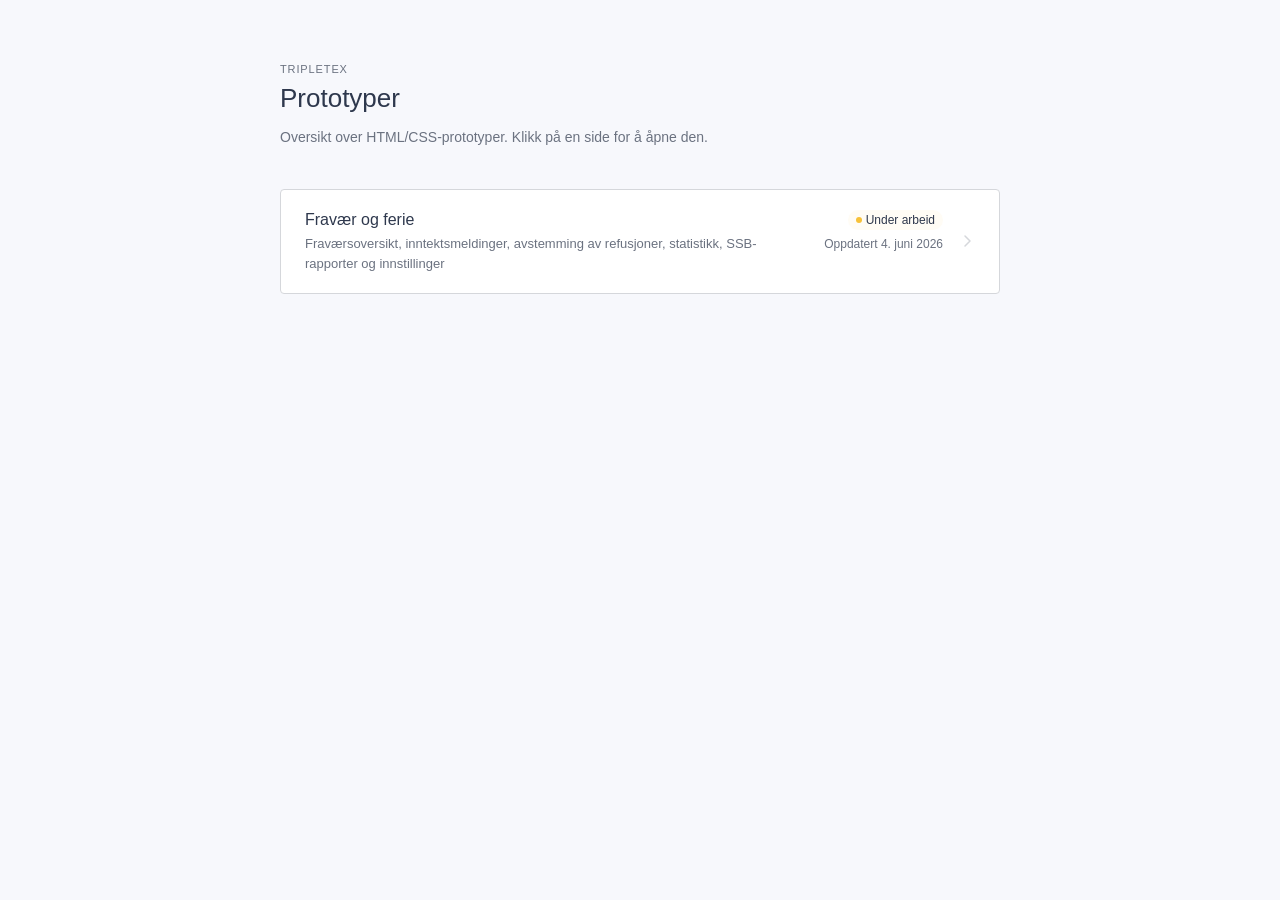
<file: index.html>
<!DOCTYPE html>
<html lang="no">
<head>
  <meta charset="UTF-8">
  <meta name="viewport" content="width=device-width, initial-scale=1.0">
  <title>Prototyper – Tripletex</title>
  <link rel="stylesheet" href="https://cdn.tripletex.no/google-fonts/rubik-400-500-800.css">
  <link rel="stylesheet" href="_system/tokens.css">
  <style>
    *, *::before, *::after { box-sizing: border-box; margin: 0; padding: 0; }

    body {
      font: 14px/1.5 "Rubik", sans-serif;
      color: var(--text-primary);
      background: var(--surface-background);
      min-height: 100vh;
      padding: var(--space-64) var(--space-32);
    }

    .page { width: 100%; max-width: 720px; margin: 0 auto; }

    .header { margin-bottom: var(--space-40); }

    .header-eyebrow {
      font: 500 11px/1 "Rubik", sans-serif;
      letter-spacing: 0.08em;
      text-transform: uppercase;
      color: var(--text-muted);
      margin-bottom: var(--space-8);
    }

    .header-title {
      font: 500 26px/1.2 "Rubik", sans-serif;
      color: var(--text-primary);
      margin-bottom: var(--space-12);
    }

    .header-desc {
      font: 14px/1.6 "Rubik", sans-serif;
      color: var(--text-muted);
    }

    /* Prototype-kort */
    .proto-card {
      display: flex;
      align-items: center;
      gap: var(--space-16);
      background: var(--surface-default);
      border: 1px solid var(--border-muted);
      border-radius: var(--radius-default);
      margin-bottom: var(--space-16);
      padding: var(--space-20) var(--space-24);
      text-decoration: none;
      color: inherit;
      transition: border-color 0.15s, box-shadow 0.15s;
    }

    .proto-card:hover {
      border-color: var(--border-hover);
      box-shadow: 0 2px 10px rgba(10, 65, 250, 0.07);
    }

    .proto-card-header {
      display: flex;
      align-items: flex-start;
      justify-content: space-between;
      gap: var(--space-16);
      flex: 1;
      min-width: 0;
    }

    .proto-card-title {
      font: 500 16px/1.3 "Rubik", sans-serif;
      color: var(--text-primary);
      margin-bottom: var(--space-4);
    }

    .proto-card-desc {
      font: 13px/1.5 "Rubik", sans-serif;
      color: var(--text-muted);
    }

    .proto-card-meta {
      display: flex;
      flex-direction: column;
      align-items: flex-end;
      gap: var(--space-8);
      flex-shrink: 0;
    }

    .status-badge {
      display: inline-flex;
      align-items: center;
      gap: var(--space-4);
      font: 12px/1 "Rubik", sans-serif;
      padding: var(--space-4) var(--space-8);
      border-radius: var(--radius-full);
    }

    .status-badge::before {
      content: "";
      width: 6px;
      height: 6px;
      border-radius: 50%;
      flex-shrink: 0;
    }

    .status-badge--active {
      background: var(--surface-success-rest);
      color: var(--text-primary);
    }
    .status-badge--active::before { background: var(--surface-success-active); }

    .status-badge--wip {
      background: var(--surface-warning-rest);
      color: var(--text-primary);
    }
    .status-badge--wip::before { background: var(--surface-warning-active); }

    .status-badge--planned {
      background: var(--surface-background);
      border: 1px solid var(--border-muted);
      color: var(--text-muted);
    }
    .status-badge--planned::before { background: var(--border-muted); }

    .proto-date {
      font: 12px/1 "Rubik", sans-serif;
      color: var(--text-muted);
    }

    .proto-card-arrow {
      color: var(--border-muted);
      flex-shrink: 0;
      transition: color 0.15s;
    }

    .proto-card:hover .proto-card-arrow {
      color: var(--text-action);
    }
  </style>
</head>
<body>

<div class="page">

  <div class="header">
    <div class="header-eyebrow">Tripletex</div>
    <h1 class="header-title">Prototyper</h1>
    <p class="header-desc">Oversikt over HTML/CSS-prototyper. Klikk på en side for å åpne den.</p>
  </div>

  <!-- Absence v1 -->
  <a class="proto-card" href="prototyper/absence-v1/fravaersoversikt.html" target="_blank">
    <div class="proto-card-header">
      <div>
        <div class="proto-card-title">Fravær og ferie</div>
        <div class="proto-card-desc">Fraværsoversikt, inntektsmeldinger, avstemming av refusjoner, statistikk, SSB-rapporter og innstillinger</div>
      </div>
      <div class="proto-card-meta">
        <span class="status-badge status-badge--wip">Under arbeid</span>
        <span class="proto-date">Oppdatert 4. juni 2026</span>
      </div>
    </div>
    <svg class="proto-card-arrow" width="16" height="16" viewBox="0 0 16 16" fill="none">
      <path d="M6 3l5 5-5 5" stroke="currentColor" stroke-width="1.5" stroke-linecap="round" stroke-linejoin="round"/>
    </svg>
  </a>

</div>

</body>
</html>
</file>
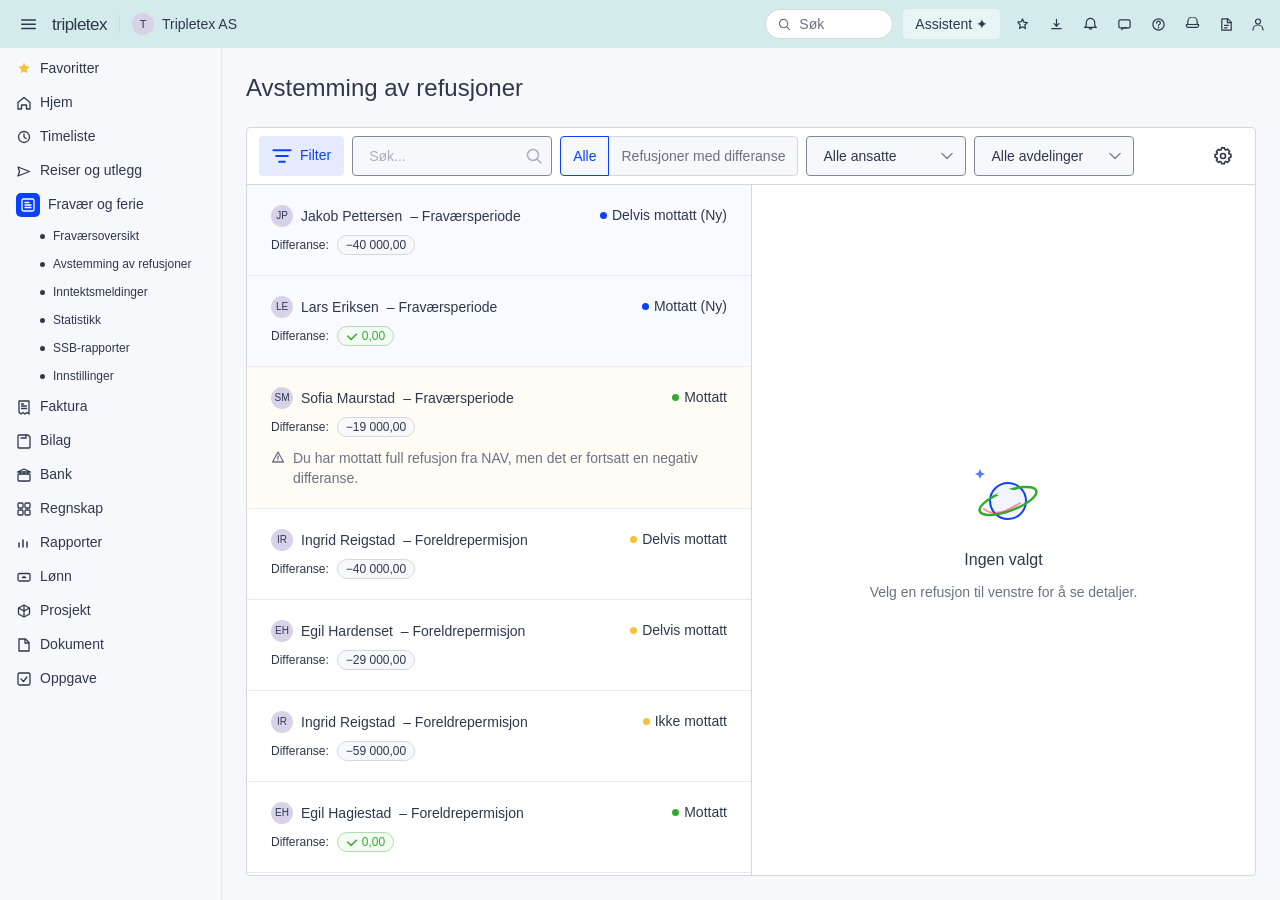
<file: prototyper/avstemming-refusjoner-v1/index.html>
<!DOCTYPE html>
<html lang="no">
<head>
  <meta charset="UTF-8">
  <meta name="viewport" content="width=device-width, initial-scale=1.0">
  <title>Avstemming av refusjoner – Tripletex</title>
  <link rel="stylesheet" href="https://cdn.tripletex.no/google-fonts/rubik-400-500-800.css">
  <link rel="stylesheet" href="../../_system/tokens.css">
  <link rel="stylesheet" href="../../_system/components.css">
  <link rel="stylesheet" href="../../_system/layout.css">
  <style>

    .main-content { overflow: hidden; }
    .page { flex: 1; overflow: hidden; }

    .content-card {
      flex: 1;
      min-height: 0;
      border: 1px solid var(--border-muted);
      border-radius: var(--radius-default);
      overflow: hidden;
      background: var(--surface-default);
      display: flex;
      flex-direction: column;
    }

    /* Split view */
    .split-body {
      display: flex;
      flex: 1;
      min-height: 0;
    }
    .split-left {
      width: 50%;
      flex-shrink: 0;
      overflow-y: auto;
      min-width: 220px;
    }
    .split-divider {
      width: 1px;
      flex-shrink: 0;
      cursor: col-resize;
      background: var(--border-muted);
      position: relative;
      transition: background 0.15s;
    }
    .split-divider::before {
      content: '';
      position: absolute;
      top: 0; bottom: 0;
      left: -5px; right: -5px;
    }
    .split-divider:hover,
    .split-divider--dragging { background: var(--action-primary-rest); }
    .split-right {
      flex: 1;
      overflow-y: auto;
      background: var(--surface-default);
      min-width: 300px;
    }

    /* Filter bar */
    .filter-bar {
      display: flex;
      align-items: center;
      gap: var(--space-8);
      padding: var(--space-8) var(--space-12);
      border-bottom: 1px solid var(--border-muted);
      flex-shrink: 0;
      flex-wrap: wrap;
    }
    .filter-bar-left {
      display: flex;
      align-items: center;
      gap: var(--space-8);
      flex: 1;
      flex-wrap: wrap;
    }
    .filter-bar-right {
      display: flex;
      align-items: center;
      gap: var(--space-8);
      flex-shrink: 0;
    }

    .cs-group { display: flex; }
    .cs-btn {
      height: var(--size-large);
      padding: 0 var(--space-12);
      background: var(--surface-background);
      border: 1px solid var(--border-muted);
      font: 14px/1 "Rubik", sans-serif;
      color: var(--text-muted);
      cursor: pointer;
      white-space: nowrap;
      position: relative;
    }
    .cs-btn:first-child { border-radius: var(--radius-default) 0 0 var(--radius-default); }
    .cs-btn:last-child { border-radius: 0 var(--radius-default) var(--radius-default) 0; margin-left: -1px; }
    .cs-btn--active {
      border-color: var(--action-primary-rest);
      color: var(--action-primary-rest);
      font-weight: 500;
      z-index: 1;
    }

    .toggle-wrap {
      display: flex;
      align-items: center;
      gap: var(--space-8);
      font: 14px/1.4 "Rubik", sans-serif;
      color: var(--text-primary);
      white-space: nowrap;
    }
    .toggle {
      width: 36px;
      height: 20px;
      background: var(--border-muted);
      border-radius: var(--radius-full);
      position: relative;
      cursor: pointer;
      flex-shrink: 0;
      border: none;
    }
    .toggle::after {
      content: '';
      position: absolute;
      top: 2px; left: 2px;
      width: 16px; height: 16px;
      background: var(--surface-default);
      border-radius: var(--radius-full);
    }

    /* List rows */
    .list-row {
      padding: var(--space-20) var(--space-24);
      border-bottom: 1px solid var(--border-faint);
      cursor: pointer;
      background: var(--surface-default);
      transition: background 0.1s;
      position: relative;
    }
    .list-row:hover { background: var(--surface-info-rest); }
    .list-row--new { background: color-mix(in srgb, var(--surface-info-rest) 50%, transparent); }
    .list-row--new:hover { background: var(--surface-info-rest); }
    .list-row--caution { background: var(--surface-warning-rest); }
    .list-row--caution:hover { background: var(--surface-info-rest); }
    .list-row--selected {
      background: var(--surface-info-rest) !important;
      box-shadow: inset 3px 0 0 var(--action-primary-rest);
    }
    .list-row--selected .row-name,
    .list-row--selected .row-type { font-weight: 500; }

    .row-top {
      display: flex;
      align-items: flex-start;
      justify-content: space-between;
      gap: var(--space-8);
      margin-bottom: var(--space-8);
    }
    .row-info { flex: 1; min-width: 0; }
    .row-name-line {
      display: flex;
      align-items: center;
      gap: var(--space-8);
      flex-wrap: wrap;
    }
    .row-initials {
      width: 22px; height: 22px;
      border-radius: var(--radius-full);
      background: var(--surface-avatar);
      display: inline-flex;
      align-items: center;
      justify-content: center;
      font: 500 10px/1 "Rubik", sans-serif;
      color: var(--text-primary);
      flex-shrink: 0;
    }
    .row-name { font: 14px/1.3 "Rubik", sans-serif; color: var(--text-primary); }
    .row-type { font: 14px/1.3 "Rubik", sans-serif; color: var(--text-primary); }
    .row-right {
      display: flex;
      align-items: center;
      gap: var(--space-4);
      flex-shrink: 0;
    }

    .row-differanse {
      display: flex;
      align-items: center;
      gap: var(--space-8);
      margin-top: var(--space-4);
    }
    .row-differanse-label {
      font: 500 12px/1 "Rubik", sans-serif;
      color: var(--text-primary);
    }
    .diff-pill {
      display: inline-flex;
      align-items: center;
      gap: var(--space-4);
      height: 20px;
      padding: 0 var(--space-8);
      border-radius: var(--radius-full);
      font: 12px/1 "Rubik", sans-serif;
      color: var(--text-primary);
      border: 1px solid transparent;
    }
    .diff-pill--negative {
      background: var(--surface-background);
      border-color: var(--border-muted);
    }
    .diff-pill--zero {
      background: var(--surface-success-rest);
      border-color: var(--border-success-hover);
      color: var(--surface-success-active);
    }
    .diff-pill--zero svg { color: var(--surface-success-active); }

    .row-warning {
      display: flex;
      align-items: flex-start;
      gap: var(--space-8);
      margin-top: var(--space-12);
      font: 14px/1.4 "Rubik", sans-serif;
      color: var(--text-muted);
    }
    .row-warning-icon { flex-shrink: 0; margin-top: 1px; color: var(--text-muted); }

    /* Detail panel layout */
    .dp-body {
      padding: var(--space-24) var(--space-24) var(--space-24);
    }
    .dp-employee {
      display: flex;
      align-items: center;
      gap: var(--space-12);
      margin-bottom: var(--space-24);
    }
    .dp-avatar {
      width: 34px; height: 34px;
      border-radius: var(--radius-full);
      background: var(--surface-info-hover);
      display: flex;
      align-items: center;
      justify-content: center;
      font: 500 12px/1 "Rubik", sans-serif;
      color: var(--text-action);
      flex-shrink: 0;
    }
    .dp-name {
      font: 500 20px/1.3 "Rubik", sans-serif;
      color: var(--text-primary);
    }
    .dp-type {
      font: 500 20px/1.3 "Rubik", sans-serif;
      color: var(--text-action);
    }

    .section-title {
      font: 500 16px/1.3 "Rubik", sans-serif;
      color: var(--text-primary);
      margin-bottom: var(--space-8);
    }

    /* Refusjon table — følger tx-table regler fra components.css */
    .table-wrap {
      border: 1px solid var(--border-muted);
      border-radius: var(--radius-default);
      overflow: hidden;
      margin-bottom: var(--space-16);
    }
    .ref-table {
      width: 100%;
      border-collapse: collapse;
      font: 14px/1.5 "Rubik", sans-serif;
    }
    .ref-table thead th {
      text-align: left;
      padding: var(--space-8) var(--space-12);
      font-weight: 500;
      color: var(--text-primary);
      border-bottom: 1px solid var(--border-muted);
      white-space: nowrap;
      background: var(--surface-info-rest);
    }
    .ref-table thead th:not(:first-child) {
      text-align: right;
      font-feature-settings: 'lnum' 1, 'tnum' 1;
    }
    .ref-table thead th:last-child { text-align: center; width: 40px; }
    .ref-table tbody td {
      padding: var(--space-8) var(--space-12);
      vertical-align: middle;
      border-bottom: 1px solid var(--border-muted);
      color: var(--text-primary);
    }
    .ref-table tbody td:not(:first-child) {
      text-align: right;
      font-feature-settings: 'lnum' 1, 'tnum' 1;
    }
    .ref-table tbody td:last-child { text-align: center; font-feature-settings: normal; }
    .ref-table tbody tr:last-child td { border-bottom: none; }
    .ref-table tbody tr:hover td { background: var(--action-neutral-hover); }
    .ref-table .sum-row td {
      font-weight: 500;
      border-top: 1px solid var(--border-muted);
      border-bottom: none;
    }
    .se-utregning {
      font: 14px/1.3 "Rubik", sans-serif;
      color: var(--text-action);
      cursor: pointer;
    }
    .se-utregning:hover { text-decoration: underline; }
    .nav-received {
      font: 14px/1.3 "Rubik", sans-serif;
      color: var(--text-muted);
      margin-top: 2px;
    }
    .eye-btn {
      background: none;
      border: none;
      cursor: pointer;
      color: var(--text-primary);
      display: flex;
      align-items: center;
      justify-content: center;
      border-radius: var(--radius-default);
      width: 28px; height: 28px;
      margin: 0 auto;
    }
    .eye-btn:hover { background: var(--surface-info-highlight); }

    /* Status box */
    .status-box {
      border: 1px solid var(--border-muted);
      border-radius: var(--radius-default);
      overflow: hidden;
    }
    .status-box-header {
      padding: var(--space-16) var(--space-20) var(--space-4);
      font: 500 16px/1.3 "Rubik", sans-serif;
      color: var(--text-primary);
      display: flex;
      align-items: center;
      justify-content: space-between;
    }
    .status-box-body {
      padding: var(--space-8) var(--space-20) var(--space-16);
      display: flex;
      flex-direction: column;
      gap: var(--space-12);
    }
    .status-row {
      display: flex;
      align-items: center;
      gap: var(--space-8);
    }
    .status-indicator {
      width: 10px; height: 10px;
      border-radius: var(--radius-full);
      flex-shrink: 0;
    }
    .status-indicator--error { background: var(--surface-error-active); }
    .status-indicator--warning { background: var(--surface-warning-active); }
    .status-indicator--success { background: var(--surface-success-active); }
    .status-text {
      font: 14px/1.4 "Rubik", sans-serif;
      color: var(--text-primary);
    }

    /* Alert */
    .alert {
      display: flex;
      align-items: flex-start;
      gap: var(--space-12);
      padding: var(--space-12) var(--space-16);
      border-radius: var(--radius-default);
      border: 1px solid;
      margin-bottom: var(--space-24);
      font: 14px/1.5 "Rubik", sans-serif;
    }
    .alert--warning {
      background: var(--surface-warning-rest);
      border-color: var(--border-warning);
      color: var(--text-primary);
    }
    .alert-icon { flex-shrink: 0; color: var(--text-muted); margin-top: 1px; }
    .alert-body { flex: 1; }
    .alert-link { color: var(--text-link); text-decoration: none; }
    .alert-link:hover { text-decoration: underline; }
    .alert-sparkle { color: var(--text-action); margin-left: 3px; font-size: 13px; }
    .alert-close {
      flex-shrink: 0;
      background: none;
      border: none;
      cursor: pointer;
      color: var(--text-muted);
      display: flex;
      align-items: center;
      justify-content: center;
      width: 20px; height: 20px;
      border-radius: 3px;
      font-size: 16px;
      line-height: 1;
      padding: 0;
    }
    .alert-close:hover { background: var(--border-warning-hover); color: var(--text-primary); }

    /* Popover */
    .popover-wrap { position: relative; display: inline; }
    .popover {
      position: fixed;
      width: 268px;
      background: var(--surface-default);
      border: 1px solid var(--border-muted);
      border-radius: 8px;
      box-shadow: 0 4px 20px rgba(0,0,0,0.10);
      padding: var(--space-16);
      z-index: 1000;
      display: none;
    }
    .popover.popover--open { display: block; }
    .popover::after {
      content: '';
      position: absolute;
      bottom: -7px; left: 50%; transform: translateX(-50%) rotate(45deg);
      width: 12px; height: 12px;
      background: var(--surface-default);
      border-right: 1px solid var(--border-muted);
      border-bottom: 1px solid var(--border-muted);
    }
    .popover-title {
      font: 500 14px/1.4 "Rubik", sans-serif;
      color: var(--text-primary);
      margin-bottom: var(--space-8);
    }
    .popover-body {
      font: 14px/1.5 "Rubik", sans-serif;
      color: var(--text-primary);
      margin-bottom: var(--space-12);
    }
    .popover-action {
      font: 14px/1 "Rubik", sans-serif;
      color: var(--text-link);
      text-decoration: none;
      cursor: pointer;
      background: none;
      border: none;
      padding: 0;
    }
    .popover-action:hover { text-decoration: underline; }

    /* Empty state */
    .empty-state {
      display: flex;
      flex-direction: column;
      align-items: center;
      justify-content: center;
      gap: var(--space-12);
      padding: var(--space-48);
      height: 100%;
      text-align: center;
    }
    .empty-state-title {
      font: 500 16px/1.4 "Rubik", sans-serif;
      color: var(--text-primary);
    }
    .empty-state-text {
      font: 14px/1.4 "Rubik", sans-serif;
      color: var(--text-muted);
      max-width: 280px;
    }

    /* Close button row in detail panel */
    .dp-close-row {
      display: flex;
      justify-content: flex-end;
      padding: var(--space-8) var(--space-8) 0;
    }
    .detail-close {
      width: var(--size-large);
      height: var(--size-large);
      display: inline-flex;
      align-items: center;
      justify-content: center;
      border-radius: var(--radius-default);
      border: none;
      background: transparent;
      color: var(--text-primary);
      cursor: pointer;
    }
    .detail-close:hover { background: var(--action-neutral-hover); }
    .detail-close svg { width: 16px; height: 16px; }

    /* Icon button in filter bar */
    .icon-btn {
      width: var(--size-large);
      height: var(--size-large);
      background: none;
      border: none;
      border-radius: var(--radius-default);
      display: flex;
      align-items: center;
      justify-content: center;
      cursor: pointer;
      color: var(--text-primary);
    }
    .icon-btn:hover { background: var(--surface-background); }

  </style>
</head>
<body>

<div class="app-shell">

  <!-- TOPBAR -->
  <header class="app-topbar">
    <div class="topbar-left">
      <button class="topbar-icon-btn" title="Meny">
        <svg viewBox="0 0 16 16" fill="none"><rect y="2.5" width="16" height="1.5" rx="0.75" fill="currentColor"/><rect y="7" width="16" height="1.5" rx="0.75" fill="currentColor"/><rect y="11.5" width="16" height="1.5" rx="0.75" fill="currentColor"/></svg>
      </button>
      <span class="topbar-logo">tripletex</span>
      <span class="topbar-sep"></span>
      <div class="topbar-company">
        <span class="topbar-company-badge">T</span>
        <span class="topbar-company-name">Tripletex AS</span>
      </div>
    </div>
    <div class="topbar-right">
      <div class="topbar-search">
        <svg viewBox="0 0 14 14" fill="none"><circle cx="6" cy="6" r="4.5" stroke="currentColor" stroke-width="1.3"/><path d="M9.5 9.5L12.5 12.5" stroke="currentColor" stroke-width="1.3" stroke-linecap="round"/></svg>
        Søk
      </div>
      <button class="topbar-assistant">Assistent ✦</button>
      <button class="topbar-icon-btn" title="Favoritter"><svg viewBox="0 0 16 16" fill="none"><path d="M8 2l1.5 3.5 3.7.5-2.7 2.6.6 3.7L8 10.5l-3.1 1.8.6-3.7L3 5.5l3.7-.5L8 2z" stroke="currentColor" stroke-width="1.3" stroke-linejoin="round"/></svg></button>
      <button class="topbar-icon-btn" title="Last ned"><svg viewBox="0 0 16 16" fill="none"><path d="M8 2.5v7M5.5 7l2.5 3 2.5-3" stroke="currentColor" stroke-width="1.3" stroke-linecap="round" stroke-linejoin="round"/><path d="M3 12.5h10" stroke="currentColor" stroke-width="1.3" stroke-linecap="round"/></svg></button>
      <button class="topbar-icon-btn" title="Varsler"><svg viewBox="0 0 16 16" fill="none"><path d="M8 1.5A4.5 4.5 0 003.5 6v3L2 11h12l-1.5-2V6A4.5 4.5 0 008 1.5z" stroke="currentColor" stroke-width="1.3"/><path d="M6.5 11.5a1.5 1.5 0 003 0" stroke="currentColor" stroke-width="1.3"/></svg></button>
      <button class="topbar-icon-btn" title="Meldinger"><svg viewBox="0 0 16 16" fill="none"><rect x="2" y="3" width="12" height="8.5" rx="1.5" stroke="currentColor" stroke-width="1.3"/><path d="M5 13.5l1.5-2h4" stroke="currentColor" stroke-width="1.3" stroke-linecap="round" stroke-linejoin="round"/></svg></button>
      <button class="topbar-icon-btn" title="Hjelp"><svg viewBox="0 0 16 16" fill="none"><circle cx="8" cy="8" r="6" stroke="currentColor" stroke-width="1.3"/><path d="M8 11v.5" stroke="currentColor" stroke-width="1.5" stroke-linecap="round"/><path d="M6 6.5a2 2 0 114 0c0 1.5-2 1.5-2 2.5" stroke="currentColor" stroke-width="1.3" stroke-linecap="round"/></svg></button>
      <button class="topbar-icon-btn" title="Kunngjøringer"><svg viewBox="0 0 16 16" fill="none"><path d="M3 8V5a5 5 0 0110 0v3" stroke="currentColor" stroke-width="1.3"/><path d="M1.5 8h13v1a2 2 0 01-2 2h-9a2 2 0 01-2-2V8z" stroke="currentColor" stroke-width="1.3" stroke-linejoin="round"/></svg></button>
      <button class="topbar-icon-btn" title="Rapporter"><svg viewBox="0 0 16 16" fill="none"><path d="M4 2h5.5L13 5.5V14H3V2z" stroke="currentColor" stroke-width="1.3" stroke-linejoin="round"/><path d="M9 2v4h4M6 9h4M6 11.5h2.5" stroke="currentColor" stroke-width="1.3" stroke-linecap="round"/></svg></button>
      <button class="topbar-user-btn" title="Bruker"><svg viewBox="0 0 14 14" fill="none"><circle cx="7" cy="4.5" r="2.5" stroke="currentColor" stroke-width="1.2"/><path d="M2 13c0-2.8 2.2-5 5-5s5 2.2 5 5" stroke="currentColor" stroke-width="1.2" stroke-linecap="round"/></svg></button>
    </div>
  </header>

  <div class="app-body">

    <!-- SIDEBAR -->
    <nav class="sidebar">
      <a class="nav-item" href="#"><span class="nav-icon" style="color:var(--surface-warning-active);"><svg viewBox="0 0 16 16" fill="currentColor"><path d="M8 1.5l1.6 3.6 3.9.6-2.8 2.7.7 3.9L8 10.5l-3.4 1.8.7-3.9L2.5 5.7l3.9-.6L8 1.5z"/></svg></span>Favoritter</a>
      <a class="nav-item" href="#"><span class="nav-icon"><svg viewBox="0 0 16 16" fill="none"><path d="M2 7.5l6-5 6 5V14H10.5v-4h-5v4H2V7.5z" stroke="currentColor" stroke-width="1.3" stroke-linejoin="round"/></svg></span>Hjem</a>
      <a class="nav-item" href="#"><span class="nav-icon"><svg viewBox="0 0 16 16" fill="none"><circle cx="8" cy="8" r="5.5" stroke="currentColor" stroke-width="1.3"/><path d="M8 5v3l2 1.5" stroke="currentColor" stroke-width="1.3" stroke-linecap="round" stroke-linejoin="round"/></svg></span>Timeliste</a>
      <a class="nav-item" href="#"><span class="nav-icon"><svg viewBox="0 0 16 16" fill="none"><path d="M13.5 8.5L2 13l1.5-4.5L2 4l11.5 4.5z" stroke="currentColor" stroke-width="1.3" stroke-linejoin="round"/></svg></span>Reiser og utlegg</a>
      <div class="nav-item nav-item--active"><span class="nav-icon"><svg viewBox="0 0 16 16" fill="none"><rect x="2" y="2" width="12" height="12" rx="1.5" stroke="currentColor" stroke-width="1.3"/><path d="M5 8h6M5 5.5h4M5 10.5h6" stroke="currentColor" stroke-width="1.3" stroke-linecap="round"/></svg></span>Fravær og ferie</div>
      <a class="nav-sub" href="../fravaersoversikt-v1/index.html"><span class="nav-bullet"></span>Fraværsoversikt</a>
      <a class="nav-sub nav-sub--active" href="index.html"><span class="nav-bullet"></span>Avstemming av refusjoner</a>
      <a class="nav-sub" href="../inntektsmeldinger-v1/index.html"><span class="nav-bullet"></span>Inntektsmeldinger</a>
      <a class="nav-sub" href="../statistikk-v1/index.html"><span class="nav-bullet"></span>Statistikk</a>
      <a class="nav-sub" href="../ssb-rapporter-v1/index.html"><span class="nav-bullet"></span>SSB-rapporter</a>
      <a class="nav-sub" href="../innstillinger-v1/index.html"><span class="nav-bullet"></span>Innstillinger</a>
      <a class="nav-item" href="#"><span class="nav-icon"><svg viewBox="0 0 16 16" fill="none"><path d="M3 2h10v13l-2-1.5-2 1.5-2-1.5-2 1.5-2-1.5V2z" stroke="currentColor" stroke-width="1.3" stroke-linejoin="round"/><path d="M5.5 7h5M5.5 9.5h5M5.5 5h2" stroke="currentColor" stroke-width="1.3" stroke-linecap="round"/></svg></span>Faktura</a>
      <a class="nav-item" href="#"><span class="nav-icon"><svg viewBox="0 0 16 16" fill="none"><path d="M4 2h8l2 2v10a1 1 0 01-1 1H3a1 1 0 01-1-1V3a1 1 0 011-1z" stroke="currentColor" stroke-width="1.3" stroke-linejoin="round"/><path d="M10 2v3H5" stroke="currentColor" stroke-width="1.3" stroke-linecap="round"/></svg></span>Bilag</a>
      <a class="nav-item" href="#"><span class="nav-icon"><svg viewBox="0 0 16 16" fill="none"><rect x="2" y="7" width="12" height="7" rx="1" stroke="currentColor" stroke-width="1.3"/><path d="M4 7V5M8 7V5M12 7V5" stroke="currentColor" stroke-width="1.3" stroke-linecap="round"/><path d="M1.5 5h13l-6.5-3L1.5 5z" stroke="currentColor" stroke-width="1.3" stroke-linejoin="round"/></svg></span>Bank</a>
      <a class="nav-item" href="#"><span class="nav-icon"><svg viewBox="0 0 16 16" fill="none"><rect x="2" y="2" width="5" height="5" rx="1" stroke="currentColor" stroke-width="1.3"/><rect x="9" y="2" width="5" height="5" rx="1" stroke="currentColor" stroke-width="1.3"/><rect x="2" y="9" width="5" height="5" rx="1" stroke="currentColor" stroke-width="1.3"/><rect x="9" y="9" width="5" height="5" rx="1" stroke="currentColor" stroke-width="1.3"/></svg></span>Regnskap</a>
      <a class="nav-item" href="#"><span class="nav-icon"><svg viewBox="0 0 16 16" fill="none"><path d="M3 12V8M7 12V5M11 12V7" stroke="currentColor" stroke-width="1.5" stroke-linecap="round"/></svg></span>Rapporter</a>
      <a class="nav-item" href="#"><span class="nav-icon"><svg viewBox="0 0 16 16" fill="none"><rect x="2" y="4.5" width="12" height="7.5" rx="1.5" stroke="currentColor" stroke-width="1.3"/><path d="M8 7.5v1M6.5 8.5h3" stroke="currentColor" stroke-width="1.5" stroke-linecap="round"/></svg></span>Lønn</a>
      <a class="nav-item" href="#"><span class="nav-icon"><svg viewBox="0 0 16 16" fill="none"><path d="M8 2L2.5 5v6L8 14l5.5-3V5L8 2z" stroke="currentColor" stroke-width="1.3" stroke-linejoin="round"/><path d="M8 2v12M2.5 5L8 8l5.5-3" stroke="currentColor" stroke-width="1.3"/></svg></span>Prosjekt</a>
      <a class="nav-item" href="#"><span class="nav-icon"><svg viewBox="0 0 16 16" fill="none"><path d="M4 2h5.5L13 5.5V14H3V2z" stroke="currentColor" stroke-width="1.3" stroke-linejoin="round"/><path d="M9 2v4h4" stroke="currentColor" stroke-width="1.3"/></svg></span>Dokument</a>
      <a class="nav-item" href="#"><span class="nav-icon"><svg viewBox="0 0 16 16" fill="none"><rect x="2" y="2" width="12" height="12" rx="1.5" stroke="currentColor" stroke-width="1.3"/><path d="M5 8l2.5 2.5L11 6" stroke="currentColor" stroke-width="1.3" stroke-linecap="round" stroke-linejoin="round"/></svg></span>Oppgave</a>
    </nav>

    <!-- MAIN CONTENT -->
    <main class="main-content">
      <div class="page">

        <!-- PAGE HEADER -->
        <div class="page-header">
          <h1 class="page-title" style="font-weight:400;">Avstemming av refusjoner</h1>
        </div>

        <!-- CONTENT CARD -->
        <div class="content-card">

          <!-- FILTER BAR -->
          <div class="filter-bar">
            <div class="filter-bar-left">
              <button class="btn btn-secondary">
                <svg width="16" height="16" viewBox="0 0 14 14" fill="none"><path d="M1 3h12M3 7h8M5 11h4" stroke="currentColor" stroke-width="1.5" stroke-linecap="round"/></svg>
                Filter
              </button>
              <div class="input-search-wrap">
                <input class="input" type="search" placeholder="Søk...">
                <svg class="input-search-icon" viewBox="0 0 20 20" fill="none"><circle cx="9" cy="9" r="5.5" stroke="currentColor" stroke-width="1.5"/><path d="M13.5 13.5L17 17" stroke="currentColor" stroke-width="1.5" stroke-linecap="round"/></svg>
              </div>
              <div class="cs-group">
                <button class="cs-btn cs-btn--active">Alle</button>
                <button class="cs-btn">Refusjoner med differanse</button>
              </div>
              <select class="input toolbar-select"><option>Alle ansatte</option></select>
              <select class="input toolbar-select"><option>Alle avdelinger</option></select>

            </div>
            <div class="filter-bar-right">
              <button class="icon-btn" title="Innstillinger">
                <svg width="18" height="18" viewBox="0 0 16 16" fill="none"><path d="M6.8 1.5h2.4l.3 1.4.9.4 1.2-.8 1.7 1.7-.8 1.2.4.9 1.4.3v2.4l-1.4.3-.4.9.8 1.2-1.7 1.7-1.2-.8-.9.4-.3 1.4H6.8l-.3-1.4-.9-.4-1.2.8-1.7-1.7.8-1.2-.4-.9-1.4-.3V6.8l1.4-.3.4-.9-.8-1.2 1.7-1.7 1.2.8.9-.4.3-1.4z" stroke="currentColor" stroke-width="1.3" stroke-linejoin="round"/><circle cx="8" cy="8" r="2" stroke="currentColor" stroke-width="1.3"/></svg>
              </button>
            </div>
          </div>

          <!-- SPLIT VIEW -->
          <div class="split-body">

            <!-- LEFT: liste -->
            <div class="split-left">

              <!-- Jakob Pettersen – Delvis mottatt (Ny) -->
              <div id="row-jakob-ny" class="list-row list-row--new" onclick="selectRow(this,'dp-jakob-ny')">
                <div class="row-top">
                  <div class="row-name-line row-info">
                    <span class="row-initials">JP</span>
                    <span class="row-name">Jakob Pettersen</span>
                    <span class="row-type">– Fraværsperiode</span>
                  </div>
                  <div class="row-right">
                    <span class="status-dot status-dot--info">Delvis mottatt (Ny)</span>
                  </div>
                </div>
                <div class="row-differanse">
                  <span class="row-differanse-label">Differanse:</span>
                  <span class="diff-pill diff-pill--negative">−40 000,00</span>
                </div>
              </div>

              <!-- Lars Eriksen – Mottatt (Ny), 0 differanse -->
              <div id="row-lars" class="list-row list-row--new" onclick="selectRow(this,'dp-lars')">
                <div class="row-top">
                  <div class="row-name-line row-info">
                    <span class="row-initials">LE</span>
                    <span class="row-name">Lars Eriksen</span>
                    <span class="row-type">– Fraværsperiode</span>
                  </div>
                  <div class="row-right">
                    <span class="status-dot status-dot--info">Mottatt (Ny)</span>
                  </div>
                </div>
                <div class="row-differanse">
                  <span class="row-differanse-label">Differanse:</span>
                  <span class="diff-pill diff-pill--zero">
                    <svg width="12" height="12" viewBox="0 0 14 14" fill="none"><path d="M2 7l4 4 6-6" stroke="currentColor" stroke-width="1.8" stroke-linecap="round" stroke-linejoin="round"/></svg>
                    0,00
                  </span>
                </div>
              </div>

              <!-- Sofia Maurstad – Mottatt, negativ differanse (advarsel) -->
              <div id="row-sofia" class="list-row list-row--caution" onclick="selectRow(this,'dp-sofia')">
                <div class="row-top">
                  <div class="row-name-line row-info">
                    <span class="row-initials">SM</span>
                    <span class="row-name">Sofia Maurstad</span>
                    <span class="row-type">– Fraværsperiode</span>
                  </div>
                  <div class="row-right">
                    <span class="status-dot status-dot--success">Mottatt</span>
                  </div>
                </div>
                <div class="row-differanse">
                  <span class="row-differanse-label">Differanse:</span>
                  <span class="diff-pill diff-pill--negative">−19 000,00</span>
                </div>
                <div class="row-warning">
                  <span class="row-warning-icon">
                    <svg width="14" height="14" viewBox="0 0 14 14" fill="none"><path d="M7 2L1.5 12h11L7 2z" stroke="currentColor" stroke-width="1.3" stroke-linejoin="round"/><path d="M7 6v3" stroke="currentColor" stroke-width="1.3" stroke-linecap="round"/><circle cx="7" cy="10.5" r="0.5" fill="currentColor"/></svg>
                  </span>
                  Du har mottatt full refusjon fra NAV, men det er fortsatt en negativ differanse.
                </div>
              </div>

              <!-- Ingrid Reigstad – Delvis mottatt -->
              <div id="row-ingrid-1" class="list-row" onclick="selectRow(this,'dp-ingrid-1')">
                <div class="row-top">
                  <div class="row-name-line row-info">
                    <span class="row-initials">IR</span>
                    <span class="row-name">Ingrid Reigstad</span>
                    <span class="row-type">– Foreldrepermisjon</span>
                  </div>
                  <div class="row-right">
                    <span class="status-dot status-dot--warning">Delvis mottatt</span>
                  </div>
                </div>
                <div class="row-differanse">
                  <span class="row-differanse-label">Differanse:</span>
                  <span class="diff-pill diff-pill--negative">−40 000,00</span>
                </div>
              </div>

              <!-- Egil Hardenset – Delvis mottatt -->
              <div id="row-egil-h" class="list-row" onclick="selectRow(this,'dp-egil-h')">
                <div class="row-top">
                  <div class="row-name-line row-info">
                    <span class="row-initials">EH</span>
                    <span class="row-name">Egil Hardenset</span>
                    <span class="row-type">– Foreldrepermisjon</span>
                  </div>
                  <div class="row-right">
                    <span class="status-dot status-dot--warning">Delvis mottatt</span>
                  </div>
                </div>
                <div class="row-differanse">
                  <span class="row-differanse-label">Differanse:</span>
                  <span class="diff-pill diff-pill--negative">−29 000,00</span>
                </div>
              </div>

              <!-- Ingrid Reigstad – Ikke mottatt -->
              <div id="row-ingrid-2" class="list-row" onclick="selectRow(this,'dp-ingrid-2')">
                <div class="row-top">
                  <div class="row-name-line row-info">
                    <span class="row-initials">IR</span>
                    <span class="row-name">Ingrid Reigstad</span>
                    <span class="row-type">– Foreldrepermisjon</span>
                  </div>
                  <div class="row-right">
                    <span class="status-dot status-dot--warning">Ikke mottatt</span>
                  </div>
                </div>
                <div class="row-differanse">
                  <span class="row-differanse-label">Differanse:</span>
                  <span class="diff-pill diff-pill--negative">−59 000,00</span>
                </div>
              </div>

              <!-- Egil Hagiestad – Mottatt, 0 differanse -->
              <div id="row-egil-hag-1" class="list-row" onclick="selectRow(this,'dp-egil-hag-1')">
                <div class="row-top">
                  <div class="row-name-line row-info">
                    <span class="row-initials">EH</span>
                    <span class="row-name">Egil Hagiestad</span>
                    <span class="row-type">– Foreldrepermisjon</span>
                  </div>
                  <div class="row-right">
                    <span class="status-dot status-dot--success">Mottatt</span>
                  </div>
                </div>
                <div class="row-differanse">
                  <span class="row-differanse-label">Differanse:</span>
                  <span class="diff-pill diff-pill--zero">
                    <svg width="12" height="12" viewBox="0 0 14 14" fill="none"><path d="M2 7l4 4 6-6" stroke="currentColor" stroke-width="1.8" stroke-linecap="round" stroke-linejoin="round"/></svg>
                    0,00
                  </span>
                </div>
              </div>

              <!-- Egil Hagiestad – Mottatt, 0 differanse #2 -->
              <div id="row-egil-hag-2" class="list-row" onclick="selectRow(this,'dp-egil-hag-2')">
                <div class="row-top">
                  <div class="row-name-line row-info">
                    <span class="row-initials">EH</span>
                    <span class="row-name">Egil Hagiestad</span>
                    <span class="row-type">– Foreldrepermisjon</span>
                  </div>
                  <div class="row-right">
                    <span class="status-dot status-dot--success">Mottatt</span>
                  </div>
                </div>
                <div class="row-differanse">
                  <span class="row-differanse-label">Differanse:</span>
                  <span class="diff-pill diff-pill--zero">
                    <svg width="12" height="12" viewBox="0 0 14 14" fill="none"><path d="M2 7l4 4 6-6" stroke="currentColor" stroke-width="1.8" stroke-linecap="round" stroke-linejoin="round"/></svg>
                    0,00
                  </span>
                </div>
              </div>

              <!-- Jakob Pettersen – Mottatt, 0 differanse -->
              <div id="row-jakob-ok" class="list-row" onclick="selectRow(this,'dp-jakob-ok')">
                <div class="row-top">
                  <div class="row-name-line row-info">
                    <span class="row-initials">JP</span>
                    <span class="row-name">Jakob Pettersen</span>
                    <span class="row-type">– Fraværsperiode</span>
                  </div>
                  <div class="row-right">
                    <span class="status-dot status-dot--success">Mottatt</span>
                  </div>
                </div>
                <div class="row-differanse">
                  <span class="row-differanse-label">Differanse:</span>
                  <span class="diff-pill diff-pill--zero">
                    <svg width="12" height="12" viewBox="0 0 14 14" fill="none"><path d="M2 7l4 4 6-6" stroke="currentColor" stroke-width="1.8" stroke-linecap="round" stroke-linejoin="round"/></svg>
                    0,00
                  </span>
                </div>
              </div>

            </div><!-- /split-left -->

            <div id="split-divider" class="split-divider"></div>

            <!-- RIGHT: detaljpanel -->
            <div class="split-right">

              <!-- Tomt (default) -->
              <div id="dp-empty" class="empty-state">
                <svg width="80" height="80" viewBox="0 0 80 80" fill="none">
                  <path d="M16 12l1.5 3.5L21 17l-3.5 1.5L16 22l-1.5-3.5L11 17l3.5-1.5L16 12z" fill="var(--action-primary-rest)" opacity="0.7"/>
                  <circle cx="44" cy="44" r="18" fill="var(--surface-info-rest)" stroke="var(--action-primary-rest)" stroke-width="2"/>
                  <ellipse cx="44" cy="44" rx="30" ry="10" fill="none" stroke="var(--surface-success-active)" stroke-width="2.5" transform="rotate(-20 44 44)"/>
                  <path d="M32 38 Q44 26 56 38" fill="var(--surface-info-rest)" stroke="none"/>
                  <path d="M20 52 Q32 62 56 46" fill="none" stroke="var(--surface-error-active)" stroke-width="2" opacity="0.5" stroke-linecap="round"/>
                </svg>
                <p class="empty-state-title">Ingen valgt</p>
                <p class="empty-state-text">Velg en refusjon til venstre for å se detaljer.</p>
              </div>

              <!-- DP: Sofia Maurstad – Mottatt med differanse -->
              <div id="dp-sofia" style="display:none;" class="dp-body">
                <div class="dp-employee">
                  <button class="detail-close" onclick="closeDetail()" title="Lukk" style="margin-left:auto;order:99;">
                    <svg viewBox="0 0 16 16" fill="none"><path d="M3 3l10 10M13 3L3 13" stroke="currentColor" stroke-width="1.4" stroke-linecap="round"/></svg>
                  </button>
                  <div class="dp-avatar">SM</div>
                  <div><span class="dp-name">Sofia Maurstad</span><span class="dp-type"> – Fraværsperiode</span></div>
                </div>

                <div class="alert alert--warning" id="alert-sofia">
                  <div class="alert-icon">
                    <svg width="16" height="16" viewBox="0 0 16 16" fill="none"><circle cx="8" cy="8" r="6.5" stroke="currentColor" stroke-width="1.3"/><path d="M8 7v4" stroke="currentColor" stroke-width="1.4" stroke-linecap="round"/><circle cx="8" cy="5" r="0.75" fill="currentColor"/></svg>
                  </div>
                  <div class="alert-body">
                    Du har mottatt full refusjon fra NAV, men det er fortsatt en differanse.
                    <span class="popover-wrap">
                      <a href="#" class="alert-link" onclick="visPopover(event,'popover-sofia')">Se forslag til årsak</a><span class="alert-sparkle">✦</span>
                      <div class="popover" id="popover-sofia">
                        <div class="popover-title">Differansen kan skyldes lønn over 6G</div>
                        <div class="popover-body">NAV dekker kun opp til 6G og Sofia Maurstad har høyere lønn enn dette.</div>
                        <button class="popover-action" onclick="ignorer('sb-sofia'); closePopover('popover-sofia')">Ignorer differanse</button>
                      </div>
                    </span>
                  </div>
                  <button class="alert-close" onclick="document.getElementById('alert-sofia').style.display='none'" title="Lukk">×</button>
                </div>

                <div class="section-title">Refusjoner</div>
                <div class="table-wrap">
                  <table class="ref-table">
                    <thead><tr><th>Lønnsperiode</th><th>Forventet refusjon</th><th>Mottatt fra NAV</th><th>Status på refusjon</th><th>Differanse</th><th></th></tr></thead>
                    <tbody>
                      <tr>
                        <td>01.08.26–31.08.26</td>
                        <td><div>38 000,00</div><div class="se-utregning">Se utregning</div></td>
                        <td><div>19 000,00</div><div class="nav-received">Mottatt 10.09.26</div></td>
                        <td><span class="status-dot status-dot--success">Mottatt</span></td>
                        <td>−19 000,00</td>
                        <td><button class="eye-btn"><svg width="14" height="14" viewBox="0 0 14 14" fill="none"><path d="M1 7s2.5-4 6-4 6 4 6 4-2.5 4-6 4-6-4-6-4z" stroke="currentColor" stroke-width="1.3" stroke-linejoin="round"/><circle cx="7" cy="7" r="1.5" stroke="currentColor" stroke-width="1.3"/></svg></button></td>
                      </tr>
                      <tr class="sum-row">
                        <td>Sum</td><td>38 000,00</td><td>19 000,00</td><td></td><td>−19 000,00</td><td></td>
                      </tr>
                    </tbody>
                  </table>
                </div>
                <div class="status-box">
                  <div class="status-box-header">
                    Status
                    <button id="btn-ignorer-sofia" class="btn btn-primary" style="height:var(--size-medium);font-size:13px;" onclick="ignorer('sb-sofia')">Ignorer differansen</button>
                  </div>
                  <div class="status-box-body" id="sb-sofia">
                    <div class="status-row"><div class="status-indicator status-indicator--warning"></div><span class="status-text">Alle refusjoner er mottatt, men det er en differanse</span></div>
                  </div>
                </div>
              </div>

              <!-- DP: Jakob Pettersen – Delvis mottatt (Ny) -->
              <div id="dp-jakob-ny" style="display:none;" class="dp-body">
                <div class="dp-employee">
                  <button class="detail-close" onclick="closeDetail()" title="Lukk" style="margin-left:auto;order:99;">
                    <svg viewBox="0 0 16 16" fill="none"><path d="M3 3l10 10M13 3L3 13" stroke="currentColor" stroke-width="1.4" stroke-linecap="round"/></svg>
                  </button>
                  <div class="dp-avatar">JP</div>
                  <div><span class="dp-name">Jakob Pettersen</span><span class="dp-type"> – Fraværsperiode</span></div>
                </div>
                <div class="section-title">Refusjoner</div>
                <div class="table-wrap">
                  <table class="ref-table">
                    <thead><tr><th>Lønnsperiode</th><th>Forventet refusjon</th><th>Mottatt fra NAV</th><th>Status på refusjon</th><th>Differanse</th><th></th></tr></thead>
                    <tbody>
                      <tr>
                        <td>20.09.26–19.10.26</td>
                        <td><div>40 000,00</div><div class="se-utregning">Se utregning</div></td>
                        <td><div>40 000,00</div><div class="nav-received">Mottatt 31.10.26</div></td>
                        <td><span class="status-dot status-dot--success">Mottatt</span></td>
                        <td>0,00</td>
                        <td><button class="eye-btn"><svg width="14" height="14" viewBox="0 0 14 14" fill="none"><path d="M1 7s2.5-4 6-4 6 4 6 4-2.5 4-6 4-6-4-6-4z" stroke="currentColor" stroke-width="1.3" stroke-linejoin="round"/><circle cx="7" cy="7" r="1.5" stroke="currentColor" stroke-width="1.3"/></svg></button></td>
                      </tr>
                      <tr>
                        <td>20.10.26–19.11.26</td>
                        <td><div>40 000,00</div><div class="se-utregning">Se utregning</div></td>
                        <td><div>40 000,00</div><div class="nav-received">Mottatt 30.11.26</div></td>
                        <td><span class="status-dot status-dot--success">Mottatt (Ny)</span></td>
                        <td>0,00</td>
                        <td><button class="eye-btn"><svg width="14" height="14" viewBox="0 0 14 14" fill="none"><path d="M1 7s2.5-4 6-4 6 4 6 4-2.5 4-6 4-6-4-6-4z" stroke="currentColor" stroke-width="1.3" stroke-linejoin="round"/><circle cx="7" cy="7" r="1.5" stroke="currentColor" stroke-width="1.3"/></svg></button></td>
                      </tr>
                      <tr>
                        <td>20.11.26–19.12.26</td>
                        <td><div>40 000,00</div><div class="se-utregning">Se utregning</div></td>
                        <td>0,00</td>
                        <td><span class="status-dot status-dot--warning">Ikke mottatt</span></td>
                        <td>−40 000,00</td>
                        <td><button class="eye-btn"><svg width="14" height="14" viewBox="0 0 14 14" fill="none"><path d="M1 7s2.5-4 6-4 6 4 6 4-2.5 4-6 4-6-4-6-4z" stroke="currentColor" stroke-width="1.3" stroke-linejoin="round"/><circle cx="7" cy="7" r="1.5" stroke="currentColor" stroke-width="1.3"/></svg></button></td>
                      </tr>
                      <tr class="sum-row">
                        <td>Sum</td><td>120 000,00</td><td>80 000,00</td><td></td><td>−40 000,00</td><td></td>
                      </tr>
                    </tbody>
                  </table>
                </div>
                <div class="status-box">
                  <div class="status-box-header">Status</div>
                  <div class="status-box-body">
                    <div class="status-row"><div class="status-indicator status-indicator--warning"></div><span class="status-text">Mangler 1 refusjon</span></div>
                  </div>
                </div>
              </div>

              <!-- DP: Ingrid Reigstad – Delvis mottatt -->
              <div id="dp-ingrid-1" style="display:none;" class="dp-body">
                <div class="dp-employee">
                  <button class="detail-close" onclick="closeDetail()" title="Lukk" style="margin-left:auto;order:99;">
                    <svg viewBox="0 0 16 16" fill="none"><path d="M3 3l10 10M13 3L3 13" stroke="currentColor" stroke-width="1.4" stroke-linecap="round"/></svg>
                  </button>
                  <div class="dp-avatar">IR</div>
                  <div><span class="dp-name">Ingrid Reigstad</span><span class="dp-type"> – Foreldrepermisjon</span></div>
                </div>
                <div class="section-title">Refusjoner</div>
                <div class="table-wrap">
                  <table class="ref-table">
                    <thead><tr><th>Lønnsperiode</th><th>Forventet refusjon</th><th>Mottatt fra NAV</th><th>Status på refusjon</th><th>Differanse</th><th></th></tr></thead>
                    <tbody>
                      <tr>
                        <td>01.09.26–30.09.26</td>
                        <td><div>40 000,00</div><div class="se-utregning">Se utregning</div></td>
                        <td><div>20 000,00</div><div class="nav-received">Mottatt 15.10.26</div></td>
                        <td><span class="status-dot status-dot--success">Mottatt</span></td>
                        <td>−20 000,00</td>
                        <td><button class="eye-btn"><svg width="14" height="14" viewBox="0 0 14 14" fill="none"><path d="M1 7s2.5-4 6-4 6 4 6 4-2.5 4-6 4-6-4-6-4z" stroke="currentColor" stroke-width="1.3" stroke-linejoin="round"/><circle cx="7" cy="7" r="1.5" stroke="currentColor" stroke-width="1.3"/></svg></button></td>
                      </tr>
                      <tr>
                        <td>01.10.26–31.10.26</td>
                        <td><div>40 000,00</div><div class="se-utregning">Se utregning</div></td>
                        <td>0,00</td>
                        <td><span class="status-dot status-dot--warning">Ikke mottatt</span></td>
                        <td>−40 000,00</td>
                        <td><button class="eye-btn"><svg width="14" height="14" viewBox="0 0 14 14" fill="none"><path d="M1 7s2.5-4 6-4 6 4 6 4-2.5 4-6 4-6-4-6-4z" stroke="currentColor" stroke-width="1.3" stroke-linejoin="round"/><circle cx="7" cy="7" r="1.5" stroke="currentColor" stroke-width="1.3"/></svg></button></td>
                      </tr>
                      <tr class="sum-row">
                        <td>Sum</td><td>80 000,00</td><td>20 000,00</td><td></td><td>−60 000,00</td><td></td>
                      </tr>
                    </tbody>
                  </table>
                </div>
                <div class="status-box">
                  <div class="status-box-header">Status</div>
                  <div class="status-box-body">
                    <div class="status-row"><div class="status-indicator status-indicator--warning"></div><span class="status-text">Mangler 1 refusjon</span></div>
                  </div>
                </div>
              </div>

              <!-- DP: Egil Hardenset – Delvis mottatt -->
              <div id="dp-egil-h" style="display:none;" class="dp-body">
                <div class="dp-employee">
                  <button class="detail-close" onclick="closeDetail()" title="Lukk" style="margin-left:auto;order:99;">
                    <svg viewBox="0 0 16 16" fill="none"><path d="M3 3l10 10M13 3L3 13" stroke="currentColor" stroke-width="1.4" stroke-linecap="round"/></svg>
                  </button>
                  <div class="dp-avatar">EH</div>
                  <div><span class="dp-name">Egil Hardenset</span><span class="dp-type"> – Foreldrepermisjon</span></div>
                </div>
                <div class="section-title">Refusjoner</div>
                <div class="table-wrap">
                  <table class="ref-table">
                    <thead><tr><th>Lønnsperiode</th><th>Forventet refusjon</th><th>Mottatt fra NAV</th><th>Status på refusjon</th><th>Differanse</th><th></th></tr></thead>
                    <tbody>
                      <tr>
                        <td>01.09.26–30.09.26</td>
                        <td><div>40 000,00</div><div class="se-utregning">Se utregning</div></td>
                        <td><div>40 000,00</div><div class="nav-received">Mottatt 12.10.26</div></td>
                        <td><span class="status-dot status-dot--success">Mottatt</span></td>
                        <td>0,00</td>
                        <td><button class="eye-btn"><svg width="14" height="14" viewBox="0 0 14 14" fill="none"><path d="M1 7s2.5-4 6-4 6 4 6 4-2.5 4-6 4-6-4-6-4z" stroke="currentColor" stroke-width="1.3" stroke-linejoin="round"/><circle cx="7" cy="7" r="1.5" stroke="currentColor" stroke-width="1.3"/></svg></button></td>
                      </tr>
                      <tr>
                        <td>01.10.26–31.10.26</td>
                        <td><div>29 000,00</div><div class="se-utregning">Se utregning</div></td>
                        <td>0,00</td>
                        <td><span class="status-dot status-dot--warning">Ikke mottatt</span></td>
                        <td>−29 000,00</td>
                        <td><button class="eye-btn"><svg width="14" height="14" viewBox="0 0 14 14" fill="none"><path d="M1 7s2.5-4 6-4 6 4 6 4-2.5 4-6 4-6-4-6-4z" stroke="currentColor" stroke-width="1.3" stroke-linejoin="round"/><circle cx="7" cy="7" r="1.5" stroke="currentColor" stroke-width="1.3"/></svg></button></td>
                      </tr>
                      <tr class="sum-row">
                        <td>Sum</td><td>69 000,00</td><td>40 000,00</td><td></td><td>−29 000,00</td><td></td>
                      </tr>
                    </tbody>
                  </table>
                </div>
                <div class="status-box">
                  <div class="status-box-header">Status</div>
                  <div class="status-box-body">
                    <div class="status-row"><div class="status-indicator status-indicator--warning"></div><span class="status-text">Mangler 1 refusjon</span></div>
                  </div>
                </div>
              </div>

              <!-- DP: Ingrid Reigstad – Ikke mottatt -->
              <div id="dp-ingrid-2" style="display:none;" class="dp-body">
                <div class="dp-employee">
                  <button class="detail-close" onclick="closeDetail()" title="Lukk" style="margin-left:auto;order:99;">
                    <svg viewBox="0 0 16 16" fill="none"><path d="M3 3l10 10M13 3L3 13" stroke="currentColor" stroke-width="1.4" stroke-linecap="round"/></svg>
                  </button>
                  <div class="dp-avatar">IR</div>
                  <div><span class="dp-name">Ingrid Reigstad</span><span class="dp-type"> – Foreldrepermisjon</span></div>
                </div>
                <div class="section-title">Refusjoner</div>
                <div class="table-wrap">
                  <table class="ref-table">
                    <thead><tr><th>Lønnsperiode</th><th>Forventet refusjon</th><th>Mottatt fra NAV</th><th>Status på refusjon</th><th>Differanse</th><th></th></tr></thead>
                    <tbody>
                      <tr>
                        <td>01.08.26–31.08.26</td>
                        <td><div>59 000,00</div><div class="se-utregning">Se utregning</div></td>
                        <td>0,00</td>
                        <td><span class="status-dot status-dot--warning">Ikke mottatt</span></td>
                        <td>−59 000,00</td>
                        <td><button class="eye-btn"><svg width="14" height="14" viewBox="0 0 14 14" fill="none"><path d="M1 7s2.5-4 6-4 6 4 6 4-2.5 4-6 4-6-4-6-4z" stroke="currentColor" stroke-width="1.3" stroke-linejoin="round"/><circle cx="7" cy="7" r="1.5" stroke="currentColor" stroke-width="1.3"/></svg></button></td>
                      </tr>
                      <tr class="sum-row">
                        <td>Sum</td><td>59 000,00</td><td>0,00</td><td></td><td>−59 000,00</td><td></td>
                      </tr>
                    </tbody>
                  </table>
                </div>
                <div class="status-box">
                  <div class="status-box-header">Status</div>
                  <div class="status-box-body">
                    <div class="status-row"><div class="status-indicator status-indicator--warning"></div><span class="status-text">Mangler 1 refusjon</span></div>
                  </div>
                </div>
              </div>

              <!-- DP: Lars Eriksen – Mottatt (Ny), 0 differanse -->
              <div id="dp-lars" style="display:none;" class="dp-body">
                <div class="dp-employee">
                  <button class="detail-close" onclick="closeDetail()" title="Lukk" style="margin-left:auto;order:99;">
                    <svg viewBox="0 0 16 16" fill="none"><path d="M3 3l10 10M13 3L3 13" stroke="currentColor" stroke-width="1.4" stroke-linecap="round"/></svg>
                  </button>
                  <div class="dp-avatar">LE</div>
                  <div><span class="dp-name">Lars Eriksen</span><span class="dp-type"> – Fraværsperiode</span></div>
                </div>
                <div class="section-title">Refusjoner</div>
                <div class="table-wrap">
                  <table class="ref-table">
                    <thead><tr><th>Lønnsperiode</th><th>Forventet refusjon</th><th>Mottatt fra NAV</th><th>Status på refusjon</th><th>Differanse</th><th></th></tr></thead>
                    <tbody>
                      <tr>
                        <td>17.07.26–31.07.26</td>
                        <td><div>21 774,00</div><div class="se-utregning">Se utregning</div></td>
                        <td><div>21 774,00</div><div class="nav-received">Mottatt 10.08.26</div></td>
                        <td><span class="status-dot status-dot--success">Mottatt</span></td>
                        <td>0,00</td>
                        <td><button class="eye-btn"><svg width="14" height="14" viewBox="0 0 14 14" fill="none"><path d="M1 7s2.5-4 6-4 6 4 6 4-2.5 4-6 4-6-4-6-4z" stroke="currentColor" stroke-width="1.3" stroke-linejoin="round"/><circle cx="7" cy="7" r="1.5" stroke="currentColor" stroke-width="1.3"/></svg></button></td>
                      </tr>
                      <tr>
                        <td>01.08.26–31.08.26</td>
                        <td><div>45 000,00</div><div class="se-utregning">Se utregning</div></td>
                        <td><div>45 000,00</div><div class="nav-received">Mottatt 08.09.26</div></td>
                        <td><span class="status-dot status-dot--success">Mottatt</span></td>
                        <td>0,00</td>
                        <td><button class="eye-btn"><svg width="14" height="14" viewBox="0 0 14 14" fill="none"><path d="M1 7s2.5-4 6-4 6 4 6 4-2.5 4-6 4-6-4-6-4z" stroke="currentColor" stroke-width="1.3" stroke-linejoin="round"/><circle cx="7" cy="7" r="1.5" stroke="currentColor" stroke-width="1.3"/></svg></button></td>
                      </tr>
                      <tr>
                        <td>01.09.26–30.09.26</td>
                        <td><div>45 000,00</div><div class="se-utregning">Se utregning</div></td>
                        <td><div>45 000,00</div><div class="nav-received">Mottatt 08.10.26</div></td>
                        <td><span class="status-dot status-dot--success">Mottatt (Ny)</span></td>
                        <td>0,00</td>
                        <td><button class="eye-btn"><svg width="14" height="14" viewBox="0 0 14 14" fill="none"><path d="M1 7s2.5-4 6-4 6 4 6 4-2.5 4-6 4-6-4-6-4z" stroke="currentColor" stroke-width="1.3" stroke-linejoin="round"/><circle cx="7" cy="7" r="1.5" stroke="currentColor" stroke-width="1.3"/></svg></button></td>
                      </tr>
                      <tr class="sum-row">
                        <td>Sum</td><td>111 774,00</td><td>111 774,00</td><td></td><td>0,00</td><td></td>
                      </tr>
                    </tbody>
                  </table>
                </div>
                <div class="status-box">
                  <div class="status-box-header">Status</div>
                  <div class="status-box-body">
                    <div class="status-row"><div class="status-indicator status-indicator--success"></div><span class="status-text">Alle refusjoner er mottatt, ingen differanse</span></div>
                  </div>
                </div>
              </div>

              <!-- DP: Egil Hagiestad #1 – Mottatt, 0 -->
              <div id="dp-egil-hag-1" style="display:none;" class="dp-body">
                <div class="dp-employee">
                  <button class="detail-close" onclick="closeDetail()" title="Lukk" style="margin-left:auto;order:99;">
                    <svg viewBox="0 0 16 16" fill="none"><path d="M3 3l10 10M13 3L3 13" stroke="currentColor" stroke-width="1.4" stroke-linecap="round"/></svg>
                  </button>
                  <div class="dp-avatar">EH</div>
                  <div><span class="dp-name">Egil Hagiestad</span><span class="dp-type"> – Foreldrepermisjon</span></div>
                </div>
                <div class="section-title">Refusjoner</div>
                <div class="table-wrap">
                  <table class="ref-table">
                    <thead><tr><th>Lønnsperiode</th><th>Forventet refusjon</th><th>Mottatt fra NAV</th><th>Status på refusjon</th><th>Differanse</th><th></th></tr></thead>
                    <tbody>
                      <tr>
                        <td>01.11.26–30.11.26</td>
                        <td><div>40 000,00</div><div class="se-utregning">Se utregning</div></td>
                        <td><div>40 000,00</div><div class="nav-received">Mottatt 05.12.26</div></td>
                        <td><span class="status-dot status-dot--success">Mottatt</span></td>
                        <td>0,00</td>
                        <td><button class="eye-btn"><svg width="14" height="14" viewBox="0 0 14 14" fill="none"><path d="M1 7s2.5-4 6-4 6 4 6 4-2.5 4-6 4-6-4-6-4z" stroke="currentColor" stroke-width="1.3" stroke-linejoin="round"/><circle cx="7" cy="7" r="1.5" stroke="currentColor" stroke-width="1.3"/></svg></button></td>
                      </tr>
                      <tr class="sum-row"><td>Sum</td><td>40 000,00</td><td>40 000,00</td><td></td><td>0,00</td><td></td></tr>
                    </tbody>
                  </table>
                </div>
                <div class="status-box">
                  <div class="status-box-header">Status</div>
                  <div class="status-box-body">
                    <div class="status-row"><div class="status-indicator status-indicator--success"></div><span class="status-text">Alle refusjoner er mottatt, ingen differanse</span></div>
                  </div>
                </div>
              </div>

              <!-- DP: Egil Hagiestad #2 – Mottatt, 0 -->
              <div id="dp-egil-hag-2" style="display:none;" class="dp-body">
                <div class="dp-employee">
                  <button class="detail-close" onclick="closeDetail()" title="Lukk" style="margin-left:auto;order:99;">
                    <svg viewBox="0 0 16 16" fill="none"><path d="M3 3l10 10M13 3L3 13" stroke="currentColor" stroke-width="1.4" stroke-linecap="round"/></svg>
                  </button>
                  <div class="dp-avatar">EH</div>
                  <div><span class="dp-name">Egil Hagiestad</span><span class="dp-type"> – Foreldrepermisjon</span></div>
                </div>
                <div class="section-title">Refusjoner</div>
                <div class="table-wrap">
                  <table class="ref-table">
                    <thead><tr><th>Lønnsperiode</th><th>Forventet refusjon</th><th>Mottatt fra NAV</th><th>Status på refusjon</th><th>Differanse</th><th></th></tr></thead>
                    <tbody>
                      <tr>
                        <td>01.10.26–31.10.26</td>
                        <td><div>42 000,00</div><div class="se-utregning">Se utregning</div></td>
                        <td><div>42 000,00</div><div class="nav-received">Mottatt 08.11.26</div></td>
                        <td><span class="status-dot status-dot--success">Mottatt</span></td>
                        <td>0,00</td>
                        <td><button class="eye-btn"><svg width="14" height="14" viewBox="0 0 14 14" fill="none"><path d="M1 7s2.5-4 6-4 6 4 6 4-2.5 4-6 4-6-4-6-4z" stroke="currentColor" stroke-width="1.3" stroke-linejoin="round"/><circle cx="7" cy="7" r="1.5" stroke="currentColor" stroke-width="1.3"/></svg></button></td>
                      </tr>
                      <tr class="sum-row"><td>Sum</td><td>42 000,00</td><td>42 000,00</td><td></td><td>0,00</td><td></td></tr>
                    </tbody>
                  </table>
                </div>
                <div class="status-box">
                  <div class="status-box-header">Status</div>
                  <div class="status-box-body">
                    <div class="status-row"><div class="status-indicator status-indicator--success"></div><span class="status-text">Alle refusjoner er mottatt, ingen differanse</span></div>
                  </div>
                </div>
              </div>

              <!-- DP: Jakob Pettersen – Mottatt, 0 -->
              <div id="dp-jakob-ok" style="display:none;" class="dp-body">
                <div class="dp-employee">
                  <button class="detail-close" onclick="closeDetail()" title="Lukk" style="margin-left:auto;order:99;">
                    <svg viewBox="0 0 16 16" fill="none"><path d="M3 3l10 10M13 3L3 13" stroke="currentColor" stroke-width="1.4" stroke-linecap="round"/></svg>
                  </button>
                  <div class="dp-avatar">JP</div>
                  <div><span class="dp-name">Jakob Pettersen</span><span class="dp-type"> – Fraværsperiode</span></div>
                </div>
                <div class="section-title">Refusjoner</div>
                <div class="table-wrap">
                  <table class="ref-table">
                    <thead><tr><th>Lønnsperiode</th><th>Forventet refusjon</th><th>Mottatt fra NAV</th><th>Status på refusjon</th><th>Differanse</th><th></th></tr></thead>
                    <tbody>
                      <tr>
                        <td>01.09.26–30.09.26</td>
                        <td><div>40 000,00</div><div class="se-utregning">Se utregning</div></td>
                        <td><div>40 000,00</div><div class="nav-received">Mottatt 14.10.26</div></td>
                        <td><span class="status-dot status-dot--success">Mottatt</span></td>
                        <td>0,00</td>
                        <td><button class="eye-btn"><svg width="14" height="14" viewBox="0 0 14 14" fill="none"><path d="M1 7s2.5-4 6-4 6 4 6 4-2.5 4-6 4-6-4-6-4z" stroke="currentColor" stroke-width="1.3" stroke-linejoin="round"/><circle cx="7" cy="7" r="1.5" stroke="currentColor" stroke-width="1.3"/></svg></button></td>
                      </tr>
                      <tr class="sum-row"><td>Sum</td><td>40 000,00</td><td>40 000,00</td><td></td><td>0,00</td><td></td></tr>
                    </tbody>
                  </table>
                </div>
                <div class="status-box">
                  <div class="status-box-header">Status</div>
                  <div class="status-box-body">
                    <div class="status-row"><div class="status-indicator status-indicator--success"></div><span class="status-text">Alle refusjoner er mottatt, ingen differanse</span></div>
                  </div>
                </div>
              </div>

            </div><!-- /split-right -->
          </div><!-- /split-body -->
        </div><!-- /content-card -->
      </div><!-- /page -->
    </main>
  </div><!-- /app-body -->
</div><!-- /app-shell -->

<script>
  const allDPs = ['dp-empty','dp-sofia','dp-jakob-ny','dp-ingrid-1','dp-egil-h','dp-ingrid-2','dp-lars','dp-egil-hag-1','dp-egil-hag-2','dp-jakob-ok'];

  function markRowSeen(rowEl) {
    var dot = rowEl.querySelector('.status-dot--info');
    if (!dot) return;
    rowEl.classList.remove('list-row--new');
    var isDelvis = dot.textContent.includes('Delvis');
    var list = document.querySelector('.split-left');
    if (isDelvis) {
      dot.classList.replace('status-dot--info', 'status-dot--warning');
      dot.textContent = dot.textContent.replace(' (Ny)', '');
      var firstWarning = [...list.querySelectorAll('.list-row')].find(r => r !== rowEl && r.querySelector('.status-dot--warning'));
      firstWarning ? list.insertBefore(rowEl, firstWarning) : list.appendChild(rowEl);
    } else {
      dot.classList.replace('status-dot--info', 'status-dot--success');
      dot.textContent = dot.textContent.replace(' (Ny)', '');
      var firstGreen = [...list.querySelectorAll('.list-row')].find(r => r !== rowEl && !r.classList.contains('list-row--caution') && r.querySelector('.status-dot--success'));
      firstGreen ? list.insertBefore(rowEl, firstGreen) : list.appendChild(rowEl);
    }
  }

  function selectRow(rowEl, dpId) {
    var prev = document.querySelector('.list-row--selected');
    if (prev && prev !== rowEl) {
      markRowSeen(prev);
    }
    document.querySelectorAll('.list-row').forEach(r => r.classList.remove('list-row--selected'));
    rowEl.classList.add('list-row--selected');
    allDPs.forEach(id => {
      var el = document.getElementById(id);
      if (el) el.style.display = (id === dpId) ? '' : 'none';
    });
  }

  function closeDetail() {
    var prev = document.querySelector('.list-row--selected');
    if (prev) {
      markRowSeen(prev);
      prev.classList.remove('list-row--selected');
    }
    allDPs.forEach(id => {
      var el = document.getElementById(id);
      if (el) el.style.display = 'none';
    });
    document.getElementById('dp-empty').style.display = '';
  }

  function ignorer(bodyId) {
    var body = document.getElementById(bodyId);
    if (!body) return;
    var btn = document.getElementById('btn-ignorer-sofia');
    if (btn) btn.style.display = 'none';
    body.innerHTML = '<div class="status-row"><div class="status-indicator status-indicator--success"></div><span class="status-text">Differansen er ignorert</span></div><div style="margin-top:var(--space-4)"><button class="btn btn-tertiary" style="height:var(--size-medium);font-size:13px;" onclick="angre(\'' + bodyId + '\')">Angre</button></div>';
    var alert = document.getElementById('alert-sofia');
    if (alert) alert.style.display = 'none';
    closePopover('popover-sofia');
    var rowSofia = document.getElementById('row-sofia');
    if (rowSofia) {
      rowSofia.classList.remove('list-row--caution');
      var warning = rowSofia.querySelector('.row-warning');
      if (warning) warning.remove();
      var pill = rowSofia.querySelector('.diff-pill');
      if (pill) {
        pill.className = 'diff-pill diff-pill--zero';
        pill.innerHTML = '<svg width="12" height="12" viewBox="0 0 14 14" fill="none"><path d="M2 7l4 4 6-6" stroke="currentColor" stroke-width="1.8" stroke-linecap="round" stroke-linejoin="round"/></svg>−19 000,00';
      }
      var dot = rowSofia.querySelector('.status-dot');
      if (dot) dot.className = 'status-dot status-dot--success';
      var list = document.querySelector('.split-left');
      var firstGreen = [...list.querySelectorAll('.list-row')].find(r => r !== rowSofia && r.querySelector('.status-dot--success'));
      firstGreen ? list.insertBefore(rowSofia, firstGreen) : list.appendChild(rowSofia);
    }
  }

  function angre(bodyId) {
    var body = document.getElementById(bodyId);
    if (!body) return;
    var btn = document.getElementById('btn-ignorer-sofia');
    if (btn) btn.style.display = '';
    body.innerHTML = '<div class="status-row"><div class="status-indicator status-indicator--warning"></div><span class="status-text">Alle refusjoner er mottatt, men det er en differanse</span></div>';
    var rowSofia = document.getElementById('row-sofia');
    if (rowSofia) {
      rowSofia.classList.add('list-row--caution');
      var pill = rowSofia.querySelector('.diff-pill');
      if (pill) {
        pill.className = 'diff-pill diff-pill--negative';
        pill.textContent = '−19 000,00';
      }
      if (!rowSofia.querySelector('.row-warning')) {
        var warn = document.createElement('div');
        warn.className = 'row-warning';
        warn.innerHTML = '<span class="row-warning-icon"><svg width="14" height="14" viewBox="0 0 14 14" fill="none"><path d="M7 2L1.5 12h11L7 2z" stroke="currentColor" stroke-width="1.3" stroke-linejoin="round"/><path d="M7 6v3" stroke="currentColor" stroke-width="1.3" stroke-linecap="round"/><circle cx="7" cy="10.5" r="0.5" fill="currentColor"/></svg></span>Du har mottatt full refusjon fra NAV, men det er fortsatt en negativ differanse.';
        rowSofia.appendChild(warn);
      }
      var dot = rowSofia.querySelector('.status-dot');
      if (dot) dot.className = 'status-dot status-dot--success';
      var alert = document.getElementById('alert-sofia');
      if (alert) alert.style.display = '';
      var list = document.querySelector('.split-left');
      var firstNonNy = list.querySelector('.list-row:not(#row-sofia)');
      list.insertBefore(rowSofia, firstNonNy);
    }
  }

  function visPopover(e, id) {
    e.preventDefault();
    e.stopPropagation();
    var pop = document.getElementById(id);
    if (!pop) return;
    var isOpen = pop.classList.contains('popover--open');
    document.querySelectorAll('.popover--open').forEach(function(p) { p.classList.remove('popover--open'); });
    if (!isOpen) {
      var rect = e.currentTarget.getBoundingClientRect();
      var popW = 268;
      var left = rect.left + rect.width / 2 - popW / 2;
      left = Math.max(8, Math.min(left, window.innerWidth - popW - 8));
      pop.style.left = left + 'px';
      pop.style.top = (rect.top - 12) + 'px';
      pop.style.transform = 'translateY(-100%)';
      pop.classList.add('popover--open');
    }
  }

  function closePopover(id) {
    var pop = document.getElementById(id);
    if (pop) pop.classList.remove('popover--open');
  }

  document.addEventListener('click', function(e) {
    if (!e.target.closest('.popover-wrap') && !e.target.closest('.popover')) {
      document.querySelectorAll('.popover--open').forEach(function(p) { p.classList.remove('popover--open'); });
    }
  });

  /* Draggable divider */
  var divider = document.getElementById('split-divider');
  var splitEl = divider.parentElement;
  var listPanel = splitEl.querySelector('.split-left');
  var dragging = false, startX = 0, startW = 0;
  divider.addEventListener('mousedown', function(e) {
    dragging = true; startX = e.clientX; startW = listPanel.offsetWidth;
    divider.classList.add('split-divider--dragging');
    document.body.style.userSelect = 'none';
    document.body.style.cursor = 'col-resize';
  });
  document.addEventListener('mousemove', function(e) {
    if (!dragging) return;
    var newW = Math.max(220, Math.min(splitEl.offsetWidth - 300, startW + e.clientX - startX));
    listPanel.style.width = newW + 'px';
    listPanel.style.flexShrink = '0';
  });
  document.addEventListener('mouseup', function() {
    if (!dragging) return;
    dragging = false;
    divider.classList.remove('split-divider--dragging');
    document.body.style.userSelect = '';
    document.body.style.cursor = '';
  });

  /* Deep link: ?employee=lars åpner Lars sin rad automatisk */
  document.addEventListener('DOMContentLoaded', function() {
    var params = new URLSearchParams(window.location.search);
    var emp = params.get('employee');
    if (emp) {
      var rowEl = document.getElementById('row-' + emp);
      if (rowEl) {
        rowEl.scrollIntoView({ block: 'nearest' });
        rowEl.click();
      }
    }
  });
</script>

</body>
</html>
</file>
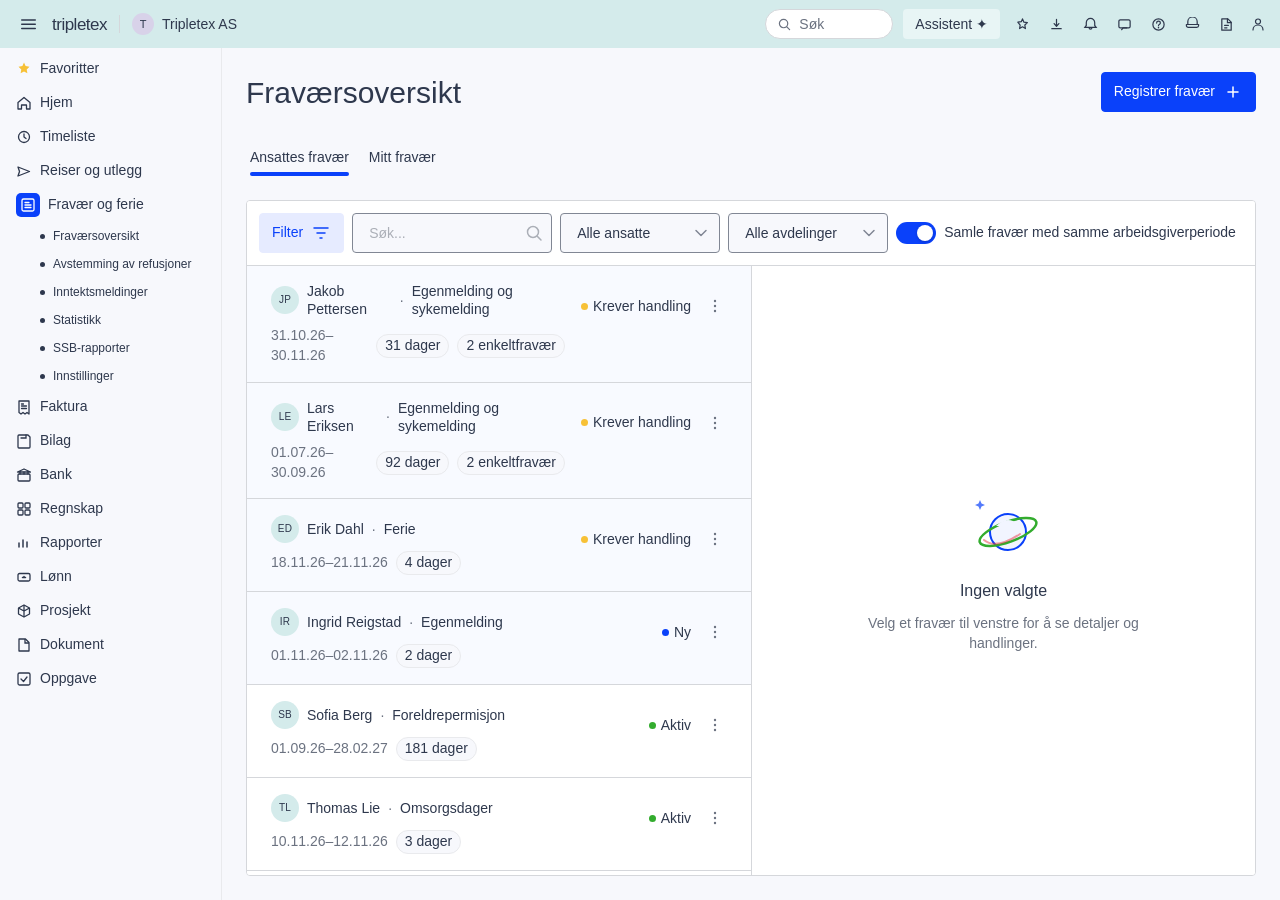
<file: prototyper/fravaersoversikt-v1/index.html>
<!DOCTYPE html>
<html lang="no">
<head>
  <meta charset="UTF-8">
  <meta name="viewport" content="width=device-width, initial-scale=1.0">
  <title>Fraværsoversikt – Tripletex</title>
  <link rel="stylesheet" href="https://cdn.tripletex.no/google-fonts/rubik-400-500-800.css">
  <link rel="stylesheet" href="../../_system/tokens.css">
  <link rel="stylesheet" href="../../_system/components.css">
  <link rel="stylesheet" href="../../_system/layout.css">
  <style>

    /* Tabs */
    .tx-tabs {
      display: flex;
      gap: var(--space-12);
      align-items: flex-end;
    }
    .tx-tab {
      padding: var(--space-4) var(--space-4) 0;
      font: 14px/1.4 "Rubik", sans-serif;
      color: var(--text-primary);
      cursor: pointer;
      border: none;
      background: none;
      display: flex;
      flex-direction: column;
      gap: var(--space-4);
      align-items: center;
      height: 40px;
      justify-content: flex-end;
    }
    .tx-tab--active { font-weight: 500; }
    .tx-tab-underline {
      height: 4px;
      width: 100%;
      border-radius: 2px;
      background: transparent;
    }
    .tx-tab--active .tx-tab-underline {
      background: var(--action-primary-rest);
    }

    /* Make page fill viewport height with scrollable split columns */
    .main-content { overflow: hidden; }
    .page { flex: 1; overflow: hidden; }

    /* Content card wrapper */
    .content-card {
      flex: 1;
      min-height: 0;
      border: 1px solid var(--border-muted);
      border-radius: var(--radius-default);
      overflow: hidden;
      background: var(--surface-default);
      display: flex;
      flex-direction: column;
    }

    /* Split view */
    .split-body {
      display: flex;
      flex: 1;
      min-height: 0;
    }
    .split-left {
      width: 50%;
      flex-shrink: 0;
      overflow-y: auto;
      min-width: 220px;
    }
    .split-divider {
      width: 1px;
      flex-shrink: 0;
      cursor: col-resize;
      background: var(--border-muted);
      position: relative;
      transition: background 0.15s;
    }
    .split-divider::before {
      content: '';
      position: absolute;
      top: 0;
      bottom: 0;
      left: -5px;
      right: -5px;
    }
    .split-divider:hover,
    .split-divider--dragging {
      background: var(--action-primary-rest);
    }
    .split-right {
      flex: 1;
      overflow-y: auto;
      background: var(--surface-default);
      min-width: 300px;
    }

    /* Absence list items */
    .absence-item {
      display: flex;
      align-items: flex-start;
      justify-content: space-between;
      padding: var(--space-16) var(--space-16) var(--space-16) var(--space-24);
      border-bottom: 1px solid var(--border-muted);
      cursor: pointer;
      position: relative;
      background: var(--surface-default);
      transition: background 0.1s;
    }
    .absence-item:hover { background: var(--action-neutral-hover); }
    /* Kort som krever oppmerksomhet (Krever handling / Ny) */
    .absence-item--priority { background: color-mix(in srgb, var(--surface-info-rest) 50%, transparent); }
    .absence-item--priority:hover { background: var(--action-neutral-hover); }
    .absence-item--selected { background: var(--surface-info-rest); }

    /* Ny-kort: hvit bakgrunn + Aktiv-status ETTER det er åpnet og lukket */
    .absence-item--new:not(.absence-item--seen) .absence-status-active { display: none; }
    .absence-item--new.absence-item--seen:not(.absence-item--selected) { background: var(--surface-default); }
    .absence-item--new.absence-item--seen .absence-status-default { display: none; }
    .absence-item--new.absence-item--seen .absence-status-active { display: inline-flex; }
    .absence-item--selected::before {
      content: '';
      position: absolute;
      left: 0; top: 0; bottom: 0;
      width: 3px;
      background: var(--action-primary-rest);
    }
    .absence-item-content {
      display: flex;
      flex-direction: column;
      gap: var(--space-8);
      flex: 1;
      min-width: 0;
    }
    .absence-meta {
      display: flex;
      align-items: center;
      gap: var(--space-8);
    }
    .absence-avatar {
      width: 28px;
      height: 28px;
      border-radius: var(--radius-full);
      background: var(--surface-nav); /* #d4ebeb – turquoise-20 */
      flex-shrink: 0;
      display: flex;
      align-items: center;
      justify-content: center;
      font: 500 10px/1 "Rubik", sans-serif;
      color: var(--text-primary);
      letter-spacing: 0.02em;
      user-select: none;
    }
    .absence-name {
      font: 500 14px/1.3 "Rubik", sans-serif;
      color: var(--text-primary);
    }
    .absence-name--light { font-weight: 400; }
    .absence-sep { color: var(--text-muted); font-size: 14px; }
    .absence-type {
      font: 500 14px/1.3 "Rubik", sans-serif;
      color: var(--text-primary);
    }
    .absence-type--light { font-weight: 400; }
    .absence-dates-row {
      display: flex;
      align-items: center;
      gap: var(--space-8);
    }
    .absence-dates {
      font: 14px/1.4 "Rubik", sans-serif;
      color: var(--text-muted);
      font-feature-settings: 'lnum' 1, 'tnum' 1;
    }
    .absence-item-right {
      display: flex;
      align-items: center;
      gap: var(--space-4);
      flex-shrink: 0;
      margin-left: var(--space-16);
      padding-top: var(--space-4);
    }
    .absence-kebab {
      width: var(--size-large);
      height: var(--size-large);
      display: inline-flex;
      align-items: center;
      justify-content: center;
      border-radius: var(--radius-default);
      border: none;
      background: transparent;
      color: var(--text-muted);
      cursor: pointer;
      flex-shrink: 0;
    }
    .absence-kebab:hover { background: var(--action-neutral-hover); }
    .absence-kebab svg { width: 20px; height: 20px; }

    /* Strikethrough row */
    .absence-item--strikethrough .absence-name,
    .absence-item--strikethrough .absence-sep,
    .absence-item--strikethrough .absence-type {
      text-decoration: line-through;
      color: var(--text-muted);
      font-weight: 400;
    }
    .absence-item--strikethrough .absence-dates { color: var(--text-muted); }
    .absence-item--strikethrough .chip { color: var(--text-muted); }

    /* Empty state */
    .empty-state {
      display: flex;
      flex-direction: column;
      align-items: center;
      justify-content: center;
      gap: var(--space-12);
      padding: var(--space-48);
      min-height: 400px;
      height: 100%;
      text-align: center;
    }
    .empty-state-title {
      font: 500 16px/1.4 "Rubik", sans-serif;
      color: var(--text-primary);
    }
    .empty-state-text {
      font: 14px/1.4 "Rubik", sans-serif;
      color: var(--text-muted);
      max-width: 280px;
    }

    /* Detail panel */
    .detail-header {
      display: flex;
      align-items: center;
      gap: var(--space-8);
      padding: var(--space-16) var(--space-24) var(--space-4);
    }
    .detail-header-meta {
      display: flex;
      align-items: center;
      gap: var(--space-8);
      flex: 1;
      font: 14px/1.4 "Rubik", sans-serif;
      color: var(--text-muted);
      flex-wrap: wrap;
      font-feature-settings: 'lnum' 1, 'tnum' 1;
    }
    .detail-header-sep { color: var(--border-muted); }
    .detail-sync {
      display: flex;
      align-items: center;
      gap: var(--space-4);
    }
    .detail-sync svg { width: 14px; height: 14px; }
    .detail-close {
      width: var(--size-large);
      height: var(--size-large);
      display: inline-flex;
      align-items: center;
      justify-content: center;
      border-radius: var(--radius-default);
      border: none;
      background: transparent;
      color: var(--text-primary);
      cursor: pointer;
      flex-shrink: 0;
    }
    .detail-close:hover { background: var(--action-neutral-hover); }
    .detail-close svg { width: 16px; height: 16px; }

    .detail-title-row {
      display: flex;
      align-items: center;
      gap: var(--space-12);
      padding: var(--space-4) var(--space-24) var(--space-12);
    }
    .detail-avatar {
      width: 32px;
      height: 32px;
      border-radius: var(--radius-full);
      background: var(--surface-nav); /* #d4ebeb */
      display: flex;
      align-items: center;
      justify-content: center;
      flex-shrink: 0;
      font: 500 11px/1 "Rubik", sans-serif;
      color: var(--text-primary);
      user-select: none;
    }
    .detail-title-text {
      font: 500 20px/1.3 "Rubik", sans-serif;
      color: var(--text-primary);
    }
    .detail-title-name-group {
      display: flex;
      align-items: center;
      gap: var(--space-12);
      flex: 1;
    }
    .detail-alert {
      border: 1px solid var(--border-warning);
      border-radius: var(--radius-default);
      padding: var(--space-12) var(--space-16);
      display: flex;
      gap: var(--space-12);
      align-items: flex-start;
      font: 14px/1.4 "Rubik", sans-serif;
      background: var(--surface-warning-rest);
    }
    .detail-alert svg { flex-shrink: 0; margin-top: 2px; }
    .detail-alert-close {
      margin-left: auto;
      flex-shrink: 0;
      align-self: flex-start;
      width: var(--size-medium);
      height: var(--size-medium);
      display: inline-flex;
      align-items: center;
      justify-content: center;
      border-radius: var(--radius-default);
      border: none;
      background: transparent;
      color: var(--text-primary);
      cursor: pointer;
    }
    .detail-alert-close:hover { background: rgba(0,0,0,0.06); }
    .detail-alert-close svg { margin-top: 0; }
    .detail-kebab {
      width: var(--size-large);
      height: var(--size-large);
      display: inline-flex;
      align-items: center;
      justify-content: center;
      border-radius: var(--radius-default);
      border: none;
      background: transparent;
      color: var(--text-muted);
      cursor: pointer;
      flex-shrink: 0;
    }
    .detail-kebab:hover { background: var(--action-neutral-hover); }
    .detail-kebab svg { width: 20px; height: 20px; }

    .detail-content {
      padding: var(--space-20) var(--space-24);
      display: flex;
      flex-direction: column;
      gap: var(--space-16);
    }

    /* Detail section card */
    .detail-section {
      border: 1px solid var(--border-muted);
      border-radius: var(--radius-default);
      overflow: hidden;
    }
    .detail-section-header {
      display: flex;
      align-items: flex-start;
      justify-content: space-between;
      padding: var(--space-20) var(--space-20) var(--space-8);
    }
    .detail-section-title {
      font: 500 16px/1.3 "Rubik", sans-serif;
      color: var(--text-primary);
      display: flex;
      align-items: center;
      gap: var(--space-8);
    }
    .detail-section-icon {
      width: 28px;
      height: auto;
      padding: 0 var(--space-4);
      display: inline-flex;
      align-items: center;
      justify-content: center;
      border-radius: var(--radius-default);
      border: none;
      background: transparent;
      color: var(--text-muted);
      cursor: pointer;
      flex-shrink: 0;
    }
    .detail-section-icon:hover { background: var(--action-neutral-hover); }
    .detail-section-icon svg { width: 16px; height: 16px; }
    .detail-section-body { padding: var(--space-8) var(--space-20) var(--space-24); }

    /* Detaljer grid */
    .detail-grid {
      display: grid;
      grid-template-columns: repeat(3, 1fr);
      gap: var(--space-16);
    }
    .detail-grid-item {
      display: flex;
      flex-direction: column;
      gap: var(--space-4);
    }
    .detail-grid-label {
      font: 500 13px/1.4 "Rubik", sans-serif;
      color: var(--text-primary);
    }
    .detail-grid-value {
      font: 14px/1.4 "Rubik", sans-serif;
      color: var(--text-primary);
    }

    /* Handling box */
    .handling-box {
      border: 1px solid var(--border-info);
      border-radius: var(--radius-default);
      background: var(--surface-info-rest);
      padding: var(--space-12);
      display: flex;
      flex-direction: column;
      gap: var(--space-2);
    }
    .handling-box--warning {
      border-color: var(--border-warning);
      background: var(--surface-warning-rest);
      flex-direction: row;
      align-items: flex-start;
      gap: var(--space-8);
    }
    .handling-box--warning svg { flex-shrink: 0; margin-top: 2px; }
    .detail-grid-item--wide { grid-column: span 2; }
    .detail-grid-label--with-icon { display: flex; align-items: center; gap: var(--space-4); }
    .detail-grid-label--with-icon svg { color: var(--text-muted); flex-shrink: 0; }

    .tooltip-wrap {
      position: relative;
      display: inline-flex;
      align-items: center;
    }
    .tooltip-wrap .tooltip {
      position: absolute;
      bottom: calc(100% + 8px);
      left: 50%;
      transform: translateX(-50%);
      background: var(--surface-tooltip, #2e384d);
      color: #fff;
      font: 14px/1.4 "Rubik", sans-serif;
      padding: var(--space-8);
      border-radius: var(--radius-default);
      white-space: nowrap;
      pointer-events: none;
      opacity: 0;
      transition: opacity 0.15s;
      z-index: 20;
    }
    .tooltip-wrap .tooltip::after {
      content: '';
      position: absolute;
      top: 100%;
      left: 50%;
      transform: translateX(-50%);
      border: 6px solid transparent;
      border-top-color: var(--surface-tooltip, #2e384d);
    }
    .tooltip-wrap:hover .tooltip { opacity: 1; }
    .handling-box-title {
      font: 500 14px/1.4 "Rubik", sans-serif;
      color: var(--text-primary);
    }
    .handling-box-text {
      font: 14px/1.4 "Rubik", sans-serif;
      color: var(--text-primary);
    }

    /* Forløp timeline */
    .forloep-list { display: flex; flex-direction: column; }
    .forloep-item { display: flex; gap: var(--space-12); }
    .forloep-icon-col {
      display: flex;
      flex-direction: column;
      align-items: center;
      flex-shrink: 0;
    }
    .forloep-icon {
      width: 28px;
      height: 28px;
      border-radius: var(--radius-full);
      display: flex;
      align-items: center;
      justify-content: center;
      font: 500 12px/1 "Rubik", sans-serif;
      flex-shrink: 0;
    }
    .forloep-icon--filled {
      background: var(--action-primary-rest);
      color: var(--text-on-action);
    }
    .forloep-icon--outline {
      background: transparent;
      border: 1.5px solid var(--border-muted);
      color: var(--text-muted);
    }
    .forloep-icon--blue-outline {
      background: transparent;
      border: 1.5px solid var(--action-primary-rest);
      color: var(--action-primary-rest);
    }
    .forloep-line {
      width: 2px;
      flex: 1;
      min-height: 12px;
      background: var(--border-muted);
      margin: 0;
    }
    .forloep-item-body {
      padding-bottom: var(--space-16);
      padding-top: var(--space-2);
      flex: 1;
    }
    .forloep-item:last-child .forloep-item-body { padding-bottom: 0; }
    .forloep-step-name {
      font: 500 14px/1.4 "Rubik", sans-serif;
      color: var(--text-primary);
    }
    .forloep-step-name--blue { color: var(--text-action); cursor: pointer; }
    .forloep-step-name--regular { font-weight: 400; }
    .forloep-step-info {
      font: 14px/1.4 "Rubik", sans-serif;
      color: var(--text-muted);
    }

    /* Fravær i denne perioden */
    .detail-section-header-group {
      display: flex;
      flex-direction: column;
      gap: var(--space-4);
    }
    .periode-subtitle {
      font: 14px/1.5 "Rubik", sans-serif;
      color: var(--text-muted);
    }
    .periode-table {
      border-radius: var(--radius-default);
      background: var(--surface-background);
      overflow: hidden;
      margin-bottom: var(--space-12);
      padding: var(--space-8) 0;
    }
    .periode-row {
      display: flex;
      align-items: center;
      gap: var(--space-8);
      padding: var(--space-8) var(--space-12);
    }
    .periode-table > .periode-row:nth-last-child(2) {
      padding-bottom: var(--space-12);
      position: relative;
    }
    .periode-table > .periode-row:nth-last-child(2)::after {
      content: '';
      position: absolute;
      bottom: 0;
      left: var(--space-12);
      right: var(--space-12);
      height: 1px;
      background: var(--border-faint);
    }
    .periode-name {
      font: 500 14px/1.4 "Rubik", sans-serif;
      color: var(--text-action);
    }
    .periode-date {
      font: 14px/1.4 "Rubik", sans-serif;
      color: var(--text-muted);
      font-feature-settings: 'lnum' 1, 'tnum' 1;
    }
    .periode-row .chip,
    .periode-sum .chip {
      margin-left: auto;
    }
    .periode-sum {
      display: flex;
      align-items: center;
      gap: var(--space-16);
      padding: var(--space-12) var(--space-12) var(--space-8);
      font: 14px/1.4 "Rubik", sans-serif;
      font-feature-settings: 'lnum' 1, 'tnum' 1;
    }
    .periode-sum-label { font-weight: 500; color: var(--text-primary); }
    .periode-sum-dates { color: var(--text-muted); }

    /* Toggle switch */
    .toggle-wrap {
      display: flex;
      align-items: center;
      gap: var(--space-8);
      flex-shrink: 0;
    }
    .toggle {
      position: relative;
      display: inline-block;
      width: 40px;
      height: 22px;
      flex-shrink: 0;
    }
    .toggle input { opacity: 0; width: 0; height: 0; position: absolute; }
    .toggle-slider {
      position: absolute;
      inset: 0;
      background: var(--border-muted);
      border-radius: 11px;
      cursor: pointer;
      transition: background 0.2s;
    }
    .toggle-slider::after {
      content: '';
      position: absolute;
      left: 3px; top: 3px;
      width: 16px; height: 16px;
      border-radius: 50%;
      background: white;
      box-shadow: 0 1px 3px rgba(0,0,0,0.2);
      transition: transform 0.2s;
    }
    .toggle input:checked + .toggle-slider { background: var(--action-primary-rest); }
    .toggle input:checked + .toggle-slider::after { transform: translateX(18px); }
    .toggle-label {
      font: 14px/1.4 "Rubik", sans-serif;
      color: var(--text-primary);
      white-space: nowrap;
    }

    /* Page title (30px per Figma) */
    .page-title { font: 400 30px/1.3 "Rubik", sans-serif; }

    /* Filter dropdown */
    .filter-btn-wrap {
      position: relative;
      flex-shrink: 0;
    }

    .filter-dropdown {
      position: absolute;
      top: calc(100% + var(--space-4));
      left: 0;
      width: 375px;
      background: var(--surface-default);
      border: 1px solid var(--border-muted);
      border-radius: var(--radius-default);
      box-shadow: 0 4px 16px rgba(0,0,0,0.10);
      z-index: 100;
      overflow: hidden;
    }

    .filter-section {
      display: flex;
      flex-direction: column;
      gap: var(--space-8);
      padding: var(--space-12);
    }

    .filter-section + .filter-section {
      border-top: 1px solid var(--border-muted);
    }

    .filter-section-header {
      display: flex;
      align-items: center;
      min-height: 32px;
    }

    .filter-section-title {
      flex: 1;
      font: 500 14px/1.4 "Rubik", sans-serif;
      color: var(--text-primary);
    }

    .filter-section-toggle-btn {
      width: 32px;
      height: 32px;
      display: flex;
      align-items: center;
      justify-content: center;
      background: none;
      border: none;
      border-radius: var(--radius-default);
      cursor: pointer;
      color: var(--text-muted);
      flex-shrink: 0;
    }

    .filter-section-toggle-btn:hover {
      background: var(--action-tertiary-hover);
    }

    .filter-saved-list {
      display: flex;
      flex-wrap: wrap;
      gap: var(--space-8);
    }

    .filter-preset-btn {
      display: flex;
      align-items: center;
      gap: var(--space-8);
      min-width: 150px;
      padding: var(--space-12) var(--space-32) var(--space-12) var(--space-8);
      background: var(--surface-background);
      border: 1px solid var(--border-muted);
      border-radius: var(--radius-default);
      font: 14px/1.4 "Rubik", sans-serif;
      color: var(--text-primary);
      cursor: pointer;
      position: relative;
      text-align: left;
    }

    .filter-preset-btn:hover {
      border-color: var(--border-primary);
    }

    .filter-preset-delete {
      position: absolute;
      right: 4px;
      top: 50%;
      transform: translateY(-50%);
      width: 32px;
      height: 32px;
      display: flex;
      align-items: center;
      justify-content: center;
      background: none;
      border: none;
      border-radius: var(--radius-default);
      cursor: pointer;
      color: var(--text-muted);
    }

    .filter-preset-delete:hover {
      background: var(--action-tertiary-hover);
      color: var(--text-primary);
    }

    .filter-actions-row {
      display: flex;
      justify-content: space-between;
      font: 14px/1.4 "Rubik", sans-serif;
    }

    .filter-actions-row a {
      color: var(--text-action);
      text-decoration: none;
    }

    .filter-actions-row a:hover {
      text-decoration: underline;
    }

    .filter-period-input {
      display: flex;
      align-items: center;
      height: var(--size-large);
      border: 1px solid var(--border-primary);
      border-radius: var(--radius-default);
      background: var(--surface-background);
      padding-left: var(--space-16);
      padding-right: var(--space-4);
      gap: var(--space-4);
      width: 100%;
    }

    .filter-period-input span {
      flex: 1;
      font: 14px/1.4 "Rubik", sans-serif;
      color: var(--text-placeholder);
    }

    .filter-period-btn {
      width: 32px;
      height: 32px;
      display: flex;
      align-items: center;
      justify-content: center;
      background: none;
      border: none;
      border-radius: var(--radius-default);
      cursor: pointer;
      color: var(--text-muted);
    }

    .filter-period-btn:hover {
      background: var(--action-tertiary-hover);
      color: var(--text-primary);
    }

  </style>
</head>
<body>

<div class="app-shell">

  <!-- TOPBAR -->
  <header class="app-topbar">
    <div class="topbar-left">
      <button class="topbar-icon-btn" title="Meny">
        <svg viewBox="0 0 16 16" fill="none"><rect y="2.5" width="16" height="1.5" rx="0.75" fill="currentColor"/><rect y="7" width="16" height="1.5" rx="0.75" fill="currentColor"/><rect y="11.5" width="16" height="1.5" rx="0.75" fill="currentColor"/></svg>
      </button>
      <span class="topbar-logo">tripletex</span>
      <span class="topbar-sep"></span>
      <div class="topbar-company">
        <span class="topbar-company-badge">T</span>
        <span class="topbar-company-name">Tripletex AS</span>
      </div>
    </div>
    <div class="topbar-right">
      <div class="topbar-search">
        <svg viewBox="0 0 14 14" fill="none"><circle cx="6" cy="6" r="4.5" stroke="currentColor" stroke-width="1.3"/><path d="M9.5 9.5L12.5 12.5" stroke="currentColor" stroke-width="1.3" stroke-linecap="round"/></svg>
        Søk
      </div>
      <button class="topbar-assistant">Assistent ✦</button>
      <button class="topbar-icon-btn" title="Favoritter"><svg viewBox="0 0 16 16" fill="none"><path d="M8 2l1.5 3.5 3.7.5-2.7 2.6.6 3.7L8 10.5l-3.1 1.8.6-3.7L3 5.5l3.7-.5L8 2z" stroke="currentColor" stroke-width="1.3" stroke-linejoin="round"/></svg></button>
      <button class="topbar-icon-btn" title="Last ned"><svg viewBox="0 0 16 16" fill="none"><path d="M8 2.5v7M5.5 7l2.5 3 2.5-3" stroke="currentColor" stroke-width="1.3" stroke-linecap="round" stroke-linejoin="round"/><path d="M3 12.5h10" stroke="currentColor" stroke-width="1.3" stroke-linecap="round"/></svg></button>
      <button class="topbar-icon-btn" title="Varsler"><svg viewBox="0 0 16 16" fill="none"><path d="M8 1.5A4.5 4.5 0 003.5 6v3L2 11h12l-1.5-2V6A4.5 4.5 0 008 1.5z" stroke="currentColor" stroke-width="1.3"/><path d="M6.5 11.5a1.5 1.5 0 003 0" stroke="currentColor" stroke-width="1.3"/></svg></button>
      <button class="topbar-icon-btn" title="Meldinger"><svg viewBox="0 0 16 16" fill="none"><rect x="2" y="3" width="12" height="8.5" rx="1.5" stroke="currentColor" stroke-width="1.3"/><path d="M5 13.5l1.5-2h4" stroke="currentColor" stroke-width="1.3" stroke-linecap="round" stroke-linejoin="round"/></svg></button>
      <button class="topbar-icon-btn" title="Hjelp"><svg viewBox="0 0 16 16" fill="none"><circle cx="8" cy="8" r="6" stroke="currentColor" stroke-width="1.3"/><path d="M8 11v.5" stroke="currentColor" stroke-width="1.5" stroke-linecap="round"/><path d="M6 6.5a2 2 0 114 0c0 1.5-2 1.5-2 2.5" stroke="currentColor" stroke-width="1.3" stroke-linecap="round"/></svg></button>
      <button class="topbar-icon-btn" title="Kunngjøringer"><svg viewBox="0 0 16 16" fill="none"><path d="M3 8V5a5 5 0 0110 0v3" stroke="currentColor" stroke-width="1.3"/><path d="M1.5 8h13v1a2 2 0 01-2 2h-9a2 2 0 01-2-2V8z" stroke="currentColor" stroke-width="1.3" stroke-linejoin="round"/></svg></button>
      <button class="topbar-icon-btn" title="Rapporter"><svg viewBox="0 0 16 16" fill="none"><path d="M4 2h5.5L13 5.5V14H3V2z" stroke="currentColor" stroke-width="1.3" stroke-linejoin="round"/><path d="M9 2v4h4M6 9h4M6 11.5h2.5" stroke="currentColor" stroke-width="1.3" stroke-linecap="round"/></svg></button>
      <button class="topbar-user-btn" title="Bruker"><svg viewBox="0 0 14 14" fill="none"><circle cx="7" cy="4.5" r="2.5" stroke="currentColor" stroke-width="1.2"/><path d="M2 13c0-2.8 2.2-5 5-5s5 2.2 5 5" stroke="currentColor" stroke-width="1.2" stroke-linecap="round"/></svg></button>
    </div>
  </header>

  <div class="app-body">

    <!-- SIDEBAR -->
    <nav class="sidebar">
      <a class="nav-item" href="#"><span class="nav-icon" style="color:var(--surface-warning-active);"><svg viewBox="0 0 16 16" fill="currentColor"><path d="M8 1.5l1.6 3.6 3.9.6-2.8 2.7.7 3.9L8 10.5l-3.4 1.8.7-3.9L2.5 5.7l3.9-.6L8 1.5z"/></svg></span>Favoritter</a>
      <a class="nav-item" href="#"><span class="nav-icon"><svg viewBox="0 0 16 16" fill="none"><path d="M2 7.5l6-5 6 5V14H10.5v-4h-5v4H2V7.5z" stroke="currentColor" stroke-width="1.3" stroke-linejoin="round"/></svg></span>Hjem</a>
      <a class="nav-item" href="#"><span class="nav-icon"><svg viewBox="0 0 16 16" fill="none"><circle cx="8" cy="8" r="5.5" stroke="currentColor" stroke-width="1.3"/><path d="M8 5v3l2 1.5" stroke="currentColor" stroke-width="1.3" stroke-linecap="round" stroke-linejoin="round"/></svg></span>Timeliste</a>
      <a class="nav-item" href="#"><span class="nav-icon"><svg viewBox="0 0 16 16" fill="none"><path d="M13.5 8.5L2 13l1.5-4.5L2 4l11.5 4.5z" stroke="currentColor" stroke-width="1.3" stroke-linejoin="round"/></svg></span>Reiser og utlegg</a>
      <div class="nav-item nav-item--active"><span class="nav-icon"><svg viewBox="0 0 16 16" fill="none"><rect x="2" y="2" width="12" height="12" rx="1.5" stroke="currentColor" stroke-width="1.3"/><path d="M5 8h6M5 5.5h4M5 10.5h6" stroke="currentColor" stroke-width="1.3" stroke-linecap="round"/></svg></span>Fravær og ferie</div>
      <a class="nav-sub nav-sub--active" href="index.html"><span class="nav-bullet"></span>Fraværsoversikt</a>
      <a class="nav-sub" href="../avstemming-refusjoner-v1/index.html"><span class="nav-bullet"></span>Avstemming av refusjoner</a>
      <a class="nav-sub" href="../inntektsmeldinger-v1/index.html"><span class="nav-bullet"></span>Inntektsmeldinger</a>
      <a class="nav-sub" href="../statistikk-v1/index.html"><span class="nav-bullet"></span>Statistikk</a>
      <a class="nav-sub" href="../ssb-rapporter-v1/index.html"><span class="nav-bullet"></span>SSB-rapporter</a>
      <a class="nav-sub" href="../innstillinger-v1/index.html"><span class="nav-bullet"></span>Innstillinger</a>
      <a class="nav-item" href="#"><span class="nav-icon"><svg viewBox="0 0 16 16" fill="none"><path d="M3 2h10v13l-2-1.5-2 1.5-2-1.5-2 1.5-2-1.5V2z" stroke="currentColor" stroke-width="1.3" stroke-linejoin="round"/><path d="M5.5 7h5M5.5 9.5h5M5.5 5h2" stroke="currentColor" stroke-width="1.3" stroke-linecap="round"/></svg></span>Faktura</a>
      <a class="nav-item" href="#"><span class="nav-icon"><svg viewBox="0 0 16 16" fill="none"><path d="M4 2h8l2 2v10a1 1 0 01-1 1H3a1 1 0 01-1-1V3a1 1 0 011-1z" stroke="currentColor" stroke-width="1.3" stroke-linejoin="round"/><path d="M10 2v3H5" stroke="currentColor" stroke-width="1.3" stroke-linecap="round"/></svg></span>Bilag</a>
      <a class="nav-item" href="#"><span class="nav-icon"><svg viewBox="0 0 16 16" fill="none"><rect x="2" y="7" width="12" height="7" rx="1" stroke="currentColor" stroke-width="1.3"/><path d="M4 7V5M8 7V5M12 7V5" stroke="currentColor" stroke-width="1.3" stroke-linecap="round"/><path d="M1.5 5h13l-6.5-3L1.5 5z" stroke="currentColor" stroke-width="1.3" stroke-linejoin="round"/></svg></span>Bank</a>
      <a class="nav-item" href="#"><span class="nav-icon"><svg viewBox="0 0 16 16" fill="none"><rect x="2" y="2" width="5" height="5" rx="1" stroke="currentColor" stroke-width="1.3"/><rect x="9" y="2" width="5" height="5" rx="1" stroke="currentColor" stroke-width="1.3"/><rect x="2" y="9" width="5" height="5" rx="1" stroke="currentColor" stroke-width="1.3"/><rect x="9" y="9" width="5" height="5" rx="1" stroke="currentColor" stroke-width="1.3"/></svg></span>Regnskap</a>
      <a class="nav-item" href="#"><span class="nav-icon"><svg viewBox="0 0 16 16" fill="none"><path d="M3 12V8M7 12V5M11 12V7" stroke="currentColor" stroke-width="1.5" stroke-linecap="round"/></svg></span>Rapporter</a>
      <a class="nav-item" href="#"><span class="nav-icon"><svg viewBox="0 0 16 16" fill="none"><rect x="2" y="4.5" width="12" height="7.5" rx="1.5" stroke="currentColor" stroke-width="1.3"/><path d="M8 7.5v1M6.5 8.5h3" stroke="currentColor" stroke-width="1.5" stroke-linecap="round"/></svg></span>Lønn</a>
      <a class="nav-item" href="#"><span class="nav-icon"><svg viewBox="0 0 16 16" fill="none"><path d="M8 2L2.5 5v6L8 14l5.5-3V5L8 2z" stroke="currentColor" stroke-width="1.3" stroke-linejoin="round"/><path d="M8 2v12M2.5 5L8 8l5.5-3" stroke="currentColor" stroke-width="1.3"/></svg></span>Prosjekt</a>
      <a class="nav-item" href="#"><span class="nav-icon"><svg viewBox="0 0 16 16" fill="none"><path d="M4 2h5.5L13 5.5V14H3V2z" stroke="currentColor" stroke-width="1.3" stroke-linejoin="round"/><path d="M9 2v4h4" stroke="currentColor" stroke-width="1.3"/></svg></span>Dokument</a>
      <a class="nav-item" href="#"><span class="nav-icon"><svg viewBox="0 0 16 16" fill="none"><rect x="2" y="2" width="12" height="12" rx="1.5" stroke="currentColor" stroke-width="1.3"/><path d="M5 8l2.5 2.5L11 6" stroke="currentColor" stroke-width="1.3" stroke-linecap="round" stroke-linejoin="round"/></svg></span>Oppgave</a>
    </nav>

    <!-- MAIN CONTENT -->
    <main class="main-content">
      <div class="page">

        <!-- SIDEHODE -->
        <div class="page-header">
          <h1 class="page-title">Fraværsoversikt</h1>
          <div class="page-actions">
            <button class="btn btn-primary">
              Registrer fravær
              <svg width="16" height="16" viewBox="0 0 20 20" fill="none"><path d="M5 10h10M10 5v10" stroke="currentColor" stroke-width="1.5" stroke-linecap="round"/></svg>
            </button>
          </div>
        </div>

        <!-- TABS -->
        <div class="tx-tabs">
          <button class="tx-tab tx-tab--active">
            Ansattes fravær
            <span class="tx-tab-underline"></span>
          </button>
          <button class="tx-tab">
            Mitt fravær
            <span class="tx-tab-underline"></span>
          </button>
        </div>

        <!-- INNHOLDSKORT med split view -->
        <div class="content-card">

          <!-- FILTERLINJE -->
          <div class="table-toolbar">
            <div class="table-toolbar-filters">

              <div class="filter-btn-wrap">
                <button class="btn btn-secondary" id="filter-toggle-btn" onclick="toggleFilterDropdown()">
                  Filter
                  <svg width="16" height="16" viewBox="0 0 20 20" fill="none"><path d="M3 5h14M6 10h8M9 15h2" stroke="currentColor" stroke-width="1.5" stroke-linecap="round"/></svg>
                </button>

                <div class="filter-dropdown" id="filter-dropdown" style="display:none;">

                  <!-- Lagrede filtre -->
                  <div class="filter-section">
                    <div class="filter-section-header">
                      <span class="filter-section-title">Lagrede filtre</span>
                      <button class="filter-section-toggle-btn" title="Skjul">
                        <svg width="16" height="16" viewBox="0 0 20 20" fill="none"><path d="M5 13l5-5 5 5" stroke="currentColor" stroke-width="1.5" stroke-linecap="round" stroke-linejoin="round"/></svg>
                      </button>
                    </div>
                    <div class="filter-saved-list">
                      <div class="filter-preset-btn">
                        <svg width="16" height="16" viewBox="0 0 20 20" fill="none"><path d="M3 5h14M6 10h8M9 15h2" stroke="currentColor" stroke-width="1.5" stroke-linecap="round"/></svg>
                        Årsrapport
                        <span class="filter-preset-delete" onclick="event.stopPropagation()" title="Slett" role="button" tabindex="0">
                          <svg width="14" height="14" viewBox="0 0 16 16" fill="none"><path d="M3 3l10 10M13 3L3 13" stroke="currentColor" stroke-width="1.4" stroke-linecap="round"/></svg>
                        </span>
                      </div>
                      <div class="filter-preset-btn">
                        <svg width="16" height="16" viewBox="0 0 20 20" fill="none"><path d="M3 5h14M6 10h8M9 15h2" stroke="currentColor" stroke-width="1.5" stroke-linecap="round"/></svg>
                        SSB-rapport
                        <span class="filter-preset-delete" onclick="event.stopPropagation()" title="Slett" role="button" tabindex="0">
                          <svg width="14" height="14" viewBox="0 0 16 16" fill="none"><path d="M3 3l10 10M13 3L3 13" stroke="currentColor" stroke-width="1.4" stroke-linecap="round"/></svg>
                        </span>
                      </div>
                    </div>
                  </div>

                  <!-- Filtervalg -->
                  <div class="filter-section">
                    <div class="filter-section-header">
                      <span class="filter-section-title">Filtervalg</span>
                    </div>
                    <div class="filter-actions-row">
                      <a href="#">Lagre filter</a>
                      <a href="#">Tilbakestill</a>
                    </div>
                    <div class="toggle-wrap" style="margin-top: var(--space-4);">
                      <label class="toggle">
                        <input type="checkbox">
                        <span class="toggle-slider"></span>
                      </label>
                      <span class="toggle-label">Skjul avsluttede fravær</span>
                    </div>
                    <div class="form-group" style="margin-top: var(--space-8);">
                      <label class="input-label">Fraværstyper <span class="required">*</span></label>
                      <select class="input">
                        <option>(Alle fraværstyper)</option>
                        <option>Egenmelding</option>
                        <option>Sykemelding</option>
                        <option>Foreldrepermisjon</option>
                        <option>Ferie</option>
                        <option>Omsorgsdager</option>
                      </select>
                    </div>
                    <div class="form-group" style="margin-top: var(--space-8);">
                      <label class="input-label">Periode <span class="required">*</span></label>
                      <div class="filter-period-input">
                        <span>Velg periode</span>
                        <button class="filter-period-btn" title="Forrige">
                          <svg width="16" height="16" viewBox="0 0 16 16" fill="none"><path d="M10 12L6 8l4-4" stroke="currentColor" stroke-width="1.4" stroke-linecap="round" stroke-linejoin="round"/></svg>
                        </button>
                        <button class="filter-period-btn" title="Neste">
                          <svg width="16" height="16" viewBox="0 0 16 16" fill="none"><path d="M6 4l4 4-4 4" stroke="currentColor" stroke-width="1.4" stroke-linecap="round" stroke-linejoin="round"/></svg>
                        </button>
                      </div>
                    </div>
                  </div>

                </div>
              </div>

              <div class="input-search-wrap">
                <input class="input" type="search" placeholder="Søk...">
                <svg class="input-search-icon" viewBox="0 0 20 20" fill="none"><circle cx="9" cy="9" r="5.5" stroke="currentColor" stroke-width="1.5"/><path d="M13.5 13.5L17 17" stroke="currentColor" stroke-width="1.5" stroke-linecap="round"/></svg>
              </div>

              <select class="input toolbar-select">
                <option>Alle ansatte</option>
                <option>Jakob Pettersen</option>
                <option>Ingrid Reigstad</option>
              </select>

              <select class="input toolbar-select">
                <option>Alle avdelinger</option>
                <option>Oslokontoret</option>
                <option>Bergenskontoret</option>
              </select>

              <div class="toggle-wrap">
                <label class="toggle">
                  <input type="checkbox" checked>
                  <span class="toggle-slider"></span>
                </label>
                <span class="toggle-label">Samle fravær med samme arbeidsgiverperiode</span>
              </div>

            </div>
          </div>

          <!-- SPLIT VIEW -->
          <div class="split-body">

            <!-- VENSTRE KOLONNE: liste over fravær -->
            <div class="split-left">

              <!-- 1. Jakob Pettersen – Egenmelding og sykemelding -->
              <div id="card-jakob" class="absence-item absence-item--priority" onclick="selectAbsence('card-jakob', true)">
                <div class="absence-item-content">
                  <div class="absence-meta">
                    <span class="absence-avatar">JP</span>
                    <span class="absence-name">Jakob Pettersen</span>
                    <span class="absence-sep">·</span>
                    <span class="absence-type">Egenmelding og sykemelding</span>
                  </div>
                  <div class="absence-dates-row">
                    <span class="absence-dates">31.10.26–30.11.26</span>
                    <span class="chip">31 dager</span>
                    <span class="chip">2 enkeltfravær</span>
                  </div>
                </div>
                <div class="absence-item-right">
                  <span class="status-dot status-dot--warning">Krever handling</span>
                  <button class="absence-kebab" onclick="event.stopPropagation()">
                    <svg viewBox="0 0 20 20" fill="none"><circle cx="10" cy="5" r="1.2" fill="currentColor"/><circle cx="10" cy="10" r="1.2" fill="currentColor"/><circle cx="10" cy="15" r="1.2" fill="currentColor"/></svg>
                  </button>
                </div>
              </div>

              <!-- 2. Lars Eriksen – Egenmelding og sykemelding (Krever handling, lenger i prosess) -->
              <div id="card-lars" class="absence-item absence-item--priority" onclick="selectAbsence('card-lars', 'lars')">
                <div class="absence-item-content">
                  <div class="absence-meta">
                    <span class="absence-avatar">LE</span>
                    <span class="absence-name">Lars Eriksen</span>
                    <span class="absence-sep">·</span>
                    <span class="absence-type">Egenmelding og sykemelding</span>
                  </div>
                  <div class="absence-dates-row">
                    <span class="absence-dates">01.07.26–30.09.26</span>
                    <span class="chip">92 dager</span>
                    <span class="chip">2 enkeltfravær</span>
                  </div>
                </div>
                <div class="absence-item-right">
                  <span class="status-dot status-dot--warning">Krever handling</span>
                  <button class="absence-kebab" onclick="event.stopPropagation()">
                    <svg viewBox="0 0 20 20" fill="none"><circle cx="10" cy="5" r="1.2" fill="currentColor"/><circle cx="10" cy="10" r="1.2" fill="currentColor"/><circle cx="10" cy="15" r="1.2" fill="currentColor"/></svg>
                  </button>
                </div>
              </div>

              <!-- 3. Erik Dahl – Ferie (Krever handling) -->
              <div id="card-erik" class="absence-item absence-item--priority" onclick="selectAbsence('card-erik', 'ferie')">
                <div class="absence-item-content">
                  <div class="absence-meta">
                    <span class="absence-avatar">ED</span>
                    <span class="absence-name">Erik Dahl</span>
                    <span class="absence-sep">·</span>
                    <span class="absence-type">Ferie</span>
                  </div>
                  <div class="absence-dates-row">
                    <span class="absence-dates">18.11.26–21.11.26</span>
                    <span class="chip">4 dager</span>
                  </div>
                </div>
                <div class="absence-item-right">
                  <span id="card-erik-status" class="status-dot status-dot--warning">Krever handling</span>
                  <button class="absence-kebab" onclick="event.stopPropagation()">
                    <svg viewBox="0 0 20 20" fill="none"><circle cx="10" cy="5" r="1.2" fill="currentColor"/><circle cx="10" cy="10" r="1.2" fill="currentColor"/><circle cx="10" cy="15" r="1.2" fill="currentColor"/></svg>
                  </button>
                </div>
              </div>

              <!-- 3. Ingrid Reigstad – Egenmelding -->
              <div id="card-ingrid" class="absence-item absence-item--priority absence-item--new" onclick="selectAbsence('card-ingrid', 'egenmelding')">
                <div class="absence-item-content">
                  <div class="absence-meta">
                    <span class="absence-avatar">IR</span>
                    <span class="absence-name">Ingrid Reigstad</span>
                    <span class="absence-sep">·</span>
                    <span class="absence-type">Egenmelding</span>
                  </div>
                  <div class="absence-dates-row">
                    <span class="absence-dates">01.11.26–02.11.26</span>
                    <span class="chip">2 dager</span>
                  </div>
                </div>
                <div class="absence-item-right">
                  <span class="status-dot status-dot--info absence-status-default">Ny</span>
                  <span class="status-dot status-dot--success absence-status-active">Aktiv</span>
                  <button class="absence-kebab" onclick="event.stopPropagation()">
                    <svg viewBox="0 0 20 20" fill="none"><circle cx="10" cy="5" r="1.2" fill="currentColor"/><circle cx="10" cy="10" r="1.2" fill="currentColor"/><circle cx="10" cy="15" r="1.2" fill="currentColor"/></svg>
                  </button>
                </div>
              </div>

              <!-- 3. Sofia Berg – Foreldrepermisjon -->
              <div id="card-sofia-fp" class="absence-item" onclick="selectAbsence('card-sofia-fp', 'foreldrepermisjon')">
                <div class="absence-item-content">
                  <div class="absence-meta">
                    <span class="absence-avatar">SB</span>
                    <span class="absence-name absence-name--light">Sofia Berg</span>
                    <span class="absence-sep">·</span>
                    <span class="absence-type absence-type--light">Foreldrepermisjon</span>
                  </div>
                  <div class="absence-dates-row">
                    <span class="absence-dates">01.09.26–28.02.27</span>
                    <span class="chip">181 dager</span>
                  </div>
                </div>
                <div class="absence-item-right">
                  <span class="status-dot status-dot--success">Aktiv</span>
                  <button class="absence-kebab" onclick="event.stopPropagation()">
                    <svg viewBox="0 0 20 20" fill="none"><circle cx="10" cy="5" r="1.2" fill="currentColor"/><circle cx="10" cy="10" r="1.2" fill="currentColor"/><circle cx="10" cy="15" r="1.2" fill="currentColor"/></svg>
                  </button>
                </div>
              </div>

              <!-- 4. Thomas Lie – Omsorgsdager -->
              <div id="card-thomas" class="absence-item" onclick="selectAbsence('card-thomas', 'omsorgsdager')">
                <div class="absence-item-content">
                  <div class="absence-meta">
                    <span class="absence-avatar">TL</span>
                    <span class="absence-name absence-name--light">Thomas Lie</span>
                    <span class="absence-sep">·</span>
                    <span class="absence-type absence-type--light">Omsorgsdager</span>
                  </div>
                  <div class="absence-dates-row">
                    <span class="absence-dates">10.11.26–12.11.26</span>
                    <span class="chip">3 dager</span>
                  </div>
                </div>
                <div class="absence-item-right">
                  <span class="status-dot status-dot--success">Aktiv</span>
                  <button class="absence-kebab" onclick="event.stopPropagation()">
                    <svg viewBox="0 0 20 20" fill="none"><circle cx="10" cy="5" r="1.2" fill="currentColor"/><circle cx="10" cy="10" r="1.2" fill="currentColor"/><circle cx="10" cy="15" r="1.2" fill="currentColor"/></svg>
                  </button>
                </div>
              </div>

              <!-- 6. Martin Johansen – Egenmelding -->
              <div id="card-martin" class="absence-item" onclick="selectAbsence('card-martin', 'egenmelding')">
                <div class="absence-item-content">
                  <div class="absence-meta">
                    <span class="absence-avatar">MJ</span>
                    <span class="absence-name absence-name--light">Martin Johansen</span>
                    <span class="absence-sep">·</span>
                    <span class="absence-type absence-type--light">Egenmelding</span>
                  </div>
                  <div class="absence-dates-row">
                    <span class="absence-dates">05.10.26–07.10.26</span>
                    <span class="chip">3 dager</span>
                  </div>
                </div>
                <div class="absence-item-right">
                  <span class="status-dot status-dot--neutral">Avsluttet</span>
                  <button class="absence-kebab" onclick="event.stopPropagation()">
                    <svg viewBox="0 0 20 20" fill="none"><circle cx="10" cy="5" r="1.2" fill="currentColor"/><circle cx="10" cy="10" r="1.2" fill="currentColor"/><circle cx="10" cy="15" r="1.2" fill="currentColor"/></svg>
                  </button>
                </div>
              </div>

              <!-- 7. Sofia Berg – Egenmelding (avvist, strøket) -->
              <div id="card-sofia-eg" class="absence-item absence-item--strikethrough" onclick="selectAbsence('card-sofia-eg', 'egenmelding')">
                <div class="absence-item-content">
                  <div class="absence-meta">
                    <span class="absence-avatar">SB</span>
                    <span class="absence-name">Sofia Berg</span>
                    <span class="absence-sep">·</span>
                    <span class="absence-type">Egenmelding</span>
                  </div>
                  <div class="absence-dates-row">
                    <span class="absence-dates">01.08.26</span>
                    <span class="chip">1 dag</span>
                  </div>
                </div>
                <div class="absence-item-right">
                  <span class="status-dot status-dot--neutral">Avvist</span>
                  <button class="absence-kebab" onclick="event.stopPropagation()">
                    <svg viewBox="0 0 20 20" fill="none"><circle cx="10" cy="5" r="1.2" fill="currentColor"/><circle cx="10" cy="10" r="1.2" fill="currentColor"/><circle cx="10" cy="15" r="1.2" fill="currentColor"/></svg>
                  </button>
                </div>
              </div>

              <!-- 8. Kari Laurstad – Egenmelding -->
              <div id="card-kari" class="absence-item" onclick="selectAbsence('card-kari', 'egenmelding')">
                <div class="absence-item-content">
                  <div class="absence-meta">
                    <span class="absence-avatar">KL</span>
                    <span class="absence-name absence-name--light">Kari Laurstad</span>
                    <span class="absence-sep">·</span>
                    <span class="absence-type absence-type--light">Egenmelding</span>
                  </div>
                  <div class="absence-dates-row">
                    <span class="absence-dates">15.08.26–17.08.26</span>
                    <span class="chip">3 dager</span>
                  </div>
                </div>
                <div class="absence-item-right">
                  <span class="status-dot status-dot--neutral">Avsluttet</span>
                  <button class="absence-kebab" onclick="event.stopPropagation()">
                    <svg viewBox="0 0 20 20" fill="none"><circle cx="10" cy="5" r="1.2" fill="currentColor"/><circle cx="10" cy="10" r="1.2" fill="currentColor"/><circle cx="10" cy="15" r="1.2" fill="currentColor"/></svg>
                  </button>
                </div>
              </div>

            </div>
            <!-- /split-left -->

            <div class="split-divider" id="split-divider"></div>

            <!-- HØYRE KOLONNE -->
            <div class="split-right">

              <!-- EMPTY STATE -->
              <div id="state-empty" class="empty-state">
                <!-- Planet-illustrasjon -->
                <svg width="80" height="80" viewBox="0 0 80 80" fill="none">
                  <!-- Sparkle star -->
                  <path d="M16 12l1.5 3.5L21 17l-3.5 1.5L16 22l-1.5-3.5L11 17l3.5-1.5L16 12z" fill="var(--action-primary-rest)" opacity="0.7"/>
                  <!-- Planet body -->
                  <circle cx="44" cy="44" r="18" fill="var(--surface-info-rest)" stroke="var(--action-primary-rest)" stroke-width="2"/>
                  <!-- Ring -->
                  <ellipse cx="44" cy="44" rx="30" ry="10" fill="none" stroke="var(--surface-success-active)" stroke-width="2.5" transform="rotate(-20 44 44)"/>
                  <!-- Ring overlap (planet in front of ring) -->
                  <path d="M32 38 Q44 26 56 38" fill="var(--surface-info-rest)" stroke="none"/>
                  <ellipse cx="44" cy="44" rx="18" ry="18" fill="none" stroke="var(--surface-info-active)" stroke-width="0"/>
                  <!-- Pink accent -->
                  <path d="M20 52 Q32 62 56 46" fill="none" stroke="var(--surface-error-active)" stroke-width="2" opacity="0.5" stroke-linecap="round"/>
                </svg>
                <p class="empty-state-title">Ingen valgte</p>
                <p class="empty-state-text">Velg et fravær til venstre for å se detaljer og handlinger.</p>
              </div>

              <!-- DETALJPANEL: Jakob Pettersen – Egenmelding og sykemelding -->
              <div id="state-detail" style="display:none;">

                <!-- Toprad med metadata -->
                <div class="detail-header">
                  <div class="detail-header-meta">
                    <span>31.10.26–30.11.26</span>
                    <span class="chip">31 dager</span>
                    <span class="detail-header-sep">·</span>
                    <span>Oslokontoret</span>
                    <span class="detail-header-sep">·</span>
                    <span class="detail-sync">
                      <svg viewBox="0 0 16 16" fill="none"><path d="M2 7.5A6 6 0 018 1.5a5.9 5.9 0 014.24 1.76L14 5" stroke="currentColor" stroke-width="1.3" stroke-linecap="round" stroke-linejoin="round"/><path d="M14 2v3h-3" stroke="currentColor" stroke-width="1.3" stroke-linecap="round" stroke-linejoin="round"/><path d="M14 8.5A6 6 0 018 14.5a5.9 5.9 0 01-4.24-1.76L2 11" stroke="currentColor" stroke-width="1.3" stroke-linecap="round" stroke-linejoin="round"/><path d="M2 14v-3h3" stroke="currentColor" stroke-width="1.3" stroke-linecap="round" stroke-linejoin="round"/></svg>
                      Synkronisert med Altinn
                    </span>
                  </div>
                  <button class="detail-close" onclick="closeDetail()" title="Lukk">
                    <svg viewBox="0 0 16 16" fill="none"><path d="M3 3l10 10M13 3L3 13" stroke="currentColor" stroke-width="1.4" stroke-linecap="round"/></svg>
                  </button>
                </div>

                <!-- Tittellinje -->
                <div class="detail-title-row">
                  <span class="detail-avatar">JP</span>
                  <span class="detail-title-text">Jakob Pettersen · Sykemelding og egenmelding</span>
                </div>

                <!-- INNHOLD -->
                <div class="detail-content">

                  <!-- Seksjon 1: Detaljer -->
                  <div class="detail-section">
                    <div class="detail-section-header">
                      <span class="detail-section-title">Detaljer</span>
                      <button class="detail-section-icon" title="Kommentar">
                        <svg viewBox="0 0 16 16" fill="none"><path d="M2 2.5h12v8H9.5L7 13V10.5H2V2.5z" stroke="currentColor" stroke-width="1.3" stroke-linejoin="round"/></svg>
                      </button>
                    </div>
                    <div class="detail-section-body">
                      <div class="detail-grid">
                        <div class="detail-grid-item">
                          <span class="detail-grid-label">Fraværstype</span>
                          <span class="detail-grid-value">Egenmelding og sykemelding</span>
                        </div>
                        <div class="detail-grid-item">
                          <span class="detail-grid-label">Lengde</span>
                          <span class="detail-grid-value">31 dager</span>
                        </div>
                        <div class="detail-grid-item">
                          <span class="detail-grid-label">Periode</span>
                          <span class="detail-grid-value">31.10.26–30.11.26</span>
                        </div>
                        <div class="detail-grid-item">
                          <span class="detail-grid-label">Fraværsgrad</span>
                          <span class="detail-grid-value">100%</span>
                        </div>
                        <div class="detail-grid-item">
                          <span class="detail-grid-label">Arbeidsgiverperiode</span>
                          <span class="detail-grid-value">31.10.26–15.11.26</span>
                        </div>
                      </div>
                    </div>
                  </div>

                  <!-- Seksjon 2: Krever handling -->
                  <div class="detail-section">
                    <div class="detail-section-header">
                      <span class="detail-section-title">
                        Krever handling
                        <svg width="16" height="16" viewBox="0 0 16 16" fill="none" style="color:var(--text-muted)"><circle cx="8" cy="8" r="6" stroke="currentColor" stroke-width="1.3"/><path d="M8 7v5" stroke="currentColor" stroke-width="1.3" stroke-linecap="round"/><circle cx="8" cy="5" r="0.7" fill="currentColor"/></svg>
                      </span>
                    </div>
                    <div class="detail-section-body">
                      <div class="handling-box">
                        <p class="handling-box-title">Send inntektsmelding til NAV</p>
                        <p class="handling-box-text">NAV trenger inntektsmelding for å behandle sykepengesøknaden.</p>
                        <div style="margin-top: var(--space-8);">
                          <a href="../inntektsmeldinger-v1/skjema.html" class="btn btn-primary" style="height: var(--size-medium); font-size: 13px;">Send inntektsmelding</a>
                        </div>
                      </div>
                    </div>
                  </div>

                  <!-- Seksjon 3: Forløp -->
                  <div class="detail-section">
                    <div class="detail-section-header">
                      <span class="detail-section-title">
                        Forløp
                        <svg width="16" height="16" viewBox="0 0 16 16" fill="none" style="color:var(--text-muted)"><circle cx="8" cy="8" r="6" stroke="currentColor" stroke-width="1.3"/><path d="M8 7v5" stroke="currentColor" stroke-width="1.3" stroke-linecap="round"/><circle cx="8" cy="5" r="0.7" fill="currentColor"/></svg>
                      </span>
                    </div>
                    <div class="detail-section-body">
                      <div class="forloep-list">

                        <!-- Steg 1: Egenmelding (fullført) -->
                        <div class="forloep-item">
                          <div class="forloep-icon-col">
                            <span class="forloep-icon forloep-icon--blue-outline">
                              <svg width="14" height="14" viewBox="0 0 14 14" fill="none"><path d="M2.5 7l3.5 3.5 5.5-6" stroke="currentColor" stroke-width="1.6" stroke-linecap="round" stroke-linejoin="round"/></svg>
                            </span>
                            <span class="forloep-line"></span>
                          </div>
                          <div class="forloep-item-body">
                            <p class="forloep-step-name forloep-step-name--blue">Egenmelding</p>
                            <p class="forloep-step-info">31.10.26</p>
                          </div>
                        </div>

                        <!-- Steg 2: Sykemelding (aktiv) -->
                        <div class="forloep-item">
                          <div class="forloep-icon-col">
                            <span class="forloep-icon forloep-icon--filled">2</span>
                            <span class="forloep-line"></span>
                          </div>
                          <div class="forloep-item-body">
                            <p class="forloep-step-name">Sykemelding</p>
                            <p class="forloep-step-info">01.11.26–30.11.26 (aktiv)</p>
                          </div>
                        </div>

                        <!-- Steg 3: Inntektsmelding (krever handling) -->
                        <div class="forloep-item">
                          <div class="forloep-icon-col">
                            <span class="forloep-icon forloep-icon--filled">3</span>
                            <span class="forloep-line"></span>
                          </div>
                          <div class="forloep-item-body">
                            <p class="forloep-step-name">Inntektsmelding sendes til NAV</p>
                            <p class="forloep-step-info">NAV trenger inntektsmelding for å behandle sykepengesøknaden.</p>
                          </div>
                        </div>

                        <!-- Steg 4: Overgang til sykepenger -->
                        <div class="forloep-item">
                          <div class="forloep-icon-col">
                            <span class="forloep-icon forloep-icon--outline">4</span>
                            <span class="forloep-line"></span>
                          </div>
                          <div class="forloep-item-body">
                            <p class="forloep-step-name forloep-step-name--regular">Arbeidsgiverperiode slutt</p>
                            <p class="forloep-step-info">F.o.m. 16.11.26 dekkes sykepenger av NAV.</p>
                            <p class="forloep-step-info">Hvis du forskutterer skal dere motta refusjon f.o.m. denne datoen.</p>
                          </div>
                        </div>

                        <!-- Steg 5: Dialogmøte -->
                        <div class="forloep-item">
                          <div class="forloep-icon-col">
                            <span class="forloep-icon forloep-icon--outline">5</span>
                            <span class="forloep-line"></span>
                          </div>
                          <div class="forloep-item-body">
                            <p class="forloep-step-name forloep-step-name--regular">Dialogmøte</p>
                            <p class="forloep-step-info">Gjennomføres mellom 01.11.24–31.12.24.</p>
                          </div>
                        </div>

                        <!-- Steg 6: Siste dag -->
                        <div class="forloep-item">
                          <div class="forloep-icon-col">
                            <span class="forloep-icon forloep-icon--outline">6</span>
                          </div>
                          <div class="forloep-item-body">
                            <p class="forloep-step-name forloep-step-name--regular">Siste dag for sykepenger utbetalt av NAV</p>
                            <p class="forloep-step-info">30.10.27</p>
                          </div>
                        </div>

                      </div>
                    </div>
                  </div>

                  <!-- Seksjon 4: Fravær i denne perioden -->
                  <div class="detail-section">
                    <div class="detail-section-header">
                      <div class="detail-section-header-group">
                        <span class="detail-section-title">Fravær i denne perioden</span>
                        <p class="periode-subtitle">Her ser du alle fravær som inngår i samme sykefraværsperiode. Etter dag 16 av den totale fraværsperioden dekkes lønn av NAV.</p>
                      </div>
                    </div>
                    <div class="detail-section-body">
                      <div class="periode-table">
                        <div class="periode-row">
                          <span class="periode-name">Egenmelding</span>
                          <span class="periode-date">31.10.26</span>
                          <span class="chip">1 dag</span>
                        </div>
                        <div class="periode-row">
                          <span class="periode-name">Sykemelding</span>
                          <span class="periode-date">01.11.26–30.11.26</span>
                          <span class="chip">30 dager</span>
                        </div>
                        <div class="periode-sum">
                          <span class="periode-sum-label">Sum</span>
                          <span class="periode-sum-dates">31.10.26–30.11.26</span>
                          <span class="chip">31 dager</span>
                        </div>
                      </div>

                      <a href="#" class="btn btn-tertiary">
                        Rediger fraværsperiode
                        <svg width="14" height="14" viewBox="0 0 16 16" fill="none"><path d="M10.5 2.5l3 3L5 14H2v-3L10.5 2.5z" stroke="currentColor" stroke-width="1.3" stroke-linejoin="round"/></svg>
                      </a>
                    </div>
                  </div>

                </div>
                <!-- /detail-content -->

              </div>
              <!-- /state-detail -->

              <!-- DETALJPANEL: Lars Eriksen – Egenmelding og sykemelding (lenger i prosess) -->
              <div id="state-detail-lars" style="display:none;">

                <div class="detail-header">
                  <div class="detail-header-meta">
                    <span>01.07.26–30.09.26</span>
                    <span class="chip">92 dager</span>
                    <span class="detail-header-sep">·</span>
                    <span>Oslokontoret</span>
                    <span class="detail-header-sep">·</span>
                    <span class="detail-sync">
                      <svg viewBox="0 0 16 16" fill="none"><path d="M2 7.5A6 6 0 018 1.5a5.9 5.9 0 014.24 1.76L14 5" stroke="currentColor" stroke-width="1.3" stroke-linecap="round" stroke-linejoin="round"/><path d="M14 2v3h-3" stroke="currentColor" stroke-width="1.3" stroke-linecap="round" stroke-linejoin="round"/><path d="M14 8.5A6 6 0 018 14.5a5.9 5.9 0 01-4.24-1.76L2 11" stroke="currentColor" stroke-width="1.3" stroke-linecap="round" stroke-linejoin="round"/><path d="M2 14v-3h3" stroke="currentColor" stroke-width="1.3" stroke-linecap="round" stroke-linejoin="round"/></svg>
                      Synkronisert med Altinn
                    </span>
                  </div>
                  <button class="detail-close" onclick="closeDetail()" title="Lukk">
                    <svg viewBox="0 0 16 16" fill="none"><path d="M3 3l10 10M13 3L3 13" stroke="currentColor" stroke-width="1.4" stroke-linecap="round"/></svg>
                  </button>
                </div>

                <div class="detail-title-row">
                  <span class="detail-avatar">LE</span>
                  <span class="detail-title-text">Lars Eriksen · Egenmelding og sykemelding</span>
                </div>

                <div class="detail-content">

                  <!-- Seksjon 1: Detaljer -->
                  <div class="detail-section">
                    <div class="detail-section-header">
                      <span class="detail-section-title">Detaljer</span>
                      <button class="detail-section-icon" title="Kommentar">
                        <svg viewBox="0 0 16 16" fill="none"><path d="M2 2.5h12v8H9.5L7 13V10.5H2V2.5z" stroke="currentColor" stroke-width="1.3" stroke-linejoin="round"/></svg>
                      </button>
                    </div>
                    <div class="detail-section-body">
                      <div class="detail-grid">
                        <div class="detail-grid-item">
                          <span class="detail-grid-label">Fraværstype</span>
                          <span class="detail-grid-value">Egenmelding og sykemelding</span>
                        </div>
                        <div class="detail-grid-item">
                          <span class="detail-grid-label">Lengde</span>
                          <span class="detail-grid-value">92 dager</span>
                        </div>
                        <div class="detail-grid-item">
                          <span class="detail-grid-label">Periode</span>
                          <span class="detail-grid-value">01.07.26–30.09.26</span>
                        </div>
                        <div class="detail-grid-item">
                          <span class="detail-grid-label">Fraværsgrad</span>
                          <span class="detail-grid-value">100%</span>
                        </div>
                        <div class="detail-grid-item">
                          <span class="detail-grid-label">Arbeidsgiverperiode</span>
                          <span class="detail-grid-value">01.07.26–16.07.26</span>
                        </div>
                      </div>
                    </div>
                  </div>

                  <!-- Seksjon 2: Krever handling -->
                  <div class="detail-section">
                    <div class="detail-section-header">
                      <span class="detail-section-title">
                        Krever handling
                        <svg width="16" height="16" viewBox="0 0 16 16" fill="none" style="color:var(--text-muted)"><circle cx="8" cy="8" r="6" stroke="currentColor" stroke-width="1.3"/><path d="M8 7v5" stroke="currentColor" stroke-width="1.3" stroke-linecap="round"/><circle cx="8" cy="5" r="0.7" fill="currentColor"/></svg>
                      </span>
                    </div>
                    <div class="detail-section-body">
                      <div id="lars-handling-box" class="handling-box" style="position:relative;">
                        <button onclick="document.getElementById('lars-handling-box').style.display='none'" title="Lukk" style="position:absolute;top:var(--space-8);right:var(--space-8);background:none;border:none;cursor:pointer;color:var(--text-muted);display:flex;align-items:center;justify-content:center;padding:2px;">
                          <svg width="14" height="14" viewBox="0 0 16 16" fill="none"><path d="M3 3l10 10M13 3L3 13" stroke="currentColor" stroke-width="1.4" stroke-linecap="round"/></svg>
                        </button>
                        <p class="handling-box-title" style="padding-right:var(--space-20);">Sjekk refusjon fra NAV</p>
                        <p class="handling-box-text">NAV har utbetalt refusjon for perioden 17.07.26–30.09.26. Kontroller at beløpet stemmer med faktisk utbetalt lønn i sykefraværsperioden.</p>
                        <div style="margin-top: var(--space-8);">
                          <button class="btn btn-primary" style="height: var(--size-medium); font-size: 13px;" onclick="window.location.href='../avstemming-refusjoner-v1/index.html?employee=lars'">Åpne refusjonsoversikt</button>
                        </div>
                      </div>
                    </div>
                  </div>

                  <!-- Seksjon 3: Forløp -->
                  <div class="detail-section">
                    <div class="detail-section-header">
                      <span class="detail-section-title">
                        Forløp
                        <svg width="16" height="16" viewBox="0 0 16 16" fill="none" style="color:var(--text-muted)"><circle cx="8" cy="8" r="6" stroke="currentColor" stroke-width="1.3"/><path d="M8 7v5" stroke="currentColor" stroke-width="1.3" stroke-linecap="round"/><circle cx="8" cy="5" r="0.7" fill="currentColor"/></svg>
                      </span>
                    </div>
                    <div class="detail-section-body">
                      <div class="forloep-list">

                        <div class="forloep-item">
                          <div class="forloep-icon-col">
                            <span class="forloep-icon forloep-icon--blue-outline">
                              <svg width="14" height="14" viewBox="0 0 14 14" fill="none"><path d="M2.5 7l3.5 3.5 5.5-6" stroke="currentColor" stroke-width="1.6" stroke-linecap="round" stroke-linejoin="round"/></svg>
                            </span>
                            <span class="forloep-line"></span>
                          </div>
                          <div class="forloep-item-body">
                            <p class="forloep-step-name forloep-step-name--blue">Egenmelding</p>
                            <p class="forloep-step-info">01.07.26</p>
                          </div>
                        </div>

                        <div class="forloep-item">
                          <div class="forloep-icon-col">
                            <span class="forloep-icon forloep-icon--filled">2</span>
                            <span class="forloep-line"></span>
                          </div>
                          <div class="forloep-item-body">
                            <p class="forloep-step-name">Sykemelding</p>
                            <p class="forloep-step-info">02.07.26–30.09.26</p>
                          </div>
                        </div>

                        <div class="forloep-item">
                          <div class="forloep-icon-col">
                            <span class="forloep-icon forloep-icon--blue-outline">
                              <svg width="14" height="14" viewBox="0 0 14 14" fill="none"><path d="M2.5 7l3.5 3.5 5.5-6" stroke="currentColor" stroke-width="1.6" stroke-linecap="round" stroke-linejoin="round"/></svg>
                            </span>
                            <span class="forloep-line"></span>
                          </div>
                          <div class="forloep-item-body">
                            <p class="forloep-step-name forloep-step-name--blue">Inntektsmelding sendes til NAV</p>
                            <p class="forloep-step-info">Inntektsmeldingen er sendt og behandles av NAV.</p>
                          </div>
                        </div>

                        <div class="forloep-item">
                          <div class="forloep-icon-col">
                            <span class="forloep-icon forloep-icon--blue-outline">
                              <svg width="14" height="14" viewBox="0 0 14 14" fill="none"><path d="M2.5 7l3.5 3.5 5.5-6" stroke="currentColor" stroke-width="1.6" stroke-linecap="round" stroke-linejoin="round"/></svg>
                            </span>
                            <span class="forloep-line"></span>
                          </div>
                          <div class="forloep-item-body">
                            <p class="forloep-step-name forloep-step-name--blue">Arbeidsgiverperiode slutt</p>
                            <p class="forloep-step-info">F.o.m. 17.07.26 dekkes sykepenger av NAV.</p>
                          </div>
                        </div>

                        <div class="forloep-item">
                          <div class="forloep-icon-col">
                            <span class="forloep-icon forloep-icon--outline">5</span>
                            <span class="forloep-line"></span>
                          </div>
                          <div class="forloep-item-body">
                            <p class="forloep-step-name forloep-step-name--regular">Dialogmøte</p>
                            <p class="forloep-step-info">Gjennomføres mellom 01.08.26–30.09.26.</p>
                          </div>
                        </div>

                        <div class="forloep-item">
                          <div class="forloep-icon-col">
                            <span class="forloep-icon forloep-icon--outline">6</span>
                          </div>
                          <div class="forloep-item-body">
                            <p class="forloep-step-name forloep-step-name--regular">Siste dag for sykepenger utbetalt av NAV</p>
                            <p class="forloep-step-info">30.06.27</p>
                          </div>
                        </div>

                      </div>
                    </div>
                  </div>

                  <!-- Seksjon 4: Fravær i denne perioden -->
                  <div class="detail-section">
                    <div class="detail-section-header">
                      <div class="detail-section-header-group">
                        <span class="detail-section-title">Fravær i denne perioden</span>
                        <p class="periode-subtitle">Her ser du alle fravær som inngår i samme sykefraværsperiode. Etter dag 16 av den totale fraværsperioden dekkes lønn av NAV.</p>
                      </div>
                    </div>
                    <div class="detail-section-body">
                      <div class="periode-table">
                        <div class="periode-row">
                          <span class="periode-name">Egenmelding</span>
                          <span class="periode-date">01.07.26</span>
                          <span class="chip">1 dag</span>
                        </div>
                        <div class="periode-row">
                          <span class="periode-name">Sykemelding</span>
                          <span class="periode-date">02.07.26–30.09.26</span>
                          <span class="chip">91 dager</span>
                        </div>
                        <div class="periode-sum">
                          <span class="periode-sum-label">Sum</span>
                          <span class="periode-sum-dates">01.07.26–30.09.26</span>
                          <span class="chip">92 dager</span>
                        </div>
                      </div>
                      <a href="#" class="btn btn-tertiary">
                        Rediger fraværsperiode
                        <svg width="14" height="14" viewBox="0 0 16 16" fill="none"><path d="M10.5 2.5l3 3L5 14H2v-3L10.5 2.5z" stroke="currentColor" stroke-width="1.3" stroke-linejoin="round"/></svg>
                      </a>
                    </div>
                  </div>

                </div>

              </div>
              <!-- /state-detail-lars -->

              <!-- DETALJPANEL: Egenmelding (dynamisk) -->
              <div id="state-detail-egenmelding" style="display:none;">

                <!-- Toprad -->
                <div class="detail-header">
                  <div class="detail-header-meta">
                    <span id="eg-dates"></span>
                    <span class="chip" id="eg-days-chip"></span>
                    <span class="detail-header-sep">·</span>
                    <span id="eg-department"></span>
                  </div>
                  <button class="btn btn-tertiary" id="eg-action-btn">Avvis fravær</button>
                  <button class="detail-close" onclick="closeDetail()" title="Lukk">
                    <svg viewBox="0 0 16 16" fill="none"><path d="M3 3l10 10M13 3L3 13" stroke="currentColor" stroke-width="1.4" stroke-linecap="round"/></svg>
                  </button>
                </div>

                <!-- Tittellinje -->
                <div class="detail-title-row">
                  <span class="detail-avatar" id="eg-avatar"></span>
                  <span class="detail-title-text" id="eg-name"></span>
                </div>

                <!-- INNHOLD -->
                <div class="detail-content">

                  <!-- Varsler (vises ved avvist/kvote-problem) -->
                  <div id="eg-warnings" style="display:none; flex-direction:column; gap:var(--space-8);"></div>

                  <!-- Seksjon 1: Detaljer -->
                  <div class="detail-section">
                    <div class="detail-section-header">
                      <span class="detail-section-title">Detaljer</span>
                      <button class="detail-section-icon" title="Kommentar">
                        <svg viewBox="0 0 16 16" fill="none"><path d="M2 2.5h12v8H9.5L7 13V10.5H2V2.5z" stroke="currentColor" stroke-width="1.3" stroke-linejoin="round"/></svg>
                      </button>
                    </div>
                    <div class="detail-section-body">
                      <div class="detail-grid">
                        <div class="detail-grid-item">
                          <span class="detail-grid-label">Fraværstype</span>
                          <span class="detail-grid-value">Egenmelding</span>
                        </div>
                        <div class="detail-grid-item">
                          <span class="detail-grid-label">Lengde</span>
                          <span class="detail-grid-value" id="eg-lengde"></span>
                        </div>
                        <div class="detail-grid-item">
                          <span class="detail-grid-label">Periode</span>
                          <span class="detail-grid-value" id="eg-periode"></span>
                        </div>
                        <div class="detail-grid-item" id="eg-kommentar-row">
                          <span class="detail-grid-label">Kommentar</span>
                          <span class="detail-grid-value" id="eg-kommentar"></span>
                        </div>
                        <div class="detail-grid-item">
                          <span class="detail-grid-label detail-grid-label--with-icon">
                            Egenmeldingskvote
                            <span class="tooltip-wrap">
                              <svg width="16" height="16" viewBox="0 0 16 16" fill="none"><circle cx="8" cy="8" r="6.5" stroke="currentColor" stroke-width="1.3"/><path d="M8 7v4.5" stroke="currentColor" stroke-width="1.3" stroke-linecap="round"/><circle cx="8" cy="5" r="0.75" fill="currentColor"/></svg>
                              <span class="tooltip">Kvoten inkluderer dette fraværet.</span>
                            </span>
                          </span>
                          <span class="detail-grid-value" id="eg-kvote"></span>
                        </div>
                      </div>
                    </div>
                  </div>

                </div>
                <!-- /detail-content -->

              </div>
              <!-- /state-detail-egenmelding -->

              <!-- DETALJPANEL: Omsorgsdager (dynamisk) -->
              <div id="state-detail-omsorgsdager" style="display:none;">

                <div class="detail-header">
                  <div class="detail-header-meta">
                    <span id="om-dates"></span>
                    <span class="chip" id="om-days-chip"></span>
                    <span class="detail-header-sep">·</span>
                    <span id="om-department"></span>
                  </div>
                  <button class="btn btn-tertiary">Avvis fravær</button>
                  <button class="detail-close" onclick="closeDetail()" title="Lukk">
                    <svg viewBox="0 0 16 16" fill="none"><path d="M3 3l10 10M13 3L3 13" stroke="currentColor" stroke-width="1.4" stroke-linecap="round"/></svg>
                  </button>
                </div>

                <div class="detail-title-row">
                  <span class="detail-avatar" id="om-avatar"></span>
                  <span class="detail-title-text" id="om-name"></span>
                </div>

                <div class="detail-content">

                  <div id="om-warning" class="detail-alert" style="display:none;">
                    <svg width="16" height="16" viewBox="0 0 16 16" fill="none"><path d="M8 1.5L14.5 13H1.5L8 1.5z" stroke="currentColor" stroke-width="1.3" stroke-linejoin="round"/><path d="M8 6v3.5" stroke="currentColor" stroke-width="1.3" stroke-linecap="round"/><circle cx="8" cy="11.5" r="0.75" fill="currentColor"/></svg>
                    <span id="om-warning-text"></span>
                  </div>

                  <div class="detail-section">
                    <div class="detail-section-header">
                      <span class="detail-section-title">Detaljer</span>
                      <button class="detail-section-icon" title="Kommentar">
                        <svg viewBox="0 0 16 16" fill="none"><path d="M2 2.5h12v8H9.5L7 13V10.5H2V2.5z" stroke="currentColor" stroke-width="1.3" stroke-linejoin="round"/></svg>
                      </button>
                    </div>
                    <div class="detail-section-body">
                      <div class="detail-grid">
                        <div class="detail-grid-item">
                          <span class="detail-grid-label">Fraværstype</span>
                          <span class="detail-grid-value">Omsorgsdager</span>
                        </div>
                        <div class="detail-grid-item">
                          <span class="detail-grid-label">Lengde</span>
                          <span class="detail-grid-value" id="om-lengde"></span>
                        </div>
                        <div class="detail-grid-item">
                          <span class="detail-grid-label">Periode</span>
                          <span class="detail-grid-value" id="om-periode"></span>
                        </div>
                        <div class="detail-grid-item" id="om-kommentar-row">
                          <span class="detail-grid-label">Kommentar</span>
                          <span class="detail-grid-value" id="om-kommentar"></span>
                        </div>
                        <div class="detail-grid-item">
                          <span class="detail-grid-label detail-grid-label--with-icon">
                            Omsorgsdager kvote
                            <span class="tooltip-wrap">
                              <svg width="16" height="16" viewBox="0 0 16 16" fill="none"><circle cx="8" cy="8" r="6.5" stroke="currentColor" stroke-width="1.3"/><path d="M8 7v4.5" stroke="currentColor" stroke-width="1.3" stroke-linecap="round"/><circle cx="8" cy="5" r="0.75" fill="currentColor"/></svg>
                              <span class="tooltip">Kvoten inkluderer dette fraværet.</span>
                            </span>
                          </span>
                          <span class="detail-grid-value" id="om-kvote"></span>
                        </div>
                      </div>
                    </div>
                  </div>

                </div>

              </div>
              <!-- /state-detail-omsorgsdager -->

              <!-- DETALJPANEL: Foreldrepermisjon (Sofia Berg) -->
              <div id="state-detail-foreldrepermisjon" style="display:none;">

                <div class="detail-header">
                  <div class="detail-header-meta">
                    <span>01.09.26–28.02.27</span>
                    <span class="chip">181 dager</span>
                    <span class="detail-header-sep">·</span>
                    <span>Oslokontoret</span>
                    <span class="detail-header-sep">·</span>
                    <span class="detail-sync">
                      <svg viewBox="0 0 16 16" fill="none"><path d="M2 7.5A6 6 0 018 1.5a5.9 5.9 0 014.24 1.76L14 5" stroke="currentColor" stroke-width="1.3" stroke-linecap="round" stroke-linejoin="round"/><path d="M14 2v3h-3" stroke="currentColor" stroke-width="1.3" stroke-linecap="round" stroke-linejoin="round"/><path d="M14 8.5A6 6 0 018 14.5a5.9 5.9 0 01-4.24-1.76L2 11" stroke="currentColor" stroke-width="1.3" stroke-linecap="round" stroke-linejoin="round"/><path d="M2 14v-3h3" stroke="currentColor" stroke-width="1.3" stroke-linecap="round" stroke-linejoin="round"/></svg>
                      Synkronisert med Altinn
                    </span>
                  </div>
                  <button class="detail-close" onclick="closeDetail()" title="Lukk">
                    <svg viewBox="0 0 16 16" fill="none"><path d="M3 3l10 10M13 3L3 13" stroke="currentColor" stroke-width="1.4" stroke-linecap="round"/></svg>
                  </button>
                </div>

                <div class="detail-title-row">
                  <span class="detail-avatar">SB</span>
                  <span class="detail-title-text">Sofia Berg · Foreldrepermisjon</span>
                </div>

                <div class="detail-content">

                  <!-- Seksjon 1: Detaljer -->
                  <div class="detail-section">
                    <div class="detail-section-header">
                      <span class="detail-section-title">Detaljer</span>
                      <button class="detail-section-icon" title="Kommentar">
                        <svg viewBox="0 0 16 16" fill="none"><path d="M2 2.5h12v8H9.5L7 13V10.5H2V2.5z" stroke="currentColor" stroke-width="1.3" stroke-linejoin="round"/></svg>
                      </button>
                    </div>
                    <div class="detail-section-body">
                      <div class="detail-grid">
                        <div class="detail-grid-item">
                          <span class="detail-grid-label">Fraværstype</span>
                          <span class="detail-grid-value">Foreldrepermisjon</span>
                        </div>
                        <div class="detail-grid-item">
                          <span class="detail-grid-label">Lengde</span>
                          <span class="detail-grid-value">181 dager</span>
                        </div>
                        <div class="detail-grid-item">
                          <span class="detail-grid-label">Periode</span>
                          <span class="detail-grid-value">01.09.26–28.02.27</span>
                        </div>
                        <div class="detail-grid-item">
                          <span class="detail-grid-label">Fraværsgrad</span>
                          <span class="detail-grid-value">100%</span>
                        </div>
                        <div class="detail-grid-item">
                          <span class="detail-grid-label">Dekningsgrad</span>
                          <span class="detail-grid-value">80%</span>
                        </div>
                      </div>
                    </div>
                  </div>

                  <!-- Seksjon 2: Krever handling -->
                  <div class="detail-section">
                    <div class="detail-section-header">
                      <span class="detail-section-title">
                        Krever handling
                        <svg width="16" height="16" viewBox="0 0 16 16" fill="none" style="color:var(--text-muted)"><circle cx="8" cy="8" r="6" stroke="currentColor" stroke-width="1.3"/><path d="M8 7v5" stroke="currentColor" stroke-width="1.3" stroke-linecap="round"/><circle cx="8" cy="5" r="0.7" fill="currentColor"/></svg>
                      </span>
                    </div>
                    <div class="detail-section-body">
                      <div style="display:flex; align-items:center; gap:var(--space-24);">
                        <svg width="80" height="80" viewBox="0 0 80 80" fill="none" style="flex-shrink:0;">
                          <path d="M18 62L36 22l24 24L18 62z" fill="#5B8DEF"/>
                          <path d="M36 22L18 62" stroke="#3A6FD8" stroke-width="1.5"/>
                          <circle cx="58" cy="16" r="4" fill="#F9C74F"/>
                          <rect x="50" y="8" width="6" height="4" rx="1" fill="#F94144" transform="rotate(25 50 8)"/>
                          <rect x="62" y="24" width="5" height="3" rx="1" fill="#90BE6D" transform="rotate(-15 62 24)"/>
                          <circle cx="66" cy="14" r="3" fill="#F3722C"/>
                          <circle cx="46" cy="6" r="2.5" fill="#9B5DE5"/>
                          <path d="M44 20 Q52 12 60 18" stroke="#F9C74F" stroke-width="2" stroke-linecap="round" fill="none"/>
                          <path d="M48 30 Q56 22 62 30" stroke="#9B5DE5" stroke-width="2" stroke-linecap="round" fill="none"/>
                          <rect x="68" y="32" width="4" height="3" rx="1" fill="#F9C74F" transform="rotate(10 68 32)"/>
                        </svg>
                        <div style="display:flex; flex-direction:column; gap:var(--space-8);">
                          <p style="font:500 16px/1.3 'Rubik',sans-serif; color:var(--text-primary);">Ingen handlinger</p>
                          <p style="font:14px/1.4 'Rubik',sans-serif; color:var(--text-primary);">Du har gjort alt du skal for nå.</p>
                        </div>
                      </div>
                    </div>
                  </div>

                  <!-- Seksjon 3: Forløp -->
                  <div class="detail-section">
                    <div class="detail-section-header">
                      <span class="detail-section-title">
                        Forløp
                        <svg width="16" height="16" viewBox="0 0 16 16" fill="none" style="color:var(--text-muted)"><circle cx="8" cy="8" r="6" stroke="currentColor" stroke-width="1.3"/><path d="M8 7v5" stroke="currentColor" stroke-width="1.3" stroke-linecap="round"/><circle cx="8" cy="5" r="0.7" fill="currentColor"/></svg>
                      </span>
                    </div>
                    <div class="detail-section-body">
                      <div class="forloep-list">

                        <!-- Steg 1: Foreldrepermisjon (aktiv) -->
                        <div class="forloep-item">
                          <div class="forloep-icon-col">
                            <span class="forloep-icon forloep-icon--filled">1</span>
                            <span class="forloep-line"></span>
                          </div>
                          <div class="forloep-item-body">
                            <p class="forloep-step-name">Foreldrepermisjon</p>
                            <p class="forloep-step-info">01.09.26–28.02.27</p>
                          </div>
                        </div>

                        <!-- Steg 2: Inntektsmelding (aktiv/pending) -->
                        <div class="forloep-item">
                          <div class="forloep-icon-col">
                            <span class="forloep-icon forloep-icon--filled">2</span>
                            <span class="forloep-line"></span>
                          </div>
                          <div class="forloep-item-body">
                            <p class="forloep-step-name">Inntektsmelding sendes til NAV</p>
                            <p class="forloep-step-info">NAV trenger inntektsmelding for å behandle foreldrepengesøknaden.</p>
                          </div>
                        </div>

                        <!-- Steg 3: Siste dag (fremtidig) -->
                        <div class="forloep-item">
                          <div class="forloep-icon-col">
                            <span class="forloep-icon forloep-icon--outline">3</span>
                          </div>
                          <div class="forloep-item-body">
                            <p class="forloep-step-name forloep-step-name--regular">Siste dag for foreldrepenger utbetalt av NAV</p>
                            <p class="forloep-step-info">28.02.27</p>
                          </div>
                        </div>

                      </div>
                    </div>
                  </div>

                </div>

              </div>
              <!-- /state-detail-foreldrepermisjon -->

              <!-- DETALJPANEL: Ferie (Erik Dahl) -->
              <div id="state-detail-ferie" style="display:none;">

                <div class="detail-header">
                  <div class="detail-header-meta">
                    <span>18.11.26–21.11.26</span>
                    <span class="chip">4 dager</span>
                    <span class="detail-header-sep">·</span>
                    <span>Oslokontoret</span>
                  </div>
                  <button class="detail-close" onclick="closeDetail()" title="Lukk">
                    <svg viewBox="0 0 16 16" fill="none"><path d="M3 3l10 10M13 3L3 13" stroke="currentColor" stroke-width="1.4" stroke-linecap="round"/></svg>
                  </button>
                </div>

                <div class="detail-title-row">
                  <span class="detail-avatar">ED</span>
                  <span class="detail-title-text">Erik Dahl · Ferie</span>
                </div>

                <div class="detail-content">

                  <!-- Seksjon 1: Detaljer -->
                  <div class="detail-section">
                    <div class="detail-section-header">
                      <span class="detail-section-title">Detaljer</span>
                      <button class="detail-section-icon" title="Kommentar">
                        <svg viewBox="0 0 16 16" fill="none"><path d="M2 2.5h12v8H9.5L7 13V10.5H2V2.5z" stroke="currentColor" stroke-width="1.3" stroke-linejoin="round"/></svg>
                      </button>
                    </div>
                    <div class="detail-section-body">
                      <div class="detail-grid">
                        <div class="detail-grid-item">
                          <span class="detail-grid-label">Fraværstype</span>
                          <span class="detail-grid-value">Ferie</span>
                        </div>
                        <div class="detail-grid-item">
                          <span class="detail-grid-label">Lengde</span>
                          <span class="detail-grid-value">4 dager</span>
                        </div>
                        <div class="detail-grid-item">
                          <span class="detail-grid-label">Periode</span>
                          <span class="detail-grid-value">18.11.26–21.11.26</span>
                        </div>
                        <div class="detail-grid-item">
                          <span class="detail-grid-label">Kommentar</span>
                          <span class="detail-grid-value">–</span>
                        </div>
                        <div class="detail-grid-item">
                          <span class="detail-grid-label detail-grid-label--with-icon">
                            Feriekvote
                            <span class="tooltip-wrap">
                              <svg width="16" height="16" viewBox="0 0 16 16" fill="none"><circle cx="8" cy="8" r="6.5" stroke="currentColor" stroke-width="1.3"/><path d="M8 7v4.5" stroke="currentColor" stroke-width="1.3" stroke-linecap="round"/><circle cx="8" cy="5" r="0.75" fill="currentColor"/></svg>
                              <span class="tooltip">Kvoten inkluderer dette fraværet.</span>
                            </span>
                          </span>
                          <span class="detail-grid-value">5/25 dager brukt</span>
                        </div>
                      </div>
                    </div>
                  </div>

                  <!-- Seksjon 2: Krever handling -->
                  <div id="ferie-krever-handling" class="detail-section">
                    <div class="detail-section-header">
                      <span class="detail-section-title">
                        Krever handling
                        <svg width="16" height="16" viewBox="0 0 16 16" fill="none" style="color:var(--text-muted)"><circle cx="8" cy="8" r="6" stroke="currentColor" stroke-width="1.3"/><path d="M8 7v5" stroke="currentColor" stroke-width="1.3" stroke-linecap="round"/><circle cx="8" cy="5" r="0.7" fill="currentColor"/></svg>
                      </span>
                    </div>
                    <div class="detail-section-body">
                      <div class="handling-box">
                        <p class="handling-box-title">Bekreft fravær</p>
                        <p class="handling-box-text">Erik Dahl har søkt om ferie 18.11.26–21.11.26. Godkjenn søknaden, eller avvis med begrunnelse.</p>
                        <div style="display:flex; gap:var(--space-8); margin-top: var(--space-8);">
                          <button class="btn btn-primary" style="height: var(--size-medium); font-size: 13px;" onclick="approveFerie()">Godkjenn fravær</button>
                          <button class="btn btn-tertiary" style="height: var(--size-medium); font-size: 13px;">Avvis</button>
                        </div>
                      </div>
                    </div>
                  </div>

                </div>

              </div>
              <!-- /state-detail-ferie -->

            </div>
            <!-- /split-right -->

          </div>
          <!-- /split-body -->

        </div>
        <!-- /content-card -->

      </div>
    </main>

  </div>
</div>

<script>
  function markSeenAndDeselect() {
    document.querySelectorAll('.absence-item--selected').forEach(function(el) {
      if (el.classList.contains('absence-item--new')) {
        el.classList.add('absence-item--seen');
      }
      el.classList.remove('absence-item--selected');
    });
  }

  var allDetailPanels = ['state-detail', 'state-detail-egenmelding', 'state-detail-omsorgsdager', 'state-detail-foreldrepermisjon', 'state-detail-ferie', 'state-detail-lars'];

  var omsorgsdagData = {
    'card-thomas': {
      name: 'Thomas Lie', initials: 'TL',
      dates: '10.11.26–12.11.26', days: '3 dager', department: 'Oslokontoret',
      kommentar: '«Hjemme med Sofia.»', kvote: '2/10 dager brukt',
      warning: null
    }
  };

  function populateOmsorgsdagDetail(cardId) {
    var d = omsorgsdagData[cardId];
    if (!d) return;
    document.getElementById('om-dates').textContent = d.dates;
    document.getElementById('om-days-chip').textContent = d.days;
    document.getElementById('om-department').textContent = d.department;
    document.getElementById('om-avatar').textContent = d.initials;
    document.getElementById('om-name').textContent = d.name + ' · Omsorgsdager';
    document.getElementById('om-lengde').textContent = d.days;
    document.getElementById('om-periode').textContent = d.dates;
    document.getElementById('om-kommentar').textContent = d.kommentar || '–';
    document.getElementById('om-kvote').textContent = d.kvote || '—';
    var warningEl = document.getElementById('om-warning');
    if (d.warning) {
      document.getElementById('om-warning-text').textContent = d.warning;
      warningEl.style.display = 'flex';
    } else {
      warningEl.style.display = 'none';
    }
  }

  var egenmeldingData = {
    'card-ingrid': {
      name: 'Ingrid Reigstad', initials: 'IR',
      dates: '01.11.26–02.11.26', days: '2 dager', department: 'Oslokontoret',
      kommentar: '«Influensa disse dagene.»', kvote: '9/12 dager, 3/4 perioder',
      warning: null
    },
    'card-martin': {
      name: 'Martin Johansen', initials: 'MJ',
      dates: '05.10.26–07.10.26', days: '3 dager', department: 'Oslokontoret',
      kommentar: null, kvote: '3/12 dager, 1/4 perioder',
      warning: null
    },
    'card-sofia-eg': {
      name: 'Sofia Berg', initials: 'SB',
      dates: '01.08.26', days: '1 dag', department: 'Oslokontoret',
      kommentar: 'Du har ikke flere egenmeldinger og må evnten ta ubetalt fri eller vise sykemelding for denne egenmeldingen',
      kvote: '12/12 dager, 4/4 perioder',
      actionBtn: 'Angre avvisning',
      warnings: [
        'Fraværet er avvist. <a href="#" class="text-link">Angre</a>',
        'Fraværet overskrider egenmeldingskvoten. Du kan kreve sykemelding for dette fraværet.'
      ]
    },
    'card-kari': {
      name: 'Kari Laurstad', initials: 'KL',
      dates: '15.08.26–17.08.26', days: '3 dager', department: 'Oslokontoret',
      kommentar: null, kvote: '6/12 dager, 2/4 perioder',
      warning: null
    }
  };

  function populateEgenmeldingDetail(cardId) {
    var d = egenmeldingData[cardId];
    if (!d) return;
    document.getElementById('eg-dates').textContent = d.dates;
    document.getElementById('eg-days-chip').textContent = d.days;
    document.getElementById('eg-department').textContent = d.department;
    document.getElementById('eg-action-btn').textContent = d.actionBtn || 'Avvis fravær';
    document.getElementById('eg-avatar').textContent = d.initials;
    document.getElementById('eg-name').textContent = d.name + ' · Egenmelding';
    document.getElementById('eg-lengde').textContent = d.days;
    document.getElementById('eg-periode').textContent = d.dates;
    document.getElementById('eg-kommentar').textContent = d.kommentar || '–';
    document.getElementById('eg-kvote').textContent = d.kvote || '—';
    var warningsSvg = '<svg width="16" height="16" viewBox="0 0 16 16" fill="none"><path d="M8 1.5L14.5 13H1.5L8 1.5z" stroke="currentColor" stroke-width="1.3" stroke-linejoin="round"/><path d="M8 6v3.5" stroke="currentColor" stroke-width="1.3" stroke-linecap="round"/><circle cx="8" cy="11.5" r="0.75" fill="currentColor"/></svg>';
    var warningsEl = document.getElementById('eg-warnings');
    var list = d.warnings || (d.warning ? [d.warning] : []);
    if (list.length) {
      var closeBtn = '<button class="detail-alert-close" onclick="this.closest(\'.detail-alert\').remove()">' +
        '<svg width="14" height="14" viewBox="0 0 16 16" fill="none"><path d="M3 3l10 10M13 3L3 13" stroke="currentColor" stroke-width="1.4" stroke-linecap="round"/></svg>' +
        '</button>';
      warningsEl.innerHTML = list.map(function(w) {
        return '<div class="detail-alert">' + warningsSvg + '<span>' + w + '</span>' + closeBtn + '</div>';
      }).join('');
      warningsEl.style.display = 'flex';
    } else {
      warningsEl.innerHTML = '';
      warningsEl.style.display = 'none';
    }
  }

  function selectAbsence(cardId, detailId) {
    markSeenAndDeselect();
    document.getElementById(cardId).classList.add('absence-item--selected');
    document.getElementById('state-empty').style.display = 'none';
    allDetailPanels.forEach(function(id) {
      var el = document.getElementById(id);
      if (el) el.style.display = 'none';
    });
    if (!detailId) {
      document.getElementById('state-empty').style.display = 'flex';
    } else {
      var panelId = (detailId === true) ? 'state-detail' : 'state-detail-' + detailId;
      var el = document.getElementById(panelId);
      if (el) el.style.display = 'block';
      if (detailId === 'egenmelding') populateEgenmeldingDetail(cardId);
      if (detailId === 'omsorgsdager') populateOmsorgsdagDetail(cardId);
    }
  }

  function approveFerie() {
    var card = document.getElementById('card-erik');
    card.classList.remove('absence-item--priority');
    card.querySelector('.absence-name').classList.add('absence-name--light');
    card.querySelector('.absence-type').classList.add('absence-type--light');
    var statusEl = document.getElementById('card-erik-status');
    statusEl.className = 'status-dot status-dot--neutral';
    statusEl.textContent = 'Kommende';
    document.getElementById('ferie-krever-handling').style.display = 'none';
    var anchor = document.getElementById('card-thomas');
    anchor.parentNode.insertBefore(card, anchor.nextSibling);
  }

  function closeDetail() {
    markSeenAndDeselect();
    allDetailPanels.forEach(function(id) {
      var el = document.getElementById(id);
      if (el) el.style.display = 'none';
    });
    document.getElementById('state-empty').style.display = 'flex';
  }

  (function() {
    var divider = document.getElementById('split-divider');
    var splitLeft = document.querySelector('.split-left');
    var dragging = false;

    divider.addEventListener('mousedown', function(e) {
      dragging = true;
      divider.classList.add('split-divider--dragging');
      document.body.style.cursor = 'col-resize';
      document.body.style.userSelect = 'none';
      e.preventDefault();
    });

    document.addEventListener('mousemove', function(e) {
      if (!dragging) return;
      var rect = divider.parentElement.getBoundingClientRect();
      var newWidth = e.clientX - rect.left;
      newWidth = Math.max(220, Math.min(rect.width * 0.75, newWidth));
      splitLeft.style.width = newWidth + 'px';
    });

    document.addEventListener('mouseup', function() {
      if (!dragging) return;
      dragging = false;
      divider.classList.remove('split-divider--dragging');
      document.body.style.cursor = '';
      document.body.style.userSelect = '';
    });
  })();

  function toggleFilterDropdown() {
    var dropdown = document.getElementById('filter-dropdown');
    var isOpen = dropdown.style.display !== 'none';
    dropdown.style.display = isOpen ? 'none' : 'block';
  }

  document.addEventListener('click', function(e) {
    var wrap = document.querySelector('.filter-btn-wrap');
    var dropdown = document.getElementById('filter-dropdown');
    if (dropdown && dropdown.style.display !== 'none' && wrap && !wrap.contains(e.target)) {
      dropdown.style.display = 'none';
    }
  });
</script>

</body>
</html>
</file>
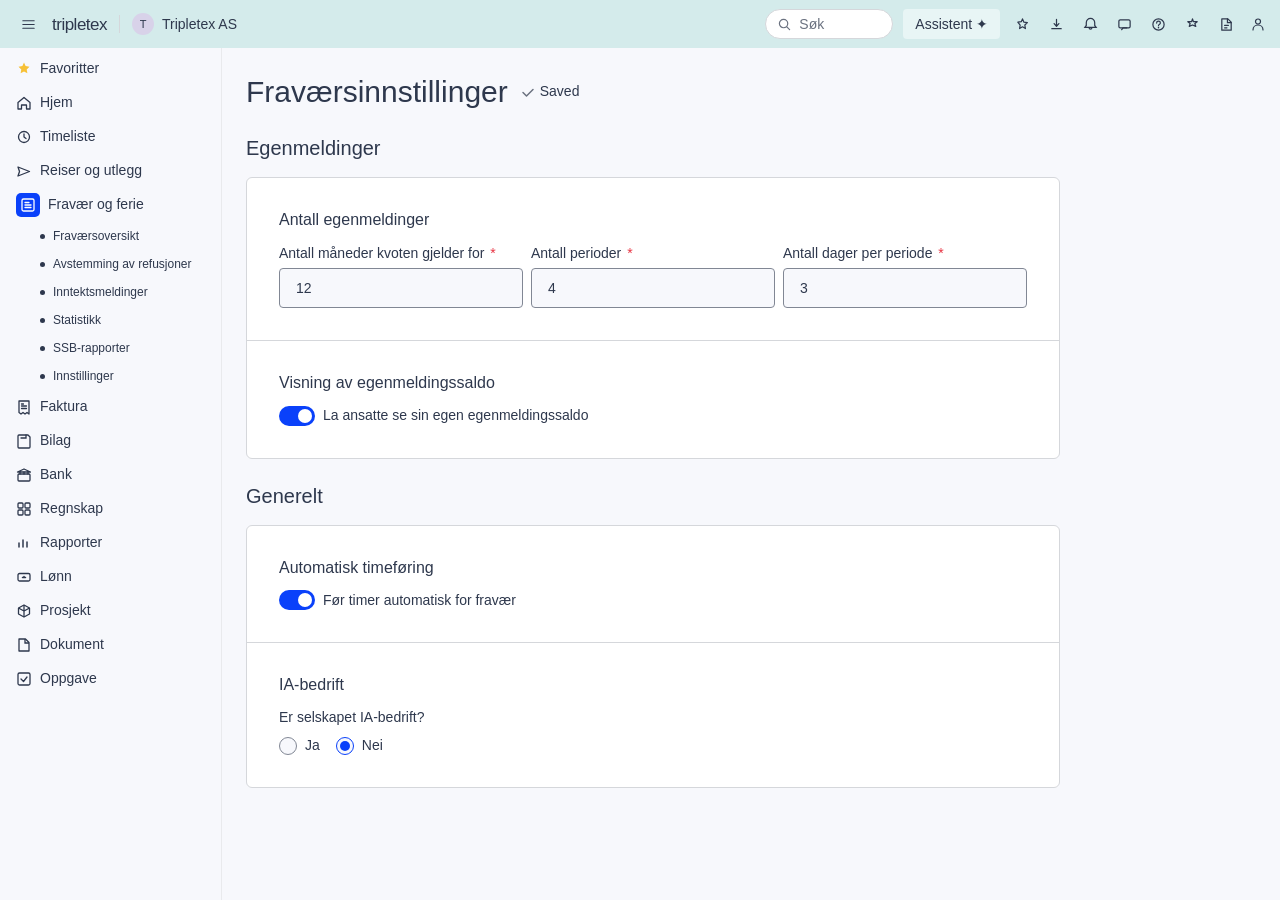
<file: prototyper/innstillinger-v1/index.html>
<!DOCTYPE html>
<html lang="no">
<head>
  <meta charset="UTF-8">
  <meta name="viewport" content="width=device-width, initial-scale=1.0">
  <title>Fraværsinnstillinger – Tripletex</title>
  <link rel="stylesheet" href="https://cdn.tripletex.no/google-fonts/rubik-400-500-800.css">
  <link rel="stylesheet" href="../../_system/tokens.css">
  <link rel="stylesheet" href="../../_system/components.css">
  <link rel="stylesheet" href="../../_system/layout.css">
  <style>
    .page-title { font: 400 30px/1.3 "Rubik", sans-serif; }

    .settings-content {
      max-width: 814px;
      display: flex;
      flex-direction: column;
      gap: var(--space-24);
    }

    .settings-section {
      display: flex;
      flex-direction: column;
      gap: var(--space-16);
    }

    .settings-section-title {
      font: 400 20px/1.3 "Rubik", sans-serif;
      color: var(--text-primary);
    }

    .settings-card {
      background: var(--surface-default);
      border: 1px solid var(--border-muted);
      border-radius: 6px;
      overflow: hidden;
    }

    .settings-card-block {
      padding: var(--space-32);
      display: flex;
      flex-direction: column;
      gap: var(--space-12);
    }

    .settings-card-block + .settings-card-block {
      border-top: 1px solid var(--border-muted);
    }

    .settings-block-title {
      font: 500 16px/1.3 "Rubik", sans-serif;
      color: var(--text-primary);
    }

    .input-row {
      display: flex;
      gap: var(--space-8);
    }

    .input-row .form-group { flex: 1 0 0; min-width: 0; }

    /* Toggle */
    .toggle-wrap {
      display: flex;
      align-items: center;
      gap: var(--space-8);
    }

    .toggle {
      position: relative;
      width: 36px;
      height: 20px;
      flex-shrink: 0;
    }

    .toggle input { opacity: 0; width: 0; height: 0; }

    .toggle-pill {
      position: absolute;
      inset: 0;
      background: var(--border-primary);
      border-radius: var(--radius-full);
      cursor: pointer;
      transition: background 0.15s;
    }

    .toggle-pill::after {
      content: "";
      position: absolute;
      top: 3px;
      left: 3px;
      width: 14px;
      height: 14px;
      background: white;
      border-radius: var(--radius-full);
      transition: transform 0.15s;
    }

    .toggle input:checked + .toggle-pill {
      background: var(--action-primary-rest);
    }

    .toggle input:checked + .toggle-pill::after {
      transform: translateX(16px);
    }

    .toggle-label {
      font: 14px/1.4 "Rubik", sans-serif;
      color: var(--text-primary);
      cursor: pointer;
    }

    /* Radio group */
    .radio-group {
      display: flex;
      flex-direction: column;
      gap: var(--space-8);
    }

    .radio-group-question {
      font: 14px/1.4 "Rubik", sans-serif;
      color: var(--text-primary);
    }

    .radio-options {
      display: flex;
      gap: var(--space-16);
    }

    .radio-option {
      display: flex;
      align-items: center;
      gap: var(--space-8);
      font: 14px/1.4 "Rubik", sans-serif;
      color: var(--text-primary);
      cursor: pointer;
    }

    .radio-option input[type="radio"] {
      appearance: none;
      -webkit-appearance: none;
      width: 18px;
      height: 18px;
      border: 1.5px solid var(--border-primary);
      border-radius: var(--radius-full);
      background: var(--surface-background);
      cursor: pointer;
      flex-shrink: 0;
      position: relative;
      transition: border-color 0.1s;
    }

    .radio-option input[type="radio"]:checked {
      border-color: var(--action-primary-rest);
    }

    .radio-option input[type="radio"]:checked::after {
      content: "";
      position: absolute;
      top: 50%;
      left: 50%;
      transform: translate(-50%, -50%);
      width: 10px;
      height: 10px;
      background: var(--action-primary-rest);
      border-radius: var(--radius-full);
    }

    /* Autosave badge */
    .autosave {
      display: flex;
      align-items: center;
      gap: var(--space-4);
      font: 14px/1.4 "Rubik", sans-serif;
      color: var(--text-primary);
    }

    .autosave svg { color: var(--text-muted); }

    .page-title-row {
      display: flex;
      align-items: center;
      gap: var(--space-12);
    }
  </style>
</head>
<body>

<div class="app-shell">

  <!-- Topbar -->
  <header class="app-topbar">
    <div class="topbar-left">
      <button class="topbar-icon-btn" title="Meny">
        <svg viewBox="0 0 16 16" fill="none"><path d="M2 4h12M2 8h12M2 12h12" stroke="currentColor" stroke-width="1.3" stroke-linecap="round"/></svg>
      </button>
      <span class="topbar-logo">tripletex</span>
      <span class="topbar-sep"></span>
      <div class="topbar-company">
        <span class="topbar-company-badge">T</span>
        <span class="topbar-company-name">Tripletex AS</span>
      </div>
    </div>
    <div class="topbar-right">
      <div class="topbar-search">
        <svg viewBox="0 0 14 14" fill="none"><circle cx="6" cy="6" r="4.5" stroke="currentColor" stroke-width="1.3"/><path d="M9.5 9.5L12.5 12.5" stroke="currentColor" stroke-width="1.3" stroke-linecap="round"/></svg>
        Søk
      </div>
      <button class="topbar-assistant">Assistent ✦</button>
      <button class="topbar-icon-btn" title="Favoritter"><svg viewBox="0 0 16 16" fill="none"><path d="M8 2l1.5 3.5 3.7.5-2.7 2.6.6 3.7L8 10.5l-3.1 1.8.6-3.7L3 5.5l3.7-.5L8 2z" stroke="currentColor" stroke-width="1.3" stroke-linejoin="round"/></svg></button>
      <button class="topbar-icon-btn" title="Last ned"><svg viewBox="0 0 16 16" fill="none"><path d="M8 2.5v7M5.5 7l2.5 3 2.5-3" stroke="currentColor" stroke-width="1.3" stroke-linecap="round" stroke-linejoin="round"/><path d="M3 12.5h10" stroke="currentColor" stroke-width="1.3" stroke-linecap="round"/></svg></button>
      <button class="topbar-icon-btn" title="Varsler"><svg viewBox="0 0 16 16" fill="none"><path d="M8 1.5A4.5 4.5 0 003.5 6v3L2 11h12l-1.5-2V6A4.5 4.5 0 008 1.5z" stroke="currentColor" stroke-width="1.3"/><path d="M6.5 11.5a1.5 1.5 0 003 0" stroke="currentColor" stroke-width="1.3"/></svg></button>
      <button class="topbar-icon-btn" title="Meldinger"><svg viewBox="0 0 16 16" fill="none"><rect x="2" y="3" width="12" height="8.5" rx="1.5" stroke="currentColor" stroke-width="1.3"/><path d="M5 13.5l1.5-2h4" stroke="currentColor" stroke-width="1.3" stroke-linecap="round" stroke-linejoin="round"/></svg></button>
      <button class="topbar-icon-btn" title="Hjelp"><svg viewBox="0 0 16 16" fill="none"><circle cx="8" cy="8" r="6" stroke="currentColor" stroke-width="1.3"/><path d="M8 11v.5" stroke="currentColor" stroke-width="1.5" stroke-linecap="round"/><path d="M6 6.5a2 2 0 114 0c0 1.5-2 1.5-2 2.5" stroke="currentColor" stroke-width="1.3" stroke-linecap="round"/></svg></button>
      <button class="topbar-icon-btn" title="Kunngjøringer"><svg viewBox="0 0 16 16" fill="none"><path d="M8 2l1 3H13l-2.5 2 1 3L8 8.5 4.5 10l1-3L3 5h4L8 2z" stroke="currentColor" stroke-width="1.3" stroke-linejoin="round"/></svg></button>
      <button class="topbar-icon-btn" title="Rapporter"><svg viewBox="0 0 16 16" fill="none"><path d="M4 2h5.5L13 5.5V14H3V2z" stroke="currentColor" stroke-width="1.3" stroke-linejoin="round"/><path d="M9 2v4h4M6 9h4M6 11.5h2.5" stroke="currentColor" stroke-width="1.3" stroke-linecap="round"/></svg></button>
      <button class="topbar-user-btn" title="Bruker"><svg viewBox="0 0 14 14" fill="none"><circle cx="7" cy="4.5" r="2.5" stroke="currentColor" stroke-width="1.2"/><path d="M2 13c0-2.8 2.2-5 5-5s5 2.2 5 5" stroke="currentColor" stroke-width="1.2" stroke-linecap="round"/></svg></button>
    </div>
  </header>

  <div class="app-body">

    <!-- Sidebar -->
    <nav class="sidebar">
      <a class="nav-item" href="#">
        <span class="nav-icon" style="color:var(--surface-warning-active);">
          <svg viewBox="0 0 16 16" fill="currentColor"><path d="M8 1.5l1.6 3.6 3.9.6-2.8 2.7.7 3.9L8 10.5l-3.4 1.8.7-3.9L2.5 5.7l3.9-.6L8 1.5z"/></svg>
        </span>Favoritter
      </a>
      <a class="nav-item" href="#">
        <span class="nav-icon"><svg viewBox="0 0 16 16" fill="none"><path d="M2 7.5l6-5 6 5V14H10.5v-4h-5v4H2V7.5z" stroke="currentColor" stroke-width="1.3" stroke-linejoin="round"/></svg></span>
        Hjem
      </a>
      <a class="nav-item" href="#">
        <span class="nav-icon"><svg viewBox="0 0 16 16" fill="none"><circle cx="8" cy="8" r="5.5" stroke="currentColor" stroke-width="1.3"/><path d="M8 5v3l2 1.5" stroke="currentColor" stroke-width="1.3" stroke-linecap="round" stroke-linejoin="round"/></svg></span>
        Timeliste
      </a>
      <a class="nav-item" href="#">
        <span class="nav-icon"><svg viewBox="0 0 16 16" fill="none"><path d="M13.5 8.5L2 13l1.5-4.5L2 4l11.5 4.5z" stroke="currentColor" stroke-width="1.3" stroke-linejoin="round"/></svg></span>
        Reiser og utlegg
      </a>
      <div class="nav-item nav-item--active">
        <span class="nav-icon"><svg viewBox="0 0 16 16" fill="none"><rect x="2" y="2" width="12" height="12" rx="1.5" stroke="currentColor" stroke-width="1.3"/><path d="M5 8h6M5 5.5h4M5 10.5h6" stroke="currentColor" stroke-width="1.3" stroke-linecap="round"/></svg></span>
        Fravær og ferie
      </div>
      <a class="nav-sub" href="../fravaersoversikt-v1/index.html"><span class="nav-bullet"></span>Fraværsoversikt</a>
      <a class="nav-sub" href="../avstemming-refusjoner-v1/index.html"><span class="nav-bullet"></span>Avstemming av refusjoner</a>
      <a class="nav-sub" href="../inntektsmeldinger-v1/index.html"><span class="nav-bullet"></span>Inntektsmeldinger</a>
      <a class="nav-sub" href="../statistikk-v1/index.html"><span class="nav-bullet"></span>Statistikk</a>
      <a class="nav-sub" href="../ssb-rapporter-v1/index.html"><span class="nav-bullet"></span>SSB-rapporter</a>
      <a class="nav-sub nav-sub--active" href="index.html"><span class="nav-bullet"></span>Innstillinger</a>
      <a class="nav-item" href="#">
        <span class="nav-icon"><svg viewBox="0 0 16 16" fill="none"><path d="M3 2h10v13l-2-1.5-2 1.5-2-1.5-2 1.5-2-1.5V2z" stroke="currentColor" stroke-width="1.3" stroke-linejoin="round"/><path d="M5.5 7h5M5.5 9.5h5M5.5 5h2" stroke="currentColor" stroke-width="1.3" stroke-linecap="round"/></svg></span>
        Faktura
      </a>
      <a class="nav-item" href="#">
        <span class="nav-icon"><svg viewBox="0 0 16 16" fill="none"><path d="M4 2h8l2 2v10a1 1 0 01-1 1H3a1 1 0 01-1-1V3a1 1 0 011-1z" stroke="currentColor" stroke-width="1.3" stroke-linejoin="round"/><path d="M10 2v3H5" stroke="currentColor" stroke-width="1.3" stroke-linecap="round"/></svg></span>
        Bilag
      </a>
      <a class="nav-item" href="#">
        <span class="nav-icon"><svg viewBox="0 0 16 16" fill="none"><rect x="2" y="7" width="12" height="7" rx="1" stroke="currentColor" stroke-width="1.3"/><path d="M4 7V5M8 7V5M12 7V5" stroke="currentColor" stroke-width="1.3" stroke-linecap="round"/><path d="M1.5 5h13l-6.5-3L1.5 5z" stroke="currentColor" stroke-width="1.3" stroke-linejoin="round"/></svg></span>
        Bank
      </a>
      <a class="nav-item" href="#">
        <span class="nav-icon"><svg viewBox="0 0 16 16" fill="none"><rect x="2" y="2" width="5" height="5" rx="1" stroke="currentColor" stroke-width="1.3"/><rect x="9" y="2" width="5" height="5" rx="1" stroke="currentColor" stroke-width="1.3"/><rect x="2" y="9" width="5" height="5" rx="1" stroke="currentColor" stroke-width="1.3"/><rect x="9" y="9" width="5" height="5" rx="1" stroke="currentColor" stroke-width="1.3"/></svg></span>
        Regnskap
      </a>
      <a class="nav-item" href="#">
        <span class="nav-icon"><svg viewBox="0 0 16 16" fill="none"><path d="M3 12V8M7 12V5M11 12V7" stroke="currentColor" stroke-width="1.5" stroke-linecap="round"/></svg></span>
        Rapporter
      </a>
      <a class="nav-item" href="#">
        <span class="nav-icon"><svg viewBox="0 0 16 16" fill="none"><rect x="2" y="4.5" width="12" height="7.5" rx="1.5" stroke="currentColor" stroke-width="1.3"/><path d="M8 7.5v1M6.5 8.5h3" stroke="currentColor" stroke-width="1.5" stroke-linecap="round"/></svg></span>
        Lønn
      </a>
      <a class="nav-item" href="#">
        <span class="nav-icon"><svg viewBox="0 0 16 16" fill="none"><path d="M8 2L2.5 5v6L8 14l5.5-3V5L8 2z" stroke="currentColor" stroke-width="1.3" stroke-linejoin="round"/><path d="M8 2v12M2.5 5L8 8l5.5-3" stroke="currentColor" stroke-width="1.3"/></svg></span>
        Prosjekt
      </a>
      <a class="nav-item" href="#">
        <span class="nav-icon"><svg viewBox="0 0 16 16" fill="none"><path d="M4 2h5.5L13 5.5V14H3V2z" stroke="currentColor" stroke-width="1.3" stroke-linejoin="round"/><path d="M9 2v4h4" stroke="currentColor" stroke-width="1.3"/></svg></span>
        Dokument
      </a>
      <a class="nav-item" href="#">
        <span class="nav-icon"><svg viewBox="0 0 16 16" fill="none"><rect x="2" y="2" width="12" height="12" rx="1.5" stroke="currentColor" stroke-width="1.3"/><path d="M5 8l2.5 2.5L11 6" stroke="currentColor" stroke-width="1.3" stroke-linecap="round" stroke-linejoin="round"/></svg></span>
        Oppgave
      </a>
    </nav>

    <!-- Main content -->
    <main class="main-content">
      <div style="padding: var(--container-padding-default);">

        <!-- Page header -->
        <div style="margin-bottom: var(--space-24);">
          <div class="page-title-row">
            <h1 class="page-title">Fraværsinnstillinger</h1>
            <span class="autosave">
              <svg width="16" height="16" viewBox="0 0 16 16" fill="none"><path d="M13 5.5L6.5 12 3 8.5" stroke="currentColor" stroke-width="1.5" stroke-linecap="round" stroke-linejoin="round"/></svg>
              Saved
            </span>
          </div>
        </div>

        <div class="settings-content">

          <!-- Egenmeldinger -->
          <section class="settings-section">
            <h2 class="settings-section-title">Egenmeldinger</h2>
            <div class="settings-card">

              <!-- Antall egenmeldinger -->
              <div class="settings-card-block">
                <h3 class="settings-block-title">Antall egenmeldinger</h3>
                <div class="input-row">
                  <div class="form-group">
                    <label class="input-label">Antall måneder kvoten gjelder for <span class="required">*</span></label>
                    <input class="input" type="number" value="12">
                  </div>
                  <div class="form-group">
                    <label class="input-label">Antall perioder <span class="required">*</span></label>
                    <input class="input" type="number" value="4">
                  </div>
                  <div class="form-group">
                    <label class="input-label">Antall dager per periode <span class="required">*</span></label>
                    <input class="input" type="number" value="3">
                  </div>
                </div>
              </div>

              <!-- Visning av egenmeldingssaldo -->
              <div class="settings-card-block">
                <h3 class="settings-block-title">Visning av egenmeldingssaldo</h3>
                <label class="toggle-wrap">
                  <span class="toggle">
                    <input type="checkbox" checked>
                    <span class="toggle-pill"></span>
                  </span>
                  <span class="toggle-label">La ansatte se sin egen egenmeldingssaldo</span>
                </label>
              </div>

            </div>
          </section>

          <!-- Generelt -->
          <section class="settings-section">
            <h2 class="settings-section-title">Generelt</h2>
            <div class="settings-card">

              <!-- Automatisk timeføring -->
              <div class="settings-card-block">
                <h3 class="settings-block-title">Automatisk timeføring</h3>
                <label class="toggle-wrap">
                  <span class="toggle">
                    <input type="checkbox" checked>
                    <span class="toggle-pill"></span>
                  </span>
                  <span class="toggle-label">Før timer automatisk for fravær</span>
                </label>
              </div>

              <!-- IA-bedrift -->
              <div class="settings-card-block">
                <h3 class="settings-block-title">IA-bedrift</h3>
                <div class="radio-group">
                  <span class="radio-group-question">Er selskapet IA-bedrift?</span>
                  <div class="radio-options">
                    <label class="radio-option">
                      <input type="radio" name="ia-bedrift" value="ja">
                      Ja
                    </label>
                    <label class="radio-option">
                      <input type="radio" name="ia-bedrift" value="nei" checked>
                      Nei
                    </label>
                  </div>
                </div>
              </div>

            </div>
          </section>

        </div><!-- /settings-content -->
      </div>
    </main>

  </div><!-- /app-body -->
</div><!-- /app-shell -->

</body>
</html>
</file>
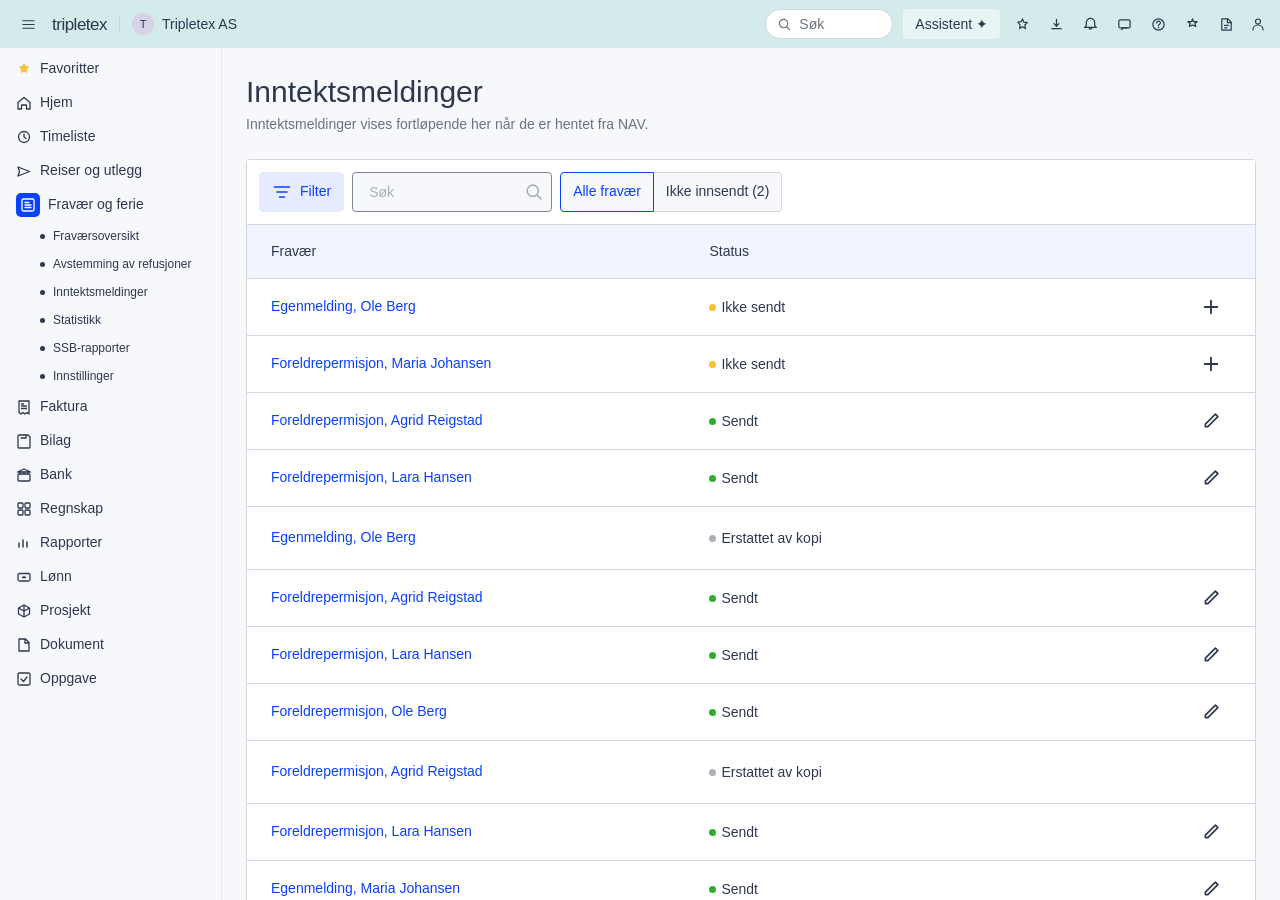
<file: prototyper/inntektsmeldinger-v1/index.html>
<!DOCTYPE html>
<html lang="no">
<head>
  <meta charset="UTF-8">
  <meta name="viewport" content="width=device-width, initial-scale=1.0">
  <title>Inntektsmeldinger – Tripletex</title>
  <link rel="stylesheet" href="https://cdn.tripletex.no/google-fonts/rubik-400-500-800.css">
  <link rel="stylesheet" href="../../_system/tokens.css">
  <link rel="stylesheet" href="../../_system/components.css">
  <link rel="stylesheet" href="../../_system/layout.css">
  <style>
    .page-title    { font: 400 30px/1.3 "Rubik", sans-serif; }
    .page-subtitle { font: 14px/1.4 "Rubik", sans-serif; color: var(--text-muted); margin-top: var(--space-4); }

    .col-fravaer { width: 50%; }
    .col-status  { width: 50%; }
    .col-actions { width: 96px; text-align: right; white-space: nowrap; }
    .col-actions-wrap { display: inline-flex; align-items: center; gap: var(--space-4); width: 84px; justify-content: flex-end; min-height: var(--size-large); }

    .td-link { color: var(--text-action); font-weight: 400; text-decoration: none; }
    .td-link:hover { text-decoration: underline; }

    /* Tillat dropdown å stikke ut av table-container */
    .table-container { overflow: visible; }

    /* Kebab dropdown */
    .kebab-wrap { position: relative; display: inline-flex; }

    .kebab-menu {
      display: none;
      position: absolute;
      top: calc(100% + 4px);
      right: 0;
      background: var(--surface-default);
      border: 1px solid var(--border-muted);
      border-radius: var(--radius-default);
      box-shadow: 0 4px 12px rgba(15, 41, 127, 0.12);
      min-width: 200px;
      z-index: 10;
      padding: var(--space-4) 0;
    }

    .kebab-menu.is-open { display: block; }

    .kebab-menu-item {
      display: block;
      width: 100%;
      padding: var(--space-8) var(--space-16);
      background: none;
      border: none;
      text-align: left;
      font: 14px/1.4 "Rubik", sans-serif;
      color: var(--text-primary);
      cursor: pointer;
      white-space: nowrap;
    }

    .kebab-menu-item:hover { background: var(--surface-info-rest); }
  </style>
</head>
<body>

<div class="app-shell">

  <!-- Topbar -->
  <header class="app-topbar">
    <div class="topbar-left">
      <button class="topbar-icon-btn" title="Meny">
        <svg viewBox="0 0 16 16" fill="none"><path d="M2 4h12M2 8h12M2 12h12" stroke="currentColor" stroke-width="1.3" stroke-linecap="round"/></svg>
      </button>
      <span class="topbar-logo">tripletex</span>
      <span class="topbar-sep"></span>
      <div class="topbar-company">
        <span class="topbar-company-badge">T</span>
        <span class="topbar-company-name">Tripletex AS</span>
      </div>
    </div>
    <div class="topbar-right">
      <div class="topbar-search">
        <svg viewBox="0 0 14 14" fill="none"><circle cx="6" cy="6" r="4.5" stroke="currentColor" stroke-width="1.3"/><path d="M9.5 9.5L12.5 12.5" stroke="currentColor" stroke-width="1.3" stroke-linecap="round"/></svg>
        Søk
      </div>
      <button class="topbar-assistant">Assistent ✦</button>
      <button class="topbar-icon-btn" title="Favoritter"><svg viewBox="0 0 16 16" fill="none"><path d="M8 2l1.5 3.5 3.7.5-2.7 2.6.6 3.7L8 10.5l-3.1 1.8.6-3.7L3 5.5l3.7-.5L8 2z" stroke="currentColor" stroke-width="1.3" stroke-linejoin="round"/></svg></button>
      <button class="topbar-icon-btn" title="Last ned"><svg viewBox="0 0 16 16" fill="none"><path d="M8 2.5v7M5.5 7l2.5 3 2.5-3" stroke="currentColor" stroke-width="1.3" stroke-linecap="round" stroke-linejoin="round"/><path d="M3 12.5h10" stroke="currentColor" stroke-width="1.3" stroke-linecap="round"/></svg></button>
      <button class="topbar-icon-btn" title="Varsler"><svg viewBox="0 0 16 16" fill="none"><path d="M8 1.5A4.5 4.5 0 003.5 6v3L2 11h12l-1.5-2V6A4.5 4.5 0 008 1.5z" stroke="currentColor" stroke-width="1.3"/><path d="M6.5 11.5a1.5 1.5 0 003 0" stroke="currentColor" stroke-width="1.3"/></svg></button>
      <button class="topbar-icon-btn" title="Meldinger"><svg viewBox="0 0 16 16" fill="none"><rect x="2" y="3" width="12" height="8.5" rx="1.5" stroke="currentColor" stroke-width="1.3"/><path d="M5 13.5l1.5-2h4" stroke="currentColor" stroke-width="1.3" stroke-linecap="round" stroke-linejoin="round"/></svg></button>
      <button class="topbar-icon-btn" title="Hjelp"><svg viewBox="0 0 16 16" fill="none"><circle cx="8" cy="8" r="6" stroke="currentColor" stroke-width="1.3"/><path d="M8 11v.5" stroke="currentColor" stroke-width="1.5" stroke-linecap="round"/><path d="M6 6.5a2 2 0 114 0c0 1.5-2 1.5-2 2.5" stroke="currentColor" stroke-width="1.3" stroke-linecap="round"/></svg></button>
      <button class="topbar-icon-btn" title="Kunngjøringer"><svg viewBox="0 0 16 16" fill="none"><path d="M8 2l1 3H13l-2.5 2 1 3L8 8.5 4.5 10l1-3L3 5h4L8 2z" stroke="currentColor" stroke-width="1.3" stroke-linejoin="round"/></svg></button>
      <button class="topbar-icon-btn" title="Rapporter"><svg viewBox="0 0 16 16" fill="none"><path d="M4 2h5.5L13 5.5V14H3V2z" stroke="currentColor" stroke-width="1.3" stroke-linejoin="round"/><path d="M9 2v4h4M6 9h4M6 11.5h2.5" stroke="currentColor" stroke-width="1.3" stroke-linecap="round"/></svg></button>
      <button class="topbar-user-btn" title="Bruker"><svg viewBox="0 0 14 14" fill="none"><circle cx="7" cy="4.5" r="2.5" stroke="currentColor" stroke-width="1.2"/><path d="M2 13c0-2.8 2.2-5 5-5s5 2.2 5 5" stroke="currentColor" stroke-width="1.2" stroke-linecap="round"/></svg></button>
    </div>
  </header>

  <div class="app-body">

    <!-- Sidebar -->
    <nav class="sidebar">
      <a class="nav-item" href="#">
        <span class="nav-icon" style="color:var(--surface-warning-active);">
          <svg viewBox="0 0 16 16" fill="currentColor"><path d="M8 1.5l1.6 3.6 3.9.6-2.8 2.7.7 3.9L8 10.5l-3.4 1.8.7-3.9L2.5 5.7l3.9-.6L8 1.5z"/></svg>
        </span>Favoritter
      </a>
      <a class="nav-item" href="#">
        <span class="nav-icon"><svg viewBox="0 0 16 16" fill="none"><path d="M2 7.5l6-5 6 5V14H10.5v-4h-5v4H2V7.5z" stroke="currentColor" stroke-width="1.3" stroke-linejoin="round"/></svg></span>
        Hjem
      </a>
      <a class="nav-item" href="#">
        <span class="nav-icon"><svg viewBox="0 0 16 16" fill="none"><circle cx="8" cy="8" r="5.5" stroke="currentColor" stroke-width="1.3"/><path d="M8 5v3l2 1.5" stroke="currentColor" stroke-width="1.3" stroke-linecap="round" stroke-linejoin="round"/></svg></span>
        Timeliste
      </a>
      <a class="nav-item" href="#">
        <span class="nav-icon"><svg viewBox="0 0 16 16" fill="none"><path d="M13.5 8.5L2 13l1.5-4.5L2 4l11.5 4.5z" stroke="currentColor" stroke-width="1.3" stroke-linejoin="round"/></svg></span>
        Reiser og utlegg
      </a>
      <div class="nav-item nav-item--active">
        <span class="nav-icon"><svg viewBox="0 0 16 16" fill="none"><rect x="2" y="2" width="12" height="12" rx="1.5" stroke="currentColor" stroke-width="1.3"/><path d="M5 8h6M5 5.5h4M5 10.5h6" stroke="currentColor" stroke-width="1.3" stroke-linecap="round"/></svg></span>
        Fravær og ferie
      </div>
      <a class="nav-sub" href="../fravaersoversikt-v1/index.html"><span class="nav-bullet"></span>Fraværsoversikt</a>
      <a class="nav-sub" href="../avstemming-refusjoner-v1/index.html"><span class="nav-bullet"></span>Avstemming av refusjoner</a>
      <a class="nav-sub nav-sub--active" href="index.html"><span class="nav-bullet"></span>Inntektsmeldinger</a>
      <a class="nav-sub" href="../statistikk-v1/index.html"><span class="nav-bullet"></span>Statistikk</a>
      <a class="nav-sub" href="../ssb-rapporter-v1/index.html"><span class="nav-bullet"></span>SSB-rapporter</a>
      <a class="nav-sub" href="../innstillinger-v1/index.html"><span class="nav-bullet"></span>Innstillinger</a>
      <a class="nav-item" href="#">
        <span class="nav-icon"><svg viewBox="0 0 16 16" fill="none"><path d="M3 2h10v13l-2-1.5-2 1.5-2-1.5-2 1.5-2-1.5V2z" stroke="currentColor" stroke-width="1.3" stroke-linejoin="round"/><path d="M5.5 7h5M5.5 9.5h5M5.5 5h2" stroke="currentColor" stroke-width="1.3" stroke-linecap="round"/></svg></span>
        Faktura
      </a>
      <a class="nav-item" href="#">
        <span class="nav-icon"><svg viewBox="0 0 16 16" fill="none"><path d="M4 2h8l2 2v10a1 1 0 01-1 1H3a1 1 0 01-1-1V3a1 1 0 011-1z" stroke="currentColor" stroke-width="1.3" stroke-linejoin="round"/><path d="M10 2v3H5" stroke="currentColor" stroke-width="1.3" stroke-linecap="round"/></svg></span>
        Bilag
      </a>
      <a class="nav-item" href="#">
        <span class="nav-icon"><svg viewBox="0 0 16 16" fill="none"><rect x="2" y="7" width="12" height="7" rx="1" stroke="currentColor" stroke-width="1.3"/><path d="M4 7V5M8 7V5M12 7V5" stroke="currentColor" stroke-width="1.3" stroke-linecap="round"/><path d="M1.5 5h13l-6.5-3L1.5 5z" stroke="currentColor" stroke-width="1.3" stroke-linejoin="round"/></svg></span>
        Bank
      </a>
      <a class="nav-item" href="#">
        <span class="nav-icon"><svg viewBox="0 0 16 16" fill="none"><rect x="2" y="2" width="5" height="5" rx="1" stroke="currentColor" stroke-width="1.3"/><rect x="9" y="2" width="5" height="5" rx="1" stroke="currentColor" stroke-width="1.3"/><rect x="2" y="9" width="5" height="5" rx="1" stroke="currentColor" stroke-width="1.3"/><rect x="9" y="9" width="5" height="5" rx="1" stroke="currentColor" stroke-width="1.3"/></svg></span>
        Regnskap
      </a>
      <a class="nav-item" href="#">
        <span class="nav-icon"><svg viewBox="0 0 16 16" fill="none"><path d="M3 12V8M7 12V5M11 12V7" stroke="currentColor" stroke-width="1.5" stroke-linecap="round"/></svg></span>
        Rapporter
      </a>
      <a class="nav-item" href="#">
        <span class="nav-icon"><svg viewBox="0 0 16 16" fill="none"><rect x="2" y="4.5" width="12" height="7.5" rx="1.5" stroke="currentColor" stroke-width="1.3"/><path d="M8 7.5v1M6.5 8.5h3" stroke="currentColor" stroke-width="1.5" stroke-linecap="round"/></svg></span>
        Lønn
      </a>
      <a class="nav-item" href="#">
        <span class="nav-icon"><svg viewBox="0 0 16 16" fill="none"><path d="M8 2L2.5 5v6L8 14l5.5-3V5L8 2z" stroke="currentColor" stroke-width="1.3" stroke-linejoin="round"/><path d="M8 2v12M2.5 5L8 8l5.5-3" stroke="currentColor" stroke-width="1.3"/></svg></span>
        Prosjekt
      </a>
      <a class="nav-item" href="#">
        <span class="nav-icon"><svg viewBox="0 0 16 16" fill="none"><path d="M4 2h5.5L13 5.5V14H3V2z" stroke="currentColor" stroke-width="1.3" stroke-linejoin="round"/><path d="M9 2v4h4" stroke="currentColor" stroke-width="1.3"/></svg></span>
        Dokument
      </a>
      <a class="nav-item" href="#">
        <span class="nav-icon"><svg viewBox="0 0 16 16" fill="none"><rect x="2" y="2" width="12" height="12" rx="1.5" stroke="currentColor" stroke-width="1.3"/><path d="M5 8l2.5 2.5L11 6" stroke="currentColor" stroke-width="1.3" stroke-linecap="round" stroke-linejoin="round"/></svg></span>
        Oppgave
      </a>
    </nav>

    <!-- Main content -->
    <main class="main-content">
      <div style="padding: var(--container-padding-default);">

        <!-- Page header -->
        <div style="margin-bottom: var(--space-24);">
          <h1 class="page-title">Inntektsmeldinger</h1>
          <p class="page-subtitle">Inntektsmeldinger vises fortløpende her når de er hentet fra NAV.</p>
        </div>

        <div class="table-container">
          <div class="table-toolbar">
            <div class="table-toolbar-filters">
              <button class="btn btn-secondary">
                <svg width="16" height="16" viewBox="0 0 16 16" fill="none"><path d="M2 4h12M4 8h8M6 12h4" stroke="currentColor" stroke-width="1.3" stroke-linecap="round"/></svg>
                Filter
              </button>
              <div class="input-search-wrap">
                <svg class="input-search-icon" viewBox="0 0 16 16" fill="none"><circle cx="7" cy="7" r="4.5" stroke="currentColor" stroke-width="1.3"/><path d="M11 11l2.5 2.5" stroke="currentColor" stroke-width="1.3" stroke-linecap="round"/></svg>
                <input class="input" placeholder="Søk" id="search-input" oninput="filterTable()">
              </div>
              <div class="switcher">
                <button class="switcher-btn switcher-btn--active" onclick="setFilter('alle', this)">Alle fravær</button>
                <button class="switcher-btn" onclick="setFilter('ikke-sendt', this)">Ikke innsendt (2)</button>
              </div>
            </div>
          </div>

          <table class="tx-table table-standard" id="im-table">
            <thead>
              <tr>
                <th class="col-fravaer">Fravær</th>
                <th class="col-status">Status</th>
                <th class="col-actions"></th>
              </tr>
            </thead>
            <tbody>
              <tr data-status="ikke-sendt">
                <td class="col-fravaer"><a href="skjema.html" class="td-link">Egenmelding, Ole Berg</a></td>
                <td class="col-status"><span class="status-dot status-dot--warning">Ikke sendt</span></td>
                <td class="col-actions"><div class="col-actions-wrap">
                  <a href="skjema.html" class="icon-btn" title="Opprett inntektsmelding"><svg viewBox="0 0 16 16" fill="none"><path d="M8 3v10M3 8h10" stroke="currentColor" stroke-width="1.5" stroke-linecap="round"/></svg></a>
                </div></td>
              </tr>
              <tr data-status="ikke-sendt">
                <td class="col-fravaer"><a href="skjema.html" class="td-link">Foreldrepermisjon, Maria Johansen</a></td>
                <td class="col-status"><span class="status-dot status-dot--warning">Ikke sendt</span></td>
                <td class="col-actions"><div class="col-actions-wrap">
                  <a href="skjema.html" class="icon-btn" title="Opprett inntektsmelding"><svg viewBox="0 0 16 16" fill="none"><path d="M8 3v10M3 8h10" stroke="currentColor" stroke-width="1.5" stroke-linecap="round"/></svg></a>
                </div></td>
              </tr>
              <tr data-status="sendt">
                <td class="col-fravaer"><a href="skjema.html" class="td-link">Foreldrepermisjon, Agrid Reigstad</a></td>
                <td class="col-status"><span class="status-dot status-dot--success">Sendt</span></td>
                <td class="col-actions"><div class="col-actions-wrap"><a href="skjema.html" class="icon-btn" title="Rediger"><svg viewBox="0 0 16 16" fill="none"><path d="M11.5 2.5l2 2-8 8H3.5v-2l8-8z" stroke="currentColor" stroke-width="1.3" stroke-linejoin="round"/></svg></a></div></td>
              </tr>
              <tr data-status="sendt">
                <td class="col-fravaer"><a href="skjema.html" class="td-link">Foreldrepermisjon, Lara Hansen</a></td>
                <td class="col-status"><span class="status-dot status-dot--success">Sendt</span></td>
                <td class="col-actions"><div class="col-actions-wrap"><a href="skjema.html" class="icon-btn" title="Rediger"><svg viewBox="0 0 16 16" fill="none"><path d="M11.5 2.5l2 2-8 8H3.5v-2l8-8z" stroke="currentColor" stroke-width="1.3" stroke-linejoin="round"/></svg></a></div></td>
              </tr>
              <tr data-status="erstattet">
                <td class="col-fravaer"><a href="skjema.html" class="td-link">Egenmelding, Ole Berg</a></td>
                <td class="col-status"><span class="status-dot status-dot--neutral">Erstattet av kopi</span></td>
                <td class="col-actions"><div class="col-actions-wrap"></div></td>
              </tr>
              <tr data-status="sendt">
                <td class="col-fravaer"><a href="skjema.html" class="td-link">Foreldrepermisjon, Agrid Reigstad</a></td>
                <td class="col-status"><span class="status-dot status-dot--success">Sendt</span></td>
                <td class="col-actions"><div class="col-actions-wrap"><a href="skjema.html" class="icon-btn" title="Rediger"><svg viewBox="0 0 16 16" fill="none"><path d="M11.5 2.5l2 2-8 8H3.5v-2l8-8z" stroke="currentColor" stroke-width="1.3" stroke-linejoin="round"/></svg></a></div></td>
              </tr>
              <tr data-status="sendt">
                <td class="col-fravaer"><a href="skjema.html" class="td-link">Foreldrepermisjon, Lara Hansen</a></td>
                <td class="col-status"><span class="status-dot status-dot--success">Sendt</span></td>
                <td class="col-actions"><div class="col-actions-wrap"><a href="skjema.html" class="icon-btn" title="Rediger"><svg viewBox="0 0 16 16" fill="none"><path d="M11.5 2.5l2 2-8 8H3.5v-2l8-8z" stroke="currentColor" stroke-width="1.3" stroke-linejoin="round"/></svg></a></div></td>
              </tr>
              <tr data-status="sendt">
                <td class="col-fravaer"><a href="skjema.html" class="td-link">Foreldrepermisjon, Ole Berg</a></td>
                <td class="col-status"><span class="status-dot status-dot--success">Sendt</span></td>
                <td class="col-actions"><div class="col-actions-wrap"><a href="skjema.html" class="icon-btn" title="Rediger"><svg viewBox="0 0 16 16" fill="none"><path d="M11.5 2.5l2 2-8 8H3.5v-2l8-8z" stroke="currentColor" stroke-width="1.3" stroke-linejoin="round"/></svg></a></div></td>
              </tr>
              <tr data-status="erstattet">
                <td class="col-fravaer"><a href="skjema.html" class="td-link">Foreldrepermisjon, Agrid Reigstad</a></td>
                <td class="col-status"><span class="status-dot status-dot--neutral">Erstattet av kopi</span></td>
                <td class="col-actions"><div class="col-actions-wrap"></div></td>
              </tr>
              <tr data-status="sendt">
                <td class="col-fravaer"><a href="skjema.html" class="td-link">Foreldrepermisjon, Lara Hansen</a></td>
                <td class="col-status"><span class="status-dot status-dot--success">Sendt</span></td>
                <td class="col-actions"><div class="col-actions-wrap"><a href="skjema.html" class="icon-btn" title="Rediger"><svg viewBox="0 0 16 16" fill="none"><path d="M11.5 2.5l2 2-8 8H3.5v-2l8-8z" stroke="currentColor" stroke-width="1.3" stroke-linejoin="round"/></svg></a></div></td>
              </tr>
              <tr data-status="sendt">
                <td class="col-fravaer"><a href="skjema.html" class="td-link">Egenmelding, Maria Johansen</a></td>
                <td class="col-status"><span class="status-dot status-dot--success">Sendt</span></td>
                <td class="col-actions"><div class="col-actions-wrap"><a href="skjema.html" class="icon-btn" title="Rediger"><svg viewBox="0 0 16 16" fill="none"><path d="M11.5 2.5l2 2-8 8H3.5v-2l8-8z" stroke="currentColor" stroke-width="1.3" stroke-linejoin="round"/></svg></a></div></td>
              </tr>
              <tr data-status="sendt">
                <td class="col-fravaer"><a href="skjema.html" class="td-link">Foreldrepermisjon, Ole Berg</a></td>
                <td class="col-status"><span class="status-dot status-dot--success">Sendt</span></td>
                <td class="col-actions"><div class="col-actions-wrap"><a href="skjema.html" class="icon-btn" title="Rediger"><svg viewBox="0 0 16 16" fill="none"><path d="M11.5 2.5l2 2-8 8H3.5v-2l8-8z" stroke="currentColor" stroke-width="1.3" stroke-linejoin="round"/></svg></a></div></td>
              </tr>
            </tbody>
          </table>
        </div>

      </div>
    </main>

  </div>
</div>

<script>
  function toggleKebab(btn, event) {
    event.stopPropagation();
    const menu = btn.nextElementSibling;
    const isOpen = menu.classList.contains('is-open');
    document.querySelectorAll('.kebab-menu.is-open').forEach(m => m.classList.remove('is-open'));
    if (!isOpen) menu.classList.add('is-open');
  }

  document.addEventListener('click', e => {
    if (!e.target.closest('.kebab-wrap')) {
      document.querySelectorAll('.kebab-menu.is-open').forEach(m => m.classList.remove('is-open'));
    }
  });

  let activeFilter = 'alle';

  function setFilter(filter, btn) {
    activeFilter = filter;
    document.querySelectorAll('.switcher-btn').forEach(b => b.classList.remove('switcher-btn--active'));
    btn.classList.add('switcher-btn--active');
    filterTable();
  }

  function filterTable() {
    const q = document.getElementById('search-input').value.toLowerCase();
    document.querySelectorAll('#im-table tbody tr').forEach(row => {
      const text = row.querySelector('.td-link, .td-name')?.textContent.toLowerCase() ?? '';
      const status = row.dataset.status;
      const matchSearch = text.includes(q);
      const matchFilter = activeFilter === 'alle' || status === 'ikke-sendt';
      row.style.display = matchSearch && matchFilter ? '' : 'none';
    });
  }
</script>

</body>
</html>
</file>
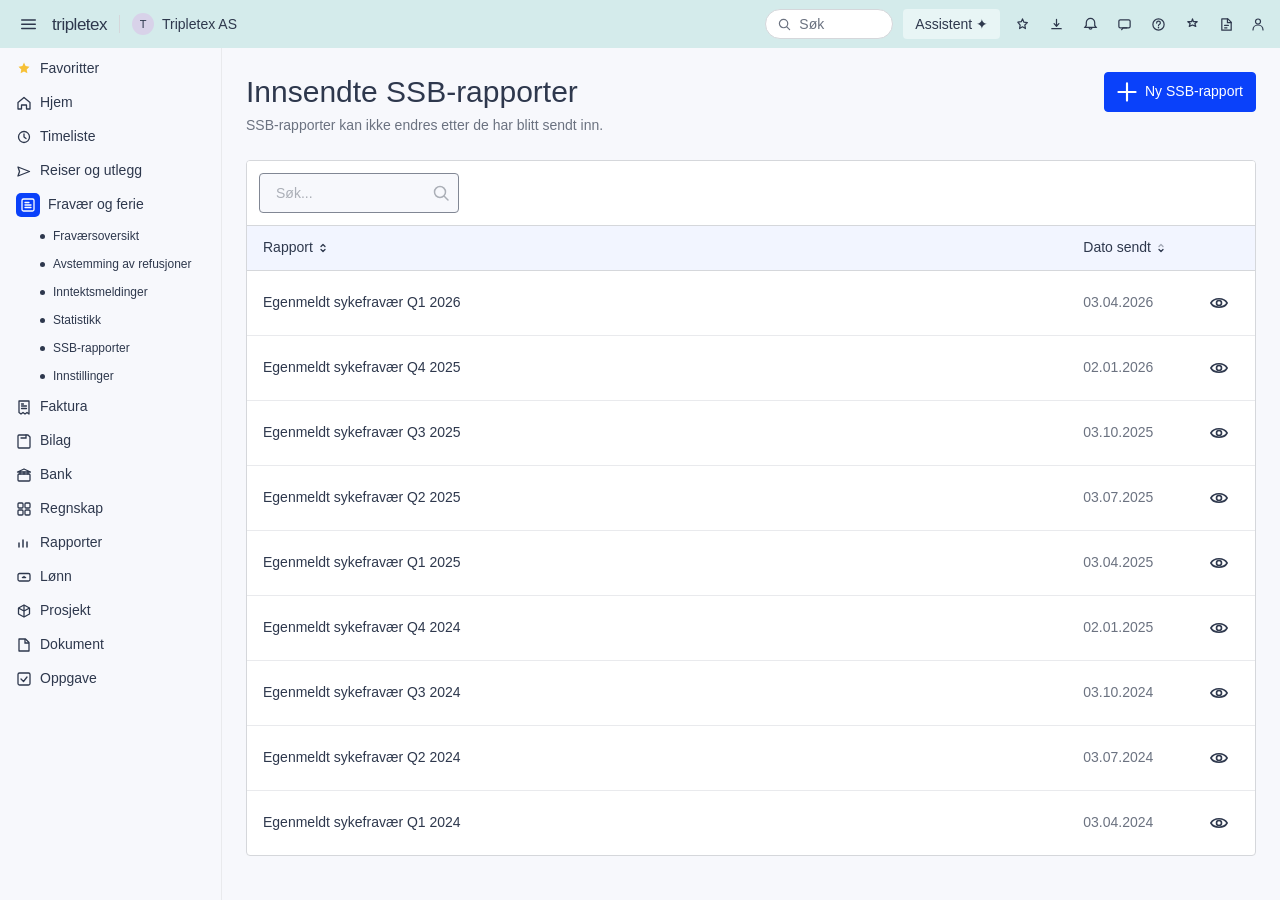
<file: prototyper/ssb-rapporter-v1/index.html>
<!DOCTYPE html>
<html lang="no">
<head>
  <meta charset="UTF-8">
  <meta name="viewport" content="width=device-width, initial-scale=1.0">
  <title>Innsendte SSB-rapporter – Tripletex</title>
  <link rel="stylesheet" href="https://cdn.tripletex.no/google-fonts/rubik-400-500-800.css">
  <link rel="stylesheet" href="../../_system/tokens.css">
  <link rel="stylesheet" href="../../_system/components.css">
  <link rel="stylesheet" href="../../_system/layout.css">
  <style>

    /* Page title override (30px per design) */
    .page-title { font: 400 30px/1.3 "Rubik", sans-serif; }

    /* Reports table (custom — sortable cols + eye-btn, wraps inside table-container) */
    .reports-table { width: 100%; border-collapse: collapse; font: 14px/1.4 "Rubik", sans-serif; }
    .reports-table th { background: var(--surface-info-rest); padding: var(--space-12) var(--space-16); text-align: left; font-weight: 400; color: var(--text-primary); border-bottom: 1px solid var(--border-muted); white-space: nowrap; user-select: none; }
    .th-sort { display: inline-flex; align-items: center; gap: var(--space-4); }
    .reports-table td { padding: var(--space-12) var(--space-16); border-bottom: 1px solid var(--border-faint); vertical-align: middle; }
    .reports-table tr:last-child td { border-bottom: none; }
    .reports-table tbody tr:hover td { background: var(--action-neutral-hover); cursor: pointer; }
    .col-name { width: 100%; }
    .col-date { white-space: nowrap; color: var(--text-muted); }
    .col-actions { width: 48px; text-align: right; }
    .td-name { font-weight: 500; color: var(--text-primary); }

    /* Modal */
    .modal-overlay { position: fixed; inset: 0; background: rgba(0,0,0,0.35); z-index: 500; display: flex; align-items: center; justify-content: center; }
    .modal-overlay--hidden { display: none; }
    .modal-box { background: var(--surface-default); border-radius: var(--radius-default); width: 700px; max-width: calc(100vw - 48px); max-height: 90vh; overflow-y: auto; box-shadow: 0 8px 40px rgba(0,0,0,0.18); padding: var(--space-32); display: flex; flex-direction: column; gap: var(--space-24); }
    .modal-header { display: flex; flex-direction: column; gap: var(--space-4); position: relative; padding-right: 36px; }
    .modal-title { font: 500 20px/1.3 "Rubik", sans-serif; color: var(--text-primary); }
    .modal-subtitle { font: 14px/1.4 "Rubik", sans-serif; color: var(--text-muted); }
    .modal-close { position: absolute; top: 0; right: 0; width: 28px; height: 28px; background: none; border: none; border-radius: var(--radius-default); cursor: pointer; display: flex; align-items: center; justify-content: center; color: var(--text-muted); }
    .modal-close:hover { background: var(--surface-disabled); color: var(--text-primary); }
    .modal-table-wrap { border: 1px solid var(--border-muted); border-radius: var(--radius-default); overflow: hidden; }

  </style>
</head>
<body>
<div class="app-shell">

  <!-- TOPBAR -->
  <header class="app-topbar">
    <div class="topbar-left">
      <button class="topbar-icon-btn" title="Meny">
        <svg viewBox="0 0 16 16" fill="none"><rect y="2.5" width="16" height="1.5" rx="0.75" fill="currentColor"/><rect y="7" width="16" height="1.5" rx="0.75" fill="currentColor"/><rect y="11.5" width="16" height="1.5" rx="0.75" fill="currentColor"/></svg>
      </button>
      <span class="topbar-logo">tripletex</span>
      <span class="topbar-sep"></span>
      <div class="topbar-company">
        <span class="topbar-company-badge">T</span>
        <span class="topbar-company-name">Tripletex AS</span>
      </div>
    </div>
    <div class="topbar-right">
      <div class="topbar-search">
        <svg viewBox="0 0 14 14" fill="none"><circle cx="6" cy="6" r="4.5" stroke="currentColor" stroke-width="1.3"/><path d="M9.5 9.5L12.5 12.5" stroke="currentColor" stroke-width="1.3" stroke-linecap="round"/></svg>
        Søk
      </div>
      <button class="topbar-assistant">Assistent ✦</button>
      <button class="topbar-icon-btn" title="Favoritter"><svg viewBox="0 0 16 16" fill="none"><path d="M8 2l1.5 3.5 3.7.5-2.7 2.6.6 3.7L8 10.5l-3.1 1.8.6-3.7L3 5.5l3.7-.5L8 2z" stroke="currentColor" stroke-width="1.3" stroke-linejoin="round"/></svg></button>
      <button class="topbar-icon-btn" title="Last ned"><svg viewBox="0 0 16 16" fill="none"><path d="M8 2.5v7M5.5 7l2.5 3 2.5-3" stroke="currentColor" stroke-width="1.3" stroke-linecap="round" stroke-linejoin="round"/><path d="M3 12.5h10" stroke="currentColor" stroke-width="1.3" stroke-linecap="round"/></svg></button>
      <button class="topbar-icon-btn" title="Varsler"><svg viewBox="0 0 16 16" fill="none"><path d="M8 1.5A4.5 4.5 0 003.5 6v3L2 11h12l-1.5-2V6A4.5 4.5 0 008 1.5z" stroke="currentColor" stroke-width="1.3"/><path d="M6.5 11.5a1.5 1.5 0 003 0" stroke="currentColor" stroke-width="1.3"/></svg></button>
      <button class="topbar-icon-btn" title="Meldinger"><svg viewBox="0 0 16 16" fill="none"><rect x="2" y="3" width="12" height="8.5" rx="1.5" stroke="currentColor" stroke-width="1.3"/><path d="M5 13.5l1.5-2h4" stroke="currentColor" stroke-width="1.3" stroke-linecap="round" stroke-linejoin="round"/></svg></button>
      <button class="topbar-icon-btn" title="Hjelp"><svg viewBox="0 0 16 16" fill="none"><circle cx="8" cy="8" r="6" stroke="currentColor" stroke-width="1.3"/><path d="M8 11v.5" stroke="currentColor" stroke-width="1.5" stroke-linecap="round"/><path d="M6 6.5a2 2 0 114 0c0 1.5-2 1.5-2 2.5" stroke="currentColor" stroke-width="1.3" stroke-linecap="round"/></svg></button>
      <button class="topbar-icon-btn" title="Kunngjøringer"><svg viewBox="0 0 16 16" fill="none"><path d="M8 2l1 3H13l-2.5 2 1 3L8 8.5 4.5 10l1-3L3 5h4L8 2z" stroke="currentColor" stroke-width="1.3" stroke-linejoin="round"/></svg></button>
      <button class="topbar-icon-btn" title="Rapporter"><svg viewBox="0 0 16 16" fill="none"><path d="M4 2h5.5L13 5.5V14H3V2z" stroke="currentColor" stroke-width="1.3" stroke-linejoin="round"/><path d="M9 2v4h4M6 9h4M6 11.5h2.5" stroke="currentColor" stroke-width="1.3" stroke-linecap="round"/></svg></button>
      <button class="topbar-user-btn" title="Bruker"><svg viewBox="0 0 14 14" fill="none"><circle cx="7" cy="4.5" r="2.5" stroke="currentColor" stroke-width="1.2"/><path d="M2 13c0-2.8 2.2-5 5-5s5 2.2 5 5" stroke="currentColor" stroke-width="1.2" stroke-linecap="round"/></svg></button>
    </div>
  </header>

  <div class="app-body">

    <!-- SIDEBAR -->
    <nav class="sidebar">
      <a class="nav-item" href="#"><span class="nav-icon" style="color:var(--surface-warning-active);"><svg viewBox="0 0 16 16" fill="currentColor"><path d="M8 1.5l1.6 3.6 3.9.6-2.8 2.7.7 3.9L8 10.5l-3.4 1.8.7-3.9L2.5 5.7l3.9-.6L8 1.5z"/></svg></span>Favoritter</a>
      <a class="nav-item" href="#"><span class="nav-icon"><svg viewBox="0 0 16 16" fill="none"><path d="M2 7.5l6-5 6 5V14H10.5v-4h-5v4H2V7.5z" stroke="currentColor" stroke-width="1.3" stroke-linejoin="round"/></svg></span>Hjem</a>
      <a class="nav-item" href="#"><span class="nav-icon"><svg viewBox="0 0 16 16" fill="none"><circle cx="8" cy="8" r="5.5" stroke="currentColor" stroke-width="1.3"/><path d="M8 5v3l2 1.5" stroke="currentColor" stroke-width="1.3" stroke-linecap="round" stroke-linejoin="round"/></svg></span>Timeliste</a>
      <a class="nav-item" href="#"><span class="nav-icon"><svg viewBox="0 0 16 16" fill="none"><path d="M13.5 8.5L2 13l1.5-4.5L2 4l11.5 4.5z" stroke="currentColor" stroke-width="1.3" stroke-linejoin="round"/></svg></span>Reiser og utlegg</a>
      <div class="nav-item nav-item--active"><span class="nav-icon"><svg viewBox="0 0 16 16" fill="none"><rect x="2" y="2" width="12" height="12" rx="1.5" stroke="currentColor" stroke-width="1.3"/><path d="M5 8h6M5 5.5h4M5 10.5h6" stroke="currentColor" stroke-width="1.3" stroke-linecap="round"/></svg></span>Fravær og ferie</div>
      <a class="nav-sub" href="../fravaersoversikt-v1/index.html"><span class="nav-bullet"></span>Fraværsoversikt</a>
      <a class="nav-sub" href="../avstemming-refusjoner-v1/index.html"><span class="nav-bullet"></span>Avstemming av refusjoner</a>
      <a class="nav-sub" href="../inntektsmeldinger-v1/index.html"><span class="nav-bullet"></span>Inntektsmeldinger</a>
      <a class="nav-sub" href="../statistikk-v1/index.html"><span class="nav-bullet"></span>Statistikk</a>
      <a class="nav-sub nav-sub--active" href="index.html"><span class="nav-bullet"></span>SSB-rapporter</a>
      <a class="nav-sub" href="../innstillinger-v1/index.html"><span class="nav-bullet"></span>Innstillinger</a>
      <a class="nav-item" href="#"><span class="nav-icon"><svg viewBox="0 0 16 16" fill="none"><path d="M3 2h10v13l-2-1.5-2 1.5-2-1.5-2 1.5-2-1.5V2z" stroke="currentColor" stroke-width="1.3" stroke-linejoin="round"/><path d="M5.5 7h5M5.5 9.5h5M5.5 5h2" stroke="currentColor" stroke-width="1.3" stroke-linecap="round"/></svg></span>Faktura</a>
      <a class="nav-item" href="#"><span class="nav-icon"><svg viewBox="0 0 16 16" fill="none"><path d="M4 2h8l2 2v10a1 1 0 01-1 1H3a1 1 0 01-1-1V3a1 1 0 011-1z" stroke="currentColor" stroke-width="1.3" stroke-linejoin="round"/><path d="M10 2v3H5" stroke="currentColor" stroke-width="1.3" stroke-linecap="round"/></svg></span>Bilag</a>
      <a class="nav-item" href="#"><span class="nav-icon"><svg viewBox="0 0 16 16" fill="none"><rect x="2" y="7" width="12" height="7" rx="1" stroke="currentColor" stroke-width="1.3"/><path d="M4 7V5M8 7V5M12 7V5" stroke="currentColor" stroke-width="1.3" stroke-linecap="round"/><path d="M1.5 5h13l-6.5-3L1.5 5z" stroke="currentColor" stroke-width="1.3" stroke-linejoin="round"/></svg></span>Bank</a>
      <a class="nav-item" href="#"><span class="nav-icon"><svg viewBox="0 0 16 16" fill="none"><rect x="2" y="2" width="5" height="5" rx="1" stroke="currentColor" stroke-width="1.3"/><rect x="9" y="2" width="5" height="5" rx="1" stroke="currentColor" stroke-width="1.3"/><rect x="2" y="9" width="5" height="5" rx="1" stroke="currentColor" stroke-width="1.3"/><rect x="9" y="9" width="5" height="5" rx="1" stroke="currentColor" stroke-width="1.3"/></svg></span>Regnskap</a>
      <a class="nav-item" href="#"><span class="nav-icon"><svg viewBox="0 0 16 16" fill="none"><path d="M3 12V8M7 12V5M11 12V7" stroke="currentColor" stroke-width="1.5" stroke-linecap="round"/></svg></span>Rapporter</a>
      <a class="nav-item" href="#"><span class="nav-icon"><svg viewBox="0 0 16 16" fill="none"><rect x="2" y="4.5" width="12" height="7.5" rx="1.5" stroke="currentColor" stroke-width="1.3"/><path d="M8 7.5v1M6.5 8.5h3" stroke="currentColor" stroke-width="1.5" stroke-linecap="round"/></svg></span>Lønn</a>
      <a class="nav-item" href="#"><span class="nav-icon"><svg viewBox="0 0 16 16" fill="none"><path d="M8 2L2.5 5v6L8 14l5.5-3V5L8 2z" stroke="currentColor" stroke-width="1.3" stroke-linejoin="round"/><path d="M8 2v12M2.5 5L8 8l5.5-3" stroke="currentColor" stroke-width="1.3"/></svg></span>Prosjekt</a>
      <a class="nav-item" href="#"><span class="nav-icon"><svg viewBox="0 0 16 16" fill="none"><path d="M4 2h5.5L13 5.5V14H3V2z" stroke="currentColor" stroke-width="1.3" stroke-linejoin="round"/><path d="M9 2v4h4" stroke="currentColor" stroke-width="1.3"/></svg></span>Dokument</a>
      <a class="nav-item" href="#"><span class="nav-icon"><svg viewBox="0 0 16 16" fill="none"><rect x="2" y="2" width="12" height="12" rx="1.5" stroke="currentColor" stroke-width="1.3"/><path d="M5 8l2.5 2.5L11 6" stroke="currentColor" stroke-width="1.3" stroke-linecap="round" stroke-linejoin="round"/></svg></span>Oppgave</a>
    </nav>

    <!-- MAIN CONTENT -->
    <main class="main-content">
      <div class="page">



        <!-- Page header -->
        <div class="page-header" style="align-items:flex-start;">
          <div class="page-intro">
            <h1 class="page-title">Innsendte SSB-rapporter</h1>
            <p class="page-description">SSB-rapporter kan ikke endres etter de har blitt sendt inn.</p>
          </div>
          <div class="page-actions">
            <a href="send.html" class="btn btn-primary">
              <svg width="14" height="14" viewBox="0 0 14 14" fill="none"><path d="M7 1v12M1 7h12" stroke="currentColor" stroke-width="1.5" stroke-linecap="round"/></svg>
              Ny SSB-rapport
            </a>
          </div>
        </div>

        <!-- Table container (system class) -->
        <div class="table-container">

          <!-- Toolbar (system classes) -->
          <div class="table-toolbar">
            <div class="table-toolbar-filters">
              <div class="input-search-wrap">
                <input class="input" type="search" placeholder="Søk...">
                <svg class="input-search-icon" viewBox="0 0 20 20" fill="none"><circle cx="9" cy="9" r="5.5" stroke="currentColor" stroke-width="1.5"/><path d="M13.5 13.5L17 17" stroke="currentColor" stroke-width="1.5" stroke-linecap="round"/></svg>
              </div>
            </div>
          </div>

          <!-- Table -->
          <table class="reports-table">
            <thead>
              <tr>
                <th class="col-name col-sort">
                  <span class="th-sort">Rapport
                    <svg width="12" height="12" viewBox="0 0 12 12" fill="none"><path d="M4 4.5L6 2.5L8 4.5" stroke="currentColor" stroke-width="1.3" stroke-linecap="round" stroke-linejoin="round"/><path d="M4 7.5L6 9.5L8 7.5" stroke="currentColor" stroke-width="1.3" stroke-linecap="round" stroke-linejoin="round"/></svg>
                  </span>
                </th>
                <th class="col-date col-sort">
                  <span class="th-sort">Dato sendt
                    <svg width="12" height="12" viewBox="0 0 12 12" fill="none"><path d="M4 4.5L6 2.5L8 4.5" stroke="currentColor" stroke-width="1.3" stroke-linecap="round" stroke-linejoin="round" opacity="0.4"/><path d="M4 7.5L6 9.5L8 7.5" stroke="currentColor" stroke-width="1.3" stroke-linecap="round" stroke-linejoin="round"/></svg>
                  </span>
                </th>
                <th class="col-actions"></th>
              </tr>
            </thead>
            <tbody>
              <tr onclick="visRapport(0)"><td class="col-name"><span class="td-name">Egenmeldt sykefravær Q1 2026</span></td><td class="col-date">03.04.2026</td><td class="col-actions"><button class="icon-btn" title="Se rapport"><svg width="20" height="20" viewBox="0 0 16 16" fill="none"><path d="M1.5 8C4 3.5 12 3.5 14.5 8C12 12.5 4 12.5 1.5 8Z" stroke="currentColor" stroke-width="1.3" stroke-linejoin="round"/><circle cx="8" cy="8" r="2" stroke="currentColor" stroke-width="1.3"/></svg></button></td></tr>
              <tr onclick="visRapport(1)"><td class="col-name"><span class="td-name">Egenmeldt sykefravær Q4 2025</span></td><td class="col-date">02.01.2026</td><td class="col-actions"><button class="icon-btn" title="Se rapport"><svg width="20" height="20" viewBox="0 0 16 16" fill="none"><path d="M1.5 8C4 3.5 12 3.5 14.5 8C12 12.5 4 12.5 1.5 8Z" stroke="currentColor" stroke-width="1.3" stroke-linejoin="round"/><circle cx="8" cy="8" r="2" stroke="currentColor" stroke-width="1.3"/></svg></button></td></tr>
              <tr onclick="visRapport(2)"><td class="col-name"><span class="td-name">Egenmeldt sykefravær Q3 2025</span></td><td class="col-date">03.10.2025</td><td class="col-actions"><button class="icon-btn" title="Se rapport"><svg width="20" height="20" viewBox="0 0 16 16" fill="none"><path d="M1.5 8C4 3.5 12 3.5 14.5 8C12 12.5 4 12.5 1.5 8Z" stroke="currentColor" stroke-width="1.3" stroke-linejoin="round"/><circle cx="8" cy="8" r="2" stroke="currentColor" stroke-width="1.3"/></svg></button></td></tr>
              <tr onclick="visRapport(3)"><td class="col-name"><span class="td-name">Egenmeldt sykefravær Q2 2025</span></td><td class="col-date">03.07.2025</td><td class="col-actions"><button class="icon-btn" title="Se rapport"><svg width="20" height="20" viewBox="0 0 16 16" fill="none"><path d="M1.5 8C4 3.5 12 3.5 14.5 8C12 12.5 4 12.5 1.5 8Z" stroke="currentColor" stroke-width="1.3" stroke-linejoin="round"/><circle cx="8" cy="8" r="2" stroke="currentColor" stroke-width="1.3"/></svg></button></td></tr>
              <tr onclick="visRapport(4)"><td class="col-name"><span class="td-name">Egenmeldt sykefravær Q1 2025</span></td><td class="col-date">03.04.2025</td><td class="col-actions"><button class="icon-btn" title="Se rapport"><svg width="20" height="20" viewBox="0 0 16 16" fill="none"><path d="M1.5 8C4 3.5 12 3.5 14.5 8C12 12.5 4 12.5 1.5 8Z" stroke="currentColor" stroke-width="1.3" stroke-linejoin="round"/><circle cx="8" cy="8" r="2" stroke="currentColor" stroke-width="1.3"/></svg></button></td></tr>
              <tr onclick="visRapport(5)"><td class="col-name"><span class="td-name">Egenmeldt sykefravær Q4 2024</span></td><td class="col-date">02.01.2025</td><td class="col-actions"><button class="icon-btn" title="Se rapport"><svg width="20" height="20" viewBox="0 0 16 16" fill="none"><path d="M1.5 8C4 3.5 12 3.5 14.5 8C12 12.5 4 12.5 1.5 8Z" stroke="currentColor" stroke-width="1.3" stroke-linejoin="round"/><circle cx="8" cy="8" r="2" stroke="currentColor" stroke-width="1.3"/></svg></button></td></tr>
              <tr onclick="visRapport(6)"><td class="col-name"><span class="td-name">Egenmeldt sykefravær Q3 2024</span></td><td class="col-date">03.10.2024</td><td class="col-actions"><button class="icon-btn" title="Se rapport"><svg width="20" height="20" viewBox="0 0 16 16" fill="none"><path d="M1.5 8C4 3.5 12 3.5 14.5 8C12 12.5 4 12.5 1.5 8Z" stroke="currentColor" stroke-width="1.3" stroke-linejoin="round"/><circle cx="8" cy="8" r="2" stroke="currentColor" stroke-width="1.3"/></svg></button></td></tr>
              <tr onclick="visRapport(7)"><td class="col-name"><span class="td-name">Egenmeldt sykefravær Q2 2024</span></td><td class="col-date">03.07.2024</td><td class="col-actions"><button class="icon-btn" title="Se rapport"><svg width="20" height="20" viewBox="0 0 16 16" fill="none"><path d="M1.5 8C4 3.5 12 3.5 14.5 8C12 12.5 4 12.5 1.5 8Z" stroke="currentColor" stroke-width="1.3" stroke-linejoin="round"/><circle cx="8" cy="8" r="2" stroke="currentColor" stroke-width="1.3"/></svg></button></td></tr>
              <tr onclick="visRapport(8)"><td class="col-name"><span class="td-name">Egenmeldt sykefravær Q1 2024</span></td><td class="col-date">03.04.2024</td><td class="col-actions"><button class="icon-btn" title="Se rapport"><svg width="20" height="20" viewBox="0 0 16 16" fill="none"><path d="M1.5 8C4 3.5 12 3.5 14.5 8C12 12.5 4 12.5 1.5 8Z" stroke="currentColor" stroke-width="1.3" stroke-linejoin="round"/><circle cx="8" cy="8" r="2" stroke="currentColor" stroke-width="1.3"/></svg></button></td></tr>
            </tbody>
          </table>

        </div>

      </div>
    </main>

  </div>
</div>

<!-- Modal -->
<div id="modal-rapport" class="modal-overlay modal-overlay--hidden" onclick="if(event.target===this)lukkModal()">
  <div class="modal-box">
    <div class="modal-header">
      <p id="modal-tittel" class="modal-title"></p>
      <p id="modal-undertittel" class="modal-subtitle"></p>
      <button class="modal-close" onclick="lukkModal()" title="Lukk">
        <svg width="14" height="14" viewBox="0 0 14 14" fill="none"><path d="M2 2l10 10M12 2L2 12" stroke="currentColor" stroke-width="1.5" stroke-linecap="round"/></svg>
      </button>
    </div>
    <div class="modal-table-wrap">
      <table class="tx-table table-standard">
        <thead>
          <tr>
            <th>Beskrivelse</th>
            <th class="col-num">Kvinner</th>
            <th class="col-num">Alle kjønn</th>
          </tr>
        </thead>
        <tbody>
          <tr><td>Antall personer med egenmelding</td><td class="col-num">10</td><td class="col-num">20</td></tr>
          <tr><td>Antall egenmeldingstilfeller</td><td class="col-num">11</td><td class="col-num">21</td></tr>
          <tr><td>Antall arbeidsdager med egenmelding</td><td class="col-num">12</td><td class="col-num">23</td></tr>
          <tr><td>Antall dagsverk tapt til egenmelding</td><td class="col-num">12</td><td class="col-num">23</td></tr>
        </tbody>
      </table>
    </div>
    <div>
      <button class="btn btn-primary" onclick="lukkModal()">Lukk</button>
    </div>
  </div>
</div>

<script>
var rapporter = [
  { tittel: 'Egenmeldt sykefravær Q1 2026', dato: '03.04.2026' },
  { tittel: 'Egenmeldt sykefravær Q4 2025', dato: '02.01.2026' },
  { tittel: 'Egenmeldt sykefravær Q3 2025', dato: '03.10.2025' },
  { tittel: 'Egenmeldt sykefravær Q2 2025', dato: '03.07.2025' },
  { tittel: 'Egenmeldt sykefravær Q1 2025', dato: '03.04.2025' },
  { tittel: 'Egenmeldt sykefravær Q4 2024', dato: '02.01.2025' },
  { tittel: 'Egenmeldt sykefravær Q3 2024', dato: '03.10.2024' },
  { tittel: 'Egenmeldt sykefravær Q2 2024', dato: '03.07.2024' },
  { tittel: 'Egenmeldt sykefravær Q1 2024', dato: '03.04.2024' }
];

function visRapport(idx) {
  var r = rapporter[idx];
  document.getElementById('modal-tittel').textContent = r.tittel;
  document.getElementById('modal-undertittel').textContent = 'Sendt til SSB ' + r.dato;
  document.getElementById('modal-rapport').classList.remove('modal-overlay--hidden');
}

function lukkModal() {
  document.getElementById('modal-rapport').classList.add('modal-overlay--hidden');
}

document.addEventListener('keydown', function(e) {
  if (e.key === 'Escape') lukkModal();
});
</script>
</body>
</html>
</file>
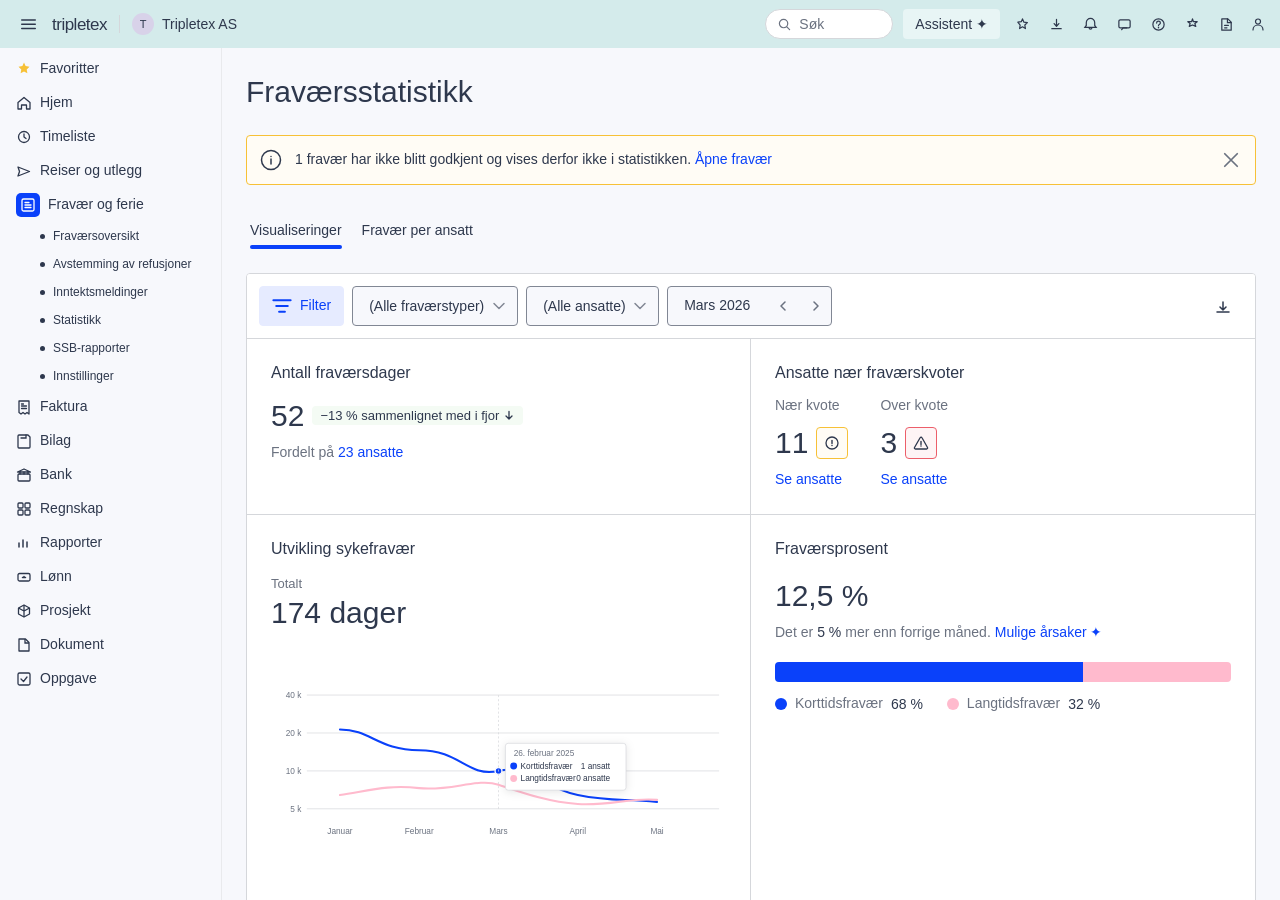
<file: prototyper/statistikk-v1/index.html>
<!DOCTYPE html>
<html lang="no">
<head>
  <meta charset="UTF-8">
  <meta name="viewport" content="width=device-width, initial-scale=1.0">
  <title>Fraværsstatistikk – Tripletex</title>
  <link rel="stylesheet" href="https://cdn.tripletex.no/google-fonts/rubik-400-500-800.css">
  <link rel="stylesheet" href="../../_system/tokens.css">
  <link rel="stylesheet" href="../../_system/components.css">
  <link rel="stylesheet" href="../../_system/layout.css">
  <style>


    /* Page title (30px per design) */
    .page-title { font: 400 30px/1.3 "Rubik", sans-serif; }

    /* Tabs */
    .tx-tabs { display: flex; gap: var(--space-12); align-items: flex-end; }
    .tx-tab {
      padding: var(--space-4) var(--space-4) 0;
      font: 14px/1.4 "Rubik", sans-serif;
      color: var(--text-primary);
      cursor: pointer;
      border: none;
      background: none;
      display: flex;
      flex-direction: column;
      gap: var(--space-4);
      align-items: center;
      height: 40px;
      justify-content: flex-end;
    }
    .tx-tab--active { font-weight: 500; }
    .tx-tab-underline { height: 4px; width: 100%; border-radius: 2px; background: transparent; }
    .tx-tab--active .tx-tab-underline { background: var(--action-primary-rest); }

    /* Visualization layout: 2×2 grid, equal columns, equal-height rows */
    .viz-cols {
      display: grid;
      grid-template-columns: 1fr 1fr;
      grid-template-rows: auto auto;
    }
    .viz-left-top    { grid-area: 1 / 1; border-right: 1px solid var(--border-muted); border-bottom: 1px solid var(--border-muted); }
    .viz-right-top   { grid-area: 1 / 2; border-bottom: 1px solid var(--border-muted); }
    .viz-left-bottom { grid-area: 2 / 1; border-right: 1px solid var(--border-muted); }
    .viz-right-bottom{ grid-area: 2 / 2; }

    .viz-section { padding: var(--space-24); }
    .viz-section + .viz-section { border-top: 1px solid var(--border-muted); }

    /* Fraværsdager section */
    .viz-stat-label { font: 16px/1.3 "Rubik", sans-serif; color: var(--text-primary); margin-bottom: var(--space-12); }
    .viz-stat-value-row { display: flex; align-items: center; gap: var(--space-8); }
    .viz-stat-number { font: 500 30px/1.3 "Rubik", sans-serif; color: var(--text-primary); }
    .viz-badge-success {
      background: var(--surface-success-rest);
      color: var(--status-success);
      font: 500 13px/1 "Rubik", sans-serif;
      padding: 3px var(--space-8);
      border-radius: var(--radius-default);
      display: inline-flex;
      align-items: center;
      gap: var(--space-4);
      white-space: nowrap;
    }
    .viz-stat-sub { font: 14px/1.4 "Rubik", sans-serif; color: var(--text-muted); margin-top: var(--space-8); }
    .viz-stat-sub a { color: var(--text-action); text-decoration: none; }
    .viz-stat-sub a:hover { text-decoration: underline; }

    /* Nær kvote section */
    .viz-quota-row { display: flex; gap: var(--space-32); }
    .viz-quota-item { display: flex; flex-direction: column; gap: var(--space-8); }
    .viz-quota-label { font: 14px/1.4 "Rubik", sans-serif; color: var(--text-muted); }
    .viz-quota-value-row { display: flex; align-items: center; gap: var(--space-8); }
    .viz-quota-number { font: 500 30px/1.3 "Rubik", sans-serif; color: var(--text-primary); }
    .viz-icon-btn-warn { width: 32px; height: 32px; background: var(--surface-warning-rest); border: 1px solid var(--border-warning); border-radius: var(--radius-default); display: flex; align-items: center; justify-content: center; cursor: pointer; flex-shrink: 0; color: var(--text-primary); }
    .viz-icon-btn-error { width: 32px; height: 32px; background: var(--surface-error-rest); border: 1px solid var(--border-error); border-radius: var(--radius-default); display: flex; align-items: center; justify-content: center; cursor: pointer; flex-shrink: 0; color: var(--text-primary); }
    .viz-link { font: 14px/1.4 "Rubik", sans-serif; color: var(--text-action); text-decoration: none; }
    .viz-link:hover { text-decoration: underline; }

    /* Chart section */
    .viz-chart-title { font: 16px/1.3 "Rubik", sans-serif; color: var(--text-primary); margin-bottom: var(--space-16); }
    .viz-chart-total-label { font: 13px/1.3 "Rubik", sans-serif; color: var(--text-muted); }
    .viz-chart-total-number { font: 500 30px/1.3 "Rubik", sans-serif; color: var(--text-primary); margin-bottom: var(--space-12); }
    .viz-chart-svg-wrap { overflow: visible; }
    .viz-legend { display: flex; gap: var(--space-32); flex-wrap: wrap; padding-top: var(--space-16); }
    .viz-legend-item { display: flex; flex-direction: column; gap: var(--space-4); font: 14px/1.4 "Rubik", sans-serif; color: var(--text-primary); }
    .viz-legend-item-label { font: 13px/1.3 "Rubik", sans-serif; color: var(--text-muted); }
    .viz-legend-days { font: 500 14px/1 "Rubik", sans-serif; color: var(--text-primary); }
    .viz-legend-item-row { display: flex; align-items: center; gap: var(--space-8); }
    .viz-legend-dot { width: 12px; height: 12px; border-radius: var(--radius-full); flex-shrink: 0; }

    /* Fraværsprosent section */
    .viz-fp-number { font: 500 30px/1.3 "Rubik", sans-serif; color: var(--text-primary); }
    .viz-fp-sub { font: 14px/1.4 "Rubik", sans-serif; color: var(--text-muted); margin-top: var(--space-8); display: flex; align-items: center; gap: var(--space-4); flex-wrap: wrap; }
    .viz-fp-sub strong { color: var(--text-primary); font-weight: 500; }
    .viz-color-bar { display: flex; height: 20px; border-radius: var(--radius-default); overflow: hidden; width: 100%; margin-top: var(--space-20); }
    .viz-bar-legend { display: flex; gap: var(--space-24); flex-wrap: wrap; margin-top: var(--space-12); }
    .viz-bar-legend-item { display: flex; align-items: center; gap: var(--space-8); font: 14px/1.4 "Rubik", sans-serif; color: var(--text-muted); }
    .viz-bar-legend-pct { font: 500 14px/1 "Rubik", sans-serif; color: var(--text-primary); }

    /* Modal overlay */
    .modal-overlay {
      display: none;
      position: fixed;
      inset: 0;
      background: var(--surface-modal);
      z-index: 100;
      align-items: center;
      justify-content: center;
    }
    .modal-overlay.is-open { display: flex; }

    .modal {
      background: var(--surface-default);
      border-radius: var(--radius-default);
      width: 710px;
      max-width: calc(100vw - var(--space-32));
      max-height: 90vh;
      display: flex;
      flex-direction: column;
      gap: var(--space-24);
      padding: var(--space-32);
      position: relative;
      overflow: hidden;
    }
    .modal-header { display: flex; flex-direction: column; gap: 4px; }
    .modal-title { font: 500 20px/1.3 "Rubik", sans-serif; color: var(--text-primary); }
    .modal-subtitle { font: 14px/1.4 "Rubik", sans-serif; color: var(--text-muted); }
    .modal-status { display: flex; align-items: center; gap: var(--space-4); font: 14px/1.4 "Rubik", sans-serif; color: var(--text-primary); }
    .modal-status-dot { width: 8px; height: 8px; border-radius: var(--radius-full); flex-shrink: 0; }
    .modal-close-btn {
      position: absolute;
      top: var(--space-8);
      right: var(--space-8);
      width: var(--size-medium);
      height: var(--size-medium);
      border: none;
      background: none;
      cursor: pointer;
      display: flex;
      align-items: center;
      justify-content: center;
      border-radius: var(--radius-default);
      color: var(--text-primary);
    }
    .modal-close-btn:hover { background: var(--action-neutral-hover); }

    .modal-slot {
      height: 329px;
      overflow: hidden;
      display: flex;
      flex-direction: column;
    }
    .modal-table-wrap {
      border: 1px solid var(--border-muted);
      border-radius: var(--radius-default);
      overflow: auto;
      display: flex;
      flex-direction: column;
      height: 100%;
    }
    .modal-search-bar {
      padding: var(--space-12);
      border-bottom: 1px solid var(--border-muted);
      background: var(--surface-default);
      flex-shrink: 0;
      position: sticky;
      top: 0;
      z-index: 1;
    }
    .modal-search-input-wrap {
      position: relative;
      display: flex;
      align-items: center;
    }
    .modal-search-input-wrap .input {
      padding-right: var(--space-40);
      background: var(--surface-background);
    }
    .modal-search-icon {
      position: absolute;
      right: var(--space-12);
      color: var(--text-muted);
      pointer-events: none;
      width: 20px;
      height: 20px;
    }
    .modal-table {
      width: 100%;
      border-collapse: collapse;
      font: 14px/1.4 "Rubik", sans-serif;
    }
    .modal-table thead { background: var(--surface-info-rest); }
    .modal-table th {
      padding: var(--space-8) var(--space-12);
      text-align: left;
      font-weight: 500;
      color: var(--text-primary);
      border-bottom: 1px solid var(--border-muted);
      font-size: 14px;
    }
    .modal-table th.col-right { text-align: right; }
    .modal-table td {
      padding: var(--space-8) var(--space-12);
      border-bottom: 1px solid var(--border-muted);
      color: var(--text-primary);
      vertical-align: middle;
    }
    .modal-table td.col-right { text-align: right; font-variant-numeric: tabular-nums lining-nums; }
    .modal-table td.col-bold { font-weight: 500; }
    .modal-emp-cell { display: flex; align-items: center; gap: var(--space-8); }
    .modal-avatar {
      width: 24px;
      height: 24px;
      border-radius: var(--radius-full);
      overflow: hidden;
      flex-shrink: 0;
      background: var(--surface-disabled);
      display: inline-flex;
      align-items: center;
      justify-content: center;
      font: 500 10px/1 "Rubik", sans-serif;
      color: var(--text-primary);
    }
    .modal-footer { display: flex; gap: var(--space-8); flex-shrink: 0; }

    /* Filter dropdown panel */
    .filter-btn-wrap { position: relative; }
    .filter-panel {
      display: none;
      position: absolute;
      top: 100%;
      left: 0;
      z-index: 50;
      width: 375px;
      background: var(--surface-default);
      border: 1px solid var(--border-muted);
      border-top: none;
      border-radius: 0 0 var(--radius-default) var(--radius-default);
      box-shadow: 0 4px 12px rgba(0,0,0,0.10);
    }
    .filter-panel.is-open { display: flex; flex-direction: column; }

    .filter-panel-section {
      padding: var(--space-12);
      border-bottom: 1px solid var(--border-muted);
      display: flex;
      flex-direction: column;
      gap: var(--space-8);
    }
    .filter-panel-section:last-child { border-bottom: none; }

    .filter-panel-header {
      display: flex;
      align-items: center;
      justify-content: space-between;
      min-height: var(--size-medium);
    }
    .filter-panel-heading { font: 500 14px/1.4 "Rubik", sans-serif; color: var(--text-primary); }
    .filter-panel-chevron-btn {
      width: var(--size-medium);
      height: var(--size-medium);
      border: none;
      background: none;
      cursor: pointer;
      display: flex;
      align-items: center;
      justify-content: center;
      border-radius: var(--radius-default);
      color: var(--text-primary);
      flex-shrink: 0;
    }
    .filter-panel-chevron-btn:hover { background: var(--action-neutral-hover); }
    .filter-panel-chevron-btn svg { transition: transform 0.15s ease; }
    .filter-panel-chevron-btn.is-collapsed svg { transform: rotate(-180deg); }

    .filter-saved-chips {
      display: flex;
      flex-wrap: wrap;
      gap: var(--space-8);
    }
    .filter-saved-chip {
      position: relative;
      display: flex;
      align-items: center;
      gap: var(--space-8);
      padding: var(--space-12) var(--space-32) var(--space-12) var(--space-8);
      border: 1px solid var(--border-muted);
      border-radius: var(--radius-default);
      background: var(--surface-background);
      font: 14px/1.4 "Rubik", sans-serif;
      color: var(--text-primary);
      min-width: 150px;
      width: calc(50% - var(--space-4));
      cursor: pointer;
    }
    .filter-saved-chip:hover { background: var(--action-neutral-hover); }
    .filter-saved-chip.is-active {
      background: var(--surface-info-rest);
      border-color: var(--action-primary-rest);
      color: var(--text-action);
      font-weight: 500;
    }
    .filter-chip-icon { width: 20px; height: 20px; flex-shrink: 0; color: var(--text-muted); }
    .filter-saved-chip.is-active .filter-chip-icon { color: var(--action-primary-rest); }
    .filter-chip-more-btn {
      position: absolute;
      right: 4px;
      top: 50%;
      transform: translateY(-50%);
      width: var(--size-medium);
      height: var(--size-medium);
      border: none;
      background: none;
      cursor: pointer;
      display: flex;
      align-items: center;
      justify-content: center;
      border-radius: var(--radius-default);
      color: var(--text-muted);
    }
    .filter-chip-more-btn:hover { background: var(--action-neutral-hover); }

    .filter-panel-actions {
      display: flex;
      justify-content: space-between;
      font: 14px/1.4 "Rubik", sans-serif;
      color: var(--text-action);
    }
    .filter-panel-actions a { color: var(--text-action); text-decoration: none; }
    .filter-panel-actions a:hover { text-decoration: underline; }

    .filter-fields { display: flex; flex-direction: column; gap: var(--space-16); }
    .filter-field-label { font: 14px/1.4 "Rubik", sans-serif; color: var(--text-primary); }

    /* Fravær per ansatt tab */
    .td-employee { display: flex; align-items: center; gap: var(--space-8); }
    .emp-initials { width: 22px; height: 22px; border-radius: var(--radius-full); background: var(--surface-disabled); display: inline-flex; align-items: center; justify-content: center; font: 500 10px/1 "Rubik", sans-serif; color: var(--text-primary); flex-shrink: 0; }
    .tx-table tfoot td {
      padding: var(--space-8) var(--space-12);
      border-top: 1px solid var(--border-muted);
      font-weight: 500;
      color: var(--text-primary);
      background: var(--surface-default);
      vertical-align: middle;
    }

  </style>
</head>
<body>
<div class="app-shell">

  <!-- TOPBAR -->
  <header class="app-topbar">
    <div class="topbar-left">
      <button class="topbar-icon-btn" title="Meny">
        <svg viewBox="0 0 16 16" fill="none"><rect y="2.5" width="16" height="1.5" rx="0.75" fill="currentColor"/><rect y="7" width="16" height="1.5" rx="0.75" fill="currentColor"/><rect y="11.5" width="16" height="1.5" rx="0.75" fill="currentColor"/></svg>
      </button>
      <span class="topbar-logo">tripletex</span>
      <span class="topbar-sep"></span>
      <div class="topbar-company">
        <span class="topbar-company-badge">T</span>
        <span class="topbar-company-name">Tripletex AS</span>
      </div>
    </div>
    <div class="topbar-right">
      <div class="topbar-search">
        <svg viewBox="0 0 14 14" fill="none"><circle cx="6" cy="6" r="4.5" stroke="currentColor" stroke-width="1.3"/><path d="M9.5 9.5L12.5 12.5" stroke="currentColor" stroke-width="1.3" stroke-linecap="round"/></svg>
        Søk
      </div>
      <button class="topbar-assistant">Assistent ✦</button>
      <button class="topbar-icon-btn" title="Favoritter"><svg viewBox="0 0 16 16" fill="none"><path d="M8 2l1.5 3.5 3.7.5-2.7 2.6.6 3.7L8 10.5l-3.1 1.8.6-3.7L3 5.5l3.7-.5L8 2z" stroke="currentColor" stroke-width="1.3" stroke-linejoin="round"/></svg></button>
      <button class="topbar-icon-btn" title="Last ned"><svg viewBox="0 0 16 16" fill="none"><path d="M8 2.5v7M5.5 7l2.5 3 2.5-3" stroke="currentColor" stroke-width="1.3" stroke-linecap="round" stroke-linejoin="round"/><path d="M3 12.5h10" stroke="currentColor" stroke-width="1.3" stroke-linecap="round"/></svg></button>
      <button class="topbar-icon-btn" title="Varsler"><svg viewBox="0 0 16 16" fill="none"><path d="M8 1.5A4.5 4.5 0 003.5 6v3L2 11h12l-1.5-2V6A4.5 4.5 0 008 1.5z" stroke="currentColor" stroke-width="1.3"/><path d="M6.5 11.5a1.5 1.5 0 003 0" stroke="currentColor" stroke-width="1.3"/></svg></button>
      <button class="topbar-icon-btn" title="Meldinger"><svg viewBox="0 0 16 16" fill="none"><rect x="2" y="3" width="12" height="8.5" rx="1.5" stroke="currentColor" stroke-width="1.3"/><path d="M5 13.5l1.5-2h4" stroke="currentColor" stroke-width="1.3" stroke-linecap="round" stroke-linejoin="round"/></svg></button>
      <button class="topbar-icon-btn" title="Hjelp"><svg viewBox="0 0 16 16" fill="none"><circle cx="8" cy="8" r="6" stroke="currentColor" stroke-width="1.3"/><path d="M8 11v.5" stroke="currentColor" stroke-width="1.5" stroke-linecap="round"/><path d="M6 6.5a2 2 0 114 0c0 1.5-2 1.5-2 2.5" stroke="currentColor" stroke-width="1.3" stroke-linecap="round"/></svg></button>
      <button class="topbar-icon-btn" title="Kunngjøringer"><svg viewBox="0 0 16 16" fill="none"><path d="M8 2l1 3H13l-2.5 2 1 3L8 8.5 4.5 10l1-3L3 5h4L8 2z" stroke="currentColor" stroke-width="1.3" stroke-linejoin="round"/></svg></button>
      <button class="topbar-icon-btn" title="Rapporter"><svg viewBox="0 0 16 16" fill="none"><path d="M4 2h5.5L13 5.5V14H3V2z" stroke="currentColor" stroke-width="1.3" stroke-linejoin="round"/><path d="M9 2v4h4M6 9h4M6 11.5h2.5" stroke="currentColor" stroke-width="1.3" stroke-linecap="round"/></svg></button>
      <button class="topbar-user-btn" title="Bruker"><svg viewBox="0 0 14 14" fill="none"><circle cx="7" cy="4.5" r="2.5" stroke="currentColor" stroke-width="1.2"/><path d="M2 13c0-2.8 2.2-5 5-5s5 2.2 5 5" stroke="currentColor" stroke-width="1.2" stroke-linecap="round"/></svg></button>
    </div>
  </header>

  <div class="app-body">

    <!-- SIDEBAR -->
    <nav class="sidebar">
      <a class="nav-item" href="#"><span class="nav-icon" style="color:var(--surface-warning-active);"><svg viewBox="0 0 16 16" fill="currentColor"><path d="M8 1.5l1.6 3.6 3.9.6-2.8 2.7.7 3.9L8 10.5l-3.4 1.8.7-3.9L2.5 5.7l3.9-.6L8 1.5z"/></svg></span>Favoritter</a>
      <a class="nav-item" href="#"><span class="nav-icon"><svg viewBox="0 0 16 16" fill="none"><path d="M2 7.5l6-5 6 5V14H10.5v-4h-5v4H2V7.5z" stroke="currentColor" stroke-width="1.3" stroke-linejoin="round"/></svg></span>Hjem</a>
      <a class="nav-item" href="#"><span class="nav-icon"><svg viewBox="0 0 16 16" fill="none"><circle cx="8" cy="8" r="5.5" stroke="currentColor" stroke-width="1.3"/><path d="M8 5v3l2 1.5" stroke="currentColor" stroke-width="1.3" stroke-linecap="round" stroke-linejoin="round"/></svg></span>Timeliste</a>
      <a class="nav-item" href="#"><span class="nav-icon"><svg viewBox="0 0 16 16" fill="none"><path d="M13.5 8.5L2 13l1.5-4.5L2 4l11.5 4.5z" stroke="currentColor" stroke-width="1.3" stroke-linejoin="round"/></svg></span>Reiser og utlegg</a>
      <div class="nav-item nav-item--active"><span class="nav-icon"><svg viewBox="0 0 16 16" fill="none"><rect x="2" y="2" width="12" height="12" rx="1.5" stroke="currentColor" stroke-width="1.3"/><path d="M5 8h6M5 5.5h4M5 10.5h6" stroke="currentColor" stroke-width="1.3" stroke-linecap="round"/></svg></span>Fravær og ferie</div>
      <a class="nav-sub" href="../fravaersoversikt-v1/index.html"><span class="nav-bullet"></span>Fraværsoversikt</a>
      <a class="nav-sub" href="../avstemming-refusjoner-v1/index.html"><span class="nav-bullet"></span>Avstemming av refusjoner</a>
      <a class="nav-sub" href="../inntektsmeldinger-v1/index.html"><span class="nav-bullet"></span>Inntektsmeldinger</a>
      <a class="nav-sub nav-sub--active" href="index.html"><span class="nav-bullet"></span>Statistikk</a>
      <a class="nav-sub" href="../ssb-rapporter-v1/index.html"><span class="nav-bullet"></span>SSB-rapporter</a>
      <a class="nav-sub" href="#"><span class="nav-bullet"></span>Innstillinger</a>
      <a class="nav-item" href="#"><span class="nav-icon"><svg viewBox="0 0 16 16" fill="none"><path d="M3 2h10v13l-2-1.5-2 1.5-2-1.5-2 1.5-2-1.5V2z" stroke="currentColor" stroke-width="1.3" stroke-linejoin="round"/><path d="M5.5 7h5M5.5 9.5h5M5.5 5h2" stroke="currentColor" stroke-width="1.3" stroke-linecap="round"/></svg></span>Faktura</a>
      <a class="nav-item" href="#"><span class="nav-icon"><svg viewBox="0 0 16 16" fill="none"><path d="M4 2h8l2 2v10a1 1 0 01-1 1H3a1 1 0 01-1-1V3a1 1 0 011-1z" stroke="currentColor" stroke-width="1.3" stroke-linejoin="round"/><path d="M10 2v3H5" stroke="currentColor" stroke-width="1.3" stroke-linecap="round"/></svg></span>Bilag</a>
      <a class="nav-item" href="#"><span class="nav-icon"><svg viewBox="0 0 16 16" fill="none"><rect x="2" y="7" width="12" height="7" rx="1" stroke="currentColor" stroke-width="1.3"/><path d="M4 7V5M8 7V5M12 7V5" stroke="currentColor" stroke-width="1.3" stroke-linecap="round"/><path d="M1.5 5h13l-6.5-3L1.5 5z" stroke="currentColor" stroke-width="1.3" stroke-linejoin="round"/></svg></span>Bank</a>
      <a class="nav-item" href="#"><span class="nav-icon"><svg viewBox="0 0 16 16" fill="none"><rect x="2" y="2" width="5" height="5" rx="1" stroke="currentColor" stroke-width="1.3"/><rect x="9" y="2" width="5" height="5" rx="1" stroke="currentColor" stroke-width="1.3"/><rect x="2" y="9" width="5" height="5" rx="1" stroke="currentColor" stroke-width="1.3"/><rect x="9" y="9" width="5" height="5" rx="1" stroke="currentColor" stroke-width="1.3"/></svg></span>Regnskap</a>
      <a class="nav-item" href="#"><span class="nav-icon"><svg viewBox="0 0 16 16" fill="none"><path d="M3 12V8M7 12V5M11 12V7" stroke="currentColor" stroke-width="1.5" stroke-linecap="round"/></svg></span>Rapporter</a>
      <a class="nav-item" href="#"><span class="nav-icon"><svg viewBox="0 0 16 16" fill="none"><rect x="2" y="4.5" width="12" height="7.5" rx="1.5" stroke="currentColor" stroke-width="1.3"/><path d="M8 7.5v1M6.5 8.5h3" stroke="currentColor" stroke-width="1.5" stroke-linecap="round"/></svg></span>Lønn</a>
      <a class="nav-item" href="#"><span class="nav-icon"><svg viewBox="0 0 16 16" fill="none"><path d="M8 2L2.5 5v6L8 14l5.5-3V5L8 2z" stroke="currentColor" stroke-width="1.3" stroke-linejoin="round"/><path d="M8 2v12M2.5 5L8 8l5.5-3" stroke="currentColor" stroke-width="1.3"/></svg></span>Prosjekt</a>
      <a class="nav-item" href="#"><span class="nav-icon"><svg viewBox="0 0 16 16" fill="none"><path d="M4 2h5.5L13 5.5V14H3V2z" stroke="currentColor" stroke-width="1.3" stroke-linejoin="round"/><path d="M9 2v4h4" stroke="currentColor" stroke-width="1.3"/></svg></span>Dokument</a>
      <a class="nav-item" href="#"><span class="nav-icon"><svg viewBox="0 0 16 16" fill="none"><rect x="2" y="2" width="12" height="12" rx="1.5" stroke="currentColor" stroke-width="1.3"/><path d="M5 8l2.5 2.5L11 6" stroke="currentColor" stroke-width="1.3" stroke-linecap="round" stroke-linejoin="round"/></svg></span>Oppgave</a>
    </nav>

    <!-- MAIN CONTENT -->
    <main class="main-content">
      <div class="page">

        <!-- Page header -->
        <div class="page-header">
          <h1 class="page-title">Fraværsstatistikk</h1>
        </div>

        <!-- Alert -->
        <div class="alert alert--warning">
          <svg class="alert-icon" viewBox="0 0 24 24" fill="none"><circle cx="12" cy="12" r="9.5" stroke="currentColor" stroke-width="1.5"/><path d="M12 11v5" stroke="currentColor" stroke-width="1.5" stroke-linecap="round"/><circle cx="12" cy="8.5" r="0.75" fill="currentColor"/></svg>
          <p class="alert-message">1 fravær har ikke blitt godkjent og vises derfor ikke i statistikken. <a href="#">Åpne fravær</a></p>
          <button class="alert-close" onclick="this.closest('.alert').remove()">
            <svg viewBox="0 0 16 16" fill="none"><path d="M3 3l10 10M13 3L3 13" stroke="currentColor" stroke-width="1.4" stroke-linecap="round"/></svg>
          </button>
        </div>

        <!-- Tabs -->
        <div class="tx-tabs">
          <button class="tx-tab tx-tab--active" onclick="byttTab(this, 'view-viz')">
            Visualiseringer
            <span class="tx-tab-underline"></span>
          </button>
          <button class="tx-tab" onclick="byttTab(this, 'view-ansatte')">
            Fravær per ansatt
            <span class="tx-tab-underline"></span>
          </button>
        </div>

        <!-- Content card -->
        <div class="table-container">

          <!-- Toolbar -->
          <div class="table-toolbar">
            <div class="table-toolbar-filters">
              <div class="filter-btn-wrap">
                <button class="btn btn-secondary" id="filter-toggle-btn" onclick="toggleFilterPanel()">
                  <svg width="14" height="14" viewBox="0 0 14 14" fill="none"><path d="M1 3h12M3 7h8M5 11h4" stroke="currentColor" stroke-width="1.5" stroke-linecap="round"/></svg>
                  Filter
                </button>
                <div class="filter-panel" id="filter-panel">

                  <!-- Saved filters -->
                  <div class="filter-panel-section">
                    <div class="filter-panel-header">
                      <span class="filter-panel-heading">Saved filters</span>
                      <button class="filter-panel-chevron-btn" id="saved-filters-chevron" onclick="toggleSavedFilters()" title="Vis/skjul lagrede filtre">
                        <svg width="16" height="16" viewBox="0 0 16 16" fill="none"><path d="M4 10l4-4 4 4" stroke="currentColor" stroke-width="1.4" stroke-linecap="round" stroke-linejoin="round"/></svg>
                      </button>
                    </div>
                    <div class="filter-saved-chips" id="saved-filters-chips">
                      <div class="filter-saved-chip">
                        <svg class="filter-chip-icon" viewBox="0 0 20 20" fill="none"><path d="M2 5h16M5 10h10M7.5 15h5" stroke="currentColor" stroke-width="1.4" stroke-linecap="round"/></svg>
                        <span>Årsrapport</span>
                        <button class="filter-chip-more-btn" title="Alternativer">
                          <svg width="16" height="16" viewBox="0 0 16 16" fill="none"><circle cx="8" cy="4" r="1" fill="currentColor"/><circle cx="8" cy="8" r="1" fill="currentColor"/><circle cx="8" cy="12" r="1" fill="currentColor"/></svg>
                        </button>
                      </div>
                      <div class="filter-saved-chip">
                        <svg class="filter-chip-icon" viewBox="0 0 20 20" fill="none"><path d="M2 5h16M5 10h10M7.5 15h5" stroke="currentColor" stroke-width="1.4" stroke-linecap="round"/></svg>
                        <span>SSB-rapport</span>
                        <button class="filter-chip-more-btn" title="Alternativer">
                          <svg width="16" height="16" viewBox="0 0 16 16" fill="none"><circle cx="8" cy="4" r="1" fill="currentColor"/><circle cx="8" cy="8" r="1" fill="currentColor"/><circle cx="8" cy="12" r="1" fill="currentColor"/></svg>
                        </button>
                      </div>
                    </div>
                  </div>

                  <!-- Filter options -->
                  <div class="filter-panel-section">
                    <div class="filter-panel-header">
                      <span class="filter-panel-heading">Filter options</span>
                    </div>
                    <div class="filter-panel-actions">
                      <a href="#" onclick="return false;">Save filter</a>
                      <a href="#" onclick="return false;">Reset filters</a>
                    </div>
                  </div>

                  <!-- Filter fields -->
                  <div class="filter-panel-section">
                    <div class="filter-fields">
                      <div class="form-group" style="margin:0;">
                        <label class="input-label">Avdelinger</label>
                        <select class="input">
                          <option>(Alle avdelinger)</option>
                          <option>Utvikling</option>
                          <option>Salg</option>
                          <option>HR</option>
                        </select>
                      </div>
                      <div class="form-group" style="margin:0;">
                        <label class="input-label">Kjønn</label>
                        <select class="input">
                          <option>(Alle kjønn)</option>
                          <option>Mann</option>
                          <option>Kvinne</option>
                        </select>
                      </div>
                    </div>
                  </div>

                </div>
              </div>
              <select class="input" style="width:auto;">
                <option>(Alle fraværstyper)</option>
                <option>Egenmelding</option>
                <option>Sykemeldt</option>
                <option>Sykt barn</option>
                <option>Permisjon</option>
              </select>
              <select class="input" style="width:auto;">
                <option>(Alle ansatte)</option>
              </select>
              <div class="period-nav">
                <span class="period-nav-label">Mars 2026</span>
                <div class="period-nav-arrows">
                  <button class="period-nav-btn" title="Forrige periode"><svg width="12" height="12" viewBox="0 0 12 12" fill="none"><path d="M8 10L4 6l4-4" stroke="currentColor" stroke-width="1.5" stroke-linecap="round" stroke-linejoin="round"/></svg></button>
                  <button class="period-nav-btn" title="Neste periode"><svg width="12" height="12" viewBox="0 0 12 12" fill="none"><path d="M4 2l4 4-4 4" stroke="currentColor" stroke-width="1.5" stroke-linecap="round" stroke-linejoin="round"/></svg></button>
                </div>
              </div>
            </div>
            <div class="table-toolbar-actions">
              <button class="icon-btn" title="Last ned">
                <svg viewBox="0 0 20 20" fill="none"><path d="M10 14V6M7 11l3 3 3-3" stroke="currentColor" stroke-width="1.5" stroke-linecap="round" stroke-linejoin="round"/><path d="M4 16h12" stroke="currentColor" stroke-width="1.5" stroke-linecap="round"/></svg>
              </button>
            </div>
          </div>

          <!-- View: Visualiseringer -->
          <div id="view-viz">
            <div class="viz-cols">

              <!-- Top left: Antall fraværsdager -->
              <div class="viz-left-top">
                <div class="viz-section">
                  <p class="viz-stat-label">Antall fraværsdager</p>
                  <div class="viz-stat-value-row">
                    <span class="viz-stat-number">52</span>
                    <span class="viz-badge-success">
                      −13 % sammenlignet med i fjor
                      <svg width="12" height="12" viewBox="0 0 12 12" fill="none"><path d="M6 2.5v7M3 7l3 3 3-3" stroke="currentColor" stroke-width="1.3" stroke-linecap="round" stroke-linejoin="round"/></svg>
                    </span>
                  </div>
                  <p class="viz-stat-sub">Fordelt på <a href="#" onclick="åpneModal('modal-fravaersdager');return false;">23 ansatte</a></p>
                </div>
              </div>

              <!-- Top right: Ansatte nær fraværskvoter (moved up) -->
              <div class="viz-right-top">
                <div class="viz-section">
                  <p class="viz-stat-label">Ansatte nær fraværskvoter</p>
                  <div class="viz-quota-row">
                    <div class="viz-quota-item">
                      <span class="viz-quota-label">Nær kvote</span>
                      <div class="viz-quota-value-row">
                        <span class="viz-quota-number">11</span>
                        <button class="viz-icon-btn-warn">
                          <svg width="16" height="16" viewBox="0 0 16 16" fill="none"><circle cx="8" cy="8" r="6" stroke="currentColor" stroke-width="1.3"/><path d="M8 5.5v3" stroke="currentColor" stroke-width="1.4" stroke-linecap="round"/><circle cx="8" cy="10.5" r="0.75" fill="currentColor"/></svg>
                        </button>
                      </div>
                      <a href="#" class="viz-link" onclick="åpneModal('modal-naer-kvote');return false;">Se ansatte</a>
                    </div>
                    <div class="viz-quota-item">
                      <span class="viz-quota-label">Over kvote</span>
                      <div class="viz-quota-value-row">
                        <span class="viz-quota-number">3</span>
                        <button class="viz-icon-btn-error">
                          <svg width="16" height="16" viewBox="0 0 16 16" fill="none"><path d="M7.1 2.8l-5.6 9.7A1 1 0 002.4 14h11.2a1 1 0 00.9-1.5L9 2.8a1 1 0 00-1.8 0z" stroke="currentColor" stroke-width="1.3" stroke-linejoin="round"/><path d="M8 6.5v3" stroke="currentColor" stroke-width="1.4" stroke-linecap="round"/><circle cx="8" cy="11" r="0.75" fill="currentColor"/></svg>
                        </button>
                      </div>
                      <a href="#" class="viz-link" onclick="åpneModal('modal-over-kvote');return false;">Se ansatte</a>
                    </div>
                  </div>
                </div>
              </div>

              <!-- Bottom left: Chart -->
              <div class="viz-left-bottom">
                <div class="viz-section">
                  <p class="viz-chart-title">Utvikling sykefravær</p>
                  <p class="viz-chart-total-label">Totalt</p>
                  <p class="viz-chart-total-number">174 dager</p>
                  <div class="viz-chart-svg-wrap">
                    <svg viewBox="0 0 660 220" width="100%" height="240" xmlns="http://www.w3.org/2000/svg" style="overflow:visible;display:block;">
                      <!-- Grid lines -->
                      <line x1="52" y1="10"  x2="650" y2="10"  stroke="var(--border-muted)" stroke-width="1"/>
                      <line x1="52" y1="65"  x2="650" y2="65"  stroke="var(--border-muted)" stroke-width="1"/>
                      <line x1="52" y1="120" x2="650" y2="120" stroke="var(--border-muted)" stroke-width="1"/>
                      <line x1="52" y1="175" x2="650" y2="175" stroke="var(--border-muted)" stroke-width="1"/>
                      <!-- Y labels -->
                      <text x="44" y="14"  text-anchor="end" font-size="12" fill="var(--text-muted)" font-family="Rubik,sans-serif">40 k</text>
                      <text x="44" y="69"  text-anchor="end" font-size="12" fill="var(--text-muted)" font-family="Rubik,sans-serif">20 k</text>
                      <text x="44" y="124" text-anchor="end" font-size="12" fill="var(--text-muted)" font-family="Rubik,sans-serif">10 k</text>
                      <text x="44" y="179" text-anchor="end" font-size="12" fill="var(--text-muted)" font-family="Rubik,sans-serif">5 k</text>
                      <!-- X labels -->
                      <text x="100" y="212" text-anchor="middle" font-size="12" fill="var(--text-muted)" font-family="Rubik,sans-serif">Januar</text>
                      <text x="215" y="212" text-anchor="middle" font-size="12" fill="var(--text-muted)" font-family="Rubik,sans-serif">Februar</text>
                      <text x="330" y="212" text-anchor="middle" font-size="12" fill="var(--text-muted)" font-family="Rubik,sans-serif">Mars</text>
                      <text x="445" y="212" text-anchor="middle" font-size="12" fill="var(--text-muted)" font-family="Rubik,sans-serif">April</text>
                      <text x="560" y="212" text-anchor="middle" font-size="12" fill="var(--text-muted)" font-family="Rubik,sans-serif">Mai</text>
                      <!-- Korttidsfravær (blå, øverste linje) -->
                      <path d="M100,60 C145,60 155,90 215,90 C275,90 285,130 330,120 C375,110 395,145 445,155 C495,165 510,160 560,165" fill="none" stroke="var(--action-primary-rest)" stroke-width="3" stroke-linecap="round" stroke-linejoin="round"/>
                      <!-- Langtidsfravær (rosa, nedre linje) -->
                      <path d="M100,155 C145,148 170,140 215,145 C260,150 300,130 330,140 C360,150 400,165 445,168 C490,171 525,158 560,162" fill="none" stroke="#ffbacd" stroke-width="3" stroke-linecap="round" stroke-linejoin="round"/>
                      <!-- Tooltip dot on Mars -->
                      <circle cx="330" cy="120" r="5" fill="var(--action-primary-rest)" stroke="var(--surface-default)" stroke-width="2"/>
                      <line x1="330" y1="10" x2="330" y2="175" stroke="var(--border-muted)" stroke-width="1" stroke-dasharray="3,3"/>
                      <!-- Tooltip box -->
                      <rect x="340" y="80" width="175" height="68" rx="4" fill="var(--surface-default)" stroke="var(--border-muted)" filter="drop-shadow(0 2px 6px rgba(0,0,0,0.10))"/>
                      <text x="352" y="99" font-size="12" fill="var(--text-muted)" font-family="Rubik,sans-serif">26. februar 2025</text>
                      <circle cx="352" cy="113" r="5" fill="var(--action-primary-rest)"/>
                      <text x="362" y="117" font-size="12" fill="var(--text-primary)" font-family="Rubik,sans-serif">Korttidsfravær</text>
                      <text x="492" y="117" font-size="12" fill="var(--text-primary)" font-family="Rubik,sans-serif" text-anchor="end">1 ansatt</text>
                      <circle cx="352" cy="131" r="5" fill="#ffbacd"/>
                      <text x="362" y="135" font-size="12" fill="var(--text-primary)" font-family="Rubik,sans-serif">Langtidsfravær</text>
                      <text x="492" y="135" font-size="12" fill="var(--text-primary)" font-family="Rubik,sans-serif" text-anchor="end">0 ansatte</text>
                    </svg>
                  </div>
                  <div class="viz-legend">
                    <div class="viz-legend-item">
                      <span class="viz-legend-item-label">Totalt</span>
                      <span class="viz-legend-days">72 dager</span>
                      <div class="viz-legend-item-row"><span class="viz-legend-dot" style="background:var(--action-primary-rest);"></span>Korttidsfravær</div>
                    </div>
                    <div class="viz-legend-item">
                      <span class="viz-legend-item-label">Totalt</span>
                      <span class="viz-legend-days">102 dager</span>
                      <div class="viz-legend-item-row"><span class="viz-legend-dot" style="background:#ffbacd;"></span>Langtidsfravær</div>
                    </div>
                  </div>
                </div>
              </div><!-- /viz-left-bottom -->

              <!-- Bottom right: Fraværsprosent -->
              <div class="viz-right-bottom">
                <div class="viz-section">
                  <p class="viz-chart-title">Fraværsprosent</p>
                  <p class="viz-fp-number">12,5 %</p>
                  <p class="viz-fp-sub">
                    Det er <strong>5 %</strong> mer enn forrige måned.
                    <a href="#" style="color:var(--text-action);text-decoration:none;display:inline-flex;align-items:center;gap:2px;">Mulige årsaker ✦</a>
                  </p>
                  <div class="viz-color-bar">
                    <div style="flex:50;background:var(--action-primary-rest);"></div>
                    <div style="flex:24;background:#ffbacd;"></div>
                  </div>
                  <div class="viz-bar-legend">
                    <div class="viz-bar-legend-item">
                      <span class="viz-legend-dot" style="background:var(--action-primary-rest);"></span>
                      Korttidsfravær <span class="viz-bar-legend-pct">68 %</span>
                    </div>
                    <div class="viz-bar-legend-item">
                      <span class="viz-legend-dot" style="background:#ffbacd;"></span>
                      Langtidsfravær <span class="viz-bar-legend-pct">32 %</span>
                    </div>
                  </div>
                </div>
              </div><!-- /viz-right-bottom -->

            </div><!-- /viz-cols -->
          </div><!-- /view-viz -->

          <!-- View: Fravær per ansatt -->
          <div id="view-ansatte" style="display:none;">
            <table class="tx-table table-standard" style="table-layout:auto;">
              <thead>
                <tr>
                  <th>Ansatt</th>
                  <th>Egenmelding</th>
                  <th>Omsorgsdager</th>
                  <th>Sykemeldt</th>
                  <th>Permisjon</th>
                  <th>Alt fravær</th>
                </tr>
              </thead>
              <tbody>
                <tr>
                  <td><div class="td-employee"><span class="emp-initials">IR</span>Ingrid Reigstad</div></td>
                  <td>0/4 perioder og 0/12 dager</td>
                  <td>2/10</td>
                  <td>2 dager</td>
                  <td>0 dager</td>
                  <td>2 dager</td>
                </tr>
                <tr>
                  <td><div class="td-employee"><span class="emp-initials" style="background:#B3D9F5;">KL</span>Kari Laurstad</div></td>
                  <td>3/4 perioder og 8/12 dager</td>
                  <td>–</td>
                  <td>0 dager</td>
                  <td>0 dager</td>
                  <td>0 dager</td>
                </tr>
                <tr>
                  <td><div class="td-employee"><span class="emp-initials" style="background:#B3D9F5;">MJ</span>Martin Johnsen</div></td>
                  <td>2/4 perioder og 4/12 dager</td>
                  <td>–</td>
                  <td>0 dager</td>
                  <td>0 dager</td>
                  <td>0 dager</td>
                </tr>
                <tr>
                  <td><div class="td-employee"><span class="emp-initials" style="background:#F5D0B3;">JJ</span>Jeanette Johnsrud</div></td>
                  <td>1/4 perioder og 3/12 dager</td>
                  <td>3/10</td>
                  <td>3 dager</td>
                  <td>30 dager</td>
                  <td>30 dager</td>
                </tr>
                <tr>
                  <td><div class="td-employee"><span class="emp-initials" style="background:#DCEDC8;">OP</span>Olav Pedersen</div></td>
                  <td>0/4 perioder og 0/12 dager</td>
                  <td>–</td>
                  <td>5 dager</td>
                  <td>0 dager</td>
                  <td>5 dager</td>
                </tr>
                <tr>
                  <td><div class="td-employee"><span class="emp-initials" style="background:#FFE0B2;">KH</span>Kari Hansen</div></td>
                  <td>1/4 perioder og 2/12 dager</td>
                  <td>–</td>
                  <td>10 dager</td>
                  <td>0 dager</td>
                  <td>11 dager</td>
                </tr>
                <tr>
                  <td><div class="td-employee"><span class="emp-initials" style="background:#B2DFDB;">TN</span>Turid Nilsen</div></td>
                  <td>0/4 perioder og 0/12 dager</td>
                  <td>2/10</td>
                  <td>0 dager</td>
                  <td>0 dager</td>
                  <td>2 dager</td>
                </tr>
                <tr>
                  <td><div class="td-employee"><span class="emp-initials" style="background:#F8BBD9;">SB</span>Silje Berg</div></td>
                  <td>2/4 perioder og 3/12 dager</td>
                  <td>–</td>
                  <td>0 dager</td>
                  <td>0 dager</td>
                  <td>3 dager</td>
                </tr>
                <tr>
                  <td><div class="td-employee"><span class="emp-initials" style="background:#CFD8DC;">EA</span>Erik Andersen</div></td>
                  <td>0/4 perioder og 0/12 dager</td>
                  <td>–</td>
                  <td>15 dager</td>
                  <td>0 dager</td>
                  <td>15 dager</td>
                </tr>
                <tr>
                  <td><div class="td-employee"><span class="emp-initials" style="background:#E1BEE7;">LM</span>Lena Moe</div></td>
                  <td>1/4 perioder og 2/12 dager</td>
                  <td>4/10</td>
                  <td>0 dager</td>
                  <td>0 dager</td>
                  <td>6 dager</td>
                </tr>
                <tr>
                  <td><div class="td-employee"><span class="emp-initials" style="background:#BBDEFB;">PK</span>Petter Kristiansen</div></td>
                  <td>0/4 perioder og 0/12 dager</td>
                  <td>–</td>
                  <td>0 dager</td>
                  <td>20 dager</td>
                  <td>20 dager</td>
                </tr>
                <tr>
                  <td><div class="td-employee"><span class="emp-initials" style="background:#DCEDC8;">HV</span>Hanne Vold</div></td>
                  <td>3/4 perioder og 4/12 dager</td>
                  <td>–</td>
                  <td>0 dager</td>
                  <td>0 dager</td>
                  <td>4 dager</td>
                </tr>
                <tr>
                  <td><div class="td-employee"><span class="emp-initials" style="background:#FCE4EC;">AS</span>Anders Sørensen</div></td>
                  <td>0/4 perioder og 0/12 dager</td>
                  <td>1/10</td>
                  <td>7 dager</td>
                  <td>0 dager</td>
                  <td>8 dager</td>
                </tr>
                <tr>
                  <td><div class="td-employee"><span class="emp-initials" style="background:#E8F5E9;">MB</span>Mari Bakke</div></td>
                  <td>1/4 perioder og 1/12 dager</td>
                  <td>–</td>
                  <td>0 dager</td>
                  <td>0 dager</td>
                  <td>1 dag</td>
                </tr>
                <tr>
                  <td><div class="td-employee"><span class="emp-initials" style="background:#FFF9C4;">TL</span>Thomas Lie</div></td>
                  <td>2/4 perioder og 5/12 dager</td>
                  <td>–</td>
                  <td>3 dager</td>
                  <td>0 dager</td>
                  <td>8 dager</td>
                </tr>
                <tr>
                  <td><div class="td-employee"><span class="emp-initials" style="background:#F3E5F5;">RH</span>Randi Holm</div></td>
                  <td>0/4 perioder og 0/12 dager</td>
                  <td>3/10</td>
                  <td>0 dager</td>
                  <td>0 dager</td>
                  <td>3 dager</td>
                </tr>
              </tbody>
              <tfoot>
                <tr>
                  <td>Sum / 17 ansatte</td>
                  <td>16 perioder og 32 dager</td>
                  <td>15/80</td>
                  <td>43 dager</td>
                  <td>50 dager</td>
                  <td>118 dager</td>
                </tr>
              </tfoot>
            </table>
          </div>

        </div><!-- /table-container -->

      </div>
    </main>

  </div>
</div>

<!-- Modal: Antall fraværsdager (23 ansatte) -->
<div class="modal-overlay" id="modal-fravaersdager" onclick="lukkModalVedKlikk(event, this)">
  <div class="modal">
    <div class="modal-header">
      <p class="modal-title">Antall fraværsdager</p>
      <p class="modal-subtitle">52 dager fordelt på 23 ansatte</p>
    </div>
    <button class="modal-close-btn" onclick="lukkModal('modal-fravaersdager')" title="Lukk">
      <svg width="16" height="16" viewBox="0 0 16 16" fill="none"><path d="M3 3l10 10M13 3L3 13" stroke="currentColor" stroke-width="1.4" stroke-linecap="round"/></svg>
    </button>
    <div class="modal-slot">
      <div class="modal-table-wrap">
        <div class="modal-search-bar">
          <div class="modal-search-input-wrap">
            <input class="input" type="search" placeholder="Søk...">
            <svg class="modal-search-icon" viewBox="0 0 20 20" fill="none"><circle cx="9" cy="9" r="5.5" stroke="currentColor" stroke-width="1.4"/><path d="M13.5 13.5L17 17" stroke="currentColor" stroke-width="1.4" stroke-linecap="round"/></svg>
          </div>
        </div>
        <table class="modal-table">
          <thead>
            <tr>
              <th>Ansatt <svg style="width:12px;height:12px;vertical-align:middle;margin-left:2px;" viewBox="0 0 12 12" fill="none"><path d="M6 9V3M3 7l3 3 3-3" stroke="currentColor" stroke-width="1.3" stroke-linecap="round" stroke-linejoin="round"/></svg></th>
              <th class="col-right">Fraværsdager <svg style="width:12px;height:12px;vertical-align:middle;margin-left:2px;" viewBox="0 0 12 12" fill="none"><path d="M4 2l4 4-4 4M8 2l-4 4 4 4" stroke="currentColor" stroke-width="1.3" stroke-linecap="round" stroke-linejoin="round" opacity=".5"/></svg></th>
            </tr>
          </thead>
          <tbody>
            <tr><td><div class="modal-emp-cell"><span class="modal-avatar">IR</span>Ingrid Reigstad</div></td><td class="col-right">1</td></tr>
            <tr><td><div class="modal-emp-cell"><span class="modal-avatar" style="background:#B3D9F5;">KL</span>Kari Laurstad</div></td><td class="col-right">10</td></tr>
            <tr><td><div class="modal-emp-cell"><span class="modal-avatar" style="background:#B3D9F5;">MJ</span>Martin Johnsen</div></td><td class="col-right">2</td></tr>
            <tr><td><div class="modal-emp-cell"><span class="modal-avatar" style="background:#F5D0B3;">JJ</span>Jeanette Johnsrud</div></td><td class="col-right">2</td></tr>
            <tr><td><div class="modal-emp-cell"><span class="modal-avatar" style="background:#DCEDC8;">OP</span>Olav Pedersen</div></td><td class="col-right">1</td></tr>
            <tr><td><div class="modal-emp-cell"><span class="modal-avatar" style="background:#E1BEE7;">JP</span>Jens Pettersen</div></td><td class="col-right">3</td></tr>
            <tr><td><div class="modal-emp-cell"><span class="modal-avatar" style="background:#FFE0B2;">KH</span>Kari Hansen</div></td><td class="col-right">11</td></tr>
            <tr><td><div class="modal-emp-cell"><span class="modal-avatar" style="background:#B2DFDB;">TN</span>Turid Nilsen</div></td><td class="col-right">2</td></tr>
            <tr><td><div class="modal-emp-cell"><span class="modal-avatar" style="background:#F8BBD9;">SB</span>Silje Berg</div></td><td class="col-right">3</td></tr>
            <tr><td><div class="modal-emp-cell"><span class="modal-avatar" style="background:#CFD8DC;">EA</span>Erik Andersen</div></td><td class="col-right">15</td></tr>
            <tr><td><div class="modal-emp-cell"><span class="modal-avatar" style="background:#BBDEFB;">PK</span>Petter Kristiansen</div></td><td class="col-right">2</td></tr>
          </tbody>
        </table>
      </div>
    </div>
    <div class="modal-footer">
      <button class="btn btn-primary" onclick="lukkModal('modal-fravaersdager')">Lukk</button>
    </div>
  </div>
</div>

<!-- Modal: Ansatte nær fraværskvoter (11 ansatte) -->
<div class="modal-overlay" id="modal-naer-kvote" onclick="lukkModalVedKlikk(event, this)">
  <div class="modal">
    <div class="modal-header">
      <p class="modal-title">Ansatte nær fraværskvoter</p>
      <div class="modal-status">
        <span class="modal-status-dot" style="background:var(--surface-warning-active);"></span>
        11 ansatte
      </div>
    </div>
    <button class="modal-close-btn" onclick="lukkModal('modal-naer-kvote')" title="Lukk">
      <svg width="16" height="16" viewBox="0 0 16 16" fill="none"><path d="M3 3l10 10M13 3L3 13" stroke="currentColor" stroke-width="1.4" stroke-linecap="round"/></svg>
    </button>
    <div class="modal-slot">
      <div class="modal-table-wrap">
        <div class="modal-search-bar">
          <div class="modal-search-input-wrap">
            <input class="input" type="search" placeholder="Søk...">
            <svg class="modal-search-icon" viewBox="0 0 20 20" fill="none"><circle cx="9" cy="9" r="5.5" stroke="currentColor" stroke-width="1.4"/><path d="M13.5 13.5L17 17" stroke="currentColor" stroke-width="1.4" stroke-linecap="round"/></svg>
          </div>
        </div>
        <table class="modal-table">
          <thead>
            <tr>
              <th>Ansatt <svg style="width:12px;height:12px;vertical-align:middle;margin-left:2px;" viewBox="0 0 12 12" fill="none"><path d="M6 9V3M3 7l3 3 3-3" stroke="currentColor" stroke-width="1.3" stroke-linecap="round" stroke-linejoin="round"/></svg></th>
              <th>Egenmeldingskvote</th>
              <th>Omsorgsdager kvote</th>
            </tr>
          </thead>
          <tbody>
            <tr><td><div class="modal-emp-cell"><span class="modal-avatar">IR</span>Ingrid Reigstad</div></td><td>1/4 perioder og 3/12 dager</td><td>–</td></tr>
            <tr><td><div class="modal-emp-cell"><span class="modal-avatar" style="background:#B3D9F5;">KL</span>Kari Laurstad</div></td><td class="col-bold">3/4 perioder og 8/12 dager</td><td>–</td></tr>
            <tr><td><div class="modal-emp-cell"><span class="modal-avatar" style="background:#B3D9F5;">MJ</span>Martin Johnsen</div></td><td class="col-bold">3/4 perioder og 8/12 dager</td><td>–</td></tr>
            <tr><td><div class="modal-emp-cell"><span class="modal-avatar" style="background:#F5D0B3;">JJ</span>Jeanette Johnsrud</div></td><td class="col-bold">3/4 perioder og 7/12 dager</td><td>2/10</td></tr>
            <tr><td><div class="modal-emp-cell"><span class="modal-avatar" style="background:#DCEDC8;">OP</span>Olav Pedersen</div></td><td class="col-bold">3/4 perioder og 9/12 dager</td><td>1/10</td></tr>
            <tr><td><div class="modal-emp-cell"><span class="modal-avatar" style="background:#E1BEE7;">JP</span>Jens Pettersen</div></td><td class="col-bold">3/4 perioder og 9/12 dager</td><td>–</td></tr>
            <tr><td><div class="modal-emp-cell"><span class="modal-avatar" style="background:#FFE0B2;">KH</span>Kari Hansen</div></td><td class="col-bold">3/4 perioder og 10/12 dager</td><td>–</td></tr>
            <tr><td><div class="modal-emp-cell"><span class="modal-avatar" style="background:#B2DFDB;">TN</span>Turid Nilsen</div></td><td class="col-bold">2/4 perioder og 8/12 dager</td><td>3/10</td></tr>
          </tbody>
        </table>
      </div>
    </div>
    <div class="modal-footer">
      <button class="btn btn-primary" onclick="lukkModal('modal-naer-kvote')">Lukk</button>
    </div>
  </div>
</div>

<!-- Modal: Ansatte over fraværskvoter (3 ansatte) -->
<div class="modal-overlay" id="modal-over-kvote" onclick="lukkModalVedKlikk(event, this)">
  <div class="modal">
    <div class="modal-header">
      <p class="modal-title">Ansatte over fraværskvoter</p>
      <div class="modal-status">
        <span class="modal-status-dot" style="background:var(--surface-error-active);"></span>
        3 ansatte
      </div>
    </div>
    <button class="modal-close-btn" onclick="lukkModal('modal-over-kvote')" title="Lukk">
      <svg width="16" height="16" viewBox="0 0 16 16" fill="none"><path d="M3 3l10 10M13 3L3 13" stroke="currentColor" stroke-width="1.4" stroke-linecap="round"/></svg>
    </button>
    <div class="modal-slot">
      <div class="modal-table-wrap">
        <div class="modal-search-bar">
          <div class="modal-search-input-wrap">
            <input class="input" type="search" placeholder="Søk...">
            <svg class="modal-search-icon" viewBox="0 0 20 20" fill="none"><circle cx="9" cy="9" r="5.5" stroke="currentColor" stroke-width="1.4"/><path d="M13.5 13.5L17 17" stroke="currentColor" stroke-width="1.4" stroke-linecap="round"/></svg>
          </div>
        </div>
        <table class="modal-table">
          <thead>
            <tr>
              <th>Ansatt <svg style="width:12px;height:12px;vertical-align:middle;margin-left:2px;" viewBox="0 0 12 12" fill="none"><path d="M6 9V3M3 7l3 3 3-3" stroke="currentColor" stroke-width="1.3" stroke-linecap="round" stroke-linejoin="round"/></svg></th>
              <th>Egenmeldingskvote</th>
              <th>Omsorgsdager kvote</th>
            </tr>
          </thead>
          <tbody>
            <tr><td><div class="modal-emp-cell"><span class="modal-avatar">IR</span>Ingrid Reigstad</div></td><td>1/4 perioder og 3/12 dager</td><td class="col-bold">9/10</td></tr>
            <tr><td><div class="modal-emp-cell"><span class="modal-avatar" style="background:#B3D9F5;">KL</span>Kari Laurstad</div></td><td class="col-bold">3/4 perioder og 8/12 dager</td><td>–</td></tr>
            <tr><td><div class="modal-emp-cell"><span class="modal-avatar" style="background:#B3D9F5;">MJ</span>Martin Johnsen</div></td><td class="col-bold">3/4 perioder og 8/12 dager</td><td>–</td></tr>
          </tbody>
        </table>
      </div>
    </div>
    <div class="modal-footer">
      <button class="btn btn-primary" onclick="lukkModal('modal-over-kvote')">Lukk</button>
    </div>
  </div>
</div>

<script>
  function byttTab(btn, visId) {
    document.querySelectorAll('.tx-tab').forEach(b => b.classList.remove('tx-tab--active'));
    btn.classList.add('tx-tab--active');
    ['view-viz', 'view-ansatte'].forEach(id => {
      document.getElementById(id).style.display = id === visId ? '' : 'none';
    });
  }

  function toggleFilterPanel() {
    const panel = document.getElementById('filter-panel');
    const btn = document.getElementById('filter-toggle-btn');
    const isOpen = panel.classList.toggle('is-open');
    btn.classList.toggle('btn-secondary', !isOpen);
    btn.classList.toggle('btn-primary', isOpen);
  }
  function toggleSavedFilters() {
    const chips = document.getElementById('saved-filters-chips');
    const chevron = document.getElementById('saved-filters-chevron');
    const hidden = chips.style.display === 'none';
    chips.style.display = hidden ? '' : 'none';
    chevron.classList.toggle('is-collapsed', !hidden);
  }
  document.addEventListener('click', e => {
    const panel = document.getElementById('filter-panel');
    const wrap = document.querySelector('.filter-btn-wrap');
    if (panel && panel.classList.contains('is-open') && wrap && !wrap.contains(e.target)) {
      panel.classList.remove('is-open');
      document.getElementById('filter-toggle-btn').classList.replace('btn-primary', 'btn-secondary');
    }
  });

  function åpneModal(id) {
    document.getElementById(id).classList.add('is-open');
    document.body.style.overflow = 'hidden';
  }
  function lukkModal(id) {
    document.getElementById(id).classList.remove('is-open');
    document.body.style.overflow = '';
  }
  function lukkModalVedKlikk(event, overlay) {
    if (event.target === overlay) lukkModal(overlay.id);
  }
  document.addEventListener('keydown', e => {
    if (e.key === 'Escape') {
      document.querySelectorAll('.modal-overlay.is-open').forEach(m => lukkModal(m.id));
    }
  });
</script>
</body>
</html>
</file>
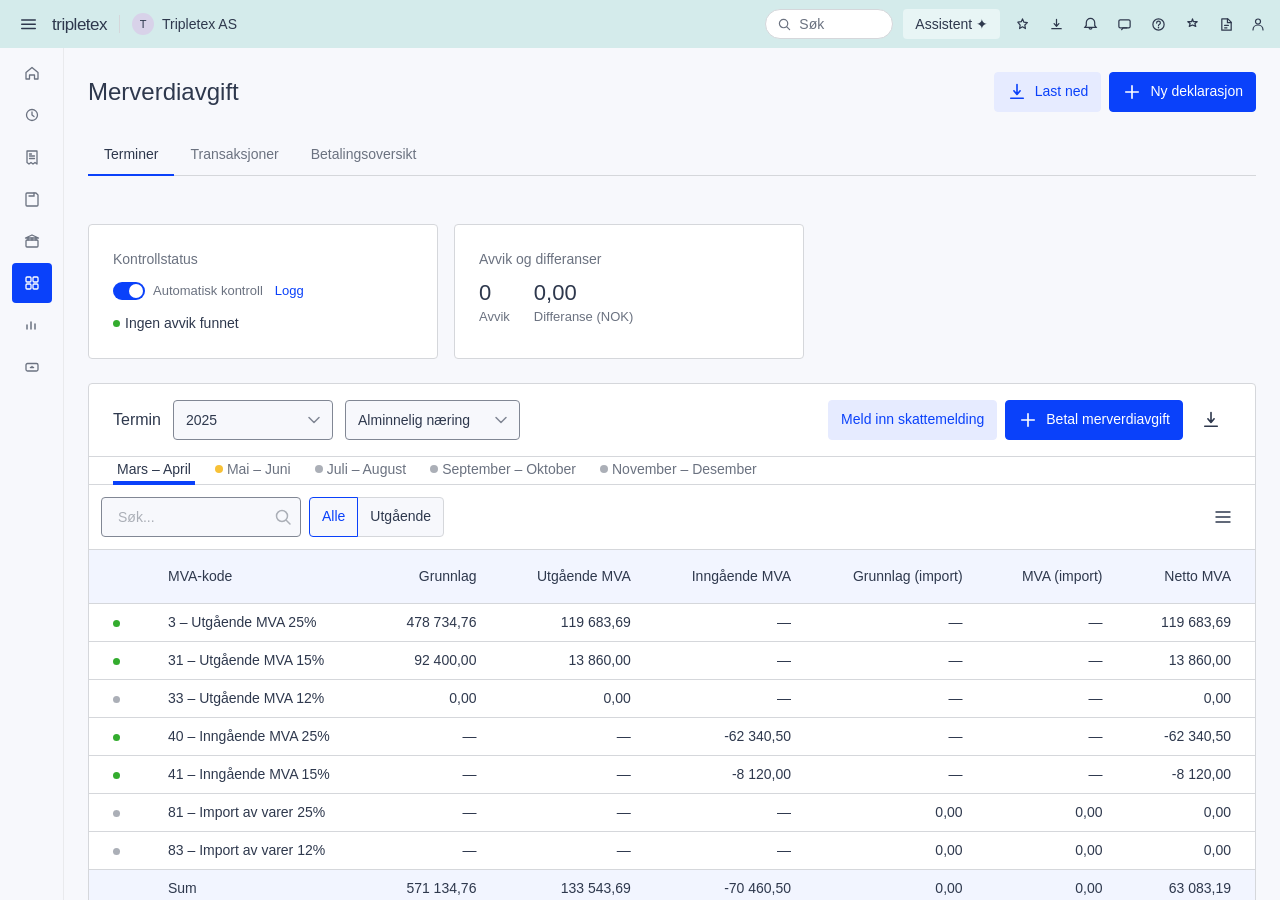
<file: prototyper/test/index.html>
<!DOCTYPE html>
<html lang="no">
<head>
  <meta charset="UTF-8">
  <meta name="viewport" content="width=device-width, initial-scale=1.0">
  <title>Merverdiavgift – Tripletex</title>
  <link rel="stylesheet" href="../../_system/tokens.css">
  <link rel="stylesheet" href="../../_system/components.css">
  <link rel="stylesheet" href="../../_system/layout.css">
  <link rel="stylesheet" href="https://cdn.tripletex.no/google-fonts/rubik-400-500-800.css">
  <style>
    /* Kompakt sidebar (icon-only) som i Figma-designet */
    .sidebar-compact {
      width: 64px;
      flex-shrink: 0;
      background: var(--surface-background);
      border-right: 1px solid var(--border-faint);
      overflow: hidden;
      padding: var(--space-4) 0;
      display: flex;
      flex-direction: column;
      align-items: center;
    }
    .sidebar-compact .nav-icon-item {
      width: 40px;
      height: 40px;
      display: flex;
      align-items: center;
      justify-content: center;
      border-radius: var(--radius-default);
      color: var(--text-muted);
      cursor: pointer;
      margin: 1px 0;
      text-decoration: none;
    }
    .sidebar-compact .nav-icon-item:hover {
      background: var(--surface-disabled);
      color: var(--text-primary);
    }
    .sidebar-compact .nav-icon-item--active {
      background: var(--action-primary-rest);
      color: var(--text-on-action);
    }
    .sidebar-compact .nav-icon-item svg {
      width: 16px;
      height: 16px;
    }

    /* Toppfaner */
    .page-tabs {
      display: flex;
      border-bottom: 1px solid var(--border-muted);
      margin-bottom: var(--space-24);
      gap: 0;
    }
    .page-tab {
      height: 40px;
      padding: 0 var(--space-16);
      background: none;
      border: none;
      border-bottom: 2px solid transparent;
      font: 14px/1.4 "Rubik", sans-serif;
      color: var(--text-muted);
      cursor: pointer;
      white-space: nowrap;
      margin-bottom: -1px;
    }
    .page-tab--active {
      color: var(--text-primary);
      border-bottom-color: var(--action-primary-rest);
      font-weight: 500;
    }
    .page-tab:hover:not(.page-tab--active) {
      color: var(--text-primary);
      background: var(--surface-disabled);
    }

    /* Statuskort-rad */
    .stat-card-row {
      display: flex;
      gap: var(--space-16);
    }
    .stat-card {
      background: var(--surface-default);
      border: 1px solid var(--border-muted);
      border-radius: var(--radius-default);
      padding: var(--space-24);
      width: 350px;
      flex-shrink: 0;
    }
    .stat-card-label {
      font: 14px/1.5 "Rubik", sans-serif;
      color: var(--text-muted);
      margin-bottom: var(--space-12);
    }
    .stat-card-value {
      font: 500 24px/1.2 "Rubik", sans-serif;
      color: var(--text-primary);
      margin-bottom: var(--space-8);
    }
    .stat-card-meta {
      display: flex;
      align-items: center;
      gap: var(--space-12);
      font: 13px/1.4 "Rubik", sans-serif;
      color: var(--text-muted);
    }
    .stat-card-toggle {
      display: flex;
      align-items: center;
      gap: var(--space-8);
    }
    .toggle-track {
      width: 32px;
      height: 18px;
      background: var(--action-primary-rest);
      border-radius: var(--radius-full);
      position: relative;
      cursor: pointer;
      flex-shrink: 0;
    }
    .toggle-thumb {
      width: 14px;
      height: 14px;
      background: var(--text-on-action);
      border-radius: var(--radius-full);
      position: absolute;
      top: 2px;
      right: 2px;
      transition: right 0.1s;
    }

    /* Widget-kort (termintabell-container) */
    .widget-card {
      background: var(--surface-default);
      border: 1px solid var(--border-muted);
      border-radius: var(--radius-default);
      overflow: hidden;
    }
    .widget-header {
      display: flex;
      align-items: center;
      justify-content: space-between;
      padding: var(--space-16) var(--space-24);
      border-bottom: 1px solid var(--border-muted);
    }
    .widget-header-left {
      display: flex;
      align-items: center;
      gap: var(--space-12);
    }
    .widget-title {
      font: 500 16px/1.3 "Rubik", sans-serif;
      color: var(--text-primary);
    }
    .widget-header-right {
      display: flex;
      align-items: center;
      gap: var(--space-8);
    }

    /* Periode-tabs (understreks-stil) */
    .period-tabs {
      display: flex;
      align-items: flex-end;
      gap: 0;
      padding: 0 var(--space-24);
      border-bottom: 1px solid var(--border-muted);
      background: var(--surface-default);
    }
    .period-tab {
      display: flex;
      align-items: center;
      gap: var(--space-4);
      height: 28px;
      padding: 0 var(--space-4);
      margin-right: var(--space-16);
      background: none;
      border: none;
      border-bottom: 4px solid transparent;
      font: 14px/1 "Rubik", sans-serif;
      color: var(--text-muted);
      cursor: pointer;
      white-space: nowrap;
      margin-bottom: -1px;
    }
    .period-tab--active {
      color: var(--text-primary);
      border-bottom-color: var(--action-primary-rest);
      font-weight: 500;
    }
    .period-tab:hover:not(.period-tab--active) {
      color: var(--text-primary);
    }
    .period-tab-status {
      width: 8px;
      height: 8px;
      border-radius: var(--radius-full);
      flex-shrink: 0;
    }
    .period-tab-status--warning { background: var(--surface-warning-active); }
    .period-tab-status--neutral  { background: var(--border-secondary); }

    /* Seksjonstekst over tabell */
    .section-label {
      font: 500 14px/1.4 "Rubik", sans-serif;
      color: var(--text-primary);
      padding: var(--space-16) var(--space-24) 0;
    }

    /* Kompakt select i toolbar */
    .select-compact {
      height: var(--size-large);
      padding: 0 var(--space-32) 0 var(--space-12);
      border: 1px solid var(--border-primary);
      border-radius: var(--radius-default);
      background: var(--surface-background);
      font: 14px/1.5 "Rubik", sans-serif;
      color: var(--text-primary);
      appearance: none;
      background-image: url("data:image/svg+xml,%3Csvg xmlns='http://www.w3.org/2000/svg' width='20' height='20' viewBox='0 0 20 20' fill='none'%3E%3Cpath d='M5 7.5l5 5 5-5' stroke='%23818794' stroke-width='1.5' stroke-linecap='round' stroke-linejoin='round'/%3E%3C/svg%3E");
      background-repeat: no-repeat;
      background-position: right var(--space-8) center;
      cursor: pointer;
    }
    .select-compact:focus {
      border-color: var(--border-focus);
      outline: none;
    }
  </style>
</head>
<body>

<div class="app-shell">

  <!-- TOPBAR -->
  <header class="app-topbar">
    <div class="topbar-left">
      <button class="topbar-icon-btn" title="Meny">
        <svg viewBox="0 0 16 16" fill="none"><rect y="2.5" width="16" height="1.5" rx="0.75" fill="currentColor"/><rect y="7" width="16" height="1.5" rx="0.75" fill="currentColor"/><rect y="11.5" width="16" height="1.5" rx="0.75" fill="currentColor"/></svg>
      </button>
      <span class="topbar-logo">tripletex</span>
      <span class="topbar-sep"></span>
      <div class="topbar-company">
        <span class="topbar-company-badge">T</span>
        <span class="topbar-company-name">Tripletex AS</span>
      </div>
    </div>
    <div class="topbar-right">
      <div class="topbar-search">
        <svg viewBox="0 0 14 14" fill="none"><circle cx="6" cy="6" r="4.5" stroke="currentColor" stroke-width="1.3"/><path d="M9.5 9.5L12.5 12.5" stroke="currentColor" stroke-width="1.3" stroke-linecap="round"/></svg>
        Søk
      </div>
      <button class="topbar-assistant">Assistent ✦</button>
      <button class="topbar-icon-btn" title="Favoritter"><svg viewBox="0 0 16 16" fill="none"><path d="M8 2l1.5 3.5 3.7.5-2.7 2.6.6 3.7L8 10.5l-3.1 1.8.6-3.7L3 5.5l3.7-.5L8 2z" stroke="currentColor" stroke-width="1.3" stroke-linejoin="round"/></svg></button>
      <button class="topbar-icon-btn" title="Last ned"><svg viewBox="0 0 16 16" fill="none"><path d="M8 2.5v7M5.5 7l2.5 3 2.5-3" stroke="currentColor" stroke-width="1.3" stroke-linecap="round" stroke-linejoin="round"/><path d="M3 12.5h10" stroke="currentColor" stroke-width="1.3" stroke-linecap="round"/></svg></button>
      <button class="topbar-icon-btn" title="Varsler"><svg viewBox="0 0 16 16" fill="none"><path d="M8 1.5A4.5 4.5 0 003.5 6v3L2 11h12l-1.5-2V6A4.5 4.5 0 008 1.5z" stroke="currentColor" stroke-width="1.3"/><path d="M6.5 11.5a1.5 1.5 0 003 0" stroke="currentColor" stroke-width="1.3"/></svg></button>
      <button class="topbar-icon-btn" title="Meldinger"><svg viewBox="0 0 16 16" fill="none"><rect x="2" y="3" width="12" height="8.5" rx="1.5" stroke="currentColor" stroke-width="1.3"/><path d="M5 13.5l1.5-2h4" stroke="currentColor" stroke-width="1.3" stroke-linecap="round" stroke-linejoin="round"/></svg></button>
      <button class="topbar-icon-btn" title="Hjelp"><svg viewBox="0 0 16 16" fill="none"><circle cx="8" cy="8" r="6" stroke="currentColor" stroke-width="1.3"/><path d="M8 11v.5" stroke="currentColor" stroke-width="1.5" stroke-linecap="round"/><path d="M6 6.5a2 2 0 114 0c0 1.5-2 1.5-2 2.5" stroke="currentColor" stroke-width="1.3" stroke-linecap="round"/></svg></button>
      <button class="topbar-icon-btn" title="Kunngjøringer"><svg viewBox="0 0 16 16" fill="none"><path d="M8 2l1 3H13l-2.5 2 1 3L8 8.5 4.5 10l1-3L3 5h4L8 2z" stroke="currentColor" stroke-width="1.3" stroke-linejoin="round"/></svg></button>
      <button class="topbar-icon-btn" title="Rapporter"><svg viewBox="0 0 16 16" fill="none"><path d="M4 2h5.5L13 5.5V14H3V2z" stroke="currentColor" stroke-width="1.3" stroke-linejoin="round"/><path d="M9 2v4h4M6 9h4M6 11.5h2.5" stroke="currentColor" stroke-width="1.3" stroke-linecap="round"/></svg></button>
      <button class="topbar-user-btn" title="Bruker"><svg viewBox="0 0 14 14" fill="none"><circle cx="7" cy="4.5" r="2.5" stroke="currentColor" stroke-width="1.2"/><path d="M2 13c0-2.8 2.2-5 5-5s5 2.2 5 5" stroke="currentColor" stroke-width="1.2" stroke-linecap="round"/></svg></button>
    </div>
  </header>

  <div class="app-body">

    <!-- SIDEBAR (kompakt, icon-only) -->
    <nav class="sidebar-compact">
      <a class="nav-icon-item" title="Hjem"><svg viewBox="0 0 16 16" fill="none"><path d="M2 7.5l6-5 6 5V14H10.5v-4h-5v4H2V7.5z" stroke="currentColor" stroke-width="1.3" stroke-linejoin="round"/></svg></a>
      <a class="nav-icon-item" title="Timeliste"><svg viewBox="0 0 16 16" fill="none"><circle cx="8" cy="8" r="5.5" stroke="currentColor" stroke-width="1.3"/><path d="M8 5v3l2 1.5" stroke="currentColor" stroke-width="1.3" stroke-linecap="round" stroke-linejoin="round"/></svg></a>
      <a class="nav-icon-item" title="Faktura"><svg viewBox="0 0 16 16" fill="none"><path d="M3 2h10v13l-2-1.5-2 1.5-2-1.5-2 1.5-2-1.5V2z" stroke="currentColor" stroke-width="1.3" stroke-linejoin="round"/><path d="M5.5 7h5M5.5 9.5h5M5.5 5h2" stroke="currentColor" stroke-width="1.3" stroke-linecap="round"/></svg></a>
      <a class="nav-icon-item" title="Bilag"><svg viewBox="0 0 16 16" fill="none"><path d="M4 2h8l2 2v10a1 1 0 01-1 1H3a1 1 0 01-1-1V3a1 1 0 011-1z" stroke="currentColor" stroke-width="1.3" stroke-linejoin="round"/><path d="M10 2v3H5" stroke="currentColor" stroke-width="1.3" stroke-linecap="round"/></svg></a>
      <a class="nav-icon-item" title="Bank"><svg viewBox="0 0 16 16" fill="none"><rect x="2" y="7" width="12" height="7" rx="1" stroke="currentColor" stroke-width="1.3"/><path d="M4 7V5M8 7V5M12 7V5" stroke="currentColor" stroke-width="1.3" stroke-linecap="round"/><path d="M1.5 5h13l-6.5-3L1.5 5z" stroke="currentColor" stroke-width="1.3" stroke-linejoin="round"/></svg></a>
      <a class="nav-icon-item nav-icon-item--active" title="Regnskap"><svg viewBox="0 0 16 16" fill="none"><rect x="2" y="2" width="5" height="5" rx="1" stroke="currentColor" stroke-width="1.3"/><rect x="9" y="2" width="5" height="5" rx="1" stroke="currentColor" stroke-width="1.3"/><rect x="2" y="9" width="5" height="5" rx="1" stroke="currentColor" stroke-width="1.3"/><rect x="9" y="9" width="5" height="5" rx="1" stroke="currentColor" stroke-width="1.3"/></svg></a>
      <a class="nav-icon-item" title="Rapporter"><svg viewBox="0 0 16 16" fill="none"><path d="M3 12V8M7 12V5M11 12V7" stroke="currentColor" stroke-width="1.5" stroke-linecap="round"/></svg></a>
      <a class="nav-icon-item" title="Lønn"><svg viewBox="0 0 16 16" fill="none"><rect x="2" y="4.5" width="12" height="7.5" rx="1.5" stroke="currentColor" stroke-width="1.3"/><path d="M8 7.5v1M6.5 8.5h3" stroke="currentColor" stroke-width="1.5" stroke-linecap="round"/></svg></a>
    </nav>

    <!-- MAIN CONTENT -->
    <main class="main-content">
      <div class="page">

        <!-- SIDEHODE -->
        <div class="page-header">
          <h1 class="page-title">Merverdiavgift</h1>
          <div class="page-actions">
            <button class="btn btn-secondary">
              <svg width="16" height="16" viewBox="0 0 16 16" fill="none"><path d="M8 2v8M5.5 7l2.5 3 2.5-3" stroke="currentColor" stroke-width="1.3" stroke-linecap="round" stroke-linejoin="round"/><path d="M3 13h10" stroke="currentColor" stroke-width="1.3" stroke-linecap="round"/></svg>
              Last ned
            </button>
            <button class="btn btn-primary">
              <svg width="16" height="16" viewBox="0 0 16 16" fill="none"><path d="M8 3v10M3 8h10" stroke="currentColor" stroke-width="1.3" stroke-linecap="round"/></svg>
              Ny deklarasjon
            </button>
          </div>
        </div>

        <!-- TOPPFANER -->
        <div class="page-tabs">
          <button class="page-tab page-tab--active">Terminer</button>
          <button class="page-tab">Transaksjoner</button>
          <button class="page-tab">Betalingsoversikt</button>
        </div>

        <!-- STATUSKORT-RAD -->
        <div class="stat-card-row">

          <!-- Kontrollstatus -->
          <div class="stat-card">
            <div class="stat-card-label">Kontrollstatus</div>
            <div class="stat-card-meta">
              <div class="stat-card-toggle">
                <div class="toggle-track"><div class="toggle-thumb"></div></div>
                <span>Automatisk kontroll</span>
              </div>
              <span class="text-action" style="cursor:pointer; font-size:13px;">Logg</span>
            </div>
            <div style="margin-top: var(--space-12);">
              <span class="status-dot status-dot--success">Ingen avvik funnet</span>
            </div>
          </div>

          <!-- Avvik og differanser -->
          <div class="stat-card">
            <div class="stat-card-label">Avvik og differanser</div>
            <div style="display:flex; gap: var(--space-24); margin-top: var(--space-8);">
              <div>
                <div style="font: 500 22px/1 'Rubik', sans-serif; color: var(--text-primary);">0</div>
                <div style="font: 13px/1.4 'Rubik', sans-serif; color: var(--text-muted); margin-top: var(--space-4);">Avvik</div>
              </div>
              <div>
                <div style="font: 500 22px/1 'Rubik', sans-serif; color: var(--text-primary);">0,00</div>
                <div style="font: 13px/1.4 'Rubik', sans-serif; color: var(--text-muted); margin-top: var(--space-4);">Differanse (NOK)</div>
              </div>
            </div>
          </div>

        </div>

        <!-- TERMINTABELL WIDGET -->
        <div class="widget-card">

          <!-- Widget-header -->
          <div class="widget-header">
            <div class="widget-header-left">
              <span class="widget-title">Termin</span>
              <select class="select-compact" style="width:160px;">
                <option selected>2025</option>
                <option>2024</option>
                <option>2023</option>
              </select>
              <select class="select-compact" style="width:175px;">
                <option selected>Alminnelig næring</option>
                <option>Primærnæring</option>
                <option>Fisk og andre marine ressurser</option>
              </select>
            </div>
            <div class="widget-header-right">
              <button class="btn btn-secondary">Meld inn skattemelding</button>
              <button class="btn btn-primary">
                <svg width="16" height="16" viewBox="0 0 16 16" fill="none"><path d="M8 3v10M3 8h10" stroke="currentColor" stroke-width="1.3" stroke-linecap="round"/></svg>
                Betal merverdiavgift
              </button>
              <button class="icon-btn" title="Eksporter">
                <svg viewBox="0 0 16 16" fill="none"><path d="M8 2v8M5.5 7l2.5 3 2.5-3" stroke="currentColor" stroke-width="1.3" stroke-linecap="round" stroke-linejoin="round"/><path d="M3 13h10" stroke="currentColor" stroke-width="1.3" stroke-linecap="round"/></svg>
              </button>
            </div>
          </div>

          <!-- Periode-tabs -->
          <div class="period-tabs">
            <button class="period-tab period-tab--active">Mars – April</button>
            <button class="period-tab">
              <span class="period-tab-status period-tab-status--warning"></span>
              Mai – Juni
            </button>
            <button class="period-tab">
              <span class="period-tab-status period-tab-status--neutral"></span>
              Juli – August
            </button>
            <button class="period-tab">
              <span class="period-tab-status period-tab-status--neutral"></span>
              September – Oktober
            </button>
            <button class="period-tab">
              <span class="period-tab-status period-tab-status--neutral"></span>
              November – Desember
            </button>
          </div>

          <!-- Tabell-toolbar -->
          <div class="table-toolbar">
            <div class="table-toolbar-filters">
              <div class="input-search-wrap">
                <input class="input" type="search" placeholder="Søk...">
                <svg class="input-search-icon" viewBox="0 0 20 20" fill="none"><circle cx="9" cy="9" r="5.5" stroke="currentColor" stroke-width="1.5"/><path d="M13.5 13.5L17 17" stroke="currentColor" stroke-width="1.5" stroke-linecap="round"/></svg>
              </div>
              <div class="switcher">
                <button class="switcher-btn switcher-btn--active">Alle</button>
                <button class="switcher-btn">Utgående</button>
              </div>
            </div>
            <div class="table-toolbar-actions">
              <button class="icon-btn" title="Kolonneinnstillinger">
                <svg viewBox="0 0 20 20" fill="none"><path d="M3 5h14M3 10h14M3 15h14" stroke="currentColor" stroke-width="1.4" stroke-linecap="round"/></svg>
              </button>
            </div>
          </div>

          <!-- Termintabell -->
          <table class="tx-table table-standard">
            <thead>
              <tr>
                <th style="width:28px;"></th>
                <th>MVA-kode</th>
                <th class="col-num">Grunnlag</th>
                <th class="col-num">Utgående MVA</th>
                <th class="col-num">Inngående MVA</th>
                <th class="col-num">Grunnlag (import)</th>
                <th class="col-num">MVA (import)</th>
                <th class="col-num">Netto MVA</th>
              </tr>
            </thead>
            <tbody>
              <tr>
                <td><span class="status-dot status-dot--success" style="gap:0;"></span></td>
                <td><span class="td-name">3 – Utgående MVA 25%</span></td>
                <td class="col-num">478 734,76</td>
                <td class="col-num">119 683,69</td>
                <td class="col-num">—</td>
                <td class="col-num">—</td>
                <td class="col-num">—</td>
                <td class="col-num">119 683,69</td>
              </tr>
              <tr>
                <td><span class="status-dot status-dot--success" style="gap:0;"></span></td>
                <td><span class="td-name">31 – Utgående MVA 15%</span></td>
                <td class="col-num">92 400,00</td>
                <td class="col-num">13 860,00</td>
                <td class="col-num">—</td>
                <td class="col-num">—</td>
                <td class="col-num">—</td>
                <td class="col-num">13 860,00</td>
              </tr>
              <tr>
                <td><span class="status-dot status-dot--neutral" style="gap:0;"></span></td>
                <td><span class="td-name">33 – Utgående MVA 12%</span></td>
                <td class="col-num">0,00</td>
                <td class="col-num">0,00</td>
                <td class="col-num">—</td>
                <td class="col-num">—</td>
                <td class="col-num">—</td>
                <td class="col-num">0,00</td>
              </tr>
              <tr>
                <td><span class="status-dot status-dot--success" style="gap:0;"></span></td>
                <td><span class="td-name">40 – Inngående MVA 25%</span></td>
                <td class="col-num">—</td>
                <td class="col-num">—</td>
                <td class="col-num">-62 340,50</td>
                <td class="col-num">—</td>
                <td class="col-num">—</td>
                <td class="col-num">-62 340,50</td>
              </tr>
              <tr>
                <td><span class="status-dot status-dot--success" style="gap:0;"></span></td>
                <td><span class="td-name">41 – Inngående MVA 15%</span></td>
                <td class="col-num">—</td>
                <td class="col-num">—</td>
                <td class="col-num">-8 120,00</td>
                <td class="col-num">—</td>
                <td class="col-num">—</td>
                <td class="col-num">-8 120,00</td>
              </tr>
              <tr>
                <td><span class="status-dot status-dot--neutral" style="gap:0;"></span></td>
                <td><span class="td-name">81 – Import av varer 25%</span></td>
                <td class="col-num">—</td>
                <td class="col-num">—</td>
                <td class="col-num">—</td>
                <td class="col-num">0,00</td>
                <td class="col-num">0,00</td>
                <td class="col-num">0,00</td>
              </tr>
              <tr>
                <td><span class="status-dot status-dot--neutral" style="gap:0;"></span></td>
                <td><span class="td-name">83 – Import av varer 12%</span></td>
                <td class="col-num">—</td>
                <td class="col-num">—</td>
                <td class="col-num">—</td>
                <td class="col-num">0,00</td>
                <td class="col-num">0,00</td>
                <td class="col-num">0,00</td>
              </tr>
              <tr style="background: var(--surface-info-rest); font-weight:500;">
                <td></td>
                <td style="font-weight:500;">Sum</td>
                <td class="col-num" style="font-weight:500;">571 134,76</td>
                <td class="col-num" style="font-weight:500;">133 543,69</td>
                <td class="col-num" style="font-weight:500;">-70 460,50</td>
                <td class="col-num" style="font-weight:500;">0,00</td>
                <td class="col-num" style="font-weight:500;">0,00</td>
                <td class="col-num" style="font-weight:500;">63 083,19</td>
              </tr>
            </tbody>
          </table>

        </div>

        <!-- BETALT MERVERDIAVGIFT HITTIL I ÅR -->
        <div class="widget-card">
          <div class="section-label" style="padding: var(--space-24) var(--space-24) 0;">Betalt merverdiavgift hittil i år</div>
          <table class="tx-table table-standard" style="margin-top: var(--space-12);">
            <thead>
              <tr>
                <th>Termin</th>
                <th class="col-num">Hovedbok</th>
                <th class="col-num">Rapportert</th>
                <th class="col-num">Betalt</th>
                <th>Betalingsdato</th>
                <th class="col-num">Rest til betaling</th>
              </tr>
            </thead>
            <tbody>
              <tr>
                <td>Januar – Februar 2025</td>
                <td class="col-num">48 230,00</td>
                <td class="col-num">48 230,00</td>
                <td class="col-num">48 230,00</td>
                <td class="col-muted">10.04.2025</td>
                <td class="col-num"><span class="status-dot status-dot--success">0,00</span></td>
              </tr>
              <tr>
                <td>Mars – April 2025</td>
                <td class="col-num">63 083,19</td>
                <td class="col-num">63 083,19</td>
                <td class="col-num">63 083,19</td>
                <td class="col-muted">10.06.2025</td>
                <td class="col-num"><span class="status-dot status-dot--success">0,00</span></td>
              </tr>
              <tr>
                <td>Mai – Juni 2025</td>
                <td class="col-num">—</td>
                <td class="col-num">—</td>
                <td class="col-num">—</td>
                <td class="col-muted">Frist: 10.08.2025</td>
                <td class="col-num"><span class="status-dot status-dot--warning">Ikke innlevert</span></td>
              </tr>
              <tr>
                <td>Juli – August 2025</td>
                <td class="col-num">—</td>
                <td class="col-num">—</td>
                <td class="col-num">—</td>
                <td class="col-muted">Frist: 10.10.2025</td>
                <td class="col-num col-muted">—</td>
              </tr>
              <tr>
                <td>September – Oktober 2025</td>
                <td class="col-num">—</td>
                <td class="col-num">—</td>
                <td class="col-num">—</td>
                <td class="col-muted">Frist: 10.12.2025</td>
                <td class="col-num col-muted">—</td>
              </tr>
              <tr>
                <td>November – Desember 2025</td>
                <td class="col-num">—</td>
                <td class="col-num">—</td>
                <td class="col-num">—</td>
                <td class="col-muted">Frist: 10.02.2026</td>
                <td class="col-num col-muted">—</td>
              </tr>
            </tbody>
          </table>
        </div>

      </div>
    </main>

  </div>
</div>

</body>
</html>
</file>
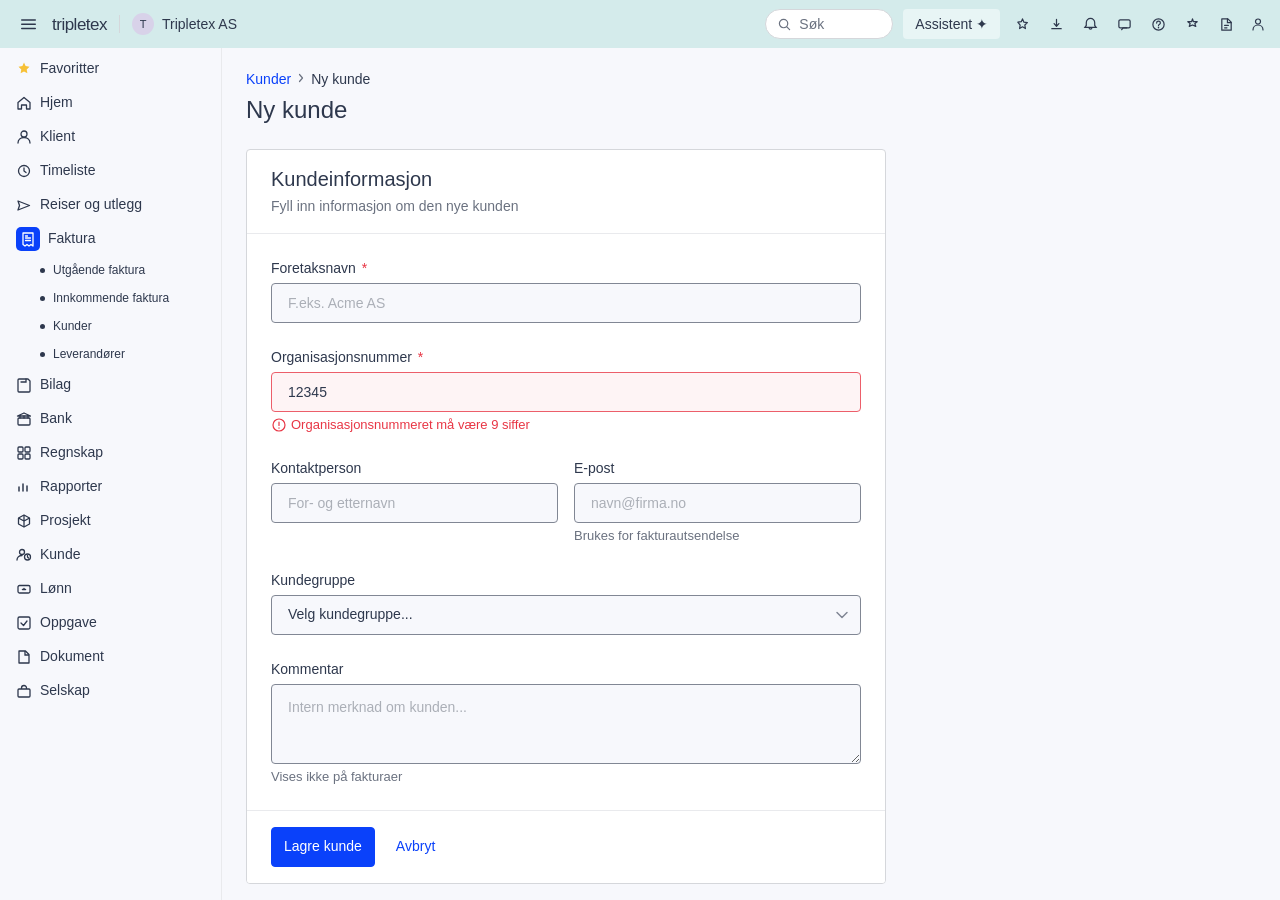
<file: _templates/side-med-skjema.html>
<!DOCTYPE html>
<html lang="no">
<head>
  <meta charset="UTF-8">
  <meta name="viewport" content="width=device-width, initial-scale=1.0">
  <title>Ny kunde – Tripletex</title>
  <link rel="stylesheet" href="https://cdn.tripletex.no/google-fonts/rubik-400-500-800.css">
  <link rel="stylesheet" href="../_system/tokens.css">
  <link rel="stylesheet" href="../_system/components.css">
  <link rel="stylesheet" href="../_system/layout.css">
</head>
<body>

<div class="app-shell">

  <!-- TOPBAR -->
  <header class="app-topbar">
    <div class="topbar-left">
      <button class="topbar-icon-btn" title="Meny">
        <svg viewBox="0 0 16 16" fill="none"><rect y="2.5" width="16" height="1.5" rx="0.75" fill="currentColor"/><rect y="7" width="16" height="1.5" rx="0.75" fill="currentColor"/><rect y="11.5" width="16" height="1.5" rx="0.75" fill="currentColor"/></svg>
      </button>
      <span class="topbar-logo">tripletex</span>
      <span class="topbar-sep"></span>
      <div class="topbar-company">
        <span class="topbar-company-badge">T</span>
        <span class="topbar-company-name">Tripletex AS</span>
      </div>
    </div>
    <div class="topbar-right">
      <div class="topbar-search">
        <svg viewBox="0 0 14 14" fill="none"><circle cx="6" cy="6" r="4.5" stroke="currentColor" stroke-width="1.3"/><path d="M9.5 9.5L12.5 12.5" stroke="currentColor" stroke-width="1.3" stroke-linecap="round"/></svg>
        Søk
      </div>
      <button class="topbar-assistant">Assistent ✦</button>
      <button class="topbar-icon-btn" title="Favoritter"><svg viewBox="0 0 16 16" fill="none"><path d="M8 2l1.5 3.5 3.7.5-2.7 2.6.6 3.7L8 10.5l-3.1 1.8.6-3.7L3 5.5l3.7-.5L8 2z" stroke="currentColor" stroke-width="1.3" stroke-linejoin="round"/></svg></button>
      <button class="topbar-icon-btn" title="Last ned"><svg viewBox="0 0 16 16" fill="none"><path d="M8 2.5v7M5.5 7l2.5 3 2.5-3" stroke="currentColor" stroke-width="1.3" stroke-linecap="round" stroke-linejoin="round"/><path d="M3 12.5h10" stroke="currentColor" stroke-width="1.3" stroke-linecap="round"/></svg></button>
      <button class="topbar-icon-btn" title="Varsler"><svg viewBox="0 0 16 16" fill="none"><path d="M8 1.5A4.5 4.5 0 003.5 6v3L2 11h12l-1.5-2V6A4.5 4.5 0 008 1.5z" stroke="currentColor" stroke-width="1.3"/><path d="M6.5 11.5a1.5 1.5 0 003 0" stroke="currentColor" stroke-width="1.3"/></svg></button>
      <button class="topbar-icon-btn" title="Meldinger"><svg viewBox="0 0 16 16" fill="none"><rect x="2" y="3" width="12" height="8.5" rx="1.5" stroke="currentColor" stroke-width="1.3"/><path d="M5 13.5l1.5-2h4" stroke="currentColor" stroke-width="1.3" stroke-linecap="round" stroke-linejoin="round"/></svg></button>
      <button class="topbar-icon-btn" title="Hjelp"><svg viewBox="0 0 16 16" fill="none"><circle cx="8" cy="8" r="6" stroke="currentColor" stroke-width="1.3"/><path d="M8 11v.5" stroke="currentColor" stroke-width="1.5" stroke-linecap="round"/><path d="M6 6.5a2 2 0 114 0c0 1.5-2 1.5-2 2.5" stroke="currentColor" stroke-width="1.3" stroke-linecap="round"/></svg></button>
      <button class="topbar-icon-btn" title="Kunngjøringer"><svg viewBox="0 0 16 16" fill="none"><path d="M8 2l1 3H13l-2.5 2 1 3L8 8.5 4.5 10l1-3L3 5h4L8 2z" stroke="currentColor" stroke-width="1.3" stroke-linejoin="round"/></svg></button>
      <button class="topbar-icon-btn" title="Rapporter"><svg viewBox="0 0 16 16" fill="none"><path d="M4 2h5.5L13 5.5V14H3V2z" stroke="currentColor" stroke-width="1.3" stroke-linejoin="round"/><path d="M9 2v4h4M6 9h4M6 11.5h2.5" stroke="currentColor" stroke-width="1.3" stroke-linecap="round"/></svg></button>
      <button class="topbar-user-btn" title="Bruker"><svg viewBox="0 0 14 14" fill="none"><circle cx="7" cy="4.5" r="2.5" stroke="currentColor" stroke-width="1.2"/><path d="M2 13c0-2.8 2.2-5 5-5s5 2.2 5 5" stroke="currentColor" stroke-width="1.2" stroke-linecap="round"/></svg></button>
    </div>
  </header>

  <div class="app-body">

    <!-- SIDEBAR -->
    <nav class="sidebar">
      <a class="nav-item" href="#"><span class="nav-icon" style="color:var(--surface-warning-active);"><svg viewBox="0 0 16 16" fill="currentColor"><path d="M8 1.5l1.6 3.6 3.9.6-2.8 2.7.7 3.9L8 10.5l-3.4 1.8.7-3.9L2.5 5.7l3.9-.6L8 1.5z"/></svg></span>Favoritter</a>
      <a class="nav-item" href="#"><span class="nav-icon"><svg viewBox="0 0 16 16" fill="none"><path d="M2 7.5l6-5 6 5V14H10.5v-4h-5v4H2V7.5z" stroke="currentColor" stroke-width="1.3" stroke-linejoin="round"/></svg></span>Hjem</a>
      <a class="nav-item" href="#"><span class="nav-icon"><svg viewBox="0 0 16 16" fill="none"><circle cx="8" cy="5" r="3" stroke="currentColor" stroke-width="1.3"/><path d="M2 14c0-3.3 2.7-5.5 6-5.5s6 2.2 6 5.5" stroke="currentColor" stroke-width="1.3" stroke-linecap="round"/></svg></span>Klient</a>
      <a class="nav-item" href="#"><span class="nav-icon"><svg viewBox="0 0 16 16" fill="none"><circle cx="8" cy="8" r="5.5" stroke="currentColor" stroke-width="1.3"/><path d="M8 5v3l2 1.5" stroke="currentColor" stroke-width="1.3" stroke-linecap="round" stroke-linejoin="round"/></svg></span>Timeliste</a>
      <a class="nav-item" href="#"><span class="nav-icon"><svg viewBox="0 0 16 16" fill="none"><path d="M13.5 8.5L2 13l1.5-4.5L2 4l11.5 4.5z" stroke="currentColor" stroke-width="1.3" stroke-linejoin="round"/></svg></span>Reiser og utlegg</a>
      <div class="nav-item nav-item--active"><span class="nav-icon"><svg viewBox="0 0 16 16" fill="none"><path d="M3 2h10v13l-2-1.5-2 1.5-2-1.5-2 1.5-2-1.5V2z" stroke="currentColor" stroke-width="1.3" stroke-linejoin="round"/><path d="M5.5 7h5M5.5 9.5h5M5.5 5h2" stroke="currentColor" stroke-width="1.3" stroke-linecap="round"/></svg></span>Faktura</div>
      <a class="nav-sub" href="#"><span class="nav-bullet"></span>Utgående faktura</a>
      <a class="nav-sub" href="#"><span class="nav-bullet"></span>Innkommende faktura</a>
      <a class="nav-sub nav-sub--active" href="#"><span class="nav-bullet"></span>Kunder</a>
      <a class="nav-sub" href="#"><span class="nav-bullet"></span>Leverandører</a>
      <a class="nav-item" href="#"><span class="nav-icon"><svg viewBox="0 0 16 16" fill="none"><path d="M4 2h8l2 2v10a1 1 0 01-1 1H3a1 1 0 01-1-1V3a1 1 0 011-1z" stroke="currentColor" stroke-width="1.3" stroke-linejoin="round"/><path d="M10 2v3H5" stroke="currentColor" stroke-width="1.3" stroke-linecap="round"/></svg></span>Bilag</a>
      <a class="nav-item" href="#"><span class="nav-icon"><svg viewBox="0 0 16 16" fill="none"><rect x="2" y="7" width="12" height="7" rx="1" stroke="currentColor" stroke-width="1.3"/><path d="M4 7V5M8 7V5M12 7V5" stroke="currentColor" stroke-width="1.3" stroke-linecap="round"/><path d="M1.5 5h13l-6.5-3L1.5 5z" stroke="currentColor" stroke-width="1.3" stroke-linejoin="round"/></svg></span>Bank</a>
      <a class="nav-item" href="#"><span class="nav-icon"><svg viewBox="0 0 16 16" fill="none"><rect x="2" y="2" width="5" height="5" rx="1" stroke="currentColor" stroke-width="1.3"/><rect x="9" y="2" width="5" height="5" rx="1" stroke="currentColor" stroke-width="1.3"/><rect x="2" y="9" width="5" height="5" rx="1" stroke="currentColor" stroke-width="1.3"/><rect x="9" y="9" width="5" height="5" rx="1" stroke="currentColor" stroke-width="1.3"/></svg></span>Regnskap</a>
      <a class="nav-item" href="#"><span class="nav-icon"><svg viewBox="0 0 16 16" fill="none"><path d="M3 12V8M7 12V5M11 12V7" stroke="currentColor" stroke-width="1.5" stroke-linecap="round"/></svg></span>Rapporter</a>
      <a class="nav-item" href="#"><span class="nav-icon"><svg viewBox="0 0 16 16" fill="none"><path d="M8 2L2.5 5v6L8 14l5.5-3V5L8 2z" stroke="currentColor" stroke-width="1.3" stroke-linejoin="round"/><path d="M8 2v12M2.5 5L8 8l5.5-3" stroke="currentColor" stroke-width="1.3"/></svg></span>Prosjekt</a>
      <a class="nav-item" href="#"><span class="nav-icon"><svg viewBox="0 0 16 16" fill="none"><circle cx="6" cy="5" r="2.5" stroke="currentColor" stroke-width="1.3"/><path d="M1 13c0-2.5 2.2-4.5 5-4.5" stroke="currentColor" stroke-width="1.3" stroke-linecap="round"/><circle cx="11.5" cy="10" r="3" stroke="currentColor" stroke-width="1.3"/><path d="M11.5 8.5v1.5l1 1" stroke="currentColor" stroke-width="1.3" stroke-linecap="round" stroke-linejoin="round"/></svg></span>Kunde</a>
      <a class="nav-item" href="#"><span class="nav-icon"><svg viewBox="0 0 16 16" fill="none"><rect x="2" y="4.5" width="12" height="7.5" rx="1.5" stroke="currentColor" stroke-width="1.3"/><path d="M8 7.5v1M6.5 8.5h3" stroke="currentColor" stroke-width="1.5" stroke-linecap="round"/></svg></span>Lønn</a>
      <a class="nav-item" href="#"><span class="nav-icon"><svg viewBox="0 0 16 16" fill="none"><rect x="2" y="2" width="12" height="12" rx="1.5" stroke="currentColor" stroke-width="1.3"/><path d="M5 8l2.5 2.5L11 6" stroke="currentColor" stroke-width="1.3" stroke-linecap="round" stroke-linejoin="round"/></svg></span>Oppgave</a>
      <a class="nav-item" href="#"><span class="nav-icon"><svg viewBox="0 0 16 16" fill="none"><path d="M4 2h5.5L13 5.5V14H3V2z" stroke="currentColor" stroke-width="1.3" stroke-linejoin="round"/><path d="M9 2v4h4" stroke="currentColor" stroke-width="1.3"/></svg></span>Dokument</a>
      <a class="nav-item" href="#"><span class="nav-icon"><svg viewBox="0 0 16 16" fill="none"><rect x="2" y="6" width="12" height="8" rx="1" stroke="currentColor" stroke-width="1.3"/><path d="M5.5 6V5a2.5 2.5 0 015 0v1" stroke="currentColor" stroke-width="1.3"/></svg></span>Selskap</a>
    </nav>

    <!-- MAIN CONTENT -->
    <main class="main-content">
      <div class="page">

        <!-- SIDEHODE med brødsmuler -->
        <div>
          <nav class="breadcrumb" style="margin-bottom: var(--space-8);">
            <a href="#">Kunder</a>
            <span class="breadcrumb-sep">
              <svg width="12" height="12" viewBox="0 0 12 12" fill="none"><path d="M4.5 2.5l3 3.5-3 3.5" stroke="currentColor" stroke-width="1.2" stroke-linecap="round" stroke-linejoin="round"/></svg>
            </span>
            <span class="breadcrumb-current">Ny kunde</span>
          </nav>
          <div class="page-header">
            <h1 class="page-title">Ny kunde</h1>
          </div>
        </div>

        <!-- SKJEMA-KORT -->
        <div class="card" style="max-width: 640px;">

          <div class="card-header">
            <div>
              <div class="card-title">Kundeinformasjon</div>
              <div class="card-subtitle">Fyll inn informasjon om den nye kunden</div>
            </div>
          </div>

          <div class="card-body card-body--form">

            <!-- Foretaksnavn (required) -->
            <div class="form-group">
              <label class="input-label" for="foretaksnavn">
                Foretaksnavn <span class="required">*</span>
              </label>
              <input class="input" id="foretaksnavn" type="text" placeholder="F.eks. Acme AS">
            </div>

            <!-- Org.nr. (med error-state) -->
            <div class="form-group">
              <label class="input-label" for="orgnr">
                Organisasjonsnummer <span class="required">*</span>
              </label>
              <input class="input input-error" id="orgnr" type="text" placeholder="9 siffer" value="12345">
              <span class="input-error-msg">
                <svg width="16" height="16" viewBox="0 0 20 20" fill="none"><circle cx="10" cy="10" r="7.5" stroke="currentColor" stroke-width="1.5"/><path d="M10 6.5v4M10 13.5v.5" stroke="currentColor" stroke-width="1.5" stroke-linecap="round"/></svg>
                Organisasjonsnummeret må være 9 siffer
              </span>
            </div>

            <!-- To kolonner: Kontaktperson + E-post -->
            <div style="display: grid; grid-template-columns: 1fr 1fr; gap: var(--space-16);">

              <div class="form-group">
                <label class="input-label" for="kontaktperson">Kontaktperson</label>
                <input class="input" id="kontaktperson" type="text" placeholder="For- og etternavn">
              </div>

              <div class="form-group">
                <label class="input-label" for="epost">E-post</label>
                <input class="input" id="epost" type="email" placeholder="navn@firma.no">
                <span class="input-hint">Brukes for fakturautsendelse</span>
              </div>

            </div>

            <!-- Kundegruppe (select) -->
            <div class="form-group">
              <label class="input-label" for="kundegruppe">Kundegruppe</label>
              <select class="input" id="kundegruppe">
                <option value="">Velg kundegruppe...</option>
                <option>Privatkunde</option>
                <option>Bedriftskunde</option>
                <option>Offentlig sektor</option>
                <option>Partner</option>
              </select>
            </div>

            <!-- Kommentar (textarea) -->
            <div class="form-group">
              <label class="input-label" for="kommentar">Kommentar</label>
              <textarea class="input" id="kommentar" placeholder="Intern merknad om kunden..."></textarea>
              <span class="input-hint">Vises ikke på fakturaer</span>
            </div>

          </div>

          <div class="card-footer">
            <button class="btn btn-primary">Lagre kunde</button>
            <button class="btn btn-tertiary">Avbryt</button>
          </div>

        </div>

      </div>
    </main>

  </div>
</div>

</body>
</html>
</file>
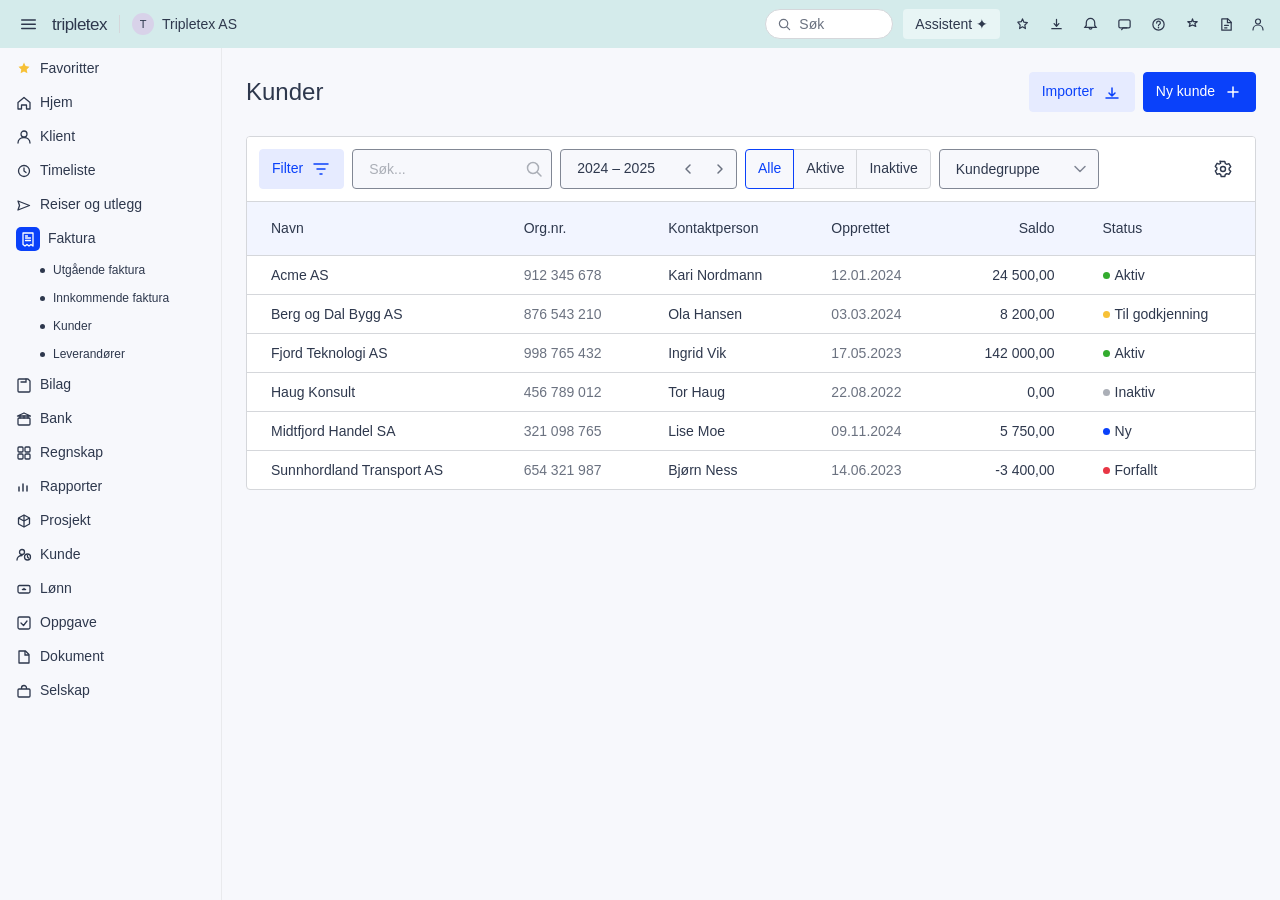
<file: _templates/side-med-tabell.html>
<!DOCTYPE html>
<html lang="no">
<head>
  <meta charset="UTF-8">
  <meta name="viewport" content="width=device-width, initial-scale=1.0">
  <title>Kunder – Tripletex</title>
  <link rel="stylesheet" href="https://cdn.tripletex.no/google-fonts/rubik-400-500-800.css">
  <link rel="stylesheet" href="../_system/tokens.css">
  <link rel="stylesheet" href="../_system/components.css">
  <link rel="stylesheet" href="../_system/layout.css">
</head>
<body>

<div class="app-shell">

  <!-- TOPBAR -->
  <header class="app-topbar">
    <div class="topbar-left">
      <button class="topbar-icon-btn" title="Meny">
        <svg viewBox="0 0 16 16" fill="none"><rect y="2.5" width="16" height="1.5" rx="0.75" fill="currentColor"/><rect y="7" width="16" height="1.5" rx="0.75" fill="currentColor"/><rect y="11.5" width="16" height="1.5" rx="0.75" fill="currentColor"/></svg>
      </button>
      <span class="topbar-logo">tripletex</span>
      <span class="topbar-sep"></span>
      <div class="topbar-company">
        <span class="topbar-company-badge">T</span>
        <span class="topbar-company-name">Tripletex AS</span>
      </div>
    </div>
    <div class="topbar-right">
      <div class="topbar-search">
        <svg viewBox="0 0 14 14" fill="none"><circle cx="6" cy="6" r="4.5" stroke="currentColor" stroke-width="1.3"/><path d="M9.5 9.5L12.5 12.5" stroke="currentColor" stroke-width="1.3" stroke-linecap="round"/></svg>
        Søk
      </div>
      <button class="topbar-assistant">Assistent ✦</button>
      <button class="topbar-icon-btn" title="Favoritter"><svg viewBox="0 0 16 16" fill="none"><path d="M8 2l1.5 3.5 3.7.5-2.7 2.6.6 3.7L8 10.5l-3.1 1.8.6-3.7L3 5.5l3.7-.5L8 2z" stroke="currentColor" stroke-width="1.3" stroke-linejoin="round"/></svg></button>
      <button class="topbar-icon-btn" title="Last ned"><svg viewBox="0 0 16 16" fill="none"><path d="M8 2.5v7M5.5 7l2.5 3 2.5-3" stroke="currentColor" stroke-width="1.3" stroke-linecap="round" stroke-linejoin="round"/><path d="M3 12.5h10" stroke="currentColor" stroke-width="1.3" stroke-linecap="round"/></svg></button>
      <button class="topbar-icon-btn" title="Varsler"><svg viewBox="0 0 16 16" fill="none"><path d="M8 1.5A4.5 4.5 0 003.5 6v3L2 11h12l-1.5-2V6A4.5 4.5 0 008 1.5z" stroke="currentColor" stroke-width="1.3"/><path d="M6.5 11.5a1.5 1.5 0 003 0" stroke="currentColor" stroke-width="1.3"/></svg></button>
      <button class="topbar-icon-btn" title="Meldinger"><svg viewBox="0 0 16 16" fill="none"><rect x="2" y="3" width="12" height="8.5" rx="1.5" stroke="currentColor" stroke-width="1.3"/><path d="M5 13.5l1.5-2h4" stroke="currentColor" stroke-width="1.3" stroke-linecap="round" stroke-linejoin="round"/></svg></button>
      <button class="topbar-icon-btn" title="Hjelp"><svg viewBox="0 0 16 16" fill="none"><circle cx="8" cy="8" r="6" stroke="currentColor" stroke-width="1.3"/><path d="M8 11v.5" stroke="currentColor" stroke-width="1.5" stroke-linecap="round"/><path d="M6 6.5a2 2 0 114 0c0 1.5-2 1.5-2 2.5" stroke="currentColor" stroke-width="1.3" stroke-linecap="round"/></svg></button>
      <button class="topbar-icon-btn" title="Kunngjøringer"><svg viewBox="0 0 16 16" fill="none"><path d="M8 2l1 3H13l-2.5 2 1 3L8 8.5 4.5 10l1-3L3 5h4L8 2z" stroke="currentColor" stroke-width="1.3" stroke-linejoin="round"/></svg></button>
      <button class="topbar-icon-btn" title="Rapporter"><svg viewBox="0 0 16 16" fill="none"><path d="M4 2h5.5L13 5.5V14H3V2z" stroke="currentColor" stroke-width="1.3" stroke-linejoin="round"/><path d="M9 2v4h4M6 9h4M6 11.5h2.5" stroke="currentColor" stroke-width="1.3" stroke-linecap="round"/></svg></button>
      <button class="topbar-user-btn" title="Bruker"><svg viewBox="0 0 14 14" fill="none"><circle cx="7" cy="4.5" r="2.5" stroke="currentColor" stroke-width="1.2"/><path d="M2 13c0-2.8 2.2-5 5-5s5 2.2 5 5" stroke="currentColor" stroke-width="1.2" stroke-linecap="round"/></svg></button>
    </div>
  </header>

  <div class="app-body">

    <!-- SIDEBAR -->
    <nav class="sidebar">
      <a class="nav-item" href="#"><span class="nav-icon" style="color:var(--surface-warning-active);"><svg viewBox="0 0 16 16" fill="currentColor"><path d="M8 1.5l1.6 3.6 3.9.6-2.8 2.7.7 3.9L8 10.5l-3.4 1.8.7-3.9L2.5 5.7l3.9-.6L8 1.5z"/></svg></span>Favoritter</a>
      <a class="nav-item" href="#"><span class="nav-icon"><svg viewBox="0 0 16 16" fill="none"><path d="M2 7.5l6-5 6 5V14H10.5v-4h-5v4H2V7.5z" stroke="currentColor" stroke-width="1.3" stroke-linejoin="round"/></svg></span>Hjem</a>
      <a class="nav-item" href="#"><span class="nav-icon"><svg viewBox="0 0 16 16" fill="none"><circle cx="8" cy="5" r="3" stroke="currentColor" stroke-width="1.3"/><path d="M2 14c0-3.3 2.7-5.5 6-5.5s6 2.2 6 5.5" stroke="currentColor" stroke-width="1.3" stroke-linecap="round"/></svg></span>Klient</a>
      <a class="nav-item" href="#"><span class="nav-icon"><svg viewBox="0 0 16 16" fill="none"><circle cx="8" cy="8" r="5.5" stroke="currentColor" stroke-width="1.3"/><path d="M8 5v3l2 1.5" stroke="currentColor" stroke-width="1.3" stroke-linecap="round" stroke-linejoin="round"/></svg></span>Timeliste</a>
      <a class="nav-item" href="#"><span class="nav-icon"><svg viewBox="0 0 16 16" fill="none"><path d="M13.5 8.5L2 13l1.5-4.5L2 4l11.5 4.5z" stroke="currentColor" stroke-width="1.3" stroke-linejoin="round"/></svg></span>Reiser og utlegg</a>
      <div class="nav-item nav-item--active"><span class="nav-icon"><svg viewBox="0 0 16 16" fill="none"><path d="M3 2h10v13l-2-1.5-2 1.5-2-1.5-2 1.5-2-1.5V2z" stroke="currentColor" stroke-width="1.3" stroke-linejoin="round"/><path d="M5.5 7h5M5.5 9.5h5M5.5 5h2" stroke="currentColor" stroke-width="1.3" stroke-linecap="round"/></svg></span>Faktura</div>
      <a class="nav-sub" href="#"><span class="nav-bullet"></span>Utgående faktura</a>
      <a class="nav-sub" href="#"><span class="nav-bullet"></span>Innkommende faktura</a>
      <a class="nav-sub nav-sub--active" href="#"><span class="nav-bullet"></span>Kunder</a>
      <a class="nav-sub" href="#"><span class="nav-bullet"></span>Leverandører</a>
      <a class="nav-item" href="#"><span class="nav-icon"><svg viewBox="0 0 16 16" fill="none"><path d="M4 2h8l2 2v10a1 1 0 01-1 1H3a1 1 0 01-1-1V3a1 1 0 011-1z" stroke="currentColor" stroke-width="1.3" stroke-linejoin="round"/><path d="M10 2v3H5" stroke="currentColor" stroke-width="1.3" stroke-linecap="round"/></svg></span>Bilag</a>
      <a class="nav-item" href="#"><span class="nav-icon"><svg viewBox="0 0 16 16" fill="none"><rect x="2" y="7" width="12" height="7" rx="1" stroke="currentColor" stroke-width="1.3"/><path d="M4 7V5M8 7V5M12 7V5" stroke="currentColor" stroke-width="1.3" stroke-linecap="round"/><path d="M1.5 5h13l-6.5-3L1.5 5z" stroke="currentColor" stroke-width="1.3" stroke-linejoin="round"/></svg></span>Bank</a>
      <a class="nav-item" href="#"><span class="nav-icon"><svg viewBox="0 0 16 16" fill="none"><rect x="2" y="2" width="5" height="5" rx="1" stroke="currentColor" stroke-width="1.3"/><rect x="9" y="2" width="5" height="5" rx="1" stroke="currentColor" stroke-width="1.3"/><rect x="2" y="9" width="5" height="5" rx="1" stroke="currentColor" stroke-width="1.3"/><rect x="9" y="9" width="5" height="5" rx="1" stroke="currentColor" stroke-width="1.3"/></svg></span>Regnskap</a>
      <a class="nav-item" href="#"><span class="nav-icon"><svg viewBox="0 0 16 16" fill="none"><path d="M3 12V8M7 12V5M11 12V7" stroke="currentColor" stroke-width="1.5" stroke-linecap="round"/></svg></span>Rapporter</a>
      <a class="nav-item" href="#"><span class="nav-icon"><svg viewBox="0 0 16 16" fill="none"><path d="M8 2L2.5 5v6L8 14l5.5-3V5L8 2z" stroke="currentColor" stroke-width="1.3" stroke-linejoin="round"/><path d="M8 2v12M2.5 5L8 8l5.5-3" stroke="currentColor" stroke-width="1.3"/></svg></span>Prosjekt</a>
      <a class="nav-item" href="#"><span class="nav-icon"><svg viewBox="0 0 16 16" fill="none"><circle cx="6" cy="5" r="2.5" stroke="currentColor" stroke-width="1.3"/><path d="M1 13c0-2.5 2.2-4.5 5-4.5" stroke="currentColor" stroke-width="1.3" stroke-linecap="round"/><circle cx="11.5" cy="10" r="3" stroke="currentColor" stroke-width="1.3"/><path d="M11.5 8.5v1.5l1 1" stroke="currentColor" stroke-width="1.3" stroke-linecap="round" stroke-linejoin="round"/></svg></span>Kunde</a>
      <a class="nav-item" href="#"><span class="nav-icon"><svg viewBox="0 0 16 16" fill="none"><rect x="2" y="4.5" width="12" height="7.5" rx="1.5" stroke="currentColor" stroke-width="1.3"/><path d="M8 7.5v1M6.5 8.5h3" stroke="currentColor" stroke-width="1.5" stroke-linecap="round"/></svg></span>Lønn</a>
      <a class="nav-item" href="#"><span class="nav-icon"><svg viewBox="0 0 16 16" fill="none"><rect x="2" y="2" width="12" height="12" rx="1.5" stroke="currentColor" stroke-width="1.3"/><path d="M5 8l2.5 2.5L11 6" stroke="currentColor" stroke-width="1.3" stroke-linecap="round" stroke-linejoin="round"/></svg></span>Oppgave</a>
      <a class="nav-item" href="#"><span class="nav-icon"><svg viewBox="0 0 16 16" fill="none"><path d="M4 2h5.5L13 5.5V14H3V2z" stroke="currentColor" stroke-width="1.3" stroke-linejoin="round"/><path d="M9 2v4h4" stroke="currentColor" stroke-width="1.3"/></svg></span>Dokument</a>
      <a class="nav-item" href="#"><span class="nav-icon"><svg viewBox="0 0 16 16" fill="none"><rect x="2" y="6" width="12" height="8" rx="1" stroke="currentColor" stroke-width="1.3"/><path d="M5.5 6V5a2.5 2.5 0 015 0v1" stroke="currentColor" stroke-width="1.3"/></svg></span>Selskap</a>
    </nav>

    <!-- MAIN CONTENT -->
    <main class="main-content">
      <div class="page">

        <!-- SIDEHODE -->
        <div class="page-header">
          <h1 class="page-title">Kunder</h1>
          <div class="page-actions">
            <button class="btn btn-secondary">
              Importer
              <svg width="16" height="16" viewBox="0 0 20 20" fill="none"><path d="M10 14V6M7 11l3 3 3-3" stroke="currentColor" stroke-width="1.5" stroke-linecap="round" stroke-linejoin="round"/><path d="M4 16h12" stroke="currentColor" stroke-width="1.5" stroke-linecap="round"/></svg>
            </button>
            <button class="btn btn-primary">
              Ny kunde
              <svg width="16" height="16" viewBox="0 0 20 20" fill="none"><path d="M5 10h10M10 5v10" stroke="currentColor" stroke-width="1.5" stroke-linecap="round"/></svg>
            </button>
          </div>
        </div>

        <!-- TABELL-SEKSJON -->
        <div class="table-container">

          <!-- Verktøylinje -->
          <div class="table-toolbar">
            <div class="table-toolbar-filters">

              <!-- Filter-knapp -->
              <button class="btn btn-secondary">
                Filter
                <svg width="20" height="20" viewBox="0 0 20 20" fill="none"><path d="M3 5h14M6 10h8M9 15h2" stroke="currentColor" stroke-width="1.5" stroke-linecap="round"/></svg>
              </button>

              <!-- Søk med ikon -->
              <div class="input-search-wrap">
                <input class="input" type="search" placeholder="Søk...">
                <svg class="input-search-icon" viewBox="0 0 20 20" fill="none"><circle cx="9" cy="9" r="5.5" stroke="currentColor" stroke-width="1.5"/><path d="M13.5 13.5L17 17" stroke="currentColor" stroke-width="1.5" stroke-linecap="round"/></svg>
              </div>

              <!-- Periodenavigator -->
              <div class="period-nav">
                <span class="period-nav-label">2024 – 2025</span>
                <div class="period-nav-arrows">
                  <button class="period-nav-btn" title="Forrige">
                    <svg width="12" height="12" viewBox="0 0 12 12" fill="none"><path d="M8 10L4 6l4-4" stroke="currentColor" stroke-width="1.5" stroke-linecap="round" stroke-linejoin="round"/></svg>
                  </button>
                  <button class="period-nav-btn" title="Neste">
                    <svg width="12" height="12" viewBox="0 0 12 12" fill="none"><path d="M4 2l4 4-4 4" stroke="currentColor" stroke-width="1.5" stroke-linecap="round" stroke-linejoin="round"/></svg>
                  </button>
                </div>
              </div>

              <!-- Content switcher -->
              <div class="switcher">
                <button class="switcher-btn switcher-btn--active">Alle</button>
                <button class="switcher-btn">Aktive</button>
                <button class="switcher-btn">Inaktive</button>
              </div>

              <!-- Select: prisklasse -->
              <select class="input toolbar-select">
                <option value="">Kundegruppe</option>
                <option>Privatkunde</option>
                <option>Bedriftskunde</option>
                <option>Partner</option>
              </select>

            </div>

            <!-- Høyre: innstillinger -->
            <div class="table-toolbar-actions">
              <button class="icon-btn" title="Innstillinger">
                <svg viewBox="0 0 20 20" fill="none"><path d="M8.2 2.5h3.6l.6 2.2c.5.2 1 .4 1.4.7l2.1-.8 1.8 3.1-1.6 1.5c.1.3.1.5.1.8s0 .5-.1.8l1.6 1.5-1.8 3.1-2.1-.8c-.4.3-.9.5-1.4.7l-.6 2.2H8.2l-.6-2.2c-.5-.2-1-.4-1.4-.7l-2.1.8L2.3 12l1.6-1.5c-.1-.3-.1-.5-.1-.8s0-.5.1-.8L2.3 7.4l1.8-3.1 2.1.8c.4-.3.9-.5 1.4-.7l-.6-2.2z" stroke="currentColor" stroke-width="1.4" stroke-linejoin="round"/><circle cx="10" cy="10" r="2.5" stroke="currentColor" stroke-width="1.4"/></svg>
              </button>
            </div>
          </div>

          <!-- Tabell -->
          <table class="tx-table table-standard">
            <thead>
              <tr>
                <th>Navn</th>
                <th>Org.nr.</th>
                <th>Kontaktperson</th>
                <th>Opprettet</th>
                <th class="col-num">Saldo</th>
                <th>Status</th>
              </tr>
            </thead>
            <tbody>
              <tr>
                <td>Acme AS</td>
                <td class="col-muted">912 345 678</td>
                <td>Kari Nordmann</td>
                <td class="col-muted">12.01.2024</td>
                <td class="col-num">24 500,00</td>
                <td><span class="status-dot status-dot--success">Aktiv</span></td>
              </tr>
              <tr>
                <td>Berg og Dal Bygg AS</td>
                <td class="col-muted">876 543 210</td>
                <td>Ola Hansen</td>
                <td class="col-muted">03.03.2024</td>
                <td class="col-num">8 200,00</td>
                <td><span class="status-dot status-dot--warning">Til godkjenning</span></td>
              </tr>
              <tr>
                <td>Fjord Teknologi AS</td>
                <td class="col-muted">998 765 432</td>
                <td>Ingrid Vik</td>
                <td class="col-muted">17.05.2023</td>
                <td class="col-num">142 000,00</td>
                <td><span class="status-dot status-dot--success">Aktiv</span></td>
              </tr>
              <tr>
                <td>Haug Konsult</td>
                <td class="col-muted">456 789 012</td>
                <td>Tor Haug</td>
                <td class="col-muted">22.08.2022</td>
                <td class="col-num">0,00</td>
                <td><span class="status-dot status-dot--neutral">Inaktiv</span></td>
              </tr>
              <tr>
                <td>Midtfjord Handel SA</td>
                <td class="col-muted">321 098 765</td>
                <td>Lise Moe</td>
                <td class="col-muted">09.11.2024</td>
                <td class="col-num">5 750,00</td>
                <td><span class="status-dot status-dot--info">Ny</span></td>
              </tr>
              <tr>
                <td>Sunnhordland Transport AS</td>
                <td class="col-muted">654 321 987</td>
                <td>Bjørn Ness</td>
                <td class="col-muted">14.06.2023</td>
                <td class="col-num">-3 400,00</td>
                <td><span class="status-dot status-dot--error">Forfallt</span></td>
              </tr>
            </tbody>
          </table>

        </div>

      </div>
    </main>

  </div>
</div>

</body>
</html>
</file>
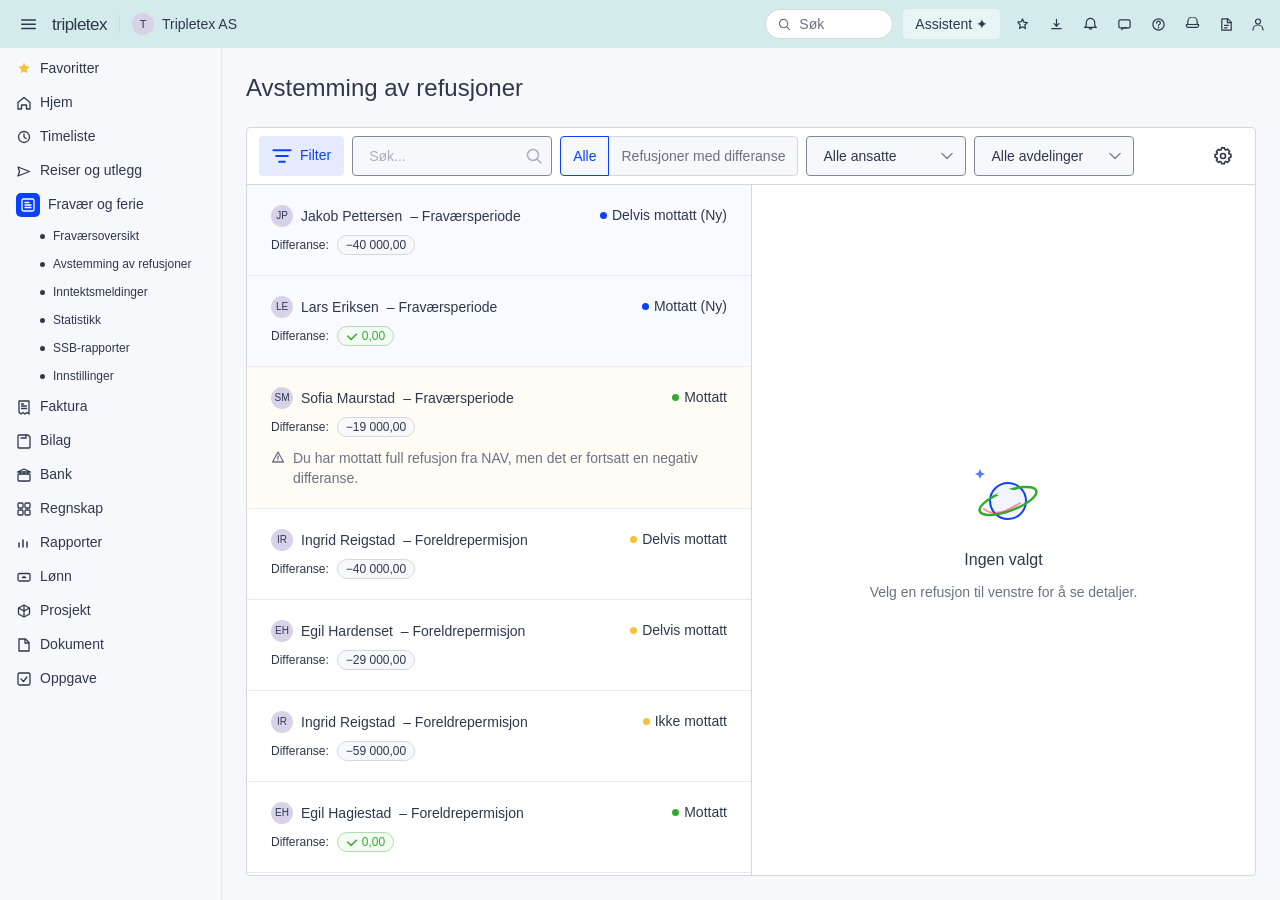
<file: prototyper/absence-v1/avstemming-refusjoner.html>
<!DOCTYPE html>
<html lang="no">
<head>
  <meta charset="UTF-8">
  <meta name="viewport" content="width=device-width, initial-scale=1.0">
  <title>Avstemming av refusjoner – Tripletex</title>
  <link rel="stylesheet" href="https://cdn.tripletex.no/google-fonts/rubik-400-500-800.css">
  <link rel="stylesheet" href="../../_system/tokens.css">
  <link rel="stylesheet" href="../../_system/components.css">
  <link rel="stylesheet" href="../../_system/layout.css">
  <style>

    .main-content { overflow: hidden; }
    .page { flex: 1; overflow: hidden; }

    .content-card {
      flex: 1;
      min-height: 0;
      border: 1px solid var(--border-muted);
      border-radius: var(--radius-default);
      overflow: hidden;
      background: var(--surface-default);
      display: flex;
      flex-direction: column;
    }

    /* Split view */
    .split-body {
      display: flex;
      flex: 1;
      min-height: 0;
    }
    .split-left {
      width: 50%;
      flex-shrink: 0;
      overflow-y: auto;
      min-width: 220px;
    }
    .split-divider {
      width: 1px;
      flex-shrink: 0;
      cursor: col-resize;
      background: var(--border-muted);
      position: relative;
      transition: background 0.15s;
    }
    .split-divider::before {
      content: '';
      position: absolute;
      top: 0; bottom: 0;
      left: -5px; right: -5px;
    }
    .split-divider:hover,
    .split-divider--dragging { background: var(--action-primary-rest); }
    .split-right {
      flex: 1;
      overflow-y: auto;
      background: var(--surface-default);
      min-width: 300px;
    }

    /* Filter bar */
    .filter-bar {
      display: flex;
      align-items: center;
      gap: var(--space-8);
      padding: var(--space-8) var(--space-12);
      border-bottom: 1px solid var(--border-muted);
      flex-shrink: 0;
      flex-wrap: wrap;
    }
    .filter-bar-left {
      display: flex;
      align-items: center;
      gap: var(--space-8);
      flex: 1;
      flex-wrap: wrap;
    }
    .filter-bar-right {
      display: flex;
      align-items: center;
      gap: var(--space-8);
      flex-shrink: 0;
    }

    .cs-group { display: flex; }
    .cs-btn {
      height: var(--size-large);
      padding: 0 var(--space-12);
      background: var(--surface-background);
      border: 1px solid var(--border-muted);
      font: 14px/1 "Rubik", sans-serif;
      color: var(--text-muted);
      cursor: pointer;
      white-space: nowrap;
      position: relative;
    }
    .cs-btn:first-child { border-radius: var(--radius-default) 0 0 var(--radius-default); }
    .cs-btn:last-child { border-radius: 0 var(--radius-default) var(--radius-default) 0; margin-left: -1px; }
    .cs-btn--active {
      border-color: var(--action-primary-rest);
      color: var(--action-primary-rest);
      font-weight: 500;
      z-index: 1;
    }

    .toggle-wrap {
      display: flex;
      align-items: center;
      gap: var(--space-8);
      font: 14px/1.4 "Rubik", sans-serif;
      color: var(--text-primary);
      white-space: nowrap;
    }
    .toggle {
      width: 36px;
      height: 20px;
      background: var(--border-muted);
      border-radius: var(--radius-full);
      position: relative;
      cursor: pointer;
      flex-shrink: 0;
      border: none;
    }
    .toggle::after {
      content: '';
      position: absolute;
      top: 2px; left: 2px;
      width: 16px; height: 16px;
      background: var(--surface-default);
      border-radius: var(--radius-full);
    }

    /* List rows */
    .list-row {
      padding: var(--space-20) var(--space-24);
      border-bottom: 1px solid var(--border-faint);
      cursor: pointer;
      background: var(--surface-default);
      transition: background 0.1s;
      position: relative;
    }
    .list-row:hover { background: var(--surface-info-rest); }
    .list-row--new { background: color-mix(in srgb, var(--surface-info-rest) 50%, transparent); }
    .list-row--new:hover { background: var(--surface-info-rest); }
    .list-row--caution { background: var(--surface-warning-rest); }
    .list-row--caution:hover { background: var(--surface-info-rest); }
    .list-row--selected {
      background: var(--surface-info-rest) !important;
      box-shadow: inset 3px 0 0 var(--action-primary-rest);
    }
    .list-row--selected .row-name,
    .list-row--selected .row-type { font-weight: 500; }

    .row-top {
      display: flex;
      align-items: flex-start;
      justify-content: space-between;
      gap: var(--space-8);
      margin-bottom: var(--space-8);
    }
    .row-info { flex: 1; min-width: 0; }
    .row-name-line {
      display: flex;
      align-items: center;
      gap: var(--space-8);
      flex-wrap: wrap;
    }
    .row-initials {
      width: 22px; height: 22px;
      border-radius: var(--radius-full);
      background: var(--surface-avatar);
      display: inline-flex;
      align-items: center;
      justify-content: center;
      font: 500 10px/1 "Rubik", sans-serif;
      color: var(--text-primary);
      flex-shrink: 0;
    }
    .row-name { font: 14px/1.3 "Rubik", sans-serif; color: var(--text-primary); }
    .row-type { font: 14px/1.3 "Rubik", sans-serif; color: var(--text-primary); }
    .row-right {
      display: flex;
      align-items: center;
      gap: var(--space-4);
      flex-shrink: 0;
    }

    .row-differanse {
      display: flex;
      align-items: center;
      gap: var(--space-8);
      margin-top: var(--space-4);
    }
    .row-differanse-label {
      font: 500 12px/1 "Rubik", sans-serif;
      color: var(--text-primary);
    }
    .diff-pill {
      display: inline-flex;
      align-items: center;
      gap: var(--space-4);
      height: 20px;
      padding: 0 var(--space-8);
      border-radius: var(--radius-full);
      font: 12px/1 "Rubik", sans-serif;
      color: var(--text-primary);
      border: 1px solid transparent;
    }
    .diff-pill--negative {
      background: var(--surface-background);
      border-color: var(--border-muted);
    }
    .diff-pill--zero {
      background: var(--surface-success-rest);
      border-color: var(--border-success-hover);
      color: var(--surface-success-active);
    }
    .diff-pill--zero svg { color: var(--surface-success-active); }

    .row-warning {
      display: flex;
      align-items: flex-start;
      gap: var(--space-8);
      margin-top: var(--space-12);
      font: 14px/1.4 "Rubik", sans-serif;
      color: var(--text-muted);
    }
    .row-warning-icon { flex-shrink: 0; margin-top: 1px; color: var(--text-muted); }

    /* Detail panel layout */
    .dp-body {
      padding: var(--space-24) var(--space-24) var(--space-24);
    }
    .dp-employee {
      display: flex;
      align-items: center;
      gap: var(--space-12);
      margin-bottom: var(--space-24);
    }
    .dp-avatar {
      width: 34px; height: 34px;
      border-radius: var(--radius-full);
      background: var(--surface-info-hover);
      display: flex;
      align-items: center;
      justify-content: center;
      font: 500 12px/1 "Rubik", sans-serif;
      color: var(--text-action);
      flex-shrink: 0;
    }
    .dp-name {
      font: 500 20px/1.3 "Rubik", sans-serif;
      color: var(--text-primary);
    }
    .dp-type {
      font: 500 20px/1.3 "Rubik", sans-serif;
      color: var(--text-action);
    }

    .section-title {
      font: 500 16px/1.3 "Rubik", sans-serif;
      color: var(--text-primary);
      margin-bottom: var(--space-8);
    }

    /* Refusjon table — følger tx-table regler fra components.css */
    .table-wrap {
      border: 1px solid var(--border-muted);
      border-radius: var(--radius-default);
      overflow: hidden;
      margin-bottom: var(--space-16);
    }
    .ref-table {
      width: 100%;
      border-collapse: collapse;
      font: 14px/1.5 "Rubik", sans-serif;
    }
    .ref-table thead th {
      text-align: left;
      padding: var(--space-8) var(--space-12);
      font-weight: 500;
      color: var(--text-primary);
      border-bottom: 1px solid var(--border-muted);
      white-space: nowrap;
      background: var(--surface-info-rest);
    }
    .ref-table thead th:not(:first-child) {
      text-align: right;
      font-feature-settings: 'lnum' 1, 'tnum' 1;
    }
    .ref-table thead th:last-child { text-align: center; width: 40px; }
    .ref-table tbody td {
      padding: var(--space-8) var(--space-12);
      vertical-align: middle;
      border-bottom: 1px solid var(--border-muted);
      color: var(--text-primary);
    }
    .ref-table tbody td:not(:first-child) {
      text-align: right;
      font-feature-settings: 'lnum' 1, 'tnum' 1;
    }
    .ref-table tbody td:last-child { text-align: center; font-feature-settings: normal; }
    .ref-table tbody tr:last-child td { border-bottom: none; }
    .ref-table tbody tr:hover td { background: var(--action-neutral-hover); }
    .ref-table .sum-row td {
      font-weight: 500;
      border-top: 1px solid var(--border-muted);
      border-bottom: none;
    }
    .se-utregning {
      font: 14px/1.3 "Rubik", sans-serif;
      color: var(--text-action);
      cursor: pointer;
    }
    .se-utregning:hover { text-decoration: underline; }
    .nav-received {
      font: 14px/1.3 "Rubik", sans-serif;
      color: var(--text-muted);
      margin-top: 2px;
    }
    .eye-btn {
      background: none;
      border: none;
      cursor: pointer;
      color: var(--text-primary);
      display: flex;
      align-items: center;
      justify-content: center;
      border-radius: var(--radius-default);
      width: 28px; height: 28px;
      margin: 0 auto;
    }
    .eye-btn:hover { background: var(--surface-info-highlight); }

    /* Status box */
    .status-box {
      border: 1px solid var(--border-muted);
      border-radius: var(--radius-default);
      overflow: hidden;
    }
    .status-box-header {
      padding: var(--space-16) var(--space-20) var(--space-4);
      font: 500 16px/1.3 "Rubik", sans-serif;
      color: var(--text-primary);
      display: flex;
      align-items: center;
      justify-content: space-between;
    }
    .status-box-body {
      padding: var(--space-8) var(--space-20) var(--space-16);
      display: flex;
      flex-direction: column;
      gap: var(--space-12);
    }
    .status-row {
      display: flex;
      align-items: center;
      gap: var(--space-8);
    }
    .status-indicator {
      width: 10px; height: 10px;
      border-radius: var(--radius-full);
      flex-shrink: 0;
    }
    .status-indicator--error { background: var(--surface-error-active); }
    .status-indicator--warning { background: var(--surface-warning-active); }
    .status-indicator--success { background: var(--surface-success-active); }
    .status-text {
      font: 14px/1.4 "Rubik", sans-serif;
      color: var(--text-primary);
    }

    /* Alert */
    .alert {
      display: flex;
      align-items: flex-start;
      gap: var(--space-12);
      padding: var(--space-12) var(--space-16);
      border-radius: var(--radius-default);
      border: 1px solid;
      margin-bottom: var(--space-24);
      font: 14px/1.5 "Rubik", sans-serif;
    }
    .alert--warning {
      background: var(--surface-warning-rest);
      border-color: var(--border-warning);
      color: var(--text-primary);
    }
    .alert-icon { flex-shrink: 0; color: var(--text-muted); margin-top: 1px; }
    .alert-body { flex: 1; }
    .alert-link { color: var(--text-link); text-decoration: none; }
    .alert-link:hover { text-decoration: underline; }
    .alert-sparkle { color: var(--text-action); margin-left: 3px; font-size: 13px; }
    .alert-close {
      flex-shrink: 0;
      background: none;
      border: none;
      cursor: pointer;
      color: var(--text-muted);
      display: flex;
      align-items: center;
      justify-content: center;
      width: 20px; height: 20px;
      border-radius: 3px;
      font-size: 16px;
      line-height: 1;
      padding: 0;
    }
    .alert-close:hover { background: var(--border-warning-hover); color: var(--text-primary); }

    /* Popover */
    .popover-wrap { position: relative; display: inline; }
    .popover {
      position: fixed;
      width: 268px;
      background: var(--surface-default);
      border: 1px solid var(--border-muted);
      border-radius: 8px;
      box-shadow: 0 4px 20px rgba(0,0,0,0.10);
      padding: var(--space-16);
      z-index: 1000;
      display: none;
    }
    .popover.popover--open { display: block; }
    .popover::after {
      content: '';
      position: absolute;
      bottom: -7px; left: 50%; transform: translateX(-50%) rotate(45deg);
      width: 12px; height: 12px;
      background: var(--surface-default);
      border-right: 1px solid var(--border-muted);
      border-bottom: 1px solid var(--border-muted);
    }
    .popover-title {
      font: 500 14px/1.4 "Rubik", sans-serif;
      color: var(--text-primary);
      margin-bottom: var(--space-8);
    }
    .popover-body {
      font: 14px/1.5 "Rubik", sans-serif;
      color: var(--text-primary);
      margin-bottom: var(--space-12);
    }
    .popover-action {
      font: 14px/1 "Rubik", sans-serif;
      color: var(--text-link);
      text-decoration: none;
      cursor: pointer;
      background: none;
      border: none;
      padding: 0;
    }
    .popover-action:hover { text-decoration: underline; }

    /* Empty state */
    .empty-state {
      display: flex;
      flex-direction: column;
      align-items: center;
      justify-content: center;
      gap: var(--space-12);
      padding: var(--space-48);
      height: 100%;
      text-align: center;
    }
    .empty-state-title {
      font: 500 16px/1.4 "Rubik", sans-serif;
      color: var(--text-primary);
    }
    .empty-state-text {
      font: 14px/1.4 "Rubik", sans-serif;
      color: var(--text-muted);
      max-width: 280px;
    }

    /* Close button row in detail panel */
    .dp-close-row {
      display: flex;
      justify-content: flex-end;
      padding: var(--space-8) var(--space-8) 0;
    }
    .detail-close {
      width: var(--size-large);
      height: var(--size-large);
      display: inline-flex;
      align-items: center;
      justify-content: center;
      border-radius: var(--radius-default);
      border: none;
      background: transparent;
      color: var(--text-primary);
      cursor: pointer;
    }
    .detail-close:hover { background: var(--action-neutral-hover); }
    .detail-close svg { width: 16px; height: 16px; }

    /* Icon button in filter bar */
    .icon-btn {
      width: var(--size-large);
      height: var(--size-large);
      background: none;
      border: none;
      border-radius: var(--radius-default);
      display: flex;
      align-items: center;
      justify-content: center;
      cursor: pointer;
      color: var(--text-primary);
    }
    .icon-btn:hover { background: var(--surface-background); }

  </style>
</head>
<body>

<div class="app-shell">

  <!-- TOPBAR -->
  <header class="app-topbar">
    <div class="topbar-left">
      <button class="topbar-icon-btn" title="Meny">
        <svg viewBox="0 0 16 16" fill="none"><rect y="2.5" width="16" height="1.5" rx="0.75" fill="currentColor"/><rect y="7" width="16" height="1.5" rx="0.75" fill="currentColor"/><rect y="11.5" width="16" height="1.5" rx="0.75" fill="currentColor"/></svg>
      </button>
      <span class="topbar-logo">tripletex</span>
      <span class="topbar-sep"></span>
      <div class="topbar-company">
        <span class="topbar-company-badge">T</span>
        <span class="topbar-company-name">Tripletex AS</span>
      </div>
    </div>
    <div class="topbar-right">
      <div class="topbar-search">
        <svg viewBox="0 0 14 14" fill="none"><circle cx="6" cy="6" r="4.5" stroke="currentColor" stroke-width="1.3"/><path d="M9.5 9.5L12.5 12.5" stroke="currentColor" stroke-width="1.3" stroke-linecap="round"/></svg>
        Søk
      </div>
      <button class="topbar-assistant">Assistent ✦</button>
      <button class="topbar-icon-btn" title="Favoritter"><svg viewBox="0 0 16 16" fill="none"><path d="M8 2l1.5 3.5 3.7.5-2.7 2.6.6 3.7L8 10.5l-3.1 1.8.6-3.7L3 5.5l3.7-.5L8 2z" stroke="currentColor" stroke-width="1.3" stroke-linejoin="round"/></svg></button>
      <button class="topbar-icon-btn" title="Last ned"><svg viewBox="0 0 16 16" fill="none"><path d="M8 2.5v7M5.5 7l2.5 3 2.5-3" stroke="currentColor" stroke-width="1.3" stroke-linecap="round" stroke-linejoin="round"/><path d="M3 12.5h10" stroke="currentColor" stroke-width="1.3" stroke-linecap="round"/></svg></button>
      <button class="topbar-icon-btn" title="Varsler"><svg viewBox="0 0 16 16" fill="none"><path d="M8 1.5A4.5 4.5 0 003.5 6v3L2 11h12l-1.5-2V6A4.5 4.5 0 008 1.5z" stroke="currentColor" stroke-width="1.3"/><path d="M6.5 11.5a1.5 1.5 0 003 0" stroke="currentColor" stroke-width="1.3"/></svg></button>
      <button class="topbar-icon-btn" title="Meldinger"><svg viewBox="0 0 16 16" fill="none"><rect x="2" y="3" width="12" height="8.5" rx="1.5" stroke="currentColor" stroke-width="1.3"/><path d="M5 13.5l1.5-2h4" stroke="currentColor" stroke-width="1.3" stroke-linecap="round" stroke-linejoin="round"/></svg></button>
      <button class="topbar-icon-btn" title="Hjelp"><svg viewBox="0 0 16 16" fill="none"><circle cx="8" cy="8" r="6" stroke="currentColor" stroke-width="1.3"/><path d="M8 11v.5" stroke="currentColor" stroke-width="1.5" stroke-linecap="round"/><path d="M6 6.5a2 2 0 114 0c0 1.5-2 1.5-2 2.5" stroke="currentColor" stroke-width="1.3" stroke-linecap="round"/></svg></button>
      <button class="topbar-icon-btn" title="Kunngjøringer"><svg viewBox="0 0 16 16" fill="none"><path d="M3 8V5a5 5 0 0110 0v3" stroke="currentColor" stroke-width="1.3"/><path d="M1.5 8h13v1a2 2 0 01-2 2h-9a2 2 0 01-2-2V8z" stroke="currentColor" stroke-width="1.3" stroke-linejoin="round"/></svg></button>
      <button class="topbar-icon-btn" title="Rapporter"><svg viewBox="0 0 16 16" fill="none"><path d="M4 2h5.5L13 5.5V14H3V2z" stroke="currentColor" stroke-width="1.3" stroke-linejoin="round"/><path d="M9 2v4h4M6 9h4M6 11.5h2.5" stroke="currentColor" stroke-width="1.3" stroke-linecap="round"/></svg></button>
      <button class="topbar-user-btn" title="Bruker"><svg viewBox="0 0 14 14" fill="none"><circle cx="7" cy="4.5" r="2.5" stroke="currentColor" stroke-width="1.2"/><path d="M2 13c0-2.8 2.2-5 5-5s5 2.2 5 5" stroke="currentColor" stroke-width="1.2" stroke-linecap="round"/></svg></button>
    </div>
  </header>

  <div class="app-body">

    <!-- SIDEBAR -->
    <nav class="sidebar">
      <a class="nav-item" href="#"><span class="nav-icon" style="color:var(--surface-warning-active);"><svg viewBox="0 0 16 16" fill="currentColor"><path d="M8 1.5l1.6 3.6 3.9.6-2.8 2.7.7 3.9L8 10.5l-3.4 1.8.7-3.9L2.5 5.7l3.9-.6L8 1.5z"/></svg></span>Favoritter</a>
      <a class="nav-item" href="#"><span class="nav-icon"><svg viewBox="0 0 16 16" fill="none"><path d="M2 7.5l6-5 6 5V14H10.5v-4h-5v4H2V7.5z" stroke="currentColor" stroke-width="1.3" stroke-linejoin="round"/></svg></span>Hjem</a>
      <a class="nav-item" href="#"><span class="nav-icon"><svg viewBox="0 0 16 16" fill="none"><circle cx="8" cy="8" r="5.5" stroke="currentColor" stroke-width="1.3"/><path d="M8 5v3l2 1.5" stroke="currentColor" stroke-width="1.3" stroke-linecap="round" stroke-linejoin="round"/></svg></span>Timeliste</a>
      <a class="nav-item" href="#"><span class="nav-icon"><svg viewBox="0 0 16 16" fill="none"><path d="M13.5 8.5L2 13l1.5-4.5L2 4l11.5 4.5z" stroke="currentColor" stroke-width="1.3" stroke-linejoin="round"/></svg></span>Reiser og utlegg</a>
      <div class="nav-item nav-item--active"><span class="nav-icon"><svg viewBox="0 0 16 16" fill="none"><rect x="2" y="2" width="12" height="12" rx="1.5" stroke="currentColor" stroke-width="1.3"/><path d="M5 8h6M5 5.5h4M5 10.5h6" stroke="currentColor" stroke-width="1.3" stroke-linecap="round"/></svg></span>Fravær og ferie</div>
      <a class="nav-sub" href="fravaersoversikt.html"><span class="nav-bullet"></span>Fraværsoversikt</a>
      <a class="nav-sub nav-sub--active" href="inntektsmeldinger.html"><span class="nav-bullet"></span>Avstemming av refusjoner</a>
      <a class="nav-sub" href="inntektsmeldinger.html"><span class="nav-bullet"></span>Inntektsmeldinger</a>
      <a class="nav-sub" href="statistikk.html"><span class="nav-bullet"></span>Statistikk</a>
      <a class="nav-sub" href="ssb-rapporter.html"><span class="nav-bullet"></span>SSB-rapporter</a>
      <a class="nav-sub" href="innstillinger.html"><span class="nav-bullet"></span>Innstillinger</a>
      <a class="nav-item" href="#"><span class="nav-icon"><svg viewBox="0 0 16 16" fill="none"><path d="M3 2h10v13l-2-1.5-2 1.5-2-1.5-2 1.5-2-1.5V2z" stroke="currentColor" stroke-width="1.3" stroke-linejoin="round"/><path d="M5.5 7h5M5.5 9.5h5M5.5 5h2" stroke="currentColor" stroke-width="1.3" stroke-linecap="round"/></svg></span>Faktura</a>
      <a class="nav-item" href="#"><span class="nav-icon"><svg viewBox="0 0 16 16" fill="none"><path d="M4 2h8l2 2v10a1 1 0 01-1 1H3a1 1 0 01-1-1V3a1 1 0 011-1z" stroke="currentColor" stroke-width="1.3" stroke-linejoin="round"/><path d="M10 2v3H5" stroke="currentColor" stroke-width="1.3" stroke-linecap="round"/></svg></span>Bilag</a>
      <a class="nav-item" href="#"><span class="nav-icon"><svg viewBox="0 0 16 16" fill="none"><rect x="2" y="7" width="12" height="7" rx="1" stroke="currentColor" stroke-width="1.3"/><path d="M4 7V5M8 7V5M12 7V5" stroke="currentColor" stroke-width="1.3" stroke-linecap="round"/><path d="M1.5 5h13l-6.5-3L1.5 5z" stroke="currentColor" stroke-width="1.3" stroke-linejoin="round"/></svg></span>Bank</a>
      <a class="nav-item" href="#"><span class="nav-icon"><svg viewBox="0 0 16 16" fill="none"><rect x="2" y="2" width="5" height="5" rx="1" stroke="currentColor" stroke-width="1.3"/><rect x="9" y="2" width="5" height="5" rx="1" stroke="currentColor" stroke-width="1.3"/><rect x="2" y="9" width="5" height="5" rx="1" stroke="currentColor" stroke-width="1.3"/><rect x="9" y="9" width="5" height="5" rx="1" stroke="currentColor" stroke-width="1.3"/></svg></span>Regnskap</a>
      <a class="nav-item" href="#"><span class="nav-icon"><svg viewBox="0 0 16 16" fill="none"><path d="M3 12V8M7 12V5M11 12V7" stroke="currentColor" stroke-width="1.5" stroke-linecap="round"/></svg></span>Rapporter</a>
      <a class="nav-item" href="#"><span class="nav-icon"><svg viewBox="0 0 16 16" fill="none"><rect x="2" y="4.5" width="12" height="7.5" rx="1.5" stroke="currentColor" stroke-width="1.3"/><path d="M8 7.5v1M6.5 8.5h3" stroke="currentColor" stroke-width="1.5" stroke-linecap="round"/></svg></span>Lønn</a>
      <a class="nav-item" href="#"><span class="nav-icon"><svg viewBox="0 0 16 16" fill="none"><path d="M8 2L2.5 5v6L8 14l5.5-3V5L8 2z" stroke="currentColor" stroke-width="1.3" stroke-linejoin="round"/><path d="M8 2v12M2.5 5L8 8l5.5-3" stroke="currentColor" stroke-width="1.3"/></svg></span>Prosjekt</a>
      <a class="nav-item" href="#"><span class="nav-icon"><svg viewBox="0 0 16 16" fill="none"><path d="M4 2h5.5L13 5.5V14H3V2z" stroke="currentColor" stroke-width="1.3" stroke-linejoin="round"/><path d="M9 2v4h4" stroke="currentColor" stroke-width="1.3"/></svg></span>Dokument</a>
      <a class="nav-item" href="#"><span class="nav-icon"><svg viewBox="0 0 16 16" fill="none"><rect x="2" y="2" width="12" height="12" rx="1.5" stroke="currentColor" stroke-width="1.3"/><path d="M5 8l2.5 2.5L11 6" stroke="currentColor" stroke-width="1.3" stroke-linecap="round" stroke-linejoin="round"/></svg></span>Oppgave</a>
    </nav>

    <!-- MAIN CONTENT -->
    <main class="main-content">
      <div class="page">

        <!-- PAGE HEADER -->
        <div class="page-header">
          <h1 class="page-title" style="font-weight:400;">Avstemming av refusjoner</h1>
        </div>

        <!-- CONTENT CARD -->
        <div class="content-card">

          <!-- FILTER BAR -->
          <div class="filter-bar">
            <div class="filter-bar-left">
              <button class="btn btn-secondary">
                <svg width="16" height="16" viewBox="0 0 14 14" fill="none"><path d="M1 3h12M3 7h8M5 11h4" stroke="currentColor" stroke-width="1.5" stroke-linecap="round"/></svg>
                Filter
              </button>
              <div class="input-search-wrap">
                <input class="input" type="search" placeholder="Søk...">
                <svg class="input-search-icon" viewBox="0 0 20 20" fill="none"><circle cx="9" cy="9" r="5.5" stroke="currentColor" stroke-width="1.5"/><path d="M13.5 13.5L17 17" stroke="currentColor" stroke-width="1.5" stroke-linecap="round"/></svg>
              </div>
              <div class="cs-group">
                <button class="cs-btn cs-btn--active">Alle</button>
                <button class="cs-btn">Refusjoner med differanse</button>
              </div>
              <select class="input toolbar-select"><option>Alle ansatte</option></select>
              <select class="input toolbar-select"><option>Alle avdelinger</option></select>

            </div>
            <div class="filter-bar-right">
              <button class="icon-btn" title="Innstillinger">
                <svg width="18" height="18" viewBox="0 0 16 16" fill="none"><path d="M6.8 1.5h2.4l.3 1.4.9.4 1.2-.8 1.7 1.7-.8 1.2.4.9 1.4.3v2.4l-1.4.3-.4.9.8 1.2-1.7 1.7-1.2-.8-.9.4-.3 1.4H6.8l-.3-1.4-.9-.4-1.2.8-1.7-1.7.8-1.2-.4-.9-1.4-.3V6.8l1.4-.3.4-.9-.8-1.2 1.7-1.7 1.2.8.9-.4.3-1.4z" stroke="currentColor" stroke-width="1.3" stroke-linejoin="round"/><circle cx="8" cy="8" r="2" stroke="currentColor" stroke-width="1.3"/></svg>
              </button>
            </div>
          </div>

          <!-- SPLIT VIEW -->
          <div class="split-body">

            <!-- LEFT: liste -->
            <div class="split-left">

              <!-- Jakob Pettersen – Delvis mottatt (Ny) -->
              <div id="row-jakob-ny" class="list-row list-row--new" onclick="selectRow(this,'dp-jakob-ny')">
                <div class="row-top">
                  <div class="row-name-line row-info">
                    <span class="row-initials">JP</span>
                    <span class="row-name">Jakob Pettersen</span>
                    <span class="row-type">– Fraværsperiode</span>
                  </div>
                  <div class="row-right">
                    <span class="status-dot status-dot--info">Delvis mottatt (Ny)</span>
                  </div>
                </div>
                <div class="row-differanse">
                  <span class="row-differanse-label">Differanse:</span>
                  <span class="diff-pill diff-pill--negative">−40 000,00</span>
                </div>
              </div>

              <!-- Lars Eriksen – Mottatt (Ny), 0 differanse -->
              <div id="row-lars" class="list-row list-row--new" onclick="selectRow(this,'dp-lars')">
                <div class="row-top">
                  <div class="row-name-line row-info">
                    <span class="row-initials">LE</span>
                    <span class="row-name">Lars Eriksen</span>
                    <span class="row-type">– Fraværsperiode</span>
                  </div>
                  <div class="row-right">
                    <span class="status-dot status-dot--info">Mottatt (Ny)</span>
                  </div>
                </div>
                <div class="row-differanse">
                  <span class="row-differanse-label">Differanse:</span>
                  <span class="diff-pill diff-pill--zero">
                    <svg width="12" height="12" viewBox="0 0 14 14" fill="none"><path d="M2 7l4 4 6-6" stroke="currentColor" stroke-width="1.8" stroke-linecap="round" stroke-linejoin="round"/></svg>
                    0,00
                  </span>
                </div>
              </div>

              <!-- Sofia Maurstad – Mottatt, negativ differanse (advarsel) -->
              <div id="row-sofia" class="list-row list-row--caution" onclick="selectRow(this,'dp-sofia')">
                <div class="row-top">
                  <div class="row-name-line row-info">
                    <span class="row-initials">SM</span>
                    <span class="row-name">Sofia Maurstad</span>
                    <span class="row-type">– Fraværsperiode</span>
                  </div>
                  <div class="row-right">
                    <span class="status-dot status-dot--success">Mottatt</span>
                  </div>
                </div>
                <div class="row-differanse">
                  <span class="row-differanse-label">Differanse:</span>
                  <span class="diff-pill diff-pill--negative">−19 000,00</span>
                </div>
                <div class="row-warning">
                  <span class="row-warning-icon">
                    <svg width="14" height="14" viewBox="0 0 14 14" fill="none"><path d="M7 2L1.5 12h11L7 2z" stroke="currentColor" stroke-width="1.3" stroke-linejoin="round"/><path d="M7 6v3" stroke="currentColor" stroke-width="1.3" stroke-linecap="round"/><circle cx="7" cy="10.5" r="0.5" fill="currentColor"/></svg>
                  </span>
                  Du har mottatt full refusjon fra NAV, men det er fortsatt en negativ differanse.
                </div>
              </div>

              <!-- Ingrid Reigstad – Delvis mottatt -->
              <div id="row-ingrid-1" class="list-row" onclick="selectRow(this,'dp-ingrid-1')">
                <div class="row-top">
                  <div class="row-name-line row-info">
                    <span class="row-initials">IR</span>
                    <span class="row-name">Ingrid Reigstad</span>
                    <span class="row-type">– Foreldrepermisjon</span>
                  </div>
                  <div class="row-right">
                    <span class="status-dot status-dot--warning">Delvis mottatt</span>
                  </div>
                </div>
                <div class="row-differanse">
                  <span class="row-differanse-label">Differanse:</span>
                  <span class="diff-pill diff-pill--negative">−40 000,00</span>
                </div>
              </div>

              <!-- Egil Hardenset – Delvis mottatt -->
              <div id="row-egil-h" class="list-row" onclick="selectRow(this,'dp-egil-h')">
                <div class="row-top">
                  <div class="row-name-line row-info">
                    <span class="row-initials">EH</span>
                    <span class="row-name">Egil Hardenset</span>
                    <span class="row-type">– Foreldrepermisjon</span>
                  </div>
                  <div class="row-right">
                    <span class="status-dot status-dot--warning">Delvis mottatt</span>
                  </div>
                </div>
                <div class="row-differanse">
                  <span class="row-differanse-label">Differanse:</span>
                  <span class="diff-pill diff-pill--negative">−29 000,00</span>
                </div>
              </div>

              <!-- Ingrid Reigstad – Ikke mottatt -->
              <div id="row-ingrid-2" class="list-row" onclick="selectRow(this,'dp-ingrid-2')">
                <div class="row-top">
                  <div class="row-name-line row-info">
                    <span class="row-initials">IR</span>
                    <span class="row-name">Ingrid Reigstad</span>
                    <span class="row-type">– Foreldrepermisjon</span>
                  </div>
                  <div class="row-right">
                    <span class="status-dot status-dot--warning">Ikke mottatt</span>
                  </div>
                </div>
                <div class="row-differanse">
                  <span class="row-differanse-label">Differanse:</span>
                  <span class="diff-pill diff-pill--negative">−59 000,00</span>
                </div>
              </div>

              <!-- Egil Hagiestad – Mottatt, 0 differanse -->
              <div id="row-egil-hag-1" class="list-row" onclick="selectRow(this,'dp-egil-hag-1')">
                <div class="row-top">
                  <div class="row-name-line row-info">
                    <span class="row-initials">EH</span>
                    <span class="row-name">Egil Hagiestad</span>
                    <span class="row-type">– Foreldrepermisjon</span>
                  </div>
                  <div class="row-right">
                    <span class="status-dot status-dot--success">Mottatt</span>
                  </div>
                </div>
                <div class="row-differanse">
                  <span class="row-differanse-label">Differanse:</span>
                  <span class="diff-pill diff-pill--zero">
                    <svg width="12" height="12" viewBox="0 0 14 14" fill="none"><path d="M2 7l4 4 6-6" stroke="currentColor" stroke-width="1.8" stroke-linecap="round" stroke-linejoin="round"/></svg>
                    0,00
                  </span>
                </div>
              </div>

              <!-- Egil Hagiestad – Mottatt, 0 differanse #2 -->
              <div id="row-egil-hag-2" class="list-row" onclick="selectRow(this,'dp-egil-hag-2')">
                <div class="row-top">
                  <div class="row-name-line row-info">
                    <span class="row-initials">EH</span>
                    <span class="row-name">Egil Hagiestad</span>
                    <span class="row-type">– Foreldrepermisjon</span>
                  </div>
                  <div class="row-right">
                    <span class="status-dot status-dot--success">Mottatt</span>
                  </div>
                </div>
                <div class="row-differanse">
                  <span class="row-differanse-label">Differanse:</span>
                  <span class="diff-pill diff-pill--zero">
                    <svg width="12" height="12" viewBox="0 0 14 14" fill="none"><path d="M2 7l4 4 6-6" stroke="currentColor" stroke-width="1.8" stroke-linecap="round" stroke-linejoin="round"/></svg>
                    0,00
                  </span>
                </div>
              </div>

              <!-- Jakob Pettersen – Mottatt, 0 differanse -->
              <div id="row-jakob-ok" class="list-row" onclick="selectRow(this,'dp-jakob-ok')">
                <div class="row-top">
                  <div class="row-name-line row-info">
                    <span class="row-initials">JP</span>
                    <span class="row-name">Jakob Pettersen</span>
                    <span class="row-type">– Fraværsperiode</span>
                  </div>
                  <div class="row-right">
                    <span class="status-dot status-dot--success">Mottatt</span>
                  </div>
                </div>
                <div class="row-differanse">
                  <span class="row-differanse-label">Differanse:</span>
                  <span class="diff-pill diff-pill--zero">
                    <svg width="12" height="12" viewBox="0 0 14 14" fill="none"><path d="M2 7l4 4 6-6" stroke="currentColor" stroke-width="1.8" stroke-linecap="round" stroke-linejoin="round"/></svg>
                    0,00
                  </span>
                </div>
              </div>

            </div><!-- /split-left -->

            <div id="split-divider" class="split-divider"></div>

            <!-- RIGHT: detaljpanel -->
            <div class="split-right">

              <!-- Tomt (default) -->
              <div id="dp-empty" class="empty-state">
                <svg width="80" height="80" viewBox="0 0 80 80" fill="none">
                  <path d="M16 12l1.5 3.5L21 17l-3.5 1.5L16 22l-1.5-3.5L11 17l3.5-1.5L16 12z" fill="var(--action-primary-rest)" opacity="0.7"/>
                  <circle cx="44" cy="44" r="18" fill="var(--surface-info-rest)" stroke="var(--action-primary-rest)" stroke-width="2"/>
                  <ellipse cx="44" cy="44" rx="30" ry="10" fill="none" stroke="var(--surface-success-active)" stroke-width="2.5" transform="rotate(-20 44 44)"/>
                  <path d="M32 38 Q44 26 56 38" fill="var(--surface-info-rest)" stroke="none"/>
                  <path d="M20 52 Q32 62 56 46" fill="none" stroke="var(--surface-error-active)" stroke-width="2" opacity="0.5" stroke-linecap="round"/>
                </svg>
                <p class="empty-state-title">Ingen valgt</p>
                <p class="empty-state-text">Velg en refusjon til venstre for å se detaljer.</p>
              </div>

              <!-- DP: Sofia Maurstad – Mottatt med differanse -->
              <div id="dp-sofia" style="display:none;" class="dp-body">
                <div class="dp-employee">
                  <button class="detail-close" onclick="closeDetail()" title="Lukk" style="margin-left:auto;order:99;">
                    <svg viewBox="0 0 16 16" fill="none"><path d="M3 3l10 10M13 3L3 13" stroke="currentColor" stroke-width="1.4" stroke-linecap="round"/></svg>
                  </button>
                  <div class="dp-avatar">SM</div>
                  <div><span class="dp-name">Sofia Maurstad</span><span class="dp-type"> – Fraværsperiode</span></div>
                </div>

                <div class="alert alert--warning" id="alert-sofia">
                  <div class="alert-icon">
                    <svg width="16" height="16" viewBox="0 0 16 16" fill="none"><circle cx="8" cy="8" r="6.5" stroke="currentColor" stroke-width="1.3"/><path d="M8 7v4" stroke="currentColor" stroke-width="1.4" stroke-linecap="round"/><circle cx="8" cy="5" r="0.75" fill="currentColor"/></svg>
                  </div>
                  <div class="alert-body">
                    Du har mottatt full refusjon fra NAV, men det er fortsatt en differanse.
                    <span class="popover-wrap">
                      <a href="#" class="alert-link" onclick="visPopover(event,'popover-sofia')">Se forslag til årsak</a><span class="alert-sparkle">✦</span>
                      <div class="popover" id="popover-sofia">
                        <div class="popover-title">Differansen kan skyldes lønn over 6G</div>
                        <div class="popover-body">NAV dekker kun opp til 6G og Sofia Maurstad har høyere lønn enn dette.</div>
                        <button class="popover-action" onclick="ignorer('sb-sofia'); closePopover('popover-sofia')">Ignorer differanse</button>
                      </div>
                    </span>
                  </div>
                  <button class="alert-close" onclick="document.getElementById('alert-sofia').style.display='none'" title="Lukk">×</button>
                </div>

                <div class="section-title">Refusjoner</div>
                <div class="table-wrap">
                  <table class="ref-table">
                    <thead><tr><th>Lønnsperiode</th><th>Forventet refusjon</th><th>Mottatt fra NAV</th><th>Status på refusjon</th><th>Differanse</th><th></th></tr></thead>
                    <tbody>
                      <tr>
                        <td>01.08.26–31.08.26</td>
                        <td><div>38 000,00</div><div class="se-utregning">Se utregning</div></td>
                        <td><div>19 000,00</div><div class="nav-received">Mottatt 10.09.26</div></td>
                        <td><span class="status-dot status-dot--success">Mottatt</span></td>
                        <td>−19 000,00</td>
                        <td><button class="eye-btn"><svg width="14" height="14" viewBox="0 0 14 14" fill="none"><path d="M1 7s2.5-4 6-4 6 4 6 4-2.5 4-6 4-6-4-6-4z" stroke="currentColor" stroke-width="1.3" stroke-linejoin="round"/><circle cx="7" cy="7" r="1.5" stroke="currentColor" stroke-width="1.3"/></svg></button></td>
                      </tr>
                      <tr class="sum-row">
                        <td>Sum</td><td>38 000,00</td><td>19 000,00</td><td></td><td>−19 000,00</td><td></td>
                      </tr>
                    </tbody>
                  </table>
                </div>
                <div class="status-box">
                  <div class="status-box-header">
                    Status
                    <button id="btn-ignorer-sofia" class="btn btn-primary" style="height:var(--size-medium);font-size:13px;" onclick="ignorer('sb-sofia')">Ignorer differansen</button>
                  </div>
                  <div class="status-box-body" id="sb-sofia">
                    <div class="status-row"><div class="status-indicator status-indicator--warning"></div><span class="status-text">Alle refusjoner er mottatt, men det er en differanse</span></div>
                  </div>
                </div>
              </div>

              <!-- DP: Jakob Pettersen – Delvis mottatt (Ny) -->
              <div id="dp-jakob-ny" style="display:none;" class="dp-body">
                <div class="dp-employee">
                  <button class="detail-close" onclick="closeDetail()" title="Lukk" style="margin-left:auto;order:99;">
                    <svg viewBox="0 0 16 16" fill="none"><path d="M3 3l10 10M13 3L3 13" stroke="currentColor" stroke-width="1.4" stroke-linecap="round"/></svg>
                  </button>
                  <div class="dp-avatar">JP</div>
                  <div><span class="dp-name">Jakob Pettersen</span><span class="dp-type"> – Fraværsperiode</span></div>
                </div>
                <div class="section-title">Refusjoner</div>
                <div class="table-wrap">
                  <table class="ref-table">
                    <thead><tr><th>Lønnsperiode</th><th>Forventet refusjon</th><th>Mottatt fra NAV</th><th>Status på refusjon</th><th>Differanse</th><th></th></tr></thead>
                    <tbody>
                      <tr>
                        <td>20.09.26–19.10.26</td>
                        <td><div>40 000,00</div><div class="se-utregning">Se utregning</div></td>
                        <td><div>40 000,00</div><div class="nav-received">Mottatt 31.10.26</div></td>
                        <td><span class="status-dot status-dot--success">Mottatt</span></td>
                        <td>0,00</td>
                        <td><button class="eye-btn"><svg width="14" height="14" viewBox="0 0 14 14" fill="none"><path d="M1 7s2.5-4 6-4 6 4 6 4-2.5 4-6 4-6-4-6-4z" stroke="currentColor" stroke-width="1.3" stroke-linejoin="round"/><circle cx="7" cy="7" r="1.5" stroke="currentColor" stroke-width="1.3"/></svg></button></td>
                      </tr>
                      <tr>
                        <td>20.10.26–19.11.26</td>
                        <td><div>40 000,00</div><div class="se-utregning">Se utregning</div></td>
                        <td><div>40 000,00</div><div class="nav-received">Mottatt 30.11.26</div></td>
                        <td><span class="status-dot status-dot--success">Mottatt (Ny)</span></td>
                        <td>0,00</td>
                        <td><button class="eye-btn"><svg width="14" height="14" viewBox="0 0 14 14" fill="none"><path d="M1 7s2.5-4 6-4 6 4 6 4-2.5 4-6 4-6-4-6-4z" stroke="currentColor" stroke-width="1.3" stroke-linejoin="round"/><circle cx="7" cy="7" r="1.5" stroke="currentColor" stroke-width="1.3"/></svg></button></td>
                      </tr>
                      <tr>
                        <td>20.11.26–19.12.26</td>
                        <td><div>40 000,00</div><div class="se-utregning">Se utregning</div></td>
                        <td>0,00</td>
                        <td><span class="status-dot status-dot--warning">Ikke mottatt</span></td>
                        <td>−40 000,00</td>
                        <td><button class="eye-btn"><svg width="14" height="14" viewBox="0 0 14 14" fill="none"><path d="M1 7s2.5-4 6-4 6 4 6 4-2.5 4-6 4-6-4-6-4z" stroke="currentColor" stroke-width="1.3" stroke-linejoin="round"/><circle cx="7" cy="7" r="1.5" stroke="currentColor" stroke-width="1.3"/></svg></button></td>
                      </tr>
                      <tr class="sum-row">
                        <td>Sum</td><td>120 000,00</td><td>80 000,00</td><td></td><td>−40 000,00</td><td></td>
                      </tr>
                    </tbody>
                  </table>
                </div>
                <div class="status-box">
                  <div class="status-box-header">Status</div>
                  <div class="status-box-body">
                    <div class="status-row"><div class="status-indicator status-indicator--warning"></div><span class="status-text">Mangler 1 refusjon</span></div>
                  </div>
                </div>
              </div>

              <!-- DP: Ingrid Reigstad – Delvis mottatt -->
              <div id="dp-ingrid-1" style="display:none;" class="dp-body">
                <div class="dp-employee">
                  <button class="detail-close" onclick="closeDetail()" title="Lukk" style="margin-left:auto;order:99;">
                    <svg viewBox="0 0 16 16" fill="none"><path d="M3 3l10 10M13 3L3 13" stroke="currentColor" stroke-width="1.4" stroke-linecap="round"/></svg>
                  </button>
                  <div class="dp-avatar">IR</div>
                  <div><span class="dp-name">Ingrid Reigstad</span><span class="dp-type"> – Foreldrepermisjon</span></div>
                </div>
                <div class="section-title">Refusjoner</div>
                <div class="table-wrap">
                  <table class="ref-table">
                    <thead><tr><th>Lønnsperiode</th><th>Forventet refusjon</th><th>Mottatt fra NAV</th><th>Status på refusjon</th><th>Differanse</th><th></th></tr></thead>
                    <tbody>
                      <tr>
                        <td>01.09.26–30.09.26</td>
                        <td><div>40 000,00</div><div class="se-utregning">Se utregning</div></td>
                        <td><div>20 000,00</div><div class="nav-received">Mottatt 15.10.26</div></td>
                        <td><span class="status-dot status-dot--success">Mottatt</span></td>
                        <td>−20 000,00</td>
                        <td><button class="eye-btn"><svg width="14" height="14" viewBox="0 0 14 14" fill="none"><path d="M1 7s2.5-4 6-4 6 4 6 4-2.5 4-6 4-6-4-6-4z" stroke="currentColor" stroke-width="1.3" stroke-linejoin="round"/><circle cx="7" cy="7" r="1.5" stroke="currentColor" stroke-width="1.3"/></svg></button></td>
                      </tr>
                      <tr>
                        <td>01.10.26–31.10.26</td>
                        <td><div>40 000,00</div><div class="se-utregning">Se utregning</div></td>
                        <td>0,00</td>
                        <td><span class="status-dot status-dot--warning">Ikke mottatt</span></td>
                        <td>−40 000,00</td>
                        <td><button class="eye-btn"><svg width="14" height="14" viewBox="0 0 14 14" fill="none"><path d="M1 7s2.5-4 6-4 6 4 6 4-2.5 4-6 4-6-4-6-4z" stroke="currentColor" stroke-width="1.3" stroke-linejoin="round"/><circle cx="7" cy="7" r="1.5" stroke="currentColor" stroke-width="1.3"/></svg></button></td>
                      </tr>
                      <tr class="sum-row">
                        <td>Sum</td><td>80 000,00</td><td>20 000,00</td><td></td><td>−60 000,00</td><td></td>
                      </tr>
                    </tbody>
                  </table>
                </div>
                <div class="status-box">
                  <div class="status-box-header">Status</div>
                  <div class="status-box-body">
                    <div class="status-row"><div class="status-indicator status-indicator--warning"></div><span class="status-text">Mangler 1 refusjon</span></div>
                  </div>
                </div>
              </div>

              <!-- DP: Egil Hardenset – Delvis mottatt -->
              <div id="dp-egil-h" style="display:none;" class="dp-body">
                <div class="dp-employee">
                  <button class="detail-close" onclick="closeDetail()" title="Lukk" style="margin-left:auto;order:99;">
                    <svg viewBox="0 0 16 16" fill="none"><path d="M3 3l10 10M13 3L3 13" stroke="currentColor" stroke-width="1.4" stroke-linecap="round"/></svg>
                  </button>
                  <div class="dp-avatar">EH</div>
                  <div><span class="dp-name">Egil Hardenset</span><span class="dp-type"> – Foreldrepermisjon</span></div>
                </div>
                <div class="section-title">Refusjoner</div>
                <div class="table-wrap">
                  <table class="ref-table">
                    <thead><tr><th>Lønnsperiode</th><th>Forventet refusjon</th><th>Mottatt fra NAV</th><th>Status på refusjon</th><th>Differanse</th><th></th></tr></thead>
                    <tbody>
                      <tr>
                        <td>01.09.26–30.09.26</td>
                        <td><div>40 000,00</div><div class="se-utregning">Se utregning</div></td>
                        <td><div>40 000,00</div><div class="nav-received">Mottatt 12.10.26</div></td>
                        <td><span class="status-dot status-dot--success">Mottatt</span></td>
                        <td>0,00</td>
                        <td><button class="eye-btn"><svg width="14" height="14" viewBox="0 0 14 14" fill="none"><path d="M1 7s2.5-4 6-4 6 4 6 4-2.5 4-6 4-6-4-6-4z" stroke="currentColor" stroke-width="1.3" stroke-linejoin="round"/><circle cx="7" cy="7" r="1.5" stroke="currentColor" stroke-width="1.3"/></svg></button></td>
                      </tr>
                      <tr>
                        <td>01.10.26–31.10.26</td>
                        <td><div>29 000,00</div><div class="se-utregning">Se utregning</div></td>
                        <td>0,00</td>
                        <td><span class="status-dot status-dot--warning">Ikke mottatt</span></td>
                        <td>−29 000,00</td>
                        <td><button class="eye-btn"><svg width="14" height="14" viewBox="0 0 14 14" fill="none"><path d="M1 7s2.5-4 6-4 6 4 6 4-2.5 4-6 4-6-4-6-4z" stroke="currentColor" stroke-width="1.3" stroke-linejoin="round"/><circle cx="7" cy="7" r="1.5" stroke="currentColor" stroke-width="1.3"/></svg></button></td>
                      </tr>
                      <tr class="sum-row">
                        <td>Sum</td><td>69 000,00</td><td>40 000,00</td><td></td><td>−29 000,00</td><td></td>
                      </tr>
                    </tbody>
                  </table>
                </div>
                <div class="status-box">
                  <div class="status-box-header">Status</div>
                  <div class="status-box-body">
                    <div class="status-row"><div class="status-indicator status-indicator--warning"></div><span class="status-text">Mangler 1 refusjon</span></div>
                  </div>
                </div>
              </div>

              <!-- DP: Ingrid Reigstad – Ikke mottatt -->
              <div id="dp-ingrid-2" style="display:none;" class="dp-body">
                <div class="dp-employee">
                  <button class="detail-close" onclick="closeDetail()" title="Lukk" style="margin-left:auto;order:99;">
                    <svg viewBox="0 0 16 16" fill="none"><path d="M3 3l10 10M13 3L3 13" stroke="currentColor" stroke-width="1.4" stroke-linecap="round"/></svg>
                  </button>
                  <div class="dp-avatar">IR</div>
                  <div><span class="dp-name">Ingrid Reigstad</span><span class="dp-type"> – Foreldrepermisjon</span></div>
                </div>
                <div class="section-title">Refusjoner</div>
                <div class="table-wrap">
                  <table class="ref-table">
                    <thead><tr><th>Lønnsperiode</th><th>Forventet refusjon</th><th>Mottatt fra NAV</th><th>Status på refusjon</th><th>Differanse</th><th></th></tr></thead>
                    <tbody>
                      <tr>
                        <td>01.08.26–31.08.26</td>
                        <td><div>59 000,00</div><div class="se-utregning">Se utregning</div></td>
                        <td>0,00</td>
                        <td><span class="status-dot status-dot--warning">Ikke mottatt</span></td>
                        <td>−59 000,00</td>
                        <td><button class="eye-btn"><svg width="14" height="14" viewBox="0 0 14 14" fill="none"><path d="M1 7s2.5-4 6-4 6 4 6 4-2.5 4-6 4-6-4-6-4z" stroke="currentColor" stroke-width="1.3" stroke-linejoin="round"/><circle cx="7" cy="7" r="1.5" stroke="currentColor" stroke-width="1.3"/></svg></button></td>
                      </tr>
                      <tr class="sum-row">
                        <td>Sum</td><td>59 000,00</td><td>0,00</td><td></td><td>−59 000,00</td><td></td>
                      </tr>
                    </tbody>
                  </table>
                </div>
                <div class="status-box">
                  <div class="status-box-header">Status</div>
                  <div class="status-box-body">
                    <div class="status-row"><div class="status-indicator status-indicator--warning"></div><span class="status-text">Mangler 1 refusjon</span></div>
                  </div>
                </div>
              </div>

              <!-- DP: Lars Eriksen – Mottatt (Ny), 0 differanse -->
              <div id="dp-lars" style="display:none;" class="dp-body">
                <div class="dp-employee">
                  <button class="detail-close" onclick="closeDetail()" title="Lukk" style="margin-left:auto;order:99;">
                    <svg viewBox="0 0 16 16" fill="none"><path d="M3 3l10 10M13 3L3 13" stroke="currentColor" stroke-width="1.4" stroke-linecap="round"/></svg>
                  </button>
                  <div class="dp-avatar">LE</div>
                  <div><span class="dp-name">Lars Eriksen</span><span class="dp-type"> – Fraværsperiode</span></div>
                </div>
                <div class="section-title">Refusjoner</div>
                <div class="table-wrap">
                  <table class="ref-table">
                    <thead><tr><th>Lønnsperiode</th><th>Forventet refusjon</th><th>Mottatt fra NAV</th><th>Status på refusjon</th><th>Differanse</th><th></th></tr></thead>
                    <tbody>
                      <tr>
                        <td>17.07.26–31.07.26</td>
                        <td><div>21 774,00</div><div class="se-utregning">Se utregning</div></td>
                        <td><div>21 774,00</div><div class="nav-received">Mottatt 10.08.26</div></td>
                        <td><span class="status-dot status-dot--success">Mottatt</span></td>
                        <td>0,00</td>
                        <td><button class="eye-btn"><svg width="14" height="14" viewBox="0 0 14 14" fill="none"><path d="M1 7s2.5-4 6-4 6 4 6 4-2.5 4-6 4-6-4-6-4z" stroke="currentColor" stroke-width="1.3" stroke-linejoin="round"/><circle cx="7" cy="7" r="1.5" stroke="currentColor" stroke-width="1.3"/></svg></button></td>
                      </tr>
                      <tr>
                        <td>01.08.26–31.08.26</td>
                        <td><div>45 000,00</div><div class="se-utregning">Se utregning</div></td>
                        <td><div>45 000,00</div><div class="nav-received">Mottatt 08.09.26</div></td>
                        <td><span class="status-dot status-dot--success">Mottatt</span></td>
                        <td>0,00</td>
                        <td><button class="eye-btn"><svg width="14" height="14" viewBox="0 0 14 14" fill="none"><path d="M1 7s2.5-4 6-4 6 4 6 4-2.5 4-6 4-6-4-6-4z" stroke="currentColor" stroke-width="1.3" stroke-linejoin="round"/><circle cx="7" cy="7" r="1.5" stroke="currentColor" stroke-width="1.3"/></svg></button></td>
                      </tr>
                      <tr>
                        <td>01.09.26–30.09.26</td>
                        <td><div>45 000,00</div><div class="se-utregning">Se utregning</div></td>
                        <td><div>45 000,00</div><div class="nav-received">Mottatt 08.10.26</div></td>
                        <td><span class="status-dot status-dot--success">Mottatt (Ny)</span></td>
                        <td>0,00</td>
                        <td><button class="eye-btn"><svg width="14" height="14" viewBox="0 0 14 14" fill="none"><path d="M1 7s2.5-4 6-4 6 4 6 4-2.5 4-6 4-6-4-6-4z" stroke="currentColor" stroke-width="1.3" stroke-linejoin="round"/><circle cx="7" cy="7" r="1.5" stroke="currentColor" stroke-width="1.3"/></svg></button></td>
                      </tr>
                      <tr class="sum-row">
                        <td>Sum</td><td>111 774,00</td><td>111 774,00</td><td></td><td>0,00</td><td></td>
                      </tr>
                    </tbody>
                  </table>
                </div>
                <div class="status-box">
                  <div class="status-box-header">Status</div>
                  <div class="status-box-body">
                    <div class="status-row"><div class="status-indicator status-indicator--success"></div><span class="status-text">Alle refusjoner er mottatt, ingen differanse</span></div>
                  </div>
                </div>
              </div>

              <!-- DP: Egil Hagiestad #1 – Mottatt, 0 -->
              <div id="dp-egil-hag-1" style="display:none;" class="dp-body">
                <div class="dp-employee">
                  <button class="detail-close" onclick="closeDetail()" title="Lukk" style="margin-left:auto;order:99;">
                    <svg viewBox="0 0 16 16" fill="none"><path d="M3 3l10 10M13 3L3 13" stroke="currentColor" stroke-width="1.4" stroke-linecap="round"/></svg>
                  </button>
                  <div class="dp-avatar">EH</div>
                  <div><span class="dp-name">Egil Hagiestad</span><span class="dp-type"> – Foreldrepermisjon</span></div>
                </div>
                <div class="section-title">Refusjoner</div>
                <div class="table-wrap">
                  <table class="ref-table">
                    <thead><tr><th>Lønnsperiode</th><th>Forventet refusjon</th><th>Mottatt fra NAV</th><th>Status på refusjon</th><th>Differanse</th><th></th></tr></thead>
                    <tbody>
                      <tr>
                        <td>01.11.26–30.11.26</td>
                        <td><div>40 000,00</div><div class="se-utregning">Se utregning</div></td>
                        <td><div>40 000,00</div><div class="nav-received">Mottatt 05.12.26</div></td>
                        <td><span class="status-dot status-dot--success">Mottatt</span></td>
                        <td>0,00</td>
                        <td><button class="eye-btn"><svg width="14" height="14" viewBox="0 0 14 14" fill="none"><path d="M1 7s2.5-4 6-4 6 4 6 4-2.5 4-6 4-6-4-6-4z" stroke="currentColor" stroke-width="1.3" stroke-linejoin="round"/><circle cx="7" cy="7" r="1.5" stroke="currentColor" stroke-width="1.3"/></svg></button></td>
                      </tr>
                      <tr class="sum-row"><td>Sum</td><td>40 000,00</td><td>40 000,00</td><td></td><td>0,00</td><td></td></tr>
                    </tbody>
                  </table>
                </div>
                <div class="status-box">
                  <div class="status-box-header">Status</div>
                  <div class="status-box-body">
                    <div class="status-row"><div class="status-indicator status-indicator--success"></div><span class="status-text">Alle refusjoner er mottatt, ingen differanse</span></div>
                  </div>
                </div>
              </div>

              <!-- DP: Egil Hagiestad #2 – Mottatt, 0 -->
              <div id="dp-egil-hag-2" style="display:none;" class="dp-body">
                <div class="dp-employee">
                  <button class="detail-close" onclick="closeDetail()" title="Lukk" style="margin-left:auto;order:99;">
                    <svg viewBox="0 0 16 16" fill="none"><path d="M3 3l10 10M13 3L3 13" stroke="currentColor" stroke-width="1.4" stroke-linecap="round"/></svg>
                  </button>
                  <div class="dp-avatar">EH</div>
                  <div><span class="dp-name">Egil Hagiestad</span><span class="dp-type"> – Foreldrepermisjon</span></div>
                </div>
                <div class="section-title">Refusjoner</div>
                <div class="table-wrap">
                  <table class="ref-table">
                    <thead><tr><th>Lønnsperiode</th><th>Forventet refusjon</th><th>Mottatt fra NAV</th><th>Status på refusjon</th><th>Differanse</th><th></th></tr></thead>
                    <tbody>
                      <tr>
                        <td>01.10.26–31.10.26</td>
                        <td><div>42 000,00</div><div class="se-utregning">Se utregning</div></td>
                        <td><div>42 000,00</div><div class="nav-received">Mottatt 08.11.26</div></td>
                        <td><span class="status-dot status-dot--success">Mottatt</span></td>
                        <td>0,00</td>
                        <td><button class="eye-btn"><svg width="14" height="14" viewBox="0 0 14 14" fill="none"><path d="M1 7s2.5-4 6-4 6 4 6 4-2.5 4-6 4-6-4-6-4z" stroke="currentColor" stroke-width="1.3" stroke-linejoin="round"/><circle cx="7" cy="7" r="1.5" stroke="currentColor" stroke-width="1.3"/></svg></button></td>
                      </tr>
                      <tr class="sum-row"><td>Sum</td><td>42 000,00</td><td>42 000,00</td><td></td><td>0,00</td><td></td></tr>
                    </tbody>
                  </table>
                </div>
                <div class="status-box">
                  <div class="status-box-header">Status</div>
                  <div class="status-box-body">
                    <div class="status-row"><div class="status-indicator status-indicator--success"></div><span class="status-text">Alle refusjoner er mottatt, ingen differanse</span></div>
                  </div>
                </div>
              </div>

              <!-- DP: Jakob Pettersen – Mottatt, 0 -->
              <div id="dp-jakob-ok" style="display:none;" class="dp-body">
                <div class="dp-employee">
                  <button class="detail-close" onclick="closeDetail()" title="Lukk" style="margin-left:auto;order:99;">
                    <svg viewBox="0 0 16 16" fill="none"><path d="M3 3l10 10M13 3L3 13" stroke="currentColor" stroke-width="1.4" stroke-linecap="round"/></svg>
                  </button>
                  <div class="dp-avatar">JP</div>
                  <div><span class="dp-name">Jakob Pettersen</span><span class="dp-type"> – Fraværsperiode</span></div>
                </div>
                <div class="section-title">Refusjoner</div>
                <div class="table-wrap">
                  <table class="ref-table">
                    <thead><tr><th>Lønnsperiode</th><th>Forventet refusjon</th><th>Mottatt fra NAV</th><th>Status på refusjon</th><th>Differanse</th><th></th></tr></thead>
                    <tbody>
                      <tr>
                        <td>01.09.26–30.09.26</td>
                        <td><div>40 000,00</div><div class="se-utregning">Se utregning</div></td>
                        <td><div>40 000,00</div><div class="nav-received">Mottatt 14.10.26</div></td>
                        <td><span class="status-dot status-dot--success">Mottatt</span></td>
                        <td>0,00</td>
                        <td><button class="eye-btn"><svg width="14" height="14" viewBox="0 0 14 14" fill="none"><path d="M1 7s2.5-4 6-4 6 4 6 4-2.5 4-6 4-6-4-6-4z" stroke="currentColor" stroke-width="1.3" stroke-linejoin="round"/><circle cx="7" cy="7" r="1.5" stroke="currentColor" stroke-width="1.3"/></svg></button></td>
                      </tr>
                      <tr class="sum-row"><td>Sum</td><td>40 000,00</td><td>40 000,00</td><td></td><td>0,00</td><td></td></tr>
                    </tbody>
                  </table>
                </div>
                <div class="status-box">
                  <div class="status-box-header">Status</div>
                  <div class="status-box-body">
                    <div class="status-row"><div class="status-indicator status-indicator--success"></div><span class="status-text">Alle refusjoner er mottatt, ingen differanse</span></div>
                  </div>
                </div>
              </div>

            </div><!-- /split-right -->
          </div><!-- /split-body -->
        </div><!-- /content-card -->
      </div><!-- /page -->
    </main>
  </div><!-- /app-body -->
</div><!-- /app-shell -->

<script>
  const allDPs = ['dp-empty','dp-sofia','dp-jakob-ny','dp-ingrid-1','dp-egil-h','dp-ingrid-2','dp-lars','dp-egil-hag-1','dp-egil-hag-2','dp-jakob-ok'];

  function markRowSeen(rowEl) {
    var dot = rowEl.querySelector('.status-dot--info');
    if (!dot) return;
    rowEl.classList.remove('list-row--new');
    var isDelvis = dot.textContent.includes('Delvis');
    var list = document.querySelector('.split-left');
    if (isDelvis) {
      dot.classList.replace('status-dot--info', 'status-dot--warning');
      dot.textContent = dot.textContent.replace(' (Ny)', '');
      var firstWarning = [...list.querySelectorAll('.list-row')].find(r => r !== rowEl && r.querySelector('.status-dot--warning'));
      firstWarning ? list.insertBefore(rowEl, firstWarning) : list.appendChild(rowEl);
    } else {
      dot.classList.replace('status-dot--info', 'status-dot--success');
      dot.textContent = dot.textContent.replace(' (Ny)', '');
      var firstGreen = [...list.querySelectorAll('.list-row')].find(r => r !== rowEl && !r.classList.contains('list-row--caution') && r.querySelector('.status-dot--success'));
      firstGreen ? list.insertBefore(rowEl, firstGreen) : list.appendChild(rowEl);
    }
  }

  function selectRow(rowEl, dpId) {
    var prev = document.querySelector('.list-row--selected');
    if (prev && prev !== rowEl) {
      markRowSeen(prev);
    }
    document.querySelectorAll('.list-row').forEach(r => r.classList.remove('list-row--selected'));
    rowEl.classList.add('list-row--selected');
    allDPs.forEach(id => {
      var el = document.getElementById(id);
      if (el) el.style.display = (id === dpId) ? '' : 'none';
    });
  }

  function closeDetail() {
    var prev = document.querySelector('.list-row--selected');
    if (prev) {
      markRowSeen(prev);
      prev.classList.remove('list-row--selected');
    }
    allDPs.forEach(id => {
      var el = document.getElementById(id);
      if (el) el.style.display = 'none';
    });
    document.getElementById('dp-empty').style.display = '';
  }

  function ignorer(bodyId) {
    var body = document.getElementById(bodyId);
    if (!body) return;
    var btn = document.getElementById('btn-ignorer-sofia');
    if (btn) btn.style.display = 'none';
    body.innerHTML = '<div class="status-row"><div class="status-indicator status-indicator--success"></div><span class="status-text">Differansen er ignorert</span></div><div style="margin-top:var(--space-4)"><button class="btn btn-tertiary" style="height:var(--size-medium);font-size:13px;" onclick="angre(\'' + bodyId + '\')">Angre</button></div>';
    var alert = document.getElementById('alert-sofia');
    if (alert) alert.style.display = 'none';
    closePopover('popover-sofia');
    var rowSofia = document.getElementById('row-sofia');
    if (rowSofia) {
      rowSofia.classList.remove('list-row--caution');
      var warning = rowSofia.querySelector('.row-warning');
      if (warning) warning.remove();
      var pill = rowSofia.querySelector('.diff-pill');
      if (pill) {
        pill.className = 'diff-pill diff-pill--zero';
        pill.innerHTML = '<svg width="12" height="12" viewBox="0 0 14 14" fill="none"><path d="M2 7l4 4 6-6" stroke="currentColor" stroke-width="1.8" stroke-linecap="round" stroke-linejoin="round"/></svg>−19 000,00';
      }
      var dot = rowSofia.querySelector('.status-dot');
      if (dot) dot.className = 'status-dot status-dot--success';
      var list = document.querySelector('.split-left');
      var firstGreen = [...list.querySelectorAll('.list-row')].find(r => r !== rowSofia && r.querySelector('.status-dot--success'));
      firstGreen ? list.insertBefore(rowSofia, firstGreen) : list.appendChild(rowSofia);
    }
  }

  function angre(bodyId) {
    var body = document.getElementById(bodyId);
    if (!body) return;
    var btn = document.getElementById('btn-ignorer-sofia');
    if (btn) btn.style.display = '';
    body.innerHTML = '<div class="status-row"><div class="status-indicator status-indicator--warning"></div><span class="status-text">Alle refusjoner er mottatt, men det er en differanse</span></div>';
    var rowSofia = document.getElementById('row-sofia');
    if (rowSofia) {
      rowSofia.classList.add('list-row--caution');
      var pill = rowSofia.querySelector('.diff-pill');
      if (pill) {
        pill.className = 'diff-pill diff-pill--negative';
        pill.textContent = '−19 000,00';
      }
      if (!rowSofia.querySelector('.row-warning')) {
        var warn = document.createElement('div');
        warn.className = 'row-warning';
        warn.innerHTML = '<span class="row-warning-icon"><svg width="14" height="14" viewBox="0 0 14 14" fill="none"><path d="M7 2L1.5 12h11L7 2z" stroke="currentColor" stroke-width="1.3" stroke-linejoin="round"/><path d="M7 6v3" stroke="currentColor" stroke-width="1.3" stroke-linecap="round"/><circle cx="7" cy="10.5" r="0.5" fill="currentColor"/></svg></span>Du har mottatt full refusjon fra NAV, men det er fortsatt en negativ differanse.';
        rowSofia.appendChild(warn);
      }
      var dot = rowSofia.querySelector('.status-dot');
      if (dot) dot.className = 'status-dot status-dot--success';
      var alert = document.getElementById('alert-sofia');
      if (alert) alert.style.display = '';
      var list = document.querySelector('.split-left');
      var firstNonNy = list.querySelector('.list-row:not(#row-sofia)');
      list.insertBefore(rowSofia, firstNonNy);
    }
  }

  function visPopover(e, id) {
    e.preventDefault();
    e.stopPropagation();
    var pop = document.getElementById(id);
    if (!pop) return;
    var isOpen = pop.classList.contains('popover--open');
    document.querySelectorAll('.popover--open').forEach(function(p) { p.classList.remove('popover--open'); });
    if (!isOpen) {
      var rect = e.currentTarget.getBoundingClientRect();
      var popW = 268;
      var left = rect.left + rect.width / 2 - popW / 2;
      left = Math.max(8, Math.min(left, window.innerWidth - popW - 8));
      pop.style.left = left + 'px';
      pop.style.top = (rect.top - 12) + 'px';
      pop.style.transform = 'translateY(-100%)';
      pop.classList.add('popover--open');
    }
  }

  function closePopover(id) {
    var pop = document.getElementById(id);
    if (pop) pop.classList.remove('popover--open');
  }

  document.addEventListener('click', function(e) {
    if (!e.target.closest('.popover-wrap') && !e.target.closest('.popover')) {
      document.querySelectorAll('.popover--open').forEach(function(p) { p.classList.remove('popover--open'); });
    }
  });

  /* Draggable divider */
  var divider = document.getElementById('split-divider');
  var splitEl = divider.parentElement;
  var listPanel = splitEl.querySelector('.split-left');
  var dragging = false, startX = 0, startW = 0;
  divider.addEventListener('mousedown', function(e) {
    dragging = true; startX = e.clientX; startW = listPanel.offsetWidth;
    divider.classList.add('split-divider--dragging');
    document.body.style.userSelect = 'none';
    document.body.style.cursor = 'col-resize';
  });
  document.addEventListener('mousemove', function(e) {
    if (!dragging) return;
    var newW = Math.max(220, Math.min(splitEl.offsetWidth - 300, startW + e.clientX - startX));
    listPanel.style.width = newW + 'px';
    listPanel.style.flexShrink = '0';
  });
  document.addEventListener('mouseup', function() {
    if (!dragging) return;
    dragging = false;
    divider.classList.remove('split-divider--dragging');
    document.body.style.userSelect = '';
    document.body.style.cursor = '';
  });

  /* Deep link: ?employee=lars åpner Lars sin rad automatisk */
  document.addEventListener('DOMContentLoaded', function() {
    var params = new URLSearchParams(window.location.search);
    var emp = params.get('employee');
    if (emp) {
      var rowEl = document.getElementById('row-' + emp);
      if (rowEl) {
        rowEl.scrollIntoView({ block: 'nearest' });
        rowEl.click();
      }
    }
  });
</script>

</body>
</html>
</file>
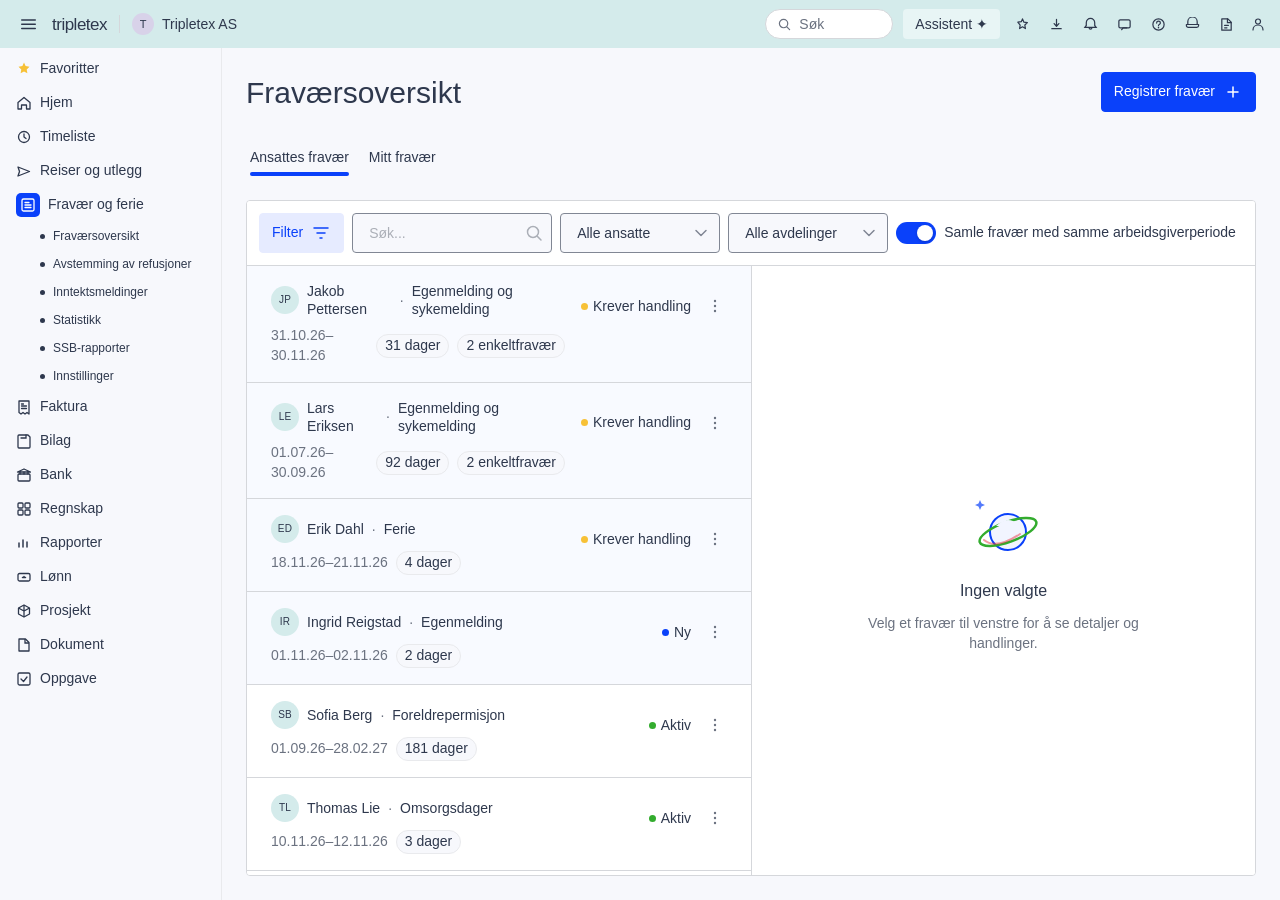
<file: prototyper/absence-v1/fravaersoversikt.html>
<!DOCTYPE html>
<html lang="no">
<head>
  <meta charset="UTF-8">
  <meta name="viewport" content="width=device-width, initial-scale=1.0">
  <title>Fraværsoversikt – Tripletex</title>
  <link rel="stylesheet" href="https://cdn.tripletex.no/google-fonts/rubik-400-500-800.css">
  <link rel="stylesheet" href="../../_system/tokens.css">
  <link rel="stylesheet" href="../../_system/components.css">
  <link rel="stylesheet" href="../../_system/layout.css">
  <style>

    /* Tabs */
    .tx-tabs {
      display: flex;
      gap: var(--space-12);
      align-items: flex-end;
    }
    .tx-tab {
      padding: var(--space-4) var(--space-4) 0;
      font: 14px/1.4 "Rubik", sans-serif;
      color: var(--text-primary);
      cursor: pointer;
      border: none;
      background: none;
      display: flex;
      flex-direction: column;
      gap: var(--space-4);
      align-items: center;
      height: 40px;
      justify-content: flex-end;
    }
    .tx-tab--active { font-weight: 500; }
    .tx-tab-underline {
      height: 4px;
      width: 100%;
      border-radius: 2px;
      background: transparent;
    }
    .tx-tab--active .tx-tab-underline {
      background: var(--action-primary-rest);
    }

    /* Make page fill viewport height with scrollable split columns */
    .main-content { overflow: hidden; }
    .page { flex: 1; overflow: hidden; }

    /* Content card wrapper */
    .content-card {
      flex: 1;
      min-height: 0;
      border: 1px solid var(--border-muted);
      border-radius: var(--radius-default);
      overflow: hidden;
      background: var(--surface-default);
      display: flex;
      flex-direction: column;
    }

    /* Split view */
    .split-body {
      display: flex;
      flex: 1;
      min-height: 0;
    }
    .split-left {
      width: 50%;
      flex-shrink: 0;
      overflow-y: auto;
      min-width: 220px;
    }
    .split-divider {
      width: 1px;
      flex-shrink: 0;
      cursor: col-resize;
      background: var(--border-muted);
      position: relative;
      transition: background 0.15s;
    }
    .split-divider::before {
      content: '';
      position: absolute;
      top: 0;
      bottom: 0;
      left: -5px;
      right: -5px;
    }
    .split-divider:hover,
    .split-divider--dragging {
      background: var(--action-primary-rest);
    }
    .split-right {
      flex: 1;
      overflow-y: auto;
      background: var(--surface-default);
      min-width: 300px;
    }

    /* Absence list items */
    .absence-item {
      display: flex;
      align-items: flex-start;
      justify-content: space-between;
      padding: var(--space-16) var(--space-16) var(--space-16) var(--space-24);
      border-bottom: 1px solid var(--border-muted);
      cursor: pointer;
      position: relative;
      background: var(--surface-default);
      transition: background 0.1s;
    }
    .absence-item:hover { background: var(--action-neutral-hover); }
    /* Kort som krever oppmerksomhet (Krever handling / Ny) */
    .absence-item--priority { background: color-mix(in srgb, var(--surface-info-rest) 50%, transparent); }
    .absence-item--priority:hover { background: var(--action-neutral-hover); }
    .absence-item--selected { background: var(--surface-info-rest); }

    /* Ny-kort: hvit bakgrunn + Aktiv-status ETTER det er åpnet og lukket */
    .absence-item--new:not(.absence-item--seen) .absence-status-active { display: none; }
    .absence-item--new.absence-item--seen:not(.absence-item--selected) { background: var(--surface-default); }
    .absence-item--new.absence-item--seen .absence-status-default { display: none; }
    .absence-item--new.absence-item--seen .absence-status-active { display: inline-flex; }
    .absence-item--selected::before {
      content: '';
      position: absolute;
      left: 0; top: 0; bottom: 0;
      width: 3px;
      background: var(--action-primary-rest);
    }
    .absence-item-content {
      display: flex;
      flex-direction: column;
      gap: var(--space-8);
      flex: 1;
      min-width: 0;
    }
    .absence-meta {
      display: flex;
      align-items: center;
      gap: var(--space-8);
    }
    .absence-avatar {
      width: 28px;
      height: 28px;
      border-radius: var(--radius-full);
      background: var(--surface-nav); /* #d4ebeb – turquoise-20 */
      flex-shrink: 0;
      display: flex;
      align-items: center;
      justify-content: center;
      font: 500 10px/1 "Rubik", sans-serif;
      color: var(--text-primary);
      letter-spacing: 0.02em;
      user-select: none;
    }
    .absence-name {
      font: 500 14px/1.3 "Rubik", sans-serif;
      color: var(--text-primary);
    }
    .absence-name--light { font-weight: 400; }
    .absence-sep { color: var(--text-muted); font-size: 14px; }
    .absence-type {
      font: 500 14px/1.3 "Rubik", sans-serif;
      color: var(--text-primary);
    }
    .absence-type--light { font-weight: 400; }
    .absence-dates-row {
      display: flex;
      align-items: center;
      gap: var(--space-8);
    }
    .absence-dates {
      font: 14px/1.4 "Rubik", sans-serif;
      color: var(--text-muted);
      font-feature-settings: 'lnum' 1, 'tnum' 1;
    }
    .absence-item-right {
      display: flex;
      align-items: center;
      gap: var(--space-4);
      flex-shrink: 0;
      margin-left: var(--space-16);
      padding-top: var(--space-4);
    }
    .absence-kebab {
      width: var(--size-large);
      height: var(--size-large);
      display: inline-flex;
      align-items: center;
      justify-content: center;
      border-radius: var(--radius-default);
      border: none;
      background: transparent;
      color: var(--text-muted);
      cursor: pointer;
      flex-shrink: 0;
    }
    .absence-kebab:hover { background: var(--action-neutral-hover); }
    .absence-kebab svg { width: 20px; height: 20px; }

    /* Strikethrough row */
    .absence-item--strikethrough .absence-name,
    .absence-item--strikethrough .absence-sep,
    .absence-item--strikethrough .absence-type {
      text-decoration: line-through;
      color: var(--text-muted);
      font-weight: 400;
    }
    .absence-item--strikethrough .absence-dates { color: var(--text-muted); }
    .absence-item--strikethrough .chip { color: var(--text-muted); }

    /* Empty state */
    .empty-state {
      display: flex;
      flex-direction: column;
      align-items: center;
      justify-content: center;
      gap: var(--space-12);
      padding: var(--space-48);
      min-height: 400px;
      height: 100%;
      text-align: center;
    }
    .empty-state-title {
      font: 500 16px/1.4 "Rubik", sans-serif;
      color: var(--text-primary);
    }
    .empty-state-text {
      font: 14px/1.4 "Rubik", sans-serif;
      color: var(--text-muted);
      max-width: 280px;
    }

    /* Detail panel */
    .detail-header {
      display: flex;
      align-items: center;
      gap: var(--space-8);
      padding: var(--space-16) var(--space-24) var(--space-4);
    }
    .detail-header-meta {
      display: flex;
      align-items: center;
      gap: var(--space-8);
      flex: 1;
      font: 14px/1.4 "Rubik", sans-serif;
      color: var(--text-muted);
      flex-wrap: wrap;
      font-feature-settings: 'lnum' 1, 'tnum' 1;
    }
    .detail-header-sep { color: var(--border-muted); }
    .detail-sync {
      display: flex;
      align-items: center;
      gap: var(--space-4);
    }
    .detail-sync svg { width: 14px; height: 14px; }
    .detail-close {
      width: var(--size-large);
      height: var(--size-large);
      display: inline-flex;
      align-items: center;
      justify-content: center;
      border-radius: var(--radius-default);
      border: none;
      background: transparent;
      color: var(--text-primary);
      cursor: pointer;
      flex-shrink: 0;
    }
    .detail-close:hover { background: var(--action-neutral-hover); }
    .detail-close svg { width: 16px; height: 16px; }

    .detail-title-row {
      display: flex;
      align-items: center;
      gap: var(--space-12);
      padding: var(--space-4) var(--space-24) var(--space-12);
    }
    .detail-avatar {
      width: 32px;
      height: 32px;
      border-radius: var(--radius-full);
      background: var(--surface-nav); /* #d4ebeb */
      display: flex;
      align-items: center;
      justify-content: center;
      flex-shrink: 0;
      font: 500 11px/1 "Rubik", sans-serif;
      color: var(--text-primary);
      user-select: none;
    }
    .detail-title-text {
      font: 500 20px/1.3 "Rubik", sans-serif;
      color: var(--text-primary);
    }
    .detail-title-name-group {
      display: flex;
      align-items: center;
      gap: var(--space-12);
      flex: 1;
    }
    .detail-alert {
      border: 1px solid var(--border-warning);
      border-radius: var(--radius-default);
      padding: var(--space-12) var(--space-16);
      display: flex;
      gap: var(--space-12);
      align-items: flex-start;
      font: 14px/1.4 "Rubik", sans-serif;
      background: var(--surface-warning-rest);
    }
    .detail-alert svg { flex-shrink: 0; margin-top: 2px; }
    .detail-alert-close {
      margin-left: auto;
      flex-shrink: 0;
      align-self: flex-start;
      width: var(--size-medium);
      height: var(--size-medium);
      display: inline-flex;
      align-items: center;
      justify-content: center;
      border-radius: var(--radius-default);
      border: none;
      background: transparent;
      color: var(--text-primary);
      cursor: pointer;
    }
    .detail-alert-close:hover { background: rgba(0,0,0,0.06); }
    .detail-alert-close svg { margin-top: 0; }
    .detail-kebab {
      width: var(--size-large);
      height: var(--size-large);
      display: inline-flex;
      align-items: center;
      justify-content: center;
      border-radius: var(--radius-default);
      border: none;
      background: transparent;
      color: var(--text-muted);
      cursor: pointer;
      flex-shrink: 0;
    }
    .detail-kebab:hover { background: var(--action-neutral-hover); }
    .detail-kebab svg { width: 20px; height: 20px; }

    .detail-content {
      padding: var(--space-20) var(--space-24);
      display: flex;
      flex-direction: column;
      gap: var(--space-16);
    }

    /* Detail section card */
    .detail-section {
      border: 1px solid var(--border-muted);
      border-radius: var(--radius-default);
      overflow: hidden;
    }
    .detail-section-header {
      display: flex;
      align-items: flex-start;
      justify-content: space-between;
      padding: var(--space-20) var(--space-20) var(--space-8);
    }
    .detail-section-title {
      font: 500 16px/1.3 "Rubik", sans-serif;
      color: var(--text-primary);
      display: flex;
      align-items: center;
      gap: var(--space-8);
    }
    .detail-section-icon {
      width: 28px;
      height: auto;
      padding: 0 var(--space-4);
      display: inline-flex;
      align-items: center;
      justify-content: center;
      border-radius: var(--radius-default);
      border: none;
      background: transparent;
      color: var(--text-muted);
      cursor: pointer;
      flex-shrink: 0;
    }
    .detail-section-icon:hover { background: var(--action-neutral-hover); }
    .detail-section-icon svg { width: 16px; height: 16px; }
    .detail-section-body { padding: var(--space-8) var(--space-20) var(--space-24); }

    /* Detaljer grid */
    .detail-grid {
      display: grid;
      grid-template-columns: repeat(3, 1fr);
      gap: var(--space-16);
    }
    .detail-grid-item {
      display: flex;
      flex-direction: column;
      gap: var(--space-4);
    }
    .detail-grid-label {
      font: 500 13px/1.4 "Rubik", sans-serif;
      color: var(--text-primary);
    }
    .detail-grid-value {
      font: 14px/1.4 "Rubik", sans-serif;
      color: var(--text-primary);
    }

    /* Handling box */
    .handling-box {
      border: 1px solid var(--border-info);
      border-radius: var(--radius-default);
      background: var(--surface-info-rest);
      padding: var(--space-12);
      display: flex;
      flex-direction: column;
      gap: var(--space-2);
    }
    .handling-box--warning {
      border-color: var(--border-warning);
      background: var(--surface-warning-rest);
      flex-direction: row;
      align-items: flex-start;
      gap: var(--space-8);
    }
    .handling-box--warning svg { flex-shrink: 0; margin-top: 2px; }
    .detail-grid-item--wide { grid-column: span 2; }
    .detail-grid-label--with-icon { display: flex; align-items: center; gap: var(--space-4); }
    .detail-grid-label--with-icon svg { color: var(--text-muted); flex-shrink: 0; }

    .tooltip-wrap {
      position: relative;
      display: inline-flex;
      align-items: center;
    }
    .tooltip-wrap .tooltip {
      position: absolute;
      bottom: calc(100% + 8px);
      left: 50%;
      transform: translateX(-50%);
      background: var(--surface-tooltip, #2e384d);
      color: #fff;
      font: 14px/1.4 "Rubik", sans-serif;
      padding: var(--space-8);
      border-radius: var(--radius-default);
      white-space: nowrap;
      pointer-events: none;
      opacity: 0;
      transition: opacity 0.15s;
      z-index: 20;
    }
    .tooltip-wrap .tooltip::after {
      content: '';
      position: absolute;
      top: 100%;
      left: 50%;
      transform: translateX(-50%);
      border: 6px solid transparent;
      border-top-color: var(--surface-tooltip, #2e384d);
    }
    .tooltip-wrap:hover .tooltip { opacity: 1; }
    .handling-box-title {
      font: 500 14px/1.4 "Rubik", sans-serif;
      color: var(--text-primary);
    }
    .handling-box-text {
      font: 14px/1.4 "Rubik", sans-serif;
      color: var(--text-primary);
    }

    /* Forløp timeline */
    .forloep-list { display: flex; flex-direction: column; }
    .forloep-item { display: flex; gap: var(--space-12); }
    .forloep-icon-col {
      display: flex;
      flex-direction: column;
      align-items: center;
      flex-shrink: 0;
    }
    .forloep-icon {
      width: 28px;
      height: 28px;
      border-radius: var(--radius-full);
      display: flex;
      align-items: center;
      justify-content: center;
      font: 500 12px/1 "Rubik", sans-serif;
      flex-shrink: 0;
    }
    .forloep-icon--filled {
      background: var(--action-primary-rest);
      color: var(--text-on-action);
    }
    .forloep-icon--outline {
      background: transparent;
      border: 1.5px solid var(--border-muted);
      color: var(--text-muted);
    }
    .forloep-icon--blue-outline {
      background: transparent;
      border: 1.5px solid var(--action-primary-rest);
      color: var(--action-primary-rest);
    }
    .forloep-line {
      width: 2px;
      flex: 1;
      min-height: 12px;
      background: var(--border-muted);
      margin: 0;
    }
    .forloep-item-body {
      padding-bottom: var(--space-16);
      padding-top: var(--space-2);
      flex: 1;
    }
    .forloep-item:last-child .forloep-item-body { padding-bottom: 0; }
    .forloep-step-name {
      font: 500 14px/1.4 "Rubik", sans-serif;
      color: var(--text-primary);
    }
    .forloep-step-name--blue { color: var(--text-action); cursor: pointer; }
    .forloep-step-name--regular { font-weight: 400; }
    .forloep-step-info {
      font: 14px/1.4 "Rubik", sans-serif;
      color: var(--text-muted);
    }

    /* Fravær i denne perioden */
    .detail-section-header-group {
      display: flex;
      flex-direction: column;
      gap: var(--space-4);
    }
    .periode-subtitle {
      font: 14px/1.5 "Rubik", sans-serif;
      color: var(--text-muted);
    }
    .periode-table {
      border-radius: var(--radius-default);
      background: var(--surface-background);
      overflow: hidden;
      margin-bottom: var(--space-12);
      padding: var(--space-8) 0;
    }
    .periode-row {
      display: flex;
      align-items: center;
      gap: var(--space-8);
      padding: var(--space-8) var(--space-12);
    }
    .periode-table > .periode-row:nth-last-child(2) {
      padding-bottom: var(--space-12);
      position: relative;
    }
    .periode-table > .periode-row:nth-last-child(2)::after {
      content: '';
      position: absolute;
      bottom: 0;
      left: var(--space-12);
      right: var(--space-12);
      height: 1px;
      background: var(--border-faint);
    }
    .periode-name {
      font: 500 14px/1.4 "Rubik", sans-serif;
      color: var(--text-action);
    }
    .periode-date {
      font: 14px/1.4 "Rubik", sans-serif;
      color: var(--text-muted);
      font-feature-settings: 'lnum' 1, 'tnum' 1;
    }
    .periode-row .chip,
    .periode-sum .chip {
      margin-left: auto;
    }
    .periode-sum {
      display: flex;
      align-items: center;
      gap: var(--space-16);
      padding: var(--space-12) var(--space-12) var(--space-8);
      font: 14px/1.4 "Rubik", sans-serif;
      font-feature-settings: 'lnum' 1, 'tnum' 1;
    }
    .periode-sum-label { font-weight: 500; color: var(--text-primary); }
    .periode-sum-dates { color: var(--text-muted); }

    /* Toggle switch */
    .toggle-wrap {
      display: flex;
      align-items: center;
      gap: var(--space-8);
      flex-shrink: 0;
    }
    .toggle {
      position: relative;
      display: inline-block;
      width: 40px;
      height: 22px;
      flex-shrink: 0;
    }
    .toggle input { opacity: 0; width: 0; height: 0; position: absolute; }
    .toggle-slider {
      position: absolute;
      inset: 0;
      background: var(--border-muted);
      border-radius: 11px;
      cursor: pointer;
      transition: background 0.2s;
    }
    .toggle-slider::after {
      content: '';
      position: absolute;
      left: 3px; top: 3px;
      width: 16px; height: 16px;
      border-radius: 50%;
      background: white;
      box-shadow: 0 1px 3px rgba(0,0,0,0.2);
      transition: transform 0.2s;
    }
    .toggle input:checked + .toggle-slider { background: var(--action-primary-rest); }
    .toggle input:checked + .toggle-slider::after { transform: translateX(18px); }
    .toggle-label {
      font: 14px/1.4 "Rubik", sans-serif;
      color: var(--text-primary);
      white-space: nowrap;
    }

    /* Page title (30px per Figma) */
    .page-title { font: 400 30px/1.3 "Rubik", sans-serif; }

    /* Filter dropdown */
    .filter-btn-wrap {
      position: relative;
      flex-shrink: 0;
    }

    .filter-dropdown {
      position: absolute;
      top: calc(100% + var(--space-4));
      left: 0;
      width: 375px;
      background: var(--surface-default);
      border: 1px solid var(--border-muted);
      border-radius: var(--radius-default);
      box-shadow: 0 4px 16px rgba(0,0,0,0.10);
      z-index: 100;
      overflow: hidden;
    }

    .filter-section {
      display: flex;
      flex-direction: column;
      gap: var(--space-8);
      padding: var(--space-12);
    }

    .filter-section + .filter-section {
      border-top: 1px solid var(--border-muted);
    }

    .filter-section-header {
      display: flex;
      align-items: center;
      min-height: 32px;
    }

    .filter-section-title {
      flex: 1;
      font: 500 14px/1.4 "Rubik", sans-serif;
      color: var(--text-primary);
    }

    .filter-section-toggle-btn {
      width: 32px;
      height: 32px;
      display: flex;
      align-items: center;
      justify-content: center;
      background: none;
      border: none;
      border-radius: var(--radius-default);
      cursor: pointer;
      color: var(--text-muted);
      flex-shrink: 0;
    }

    .filter-section-toggle-btn:hover {
      background: var(--action-tertiary-hover);
    }

    .filter-saved-list {
      display: flex;
      flex-wrap: wrap;
      gap: var(--space-8);
    }

    .filter-preset-btn {
      display: flex;
      align-items: center;
      gap: var(--space-8);
      min-width: 150px;
      padding: var(--space-12) var(--space-32) var(--space-12) var(--space-8);
      background: var(--surface-background);
      border: 1px solid var(--border-muted);
      border-radius: var(--radius-default);
      font: 14px/1.4 "Rubik", sans-serif;
      color: var(--text-primary);
      cursor: pointer;
      position: relative;
      text-align: left;
    }

    .filter-preset-btn:hover {
      border-color: var(--border-primary);
    }

    .filter-preset-delete {
      position: absolute;
      right: 4px;
      top: 50%;
      transform: translateY(-50%);
      width: 32px;
      height: 32px;
      display: flex;
      align-items: center;
      justify-content: center;
      background: none;
      border: none;
      border-radius: var(--radius-default);
      cursor: pointer;
      color: var(--text-muted);
    }

    .filter-preset-delete:hover {
      background: var(--action-tertiary-hover);
      color: var(--text-primary);
    }

    .filter-actions-row {
      display: flex;
      justify-content: space-between;
      font: 14px/1.4 "Rubik", sans-serif;
    }

    .filter-actions-row a {
      color: var(--text-action);
      text-decoration: none;
    }

    .filter-actions-row a:hover {
      text-decoration: underline;
    }

    .filter-period-input {
      display: flex;
      align-items: center;
      height: var(--size-large);
      border: 1px solid var(--border-primary);
      border-radius: var(--radius-default);
      background: var(--surface-background);
      padding-left: var(--space-16);
      padding-right: var(--space-4);
      gap: var(--space-4);
      width: 100%;
    }

    .filter-period-input span {
      flex: 1;
      font: 14px/1.4 "Rubik", sans-serif;
      color: var(--text-placeholder);
    }

    .filter-period-btn {
      width: 32px;
      height: 32px;
      display: flex;
      align-items: center;
      justify-content: center;
      background: none;
      border: none;
      border-radius: var(--radius-default);
      cursor: pointer;
      color: var(--text-muted);
    }

    .filter-period-btn:hover {
      background: var(--action-tertiary-hover);
      color: var(--text-primary);
    }

    /* Modal */
    .modal-overlay {
      position: fixed;
      inset: 0;
      background: rgba(0, 0, 0, 0.4);
      z-index: 200;
      display: flex;
      align-items: center;
      justify-content: center;
    }
    .modal {
      background: var(--surface-default);
      border-radius: var(--radius-default);
      box-shadow: 0 8px 32px rgba(0, 0, 0, 0.18);
      width: 660px;
      max-width: calc(100vw - var(--space-48));
      max-height: calc(100vh - var(--space-48));
      overflow-y: auto;
      display: flex;
      flex-direction: column;
    }
    .modal-header {
      display: flex;
      align-items: center;
      justify-content: space-between;
      padding: var(--space-24) var(--space-24) var(--space-20);
    }
    .modal-title {
      font: 500 20px/1.3 "Rubik", sans-serif;
      color: var(--text-primary);
    }
    .modal-close {
      width: var(--size-large);
      height: var(--size-large);
      display: inline-flex;
      align-items: center;
      justify-content: center;
      border-radius: var(--radius-default);
      border: none;
      background: transparent;
      color: var(--text-muted);
      cursor: pointer;
      flex-shrink: 0;
    }
    .modal-close:hover { background: var(--action-neutral-hover); }
    .modal-close svg { width: 16px; height: 16px; }
    .modal-body {
      padding: var(--space-4) var(--space-24) var(--space-24);
      display: flex;
      flex-direction: column;
      gap: var(--space-20);
    }
    .modal-footer {
      display: flex;
      gap: var(--space-8);
      padding: var(--space-20) var(--space-24) var(--space-24);
      border-top: 1px solid var(--border-muted);
    }
    .modal-date-row {
      display: flex;
      gap: var(--space-16);
    }
    .modal-date-row .form-group { flex: 1; margin: 0; }
    .input-date-wrap { position: relative; }
    .input-date-wrap .input { padding-right: var(--space-40); }
    .input-date-icon {
      position: absolute;
      right: var(--space-12);
      top: 50%;
      transform: translateY(-50%);
      color: var(--text-muted);
      pointer-events: none;
      display: flex;
      align-items: center;
    }

    /* Mitt fravær — kvotekort */
    .mitt-stats {
      display: flex;
      gap: var(--space-16);
      flex-shrink: 0;
    }
    .stat-card {
      flex: 1;
      border: 1px solid var(--border-muted);
      border-radius: var(--radius-default);
      background: var(--surface-default);
      padding: var(--space-16) var(--space-20);
      display: flex;
      flex-direction: column;
      gap: var(--space-8);
    }
    .stat-card-label {
      font: 14px/1.4 "Rubik", sans-serif;
      color: var(--text-muted);
    }
    .stat-card-value {
      font: 500 28px/1.2 "Rubik", sans-serif;
      color: var(--text-primary);
      font-feature-settings: 'lnum' 1, 'tnum' 1;
    }
    .stat-card-multi {
      display: flex;
      gap: var(--space-32);
    }
    .stat-card-sub {
      display: block;
      font: 14px/1.4 "Rubik", sans-serif;
      color: var(--text-muted);
    }

  </style>
</head>
<body>

<div class="app-shell">

  <!-- TOPBAR -->
  <header class="app-topbar">
    <div class="topbar-left">
      <button class="topbar-icon-btn" title="Meny">
        <svg viewBox="0 0 16 16" fill="none"><rect y="2.5" width="16" height="1.5" rx="0.75" fill="currentColor"/><rect y="7" width="16" height="1.5" rx="0.75" fill="currentColor"/><rect y="11.5" width="16" height="1.5" rx="0.75" fill="currentColor"/></svg>
      </button>
      <span class="topbar-logo">tripletex</span>
      <span class="topbar-sep"></span>
      <div class="topbar-company">
        <span class="topbar-company-badge">T</span>
        <span class="topbar-company-name">Tripletex AS</span>
      </div>
    </div>
    <div class="topbar-right">
      <div class="topbar-search">
        <svg viewBox="0 0 14 14" fill="none"><circle cx="6" cy="6" r="4.5" stroke="currentColor" stroke-width="1.3"/><path d="M9.5 9.5L12.5 12.5" stroke="currentColor" stroke-width="1.3" stroke-linecap="round"/></svg>
        Søk
      </div>
      <button class="topbar-assistant">Assistent ✦</button>
      <button class="topbar-icon-btn" title="Favoritter"><svg viewBox="0 0 16 16" fill="none"><path d="M8 2l1.5 3.5 3.7.5-2.7 2.6.6 3.7L8 10.5l-3.1 1.8.6-3.7L3 5.5l3.7-.5L8 2z" stroke="currentColor" stroke-width="1.3" stroke-linejoin="round"/></svg></button>
      <button class="topbar-icon-btn" title="Last ned"><svg viewBox="0 0 16 16" fill="none"><path d="M8 2.5v7M5.5 7l2.5 3 2.5-3" stroke="currentColor" stroke-width="1.3" stroke-linecap="round" stroke-linejoin="round"/><path d="M3 12.5h10" stroke="currentColor" stroke-width="1.3" stroke-linecap="round"/></svg></button>
      <button class="topbar-icon-btn" title="Varsler"><svg viewBox="0 0 16 16" fill="none"><path d="M8 1.5A4.5 4.5 0 003.5 6v3L2 11h12l-1.5-2V6A4.5 4.5 0 008 1.5z" stroke="currentColor" stroke-width="1.3"/><path d="M6.5 11.5a1.5 1.5 0 003 0" stroke="currentColor" stroke-width="1.3"/></svg></button>
      <button class="topbar-icon-btn" title="Meldinger"><svg viewBox="0 0 16 16" fill="none"><rect x="2" y="3" width="12" height="8.5" rx="1.5" stroke="currentColor" stroke-width="1.3"/><path d="M5 13.5l1.5-2h4" stroke="currentColor" stroke-width="1.3" stroke-linecap="round" stroke-linejoin="round"/></svg></button>
      <button class="topbar-icon-btn" title="Hjelp"><svg viewBox="0 0 16 16" fill="none"><circle cx="8" cy="8" r="6" stroke="currentColor" stroke-width="1.3"/><path d="M8 11v.5" stroke="currentColor" stroke-width="1.5" stroke-linecap="round"/><path d="M6 6.5a2 2 0 114 0c0 1.5-2 1.5-2 2.5" stroke="currentColor" stroke-width="1.3" stroke-linecap="round"/></svg></button>
      <button class="topbar-icon-btn" title="Kunngjøringer"><svg viewBox="0 0 16 16" fill="none"><path d="M3 8V5a5 5 0 0110 0v3" stroke="currentColor" stroke-width="1.3"/><path d="M1.5 8h13v1a2 2 0 01-2 2h-9a2 2 0 01-2-2V8z" stroke="currentColor" stroke-width="1.3" stroke-linejoin="round"/></svg></button>
      <button class="topbar-icon-btn" title="Rapporter"><svg viewBox="0 0 16 16" fill="none"><path d="M4 2h5.5L13 5.5V14H3V2z" stroke="currentColor" stroke-width="1.3" stroke-linejoin="round"/><path d="M9 2v4h4M6 9h4M6 11.5h2.5" stroke="currentColor" stroke-width="1.3" stroke-linecap="round"/></svg></button>
      <button class="topbar-user-btn" title="Bruker"><svg viewBox="0 0 14 14" fill="none"><circle cx="7" cy="4.5" r="2.5" stroke="currentColor" stroke-width="1.2"/><path d="M2 13c0-2.8 2.2-5 5-5s5 2.2 5 5" stroke="currentColor" stroke-width="1.2" stroke-linecap="round"/></svg></button>
    </div>
  </header>

  <div class="app-body">

    <!-- SIDEBAR -->
    <nav class="sidebar">
      <a class="nav-item" href="#"><span class="nav-icon" style="color:var(--surface-warning-active);"><svg viewBox="0 0 16 16" fill="currentColor"><path d="M8 1.5l1.6 3.6 3.9.6-2.8 2.7.7 3.9L8 10.5l-3.4 1.8.7-3.9L2.5 5.7l3.9-.6L8 1.5z"/></svg></span>Favoritter</a>
      <a class="nav-item" href="#"><span class="nav-icon"><svg viewBox="0 0 16 16" fill="none"><path d="M2 7.5l6-5 6 5V14H10.5v-4h-5v4H2V7.5z" stroke="currentColor" stroke-width="1.3" stroke-linejoin="round"/></svg></span>Hjem</a>
      <a class="nav-item" href="#"><span class="nav-icon"><svg viewBox="0 0 16 16" fill="none"><circle cx="8" cy="8" r="5.5" stroke="currentColor" stroke-width="1.3"/><path d="M8 5v3l2 1.5" stroke="currentColor" stroke-width="1.3" stroke-linecap="round" stroke-linejoin="round"/></svg></span>Timeliste</a>
      <a class="nav-item" href="#"><span class="nav-icon"><svg viewBox="0 0 16 16" fill="none"><path d="M13.5 8.5L2 13l1.5-4.5L2 4l11.5 4.5z" stroke="currentColor" stroke-width="1.3" stroke-linejoin="round"/></svg></span>Reiser og utlegg</a>
      <div class="nav-item nav-item--active"><span class="nav-icon"><svg viewBox="0 0 16 16" fill="none"><rect x="2" y="2" width="12" height="12" rx="1.5" stroke="currentColor" stroke-width="1.3"/><path d="M5 8h6M5 5.5h4M5 10.5h6" stroke="currentColor" stroke-width="1.3" stroke-linecap="round"/></svg></span>Fravær og ferie</div>
      <a class="nav-sub nav-sub--active" href="inntektsmeldinger.html"><span class="nav-bullet"></span>Fraværsoversikt</a>
      <a class="nav-sub" href="avstemming-refusjoner.html"><span class="nav-bullet"></span>Avstemming av refusjoner</a>
      <a class="nav-sub" href="inntektsmeldinger.html"><span class="nav-bullet"></span>Inntektsmeldinger</a>
      <a class="nav-sub" href="statistikk.html"><span class="nav-bullet"></span>Statistikk</a>
      <a class="nav-sub" href="ssb-rapporter.html"><span class="nav-bullet"></span>SSB-rapporter</a>
      <a class="nav-sub" href="innstillinger.html"><span class="nav-bullet"></span>Innstillinger</a>
      <a class="nav-item" href="#"><span class="nav-icon"><svg viewBox="0 0 16 16" fill="none"><path d="M3 2h10v13l-2-1.5-2 1.5-2-1.5-2 1.5-2-1.5V2z" stroke="currentColor" stroke-width="1.3" stroke-linejoin="round"/><path d="M5.5 7h5M5.5 9.5h5M5.5 5h2" stroke="currentColor" stroke-width="1.3" stroke-linecap="round"/></svg></span>Faktura</a>
      <a class="nav-item" href="#"><span class="nav-icon"><svg viewBox="0 0 16 16" fill="none"><path d="M4 2h8l2 2v10a1 1 0 01-1 1H3a1 1 0 01-1-1V3a1 1 0 011-1z" stroke="currentColor" stroke-width="1.3" stroke-linejoin="round"/><path d="M10 2v3H5" stroke="currentColor" stroke-width="1.3" stroke-linecap="round"/></svg></span>Bilag</a>
      <a class="nav-item" href="#"><span class="nav-icon"><svg viewBox="0 0 16 16" fill="none"><rect x="2" y="7" width="12" height="7" rx="1" stroke="currentColor" stroke-width="1.3"/><path d="M4 7V5M8 7V5M12 7V5" stroke="currentColor" stroke-width="1.3" stroke-linecap="round"/><path d="M1.5 5h13l-6.5-3L1.5 5z" stroke="currentColor" stroke-width="1.3" stroke-linejoin="round"/></svg></span>Bank</a>
      <a class="nav-item" href="#"><span class="nav-icon"><svg viewBox="0 0 16 16" fill="none"><rect x="2" y="2" width="5" height="5" rx="1" stroke="currentColor" stroke-width="1.3"/><rect x="9" y="2" width="5" height="5" rx="1" stroke="currentColor" stroke-width="1.3"/><rect x="2" y="9" width="5" height="5" rx="1" stroke="currentColor" stroke-width="1.3"/><rect x="9" y="9" width="5" height="5" rx="1" stroke="currentColor" stroke-width="1.3"/></svg></span>Regnskap</a>
      <a class="nav-item" href="#"><span class="nav-icon"><svg viewBox="0 0 16 16" fill="none"><path d="M3 12V8M7 12V5M11 12V7" stroke="currentColor" stroke-width="1.5" stroke-linecap="round"/></svg></span>Rapporter</a>
      <a class="nav-item" href="#"><span class="nav-icon"><svg viewBox="0 0 16 16" fill="none"><rect x="2" y="4.5" width="12" height="7.5" rx="1.5" stroke="currentColor" stroke-width="1.3"/><path d="M8 7.5v1M6.5 8.5h3" stroke="currentColor" stroke-width="1.5" stroke-linecap="round"/></svg></span>Lønn</a>
      <a class="nav-item" href="#"><span class="nav-icon"><svg viewBox="0 0 16 16" fill="none"><path d="M8 2L2.5 5v6L8 14l5.5-3V5L8 2z" stroke="currentColor" stroke-width="1.3" stroke-linejoin="round"/><path d="M8 2v12M2.5 5L8 8l5.5-3" stroke="currentColor" stroke-width="1.3"/></svg></span>Prosjekt</a>
      <a class="nav-item" href="#"><span class="nav-icon"><svg viewBox="0 0 16 16" fill="none"><path d="M4 2h5.5L13 5.5V14H3V2z" stroke="currentColor" stroke-width="1.3" stroke-linejoin="round"/><path d="M9 2v4h4" stroke="currentColor" stroke-width="1.3"/></svg></span>Dokument</a>
      <a class="nav-item" href="#"><span class="nav-icon"><svg viewBox="0 0 16 16" fill="none"><rect x="2" y="2" width="12" height="12" rx="1.5" stroke="currentColor" stroke-width="1.3"/><path d="M5 8l2.5 2.5L11 6" stroke="currentColor" stroke-width="1.3" stroke-linecap="round" stroke-linejoin="round"/></svg></span>Oppgave</a>
    </nav>

    <!-- MAIN CONTENT -->
    <main class="main-content">
      <div class="page">

        <!-- SIDEHODE -->
        <div class="page-header">
          <h1 class="page-title">Fraværsoversikt</h1>
          <div class="page-actions">
            <button class="btn btn-primary" onclick="openNyttFravaer()">
              Registrer fravær
              <svg width="16" height="16" viewBox="0 0 20 20" fill="none"><path d="M5 10h10M10 5v10" stroke="currentColor" stroke-width="1.5" stroke-linecap="round"/></svg>
            </button>
          </div>
        </div>

        <!-- TABS -->
        <div class="tx-tabs">
          <button class="tx-tab tx-tab--active" id="tab-btn-ansatte" onclick="switchTab('ansatte')">
            Ansattes fravær
            <span class="tx-tab-underline"></span>
          </button>
          <button class="tx-tab" id="tab-btn-mitt" onclick="switchTab('mitt')">
            Mitt fravær
            <span class="tx-tab-underline"></span>
          </button>
        </div>

        <div id="tab-ansatte" style="display:contents;">
        <!-- INNHOLDSKORT med split view -->
        <div class="content-card">

          <!-- FILTERLINJE -->
          <div class="table-toolbar">
            <div class="table-toolbar-filters">

              <div class="filter-btn-wrap">
                <button class="btn btn-secondary" id="filter-toggle-btn" onclick="toggleFilterDropdown()">
                  Filter
                  <svg width="16" height="16" viewBox="0 0 20 20" fill="none"><path d="M3 5h14M6 10h8M9 15h2" stroke="currentColor" stroke-width="1.5" stroke-linecap="round"/></svg>
                </button>

                <div class="filter-dropdown" id="filter-dropdown" style="display:none;">

                  <!-- Lagrede filtre -->
                  <div class="filter-section">
                    <div class="filter-section-header">
                      <span class="filter-section-title">Lagrede filtre</span>
                      <button class="filter-section-toggle-btn" title="Skjul">
                        <svg width="16" height="16" viewBox="0 0 20 20" fill="none"><path d="M5 13l5-5 5 5" stroke="currentColor" stroke-width="1.5" stroke-linecap="round" stroke-linejoin="round"/></svg>
                      </button>
                    </div>
                    <div class="filter-saved-list">
                      <div class="filter-preset-btn">
                        <svg width="16" height="16" viewBox="0 0 20 20" fill="none"><path d="M3 5h14M6 10h8M9 15h2" stroke="currentColor" stroke-width="1.5" stroke-linecap="round"/></svg>
                        Årsrapport
                        <span class="filter-preset-delete" onclick="event.stopPropagation()" title="Slett" role="button" tabindex="0">
                          <svg width="14" height="14" viewBox="0 0 16 16" fill="none"><path d="M3 3l10 10M13 3L3 13" stroke="currentColor" stroke-width="1.4" stroke-linecap="round"/></svg>
                        </span>
                      </div>
                      <div class="filter-preset-btn">
                        <svg width="16" height="16" viewBox="0 0 20 20" fill="none"><path d="M3 5h14M6 10h8M9 15h2" stroke="currentColor" stroke-width="1.5" stroke-linecap="round"/></svg>
                        SSB-rapport
                        <span class="filter-preset-delete" onclick="event.stopPropagation()" title="Slett" role="button" tabindex="0">
                          <svg width="14" height="14" viewBox="0 0 16 16" fill="none"><path d="M3 3l10 10M13 3L3 13" stroke="currentColor" stroke-width="1.4" stroke-linecap="round"/></svg>
                        </span>
                      </div>
                    </div>
                  </div>

                  <!-- Filtervalg -->
                  <div class="filter-section">
                    <div class="filter-section-header">
                      <span class="filter-section-title">Filtervalg</span>
                    </div>
                    <div class="filter-actions-row">
                      <a href="#">Lagre filter</a>
                      <a href="#">Tilbakestill</a>
                    </div>
                    <div class="toggle-wrap" style="margin-top: var(--space-4);">
                      <label class="toggle">
                        <input type="checkbox">
                        <span class="toggle-slider"></span>
                      </label>
                      <span class="toggle-label">Skjul avsluttede fravær</span>
                    </div>
                    <div class="form-group" style="margin-top: var(--space-8);">
                      <label class="input-label">Fraværstyper <span class="required">*</span></label>
                      <select class="input">
                        <option>(Alle fraværstyper)</option>
                        <option>Egenmelding</option>
                        <option>Sykemelding</option>
                        <option>Foreldrepermisjon</option>
                        <option>Ferie</option>
                        <option>Omsorgsdager</option>
                      </select>
                    </div>
                    <div class="form-group" style="margin-top: var(--space-8);">
                      <label class="input-label">Periode <span class="required">*</span></label>
                      <div class="filter-period-input">
                        <span>Velg periode</span>
                        <button class="filter-period-btn" title="Forrige">
                          <svg width="16" height="16" viewBox="0 0 16 16" fill="none"><path d="M10 12L6 8l4-4" stroke="currentColor" stroke-width="1.4" stroke-linecap="round" stroke-linejoin="round"/></svg>
                        </button>
                        <button class="filter-period-btn" title="Neste">
                          <svg width="16" height="16" viewBox="0 0 16 16" fill="none"><path d="M6 4l4 4-4 4" stroke="currentColor" stroke-width="1.4" stroke-linecap="round" stroke-linejoin="round"/></svg>
                        </button>
                      </div>
                    </div>
                  </div>

                </div>
              </div>

              <div class="input-search-wrap">
                <input class="input" type="search" placeholder="Søk...">
                <svg class="input-search-icon" viewBox="0 0 20 20" fill="none"><circle cx="9" cy="9" r="5.5" stroke="currentColor" stroke-width="1.5"/><path d="M13.5 13.5L17 17" stroke="currentColor" stroke-width="1.5" stroke-linecap="round"/></svg>
              </div>

              <select class="input toolbar-select">
                <option>Alle ansatte</option>
                <option>Jakob Pettersen</option>
                <option>Ingrid Reigstad</option>
              </select>

              <select class="input toolbar-select">
                <option>Alle avdelinger</option>
                <option>Oslokontoret</option>
                <option>Bergenskontoret</option>
              </select>

              <div class="toggle-wrap">
                <label class="toggle">
                  <input type="checkbox" checked>
                  <span class="toggle-slider"></span>
                </label>
                <span class="toggle-label">Samle fravær med samme arbeidsgiverperiode</span>
              </div>

            </div>
          </div>

          <!-- SPLIT VIEW -->
          <div class="split-body">

            <!-- VENSTRE KOLONNE: liste over fravær -->
            <div class="split-left">

              <!-- 1. Jakob Pettersen – Egenmelding og sykemelding -->
              <div id="card-jakob" class="absence-item absence-item--priority" onclick="selectAbsence('card-jakob', true)">
                <div class="absence-item-content">
                  <div class="absence-meta">
                    <span class="absence-avatar">JP</span>
                    <span class="absence-name">Jakob Pettersen</span>
                    <span class="absence-sep">·</span>
                    <span class="absence-type">Egenmelding og sykemelding</span>
                  </div>
                  <div class="absence-dates-row">
                    <span class="absence-dates">31.10.26–30.11.26</span>
                    <span class="chip">31 dager</span>
                    <span class="chip">2 enkeltfravær</span>
                  </div>
                </div>
                <div class="absence-item-right">
                  <span class="status-dot status-dot--warning">Krever handling</span>
                  <button class="absence-kebab" onclick="event.stopPropagation()">
                    <svg viewBox="0 0 20 20" fill="none"><circle cx="10" cy="5" r="1.2" fill="currentColor"/><circle cx="10" cy="10" r="1.2" fill="currentColor"/><circle cx="10" cy="15" r="1.2" fill="currentColor"/></svg>
                  </button>
                </div>
              </div>

              <!-- 2. Lars Eriksen – Egenmelding og sykemelding (Krever handling, lenger i prosess) -->
              <div id="card-lars" class="absence-item absence-item--priority" onclick="selectAbsence('card-lars', 'lars')">
                <div class="absence-item-content">
                  <div class="absence-meta">
                    <span class="absence-avatar">LE</span>
                    <span class="absence-name">Lars Eriksen</span>
                    <span class="absence-sep">·</span>
                    <span class="absence-type">Egenmelding og sykemelding</span>
                  </div>
                  <div class="absence-dates-row">
                    <span class="absence-dates">01.07.26–30.09.26</span>
                    <span class="chip">92 dager</span>
                    <span class="chip">2 enkeltfravær</span>
                  </div>
                </div>
                <div class="absence-item-right">
                  <span class="status-dot status-dot--warning">Krever handling</span>
                  <button class="absence-kebab" onclick="event.stopPropagation()">
                    <svg viewBox="0 0 20 20" fill="none"><circle cx="10" cy="5" r="1.2" fill="currentColor"/><circle cx="10" cy="10" r="1.2" fill="currentColor"/><circle cx="10" cy="15" r="1.2" fill="currentColor"/></svg>
                  </button>
                </div>
              </div>

              <!-- 3. Erik Dahl – Ferie (Krever handling) -->
              <div id="card-erik" class="absence-item absence-item--priority" onclick="selectAbsence('card-erik', 'ferie')">
                <div class="absence-item-content">
                  <div class="absence-meta">
                    <span class="absence-avatar">ED</span>
                    <span class="absence-name">Erik Dahl</span>
                    <span class="absence-sep">·</span>
                    <span class="absence-type">Ferie</span>
                  </div>
                  <div class="absence-dates-row">
                    <span class="absence-dates">18.11.26–21.11.26</span>
                    <span class="chip">4 dager</span>
                  </div>
                </div>
                <div class="absence-item-right">
                  <span id="card-erik-status" class="status-dot status-dot--warning">Krever handling</span>
                  <button class="absence-kebab" onclick="event.stopPropagation()">
                    <svg viewBox="0 0 20 20" fill="none"><circle cx="10" cy="5" r="1.2" fill="currentColor"/><circle cx="10" cy="10" r="1.2" fill="currentColor"/><circle cx="10" cy="15" r="1.2" fill="currentColor"/></svg>
                  </button>
                </div>
              </div>

              <!-- 3. Ingrid Reigstad – Egenmelding -->
              <div id="card-ingrid" class="absence-item absence-item--priority absence-item--new" onclick="selectAbsence('card-ingrid', 'egenmelding')">
                <div class="absence-item-content">
                  <div class="absence-meta">
                    <span class="absence-avatar">IR</span>
                    <span class="absence-name">Ingrid Reigstad</span>
                    <span class="absence-sep">·</span>
                    <span class="absence-type">Egenmelding</span>
                  </div>
                  <div class="absence-dates-row">
                    <span class="absence-dates">01.11.26–02.11.26</span>
                    <span class="chip">2 dager</span>
                  </div>
                </div>
                <div class="absence-item-right">
                  <span class="status-dot status-dot--info absence-status-default">Ny</span>
                  <span class="status-dot status-dot--success absence-status-active">Aktiv</span>
                  <button class="absence-kebab" onclick="event.stopPropagation()">
                    <svg viewBox="0 0 20 20" fill="none"><circle cx="10" cy="5" r="1.2" fill="currentColor"/><circle cx="10" cy="10" r="1.2" fill="currentColor"/><circle cx="10" cy="15" r="1.2" fill="currentColor"/></svg>
                  </button>
                </div>
              </div>

              <!-- 3. Sofia Berg – Foreldrepermisjon -->
              <div id="card-sofia-fp" class="absence-item" onclick="selectAbsence('card-sofia-fp', 'foreldrepermisjon')">
                <div class="absence-item-content">
                  <div class="absence-meta">
                    <span class="absence-avatar">SB</span>
                    <span class="absence-name absence-name--light">Sofia Berg</span>
                    <span class="absence-sep">·</span>
                    <span class="absence-type absence-type--light">Foreldrepermisjon</span>
                  </div>
                  <div class="absence-dates-row">
                    <span class="absence-dates">01.09.26–28.02.27</span>
                    <span class="chip">181 dager</span>
                  </div>
                </div>
                <div class="absence-item-right">
                  <span class="status-dot status-dot--success">Aktiv</span>
                  <button class="absence-kebab" onclick="event.stopPropagation()">
                    <svg viewBox="0 0 20 20" fill="none"><circle cx="10" cy="5" r="1.2" fill="currentColor"/><circle cx="10" cy="10" r="1.2" fill="currentColor"/><circle cx="10" cy="15" r="1.2" fill="currentColor"/></svg>
                  </button>
                </div>
              </div>

              <!-- 4. Thomas Lie – Omsorgsdager -->
              <div id="card-thomas" class="absence-item" onclick="selectAbsence('card-thomas', 'omsorgsdager')">
                <div class="absence-item-content">
                  <div class="absence-meta">
                    <span class="absence-avatar">TL</span>
                    <span class="absence-name absence-name--light">Thomas Lie</span>
                    <span class="absence-sep">·</span>
                    <span class="absence-type absence-type--light">Omsorgsdager</span>
                  </div>
                  <div class="absence-dates-row">
                    <span class="absence-dates">10.11.26–12.11.26</span>
                    <span class="chip">3 dager</span>
                  </div>
                </div>
                <div class="absence-item-right">
                  <span class="status-dot status-dot--success">Aktiv</span>
                  <button class="absence-kebab" onclick="event.stopPropagation()">
                    <svg viewBox="0 0 20 20" fill="none"><circle cx="10" cy="5" r="1.2" fill="currentColor"/><circle cx="10" cy="10" r="1.2" fill="currentColor"/><circle cx="10" cy="15" r="1.2" fill="currentColor"/></svg>
                  </button>
                </div>
              </div>

              <!-- 6. Martin Johansen – Egenmelding -->
              <div id="card-martin" class="absence-item" onclick="selectAbsence('card-martin', 'egenmelding')">
                <div class="absence-item-content">
                  <div class="absence-meta">
                    <span class="absence-avatar">MJ</span>
                    <span class="absence-name absence-name--light">Martin Johansen</span>
                    <span class="absence-sep">·</span>
                    <span class="absence-type absence-type--light">Egenmelding</span>
                  </div>
                  <div class="absence-dates-row">
                    <span class="absence-dates">05.10.26–07.10.26</span>
                    <span class="chip">3 dager</span>
                  </div>
                </div>
                <div class="absence-item-right">
                  <span class="status-dot status-dot--neutral">Avsluttet</span>
                  <button class="absence-kebab" onclick="event.stopPropagation()">
                    <svg viewBox="0 0 20 20" fill="none"><circle cx="10" cy="5" r="1.2" fill="currentColor"/><circle cx="10" cy="10" r="1.2" fill="currentColor"/><circle cx="10" cy="15" r="1.2" fill="currentColor"/></svg>
                  </button>
                </div>
              </div>

              <!-- 7. Sofia Berg – Egenmelding (avvist, strøket) -->
              <div id="card-sofia-eg" class="absence-item absence-item--strikethrough" onclick="selectAbsence('card-sofia-eg', 'egenmelding')">
                <div class="absence-item-content">
                  <div class="absence-meta">
                    <span class="absence-avatar">SB</span>
                    <span class="absence-name">Sofia Berg</span>
                    <span class="absence-sep">·</span>
                    <span class="absence-type">Egenmelding</span>
                  </div>
                  <div class="absence-dates-row">
                    <span class="absence-dates">01.08.26</span>
                    <span class="chip">1 dag</span>
                  </div>
                </div>
                <div class="absence-item-right">
                  <span class="status-dot status-dot--neutral">Avvist</span>
                  <button class="absence-kebab" onclick="event.stopPropagation()">
                    <svg viewBox="0 0 20 20" fill="none"><circle cx="10" cy="5" r="1.2" fill="currentColor"/><circle cx="10" cy="10" r="1.2" fill="currentColor"/><circle cx="10" cy="15" r="1.2" fill="currentColor"/></svg>
                  </button>
                </div>
              </div>

              <!-- 8. Kari Laurstad – Egenmelding -->
              <div id="card-kari" class="absence-item" onclick="selectAbsence('card-kari', 'egenmelding')">
                <div class="absence-item-content">
                  <div class="absence-meta">
                    <span class="absence-avatar">KL</span>
                    <span class="absence-name absence-name--light">Kari Laurstad</span>
                    <span class="absence-sep">·</span>
                    <span class="absence-type absence-type--light">Egenmelding</span>
                  </div>
                  <div class="absence-dates-row">
                    <span class="absence-dates">15.08.26–17.08.26</span>
                    <span class="chip">3 dager</span>
                  </div>
                </div>
                <div class="absence-item-right">
                  <span class="status-dot status-dot--neutral">Avsluttet</span>
                  <button class="absence-kebab" onclick="event.stopPropagation()">
                    <svg viewBox="0 0 20 20" fill="none"><circle cx="10" cy="5" r="1.2" fill="currentColor"/><circle cx="10" cy="10" r="1.2" fill="currentColor"/><circle cx="10" cy="15" r="1.2" fill="currentColor"/></svg>
                  </button>
                </div>
              </div>

            </div>
            <!-- /split-left -->

            <div class="split-divider" id="split-divider"></div>

            <!-- HØYRE KOLONNE -->
            <div class="split-right">

              <!-- EMPTY STATE -->
              <div id="state-empty" class="empty-state">
                <!-- Planet-illustrasjon -->
                <svg width="80" height="80" viewBox="0 0 80 80" fill="none">
                  <!-- Sparkle star -->
                  <path d="M16 12l1.5 3.5L21 17l-3.5 1.5L16 22l-1.5-3.5L11 17l3.5-1.5L16 12z" fill="var(--action-primary-rest)" opacity="0.7"/>
                  <!-- Planet body -->
                  <circle cx="44" cy="44" r="18" fill="var(--surface-info-rest)" stroke="var(--action-primary-rest)" stroke-width="2"/>
                  <!-- Ring -->
                  <ellipse cx="44" cy="44" rx="30" ry="10" fill="none" stroke="var(--surface-success-active)" stroke-width="2.5" transform="rotate(-20 44 44)"/>
                  <!-- Ring overlap (planet in front of ring) -->
                  <path d="M32 38 Q44 26 56 38" fill="var(--surface-info-rest)" stroke="none"/>
                  <ellipse cx="44" cy="44" rx="18" ry="18" fill="none" stroke="var(--surface-info-active)" stroke-width="0"/>
                  <!-- Pink accent -->
                  <path d="M20 52 Q32 62 56 46" fill="none" stroke="var(--surface-error-active)" stroke-width="2" opacity="0.5" stroke-linecap="round"/>
                </svg>
                <p class="empty-state-title">Ingen valgte</p>
                <p class="empty-state-text">Velg et fravær til venstre for å se detaljer og handlinger.</p>
              </div>

              <!-- DETALJPANEL: Jakob Pettersen – Egenmelding og sykemelding -->
              <div id="state-detail" style="display:none;">

                <!-- Toprad med metadata -->
                <div class="detail-header">
                  <div class="detail-header-meta">
                    <span>31.10.26–30.11.26</span>
                    <span class="chip">31 dager</span>
                    <span class="detail-header-sep">·</span>
                    <span>Oslokontoret</span>
                    <span class="detail-header-sep">·</span>
                    <span class="detail-sync">
                      <svg viewBox="0 0 16 16" fill="none"><path d="M2 7.5A6 6 0 018 1.5a5.9 5.9 0 014.24 1.76L14 5" stroke="currentColor" stroke-width="1.3" stroke-linecap="round" stroke-linejoin="round"/><path d="M14 2v3h-3" stroke="currentColor" stroke-width="1.3" stroke-linecap="round" stroke-linejoin="round"/><path d="M14 8.5A6 6 0 018 14.5a5.9 5.9 0 01-4.24-1.76L2 11" stroke="currentColor" stroke-width="1.3" stroke-linecap="round" stroke-linejoin="round"/><path d="M2 14v-3h3" stroke="currentColor" stroke-width="1.3" stroke-linecap="round" stroke-linejoin="round"/></svg>
                      Synkronisert med Altinn
                    </span>
                  </div>
                  <button class="detail-close" onclick="closeDetail()" title="Lukk">
                    <svg viewBox="0 0 16 16" fill="none"><path d="M3 3l10 10M13 3L3 13" stroke="currentColor" stroke-width="1.4" stroke-linecap="round"/></svg>
                  </button>
                </div>

                <!-- Tittellinje -->
                <div class="detail-title-row">
                  <span class="detail-avatar">JP</span>
                  <span class="detail-title-text">Jakob Pettersen · Sykemelding og egenmelding</span>
                </div>

                <!-- INNHOLD -->
                <div class="detail-content">

                  <!-- Seksjon 1: Detaljer -->
                  <div class="detail-section">
                    <div class="detail-section-header">
                      <span class="detail-section-title">Detaljer</span>
                      <button class="detail-section-icon" title="Kommentar">
                        <svg viewBox="0 0 16 16" fill="none"><path d="M2 2.5h12v8H9.5L7 13V10.5H2V2.5z" stroke="currentColor" stroke-width="1.3" stroke-linejoin="round"/></svg>
                      </button>
                    </div>
                    <div class="detail-section-body">
                      <div class="detail-grid">
                        <div class="detail-grid-item">
                          <span class="detail-grid-label">Fraværstype</span>
                          <span class="detail-grid-value">Egenmelding og sykemelding</span>
                        </div>
                        <div class="detail-grid-item">
                          <span class="detail-grid-label">Lengde</span>
                          <span class="detail-grid-value">31 dager</span>
                        </div>
                        <div class="detail-grid-item">
                          <span class="detail-grid-label">Periode</span>
                          <span class="detail-grid-value">31.10.26–30.11.26</span>
                        </div>
                        <div class="detail-grid-item">
                          <span class="detail-grid-label">Fraværsgrad</span>
                          <span class="detail-grid-value">100%</span>
                        </div>
                        <div class="detail-grid-item">
                          <span class="detail-grid-label">Arbeidsgiverperiode</span>
                          <span class="detail-grid-value">31.10.26–15.11.26</span>
                        </div>
                      </div>
                    </div>
                  </div>

                  <!-- Seksjon 2: Krever handling -->
                  <div class="detail-section">
                    <div class="detail-section-header">
                      <span class="detail-section-title">
                        Krever handling
                        <svg width="16" height="16" viewBox="0 0 16 16" fill="none" style="color:var(--text-muted)"><circle cx="8" cy="8" r="6" stroke="currentColor" stroke-width="1.3"/><path d="M8 7v5" stroke="currentColor" stroke-width="1.3" stroke-linecap="round"/><circle cx="8" cy="5" r="0.7" fill="currentColor"/></svg>
                      </span>
                    </div>
                    <div class="detail-section-body">
                      <div class="handling-box">
                        <p class="handling-box-title">Send inntektsmelding til NAV</p>
                        <p class="handling-box-text">NAV trenger inntektsmelding for å behandle sykepengesøknaden.</p>
                        <div style="margin-top: var(--space-8);">
                          <a href="inntektsmeldinger-skjema.html" class="btn btn-primary" style="height: var(--size-medium); font-size: 13px;">Send inntektsmelding</a>
                        </div>
                      </div>
                    </div>
                  </div>

                  <!-- Seksjon 3: Forløp -->
                  <div class="detail-section">
                    <div class="detail-section-header">
                      <span class="detail-section-title">
                        Forløp
                        <svg width="16" height="16" viewBox="0 0 16 16" fill="none" style="color:var(--text-muted)"><circle cx="8" cy="8" r="6" stroke="currentColor" stroke-width="1.3"/><path d="M8 7v5" stroke="currentColor" stroke-width="1.3" stroke-linecap="round"/><circle cx="8" cy="5" r="0.7" fill="currentColor"/></svg>
                      </span>
                    </div>
                    <div class="detail-section-body">
                      <div class="forloep-list">

                        <!-- Steg 1: Egenmelding (fullført) -->
                        <div class="forloep-item">
                          <div class="forloep-icon-col">
                            <span class="forloep-icon forloep-icon--blue-outline">
                              <svg width="14" height="14" viewBox="0 0 14 14" fill="none"><path d="M2.5 7l3.5 3.5 5.5-6" stroke="currentColor" stroke-width="1.6" stroke-linecap="round" stroke-linejoin="round"/></svg>
                            </span>
                            <span class="forloep-line"></span>
                          </div>
                          <div class="forloep-item-body">
                            <p class="forloep-step-name forloep-step-name--blue">Egenmelding</p>
                            <p class="forloep-step-info">31.10.26</p>
                          </div>
                        </div>

                        <!-- Steg 2: Sykemelding (aktiv) -->
                        <div class="forloep-item">
                          <div class="forloep-icon-col">
                            <span class="forloep-icon forloep-icon--filled">2</span>
                            <span class="forloep-line"></span>
                          </div>
                          <div class="forloep-item-body">
                            <p class="forloep-step-name">Sykemelding</p>
                            <p class="forloep-step-info">01.11.26–30.11.26 (aktiv)</p>
                          </div>
                        </div>

                        <!-- Steg 3: Inntektsmelding (krever handling) -->
                        <div class="forloep-item">
                          <div class="forloep-icon-col">
                            <span class="forloep-icon forloep-icon--filled">3</span>
                            <span class="forloep-line"></span>
                          </div>
                          <div class="forloep-item-body">
                            <p class="forloep-step-name">Inntektsmelding sendes til NAV</p>
                            <p class="forloep-step-info">NAV trenger inntektsmelding for å behandle sykepengesøknaden.</p>
                          </div>
                        </div>

                        <!-- Steg 4: Overgang til sykepenger -->
                        <div class="forloep-item">
                          <div class="forloep-icon-col">
                            <span class="forloep-icon forloep-icon--outline">4</span>
                            <span class="forloep-line"></span>
                          </div>
                          <div class="forloep-item-body">
                            <p class="forloep-step-name forloep-step-name--regular">Arbeidsgiverperiode slutt</p>
                            <p class="forloep-step-info">F.o.m. 16.11.26 dekkes sykepenger av NAV.</p>
                            <p class="forloep-step-info">Hvis du forskutterer skal dere motta refusjon f.o.m. denne datoen.</p>
                          </div>
                        </div>

                        <!-- Steg 5: Dialogmøte -->
                        <div class="forloep-item">
                          <div class="forloep-icon-col">
                            <span class="forloep-icon forloep-icon--outline">5</span>
                            <span class="forloep-line"></span>
                          </div>
                          <div class="forloep-item-body">
                            <p class="forloep-step-name forloep-step-name--regular">Dialogmøte</p>
                            <p class="forloep-step-info">Gjennomføres mellom 01.11.24–31.12.24.</p>
                          </div>
                        </div>

                        <!-- Steg 6: Siste dag -->
                        <div class="forloep-item">
                          <div class="forloep-icon-col">
                            <span class="forloep-icon forloep-icon--outline">6</span>
                          </div>
                          <div class="forloep-item-body">
                            <p class="forloep-step-name forloep-step-name--regular">Siste dag for sykepenger utbetalt av NAV</p>
                            <p class="forloep-step-info">30.10.27</p>
                          </div>
                        </div>

                      </div>
                    </div>
                  </div>

                  <!-- Seksjon 4: Fravær i denne perioden -->
                  <div class="detail-section">
                    <div class="detail-section-header">
                      <div class="detail-section-header-group">
                        <span class="detail-section-title">Fravær i denne perioden</span>
                        <p class="periode-subtitle">Her ser du alle fravær som inngår i samme sykefraværsperiode. Etter dag 16 av den totale fraværsperioden dekkes lønn av NAV.</p>
                      </div>
                    </div>
                    <div class="detail-section-body">
                      <div class="periode-table">
                        <div class="periode-row">
                          <span class="periode-name">Egenmelding</span>
                          <span class="periode-date">31.10.26</span>
                          <span class="chip">1 dag</span>
                        </div>
                        <div class="periode-row">
                          <span class="periode-name">Sykemelding</span>
                          <span class="periode-date">01.11.26–30.11.26</span>
                          <span class="chip">30 dager</span>
                        </div>
                        <div class="periode-sum">
                          <span class="periode-sum-label">Sum</span>
                          <span class="periode-sum-dates">31.10.26–30.11.26</span>
                          <span class="chip">31 dager</span>
                        </div>
                      </div>

                      <a href="#" class="btn btn-tertiary">
                        Rediger fraværsperiode
                        <svg width="14" height="14" viewBox="0 0 16 16" fill="none"><path d="M10.5 2.5l3 3L5 14H2v-3L10.5 2.5z" stroke="currentColor" stroke-width="1.3" stroke-linejoin="round"/></svg>
                      </a>
                    </div>
                  </div>

                </div>
                <!-- /detail-content -->

              </div>
              <!-- /state-detail -->

              <!-- DETALJPANEL: Lars Eriksen – Egenmelding og sykemelding (lenger i prosess) -->
              <div id="state-detail-lars" style="display:none;">

                <div class="detail-header">
                  <div class="detail-header-meta">
                    <span>01.07.26–30.09.26</span>
                    <span class="chip">92 dager</span>
                    <span class="detail-header-sep">·</span>
                    <span>Oslokontoret</span>
                    <span class="detail-header-sep">·</span>
                    <span class="detail-sync">
                      <svg viewBox="0 0 16 16" fill="none"><path d="M2 7.5A6 6 0 018 1.5a5.9 5.9 0 014.24 1.76L14 5" stroke="currentColor" stroke-width="1.3" stroke-linecap="round" stroke-linejoin="round"/><path d="M14 2v3h-3" stroke="currentColor" stroke-width="1.3" stroke-linecap="round" stroke-linejoin="round"/><path d="M14 8.5A6 6 0 018 14.5a5.9 5.9 0 01-4.24-1.76L2 11" stroke="currentColor" stroke-width="1.3" stroke-linecap="round" stroke-linejoin="round"/><path d="M2 14v-3h3" stroke="currentColor" stroke-width="1.3" stroke-linecap="round" stroke-linejoin="round"/></svg>
                      Synkronisert med Altinn
                    </span>
                  </div>
                  <button class="detail-close" onclick="closeDetail()" title="Lukk">
                    <svg viewBox="0 0 16 16" fill="none"><path d="M3 3l10 10M13 3L3 13" stroke="currentColor" stroke-width="1.4" stroke-linecap="round"/></svg>
                  </button>
                </div>

                <div class="detail-title-row">
                  <span class="detail-avatar">LE</span>
                  <span class="detail-title-text">Lars Eriksen · Egenmelding og sykemelding</span>
                </div>

                <div class="detail-content">

                  <!-- Seksjon 1: Detaljer -->
                  <div class="detail-section">
                    <div class="detail-section-header">
                      <span class="detail-section-title">Detaljer</span>
                      <button class="detail-section-icon" title="Kommentar">
                        <svg viewBox="0 0 16 16" fill="none"><path d="M2 2.5h12v8H9.5L7 13V10.5H2V2.5z" stroke="currentColor" stroke-width="1.3" stroke-linejoin="round"/></svg>
                      </button>
                    </div>
                    <div class="detail-section-body">
                      <div class="detail-grid">
                        <div class="detail-grid-item">
                          <span class="detail-grid-label">Fraværstype</span>
                          <span class="detail-grid-value">Egenmelding og sykemelding</span>
                        </div>
                        <div class="detail-grid-item">
                          <span class="detail-grid-label">Lengde</span>
                          <span class="detail-grid-value">92 dager</span>
                        </div>
                        <div class="detail-grid-item">
                          <span class="detail-grid-label">Periode</span>
                          <span class="detail-grid-value">01.07.26–30.09.26</span>
                        </div>
                        <div class="detail-grid-item">
                          <span class="detail-grid-label">Fraværsgrad</span>
                          <span class="detail-grid-value">100%</span>
                        </div>
                        <div class="detail-grid-item">
                          <span class="detail-grid-label">Arbeidsgiverperiode</span>
                          <span class="detail-grid-value">01.07.26–16.07.26</span>
                        </div>
                      </div>
                    </div>
                  </div>

                  <!-- Seksjon 2: Krever handling -->
                  <div class="detail-section">
                    <div class="detail-section-header">
                      <span class="detail-section-title">
                        Krever handling
                        <svg width="16" height="16" viewBox="0 0 16 16" fill="none" style="color:var(--text-muted)"><circle cx="8" cy="8" r="6" stroke="currentColor" stroke-width="1.3"/><path d="M8 7v5" stroke="currentColor" stroke-width="1.3" stroke-linecap="round"/><circle cx="8" cy="5" r="0.7" fill="currentColor"/></svg>
                      </span>
                    </div>
                    <div class="detail-section-body">
                      <div id="lars-handling-box" class="handling-box" style="position:relative;">
                        <button onclick="document.getElementById('lars-handling-box').style.display='none'" title="Lukk" style="position:absolute;top:var(--space-8);right:var(--space-8);background:none;border:none;cursor:pointer;color:var(--text-muted);display:flex;align-items:center;justify-content:center;padding:2px;">
                          <svg width="14" height="14" viewBox="0 0 16 16" fill="none"><path d="M3 3l10 10M13 3L3 13" stroke="currentColor" stroke-width="1.4" stroke-linecap="round"/></svg>
                        </button>
                        <p class="handling-box-title" style="padding-right:var(--space-20);">Sjekk refusjon fra NAV</p>
                        <p class="handling-box-text">NAV har utbetalt refusjon for perioden 17.07.26–30.09.26. Kontroller at beløpet stemmer med faktisk utbetalt lønn i sykefraværsperioden.</p>
                        <div style="margin-top: var(--space-8);">
                          <button class="btn btn-primary" style="height: var(--size-medium); font-size: 13px;" onclick="window.location.href='avstemming-refusjoner.html?employee=lars'">Åpne refusjonsoversikt</button>
                        </div>
                      </div>
                    </div>
                  </div>

                  <!-- Seksjon 3: Forløp -->
                  <div class="detail-section">
                    <div class="detail-section-header">
                      <span class="detail-section-title">
                        Forløp
                        <svg width="16" height="16" viewBox="0 0 16 16" fill="none" style="color:var(--text-muted)"><circle cx="8" cy="8" r="6" stroke="currentColor" stroke-width="1.3"/><path d="M8 7v5" stroke="currentColor" stroke-width="1.3" stroke-linecap="round"/><circle cx="8" cy="5" r="0.7" fill="currentColor"/></svg>
                      </span>
                    </div>
                    <div class="detail-section-body">
                      <div class="forloep-list">

                        <div class="forloep-item">
                          <div class="forloep-icon-col">
                            <span class="forloep-icon forloep-icon--blue-outline">
                              <svg width="14" height="14" viewBox="0 0 14 14" fill="none"><path d="M2.5 7l3.5 3.5 5.5-6" stroke="currentColor" stroke-width="1.6" stroke-linecap="round" stroke-linejoin="round"/></svg>
                            </span>
                            <span class="forloep-line"></span>
                          </div>
                          <div class="forloep-item-body">
                            <p class="forloep-step-name forloep-step-name--blue">Egenmelding</p>
                            <p class="forloep-step-info">01.07.26</p>
                          </div>
                        </div>

                        <div class="forloep-item">
                          <div class="forloep-icon-col">
                            <span class="forloep-icon forloep-icon--filled">2</span>
                            <span class="forloep-line"></span>
                          </div>
                          <div class="forloep-item-body">
                            <p class="forloep-step-name">Sykemelding</p>
                            <p class="forloep-step-info">02.07.26–30.09.26</p>
                          </div>
                        </div>

                        <div class="forloep-item">
                          <div class="forloep-icon-col">
                            <span class="forloep-icon forloep-icon--blue-outline">
                              <svg width="14" height="14" viewBox="0 0 14 14" fill="none"><path d="M2.5 7l3.5 3.5 5.5-6" stroke="currentColor" stroke-width="1.6" stroke-linecap="round" stroke-linejoin="round"/></svg>
                            </span>
                            <span class="forloep-line"></span>
                          </div>
                          <div class="forloep-item-body">
                            <p class="forloep-step-name forloep-step-name--blue">Inntektsmelding sendes til NAV</p>
                            <p class="forloep-step-info">Inntektsmeldingen er sendt og behandles av NAV.</p>
                          </div>
                        </div>

                        <div class="forloep-item">
                          <div class="forloep-icon-col">
                            <span class="forloep-icon forloep-icon--blue-outline">
                              <svg width="14" height="14" viewBox="0 0 14 14" fill="none"><path d="M2.5 7l3.5 3.5 5.5-6" stroke="currentColor" stroke-width="1.6" stroke-linecap="round" stroke-linejoin="round"/></svg>
                            </span>
                            <span class="forloep-line"></span>
                          </div>
                          <div class="forloep-item-body">
                            <p class="forloep-step-name forloep-step-name--blue">Arbeidsgiverperiode slutt</p>
                            <p class="forloep-step-info">F.o.m. 17.07.26 dekkes sykepenger av NAV.</p>
                          </div>
                        </div>

                        <div class="forloep-item">
                          <div class="forloep-icon-col">
                            <span class="forloep-icon forloep-icon--outline">5</span>
                            <span class="forloep-line"></span>
                          </div>
                          <div class="forloep-item-body">
                            <p class="forloep-step-name forloep-step-name--regular">Dialogmøte</p>
                            <p class="forloep-step-info">Gjennomføres mellom 01.08.26–30.09.26.</p>
                          </div>
                        </div>

                        <div class="forloep-item">
                          <div class="forloep-icon-col">
                            <span class="forloep-icon forloep-icon--outline">6</span>
                          </div>
                          <div class="forloep-item-body">
                            <p class="forloep-step-name forloep-step-name--regular">Siste dag for sykepenger utbetalt av NAV</p>
                            <p class="forloep-step-info">30.06.27</p>
                          </div>
                        </div>

                      </div>
                    </div>
                  </div>

                  <!-- Seksjon 4: Fravær i denne perioden -->
                  <div class="detail-section">
                    <div class="detail-section-header">
                      <div class="detail-section-header-group">
                        <span class="detail-section-title">Fravær i denne perioden</span>
                        <p class="periode-subtitle">Her ser du alle fravær som inngår i samme sykefraværsperiode. Etter dag 16 av den totale fraværsperioden dekkes lønn av NAV.</p>
                      </div>
                    </div>
                    <div class="detail-section-body">
                      <div class="periode-table">
                        <div class="periode-row">
                          <span class="periode-name">Egenmelding</span>
                          <span class="periode-date">01.07.26</span>
                          <span class="chip">1 dag</span>
                        </div>
                        <div class="periode-row">
                          <span class="periode-name">Sykemelding</span>
                          <span class="periode-date">02.07.26–30.09.26</span>
                          <span class="chip">91 dager</span>
                        </div>
                        <div class="periode-sum">
                          <span class="periode-sum-label">Sum</span>
                          <span class="periode-sum-dates">01.07.26–30.09.26</span>
                          <span class="chip">92 dager</span>
                        </div>
                      </div>
                      <a href="#" class="btn btn-tertiary">
                        Rediger fraværsperiode
                        <svg width="14" height="14" viewBox="0 0 16 16" fill="none"><path d="M10.5 2.5l3 3L5 14H2v-3L10.5 2.5z" stroke="currentColor" stroke-width="1.3" stroke-linejoin="round"/></svg>
                      </a>
                    </div>
                  </div>

                </div>

              </div>
              <!-- /state-detail-lars -->

              <!-- DETALJPANEL: Egenmelding (dynamisk) -->
              <div id="state-detail-egenmelding" style="display:none;">

                <!-- Toprad -->
                <div class="detail-header">
                  <div class="detail-header-meta">
                    <span id="eg-dates"></span>
                    <span class="chip" id="eg-days-chip"></span>
                    <span class="detail-header-sep">·</span>
                    <span id="eg-department"></span>
                  </div>
                  <button class="btn btn-tertiary" id="eg-action-btn">Avvis fravær</button>
                  <button class="detail-close" onclick="closeDetail()" title="Lukk">
                    <svg viewBox="0 0 16 16" fill="none"><path d="M3 3l10 10M13 3L3 13" stroke="currentColor" stroke-width="1.4" stroke-linecap="round"/></svg>
                  </button>
                </div>

                <!-- Tittellinje -->
                <div class="detail-title-row">
                  <span class="detail-avatar" id="eg-avatar"></span>
                  <span class="detail-title-text" id="eg-name"></span>
                </div>

                <!-- INNHOLD -->
                <div class="detail-content">

                  <!-- Varsler (vises ved avvist/kvote-problem) -->
                  <div id="eg-warnings" style="display:none; flex-direction:column; gap:var(--space-8);"></div>

                  <!-- Seksjon 1: Detaljer -->
                  <div class="detail-section">
                    <div class="detail-section-header">
                      <span class="detail-section-title">Detaljer</span>
                      <button class="detail-section-icon" title="Kommentar">
                        <svg viewBox="0 0 16 16" fill="none"><path d="M2 2.5h12v8H9.5L7 13V10.5H2V2.5z" stroke="currentColor" stroke-width="1.3" stroke-linejoin="round"/></svg>
                      </button>
                    </div>
                    <div class="detail-section-body">
                      <div class="detail-grid">
                        <div class="detail-grid-item">
                          <span class="detail-grid-label">Fraværstype</span>
                          <span class="detail-grid-value">Egenmelding</span>
                        </div>
                        <div class="detail-grid-item">
                          <span class="detail-grid-label">Lengde</span>
                          <span class="detail-grid-value" id="eg-lengde"></span>
                        </div>
                        <div class="detail-grid-item">
                          <span class="detail-grid-label">Periode</span>
                          <span class="detail-grid-value" id="eg-periode"></span>
                        </div>
                        <div class="detail-grid-item" id="eg-kommentar-row">
                          <span class="detail-grid-label">Kommentar</span>
                          <span class="detail-grid-value" id="eg-kommentar"></span>
                        </div>
                        <div class="detail-grid-item">
                          <span class="detail-grid-label detail-grid-label--with-icon">
                            Egenmeldingskvote
                            <span class="tooltip-wrap">
                              <svg width="16" height="16" viewBox="0 0 16 16" fill="none"><circle cx="8" cy="8" r="6.5" stroke="currentColor" stroke-width="1.3"/><path d="M8 7v4.5" stroke="currentColor" stroke-width="1.3" stroke-linecap="round"/><circle cx="8" cy="5" r="0.75" fill="currentColor"/></svg>
                              <span class="tooltip">Kvoten inkluderer dette fraværet.</span>
                            </span>
                          </span>
                          <span class="detail-grid-value" id="eg-kvote"></span>
                        </div>
                      </div>
                    </div>
                  </div>

                </div>
                <!-- /detail-content -->

              </div>
              <!-- /state-detail-egenmelding -->

              <!-- DETALJPANEL: Omsorgsdager (dynamisk) -->
              <div id="state-detail-omsorgsdager" style="display:none;">

                <div class="detail-header">
                  <div class="detail-header-meta">
                    <span id="om-dates"></span>
                    <span class="chip" id="om-days-chip"></span>
                    <span class="detail-header-sep">·</span>
                    <span id="om-department"></span>
                  </div>
                  <button class="btn btn-tertiary">Avvis fravær</button>
                  <button class="detail-close" onclick="closeDetail()" title="Lukk">
                    <svg viewBox="0 0 16 16" fill="none"><path d="M3 3l10 10M13 3L3 13" stroke="currentColor" stroke-width="1.4" stroke-linecap="round"/></svg>
                  </button>
                </div>

                <div class="detail-title-row">
                  <span class="detail-avatar" id="om-avatar"></span>
                  <span class="detail-title-text" id="om-name"></span>
                </div>

                <div class="detail-content">

                  <div id="om-warning" class="detail-alert" style="display:none;">
                    <svg width="16" height="16" viewBox="0 0 16 16" fill="none"><path d="M8 1.5L14.5 13H1.5L8 1.5z" stroke="currentColor" stroke-width="1.3" stroke-linejoin="round"/><path d="M8 6v3.5" stroke="currentColor" stroke-width="1.3" stroke-linecap="round"/><circle cx="8" cy="11.5" r="0.75" fill="currentColor"/></svg>
                    <span id="om-warning-text"></span>
                  </div>

                  <div class="detail-section">
                    <div class="detail-section-header">
                      <span class="detail-section-title">Detaljer</span>
                      <button class="detail-section-icon" title="Kommentar">
                        <svg viewBox="0 0 16 16" fill="none"><path d="M2 2.5h12v8H9.5L7 13V10.5H2V2.5z" stroke="currentColor" stroke-width="1.3" stroke-linejoin="round"/></svg>
                      </button>
                    </div>
                    <div class="detail-section-body">
                      <div class="detail-grid">
                        <div class="detail-grid-item">
                          <span class="detail-grid-label">Fraværstype</span>
                          <span class="detail-grid-value">Omsorgsdager</span>
                        </div>
                        <div class="detail-grid-item">
                          <span class="detail-grid-label">Lengde</span>
                          <span class="detail-grid-value" id="om-lengde"></span>
                        </div>
                        <div class="detail-grid-item">
                          <span class="detail-grid-label">Periode</span>
                          <span class="detail-grid-value" id="om-periode"></span>
                        </div>
                        <div class="detail-grid-item" id="om-kommentar-row">
                          <span class="detail-grid-label">Kommentar</span>
                          <span class="detail-grid-value" id="om-kommentar"></span>
                        </div>
                        <div class="detail-grid-item">
                          <span class="detail-grid-label detail-grid-label--with-icon">
                            Omsorgsdager kvote
                            <span class="tooltip-wrap">
                              <svg width="16" height="16" viewBox="0 0 16 16" fill="none"><circle cx="8" cy="8" r="6.5" stroke="currentColor" stroke-width="1.3"/><path d="M8 7v4.5" stroke="currentColor" stroke-width="1.3" stroke-linecap="round"/><circle cx="8" cy="5" r="0.75" fill="currentColor"/></svg>
                              <span class="tooltip">Kvoten inkluderer dette fraværet.</span>
                            </span>
                          </span>
                          <span class="detail-grid-value" id="om-kvote"></span>
                        </div>
                      </div>
                    </div>
                  </div>

                </div>

              </div>
              <!-- /state-detail-omsorgsdager -->

              <!-- DETALJPANEL: Foreldrepermisjon (Sofia Berg) -->
              <div id="state-detail-foreldrepermisjon" style="display:none;">

                <div class="detail-header">
                  <div class="detail-header-meta">
                    <span>01.09.26–28.02.27</span>
                    <span class="chip">181 dager</span>
                    <span class="detail-header-sep">·</span>
                    <span>Oslokontoret</span>
                    <span class="detail-header-sep">·</span>
                    <span class="detail-sync">
                      <svg viewBox="0 0 16 16" fill="none"><path d="M2 7.5A6 6 0 018 1.5a5.9 5.9 0 014.24 1.76L14 5" stroke="currentColor" stroke-width="1.3" stroke-linecap="round" stroke-linejoin="round"/><path d="M14 2v3h-3" stroke="currentColor" stroke-width="1.3" stroke-linecap="round" stroke-linejoin="round"/><path d="M14 8.5A6 6 0 018 14.5a5.9 5.9 0 01-4.24-1.76L2 11" stroke="currentColor" stroke-width="1.3" stroke-linecap="round" stroke-linejoin="round"/><path d="M2 14v-3h3" stroke="currentColor" stroke-width="1.3" stroke-linecap="round" stroke-linejoin="round"/></svg>
                      Synkronisert med Altinn
                    </span>
                  </div>
                  <button class="detail-close" onclick="closeDetail()" title="Lukk">
                    <svg viewBox="0 0 16 16" fill="none"><path d="M3 3l10 10M13 3L3 13" stroke="currentColor" stroke-width="1.4" stroke-linecap="round"/></svg>
                  </button>
                </div>

                <div class="detail-title-row">
                  <span class="detail-avatar">SB</span>
                  <span class="detail-title-text">Sofia Berg · Foreldrepermisjon</span>
                </div>

                <div class="detail-content">

                  <!-- Seksjon 1: Detaljer -->
                  <div class="detail-section">
                    <div class="detail-section-header">
                      <span class="detail-section-title">Detaljer</span>
                      <button class="detail-section-icon" title="Kommentar">
                        <svg viewBox="0 0 16 16" fill="none"><path d="M2 2.5h12v8H9.5L7 13V10.5H2V2.5z" stroke="currentColor" stroke-width="1.3" stroke-linejoin="round"/></svg>
                      </button>
                    </div>
                    <div class="detail-section-body">
                      <div class="detail-grid">
                        <div class="detail-grid-item">
                          <span class="detail-grid-label">Fraværstype</span>
                          <span class="detail-grid-value">Foreldrepermisjon</span>
                        </div>
                        <div class="detail-grid-item">
                          <span class="detail-grid-label">Lengde</span>
                          <span class="detail-grid-value">181 dager</span>
                        </div>
                        <div class="detail-grid-item">
                          <span class="detail-grid-label">Periode</span>
                          <span class="detail-grid-value">01.09.26–28.02.27</span>
                        </div>
                        <div class="detail-grid-item">
                          <span class="detail-grid-label">Fraværsgrad</span>
                          <span class="detail-grid-value">100%</span>
                        </div>
                        <div class="detail-grid-item">
                          <span class="detail-grid-label">Dekningsgrad</span>
                          <span class="detail-grid-value">80%</span>
                        </div>
                      </div>
                    </div>
                  </div>

                  <!-- Seksjon 2: Krever handling -->
                  <div class="detail-section">
                    <div class="detail-section-header">
                      <span class="detail-section-title">
                        Krever handling
                        <svg width="16" height="16" viewBox="0 0 16 16" fill="none" style="color:var(--text-muted)"><circle cx="8" cy="8" r="6" stroke="currentColor" stroke-width="1.3"/><path d="M8 7v5" stroke="currentColor" stroke-width="1.3" stroke-linecap="round"/><circle cx="8" cy="5" r="0.7" fill="currentColor"/></svg>
                      </span>
                    </div>
                    <div class="detail-section-body">
                      <div style="display:flex; align-items:center; gap:var(--space-24);">
                        <svg width="80" height="80" viewBox="0 0 80 80" fill="none" style="flex-shrink:0;">
                          <path d="M18 62L36 22l24 24L18 62z" fill="#5B8DEF"/>
                          <path d="M36 22L18 62" stroke="#3A6FD8" stroke-width="1.5"/>
                          <circle cx="58" cy="16" r="4" fill="#F9C74F"/>
                          <rect x="50" y="8" width="6" height="4" rx="1" fill="#F94144" transform="rotate(25 50 8)"/>
                          <rect x="62" y="24" width="5" height="3" rx="1" fill="#90BE6D" transform="rotate(-15 62 24)"/>
                          <circle cx="66" cy="14" r="3" fill="#F3722C"/>
                          <circle cx="46" cy="6" r="2.5" fill="#9B5DE5"/>
                          <path d="M44 20 Q52 12 60 18" stroke="#F9C74F" stroke-width="2" stroke-linecap="round" fill="none"/>
                          <path d="M48 30 Q56 22 62 30" stroke="#9B5DE5" stroke-width="2" stroke-linecap="round" fill="none"/>
                          <rect x="68" y="32" width="4" height="3" rx="1" fill="#F9C74F" transform="rotate(10 68 32)"/>
                        </svg>
                        <div style="display:flex; flex-direction:column; gap:var(--space-8);">
                          <p style="font:500 16px/1.3 'Rubik',sans-serif; color:var(--text-primary);">Ingen handlinger</p>
                          <p style="font:14px/1.4 'Rubik',sans-serif; color:var(--text-primary);">Du har gjort alt du skal for nå.</p>
                        </div>
                      </div>
                    </div>
                  </div>

                  <!-- Seksjon 3: Forløp -->
                  <div class="detail-section">
                    <div class="detail-section-header">
                      <span class="detail-section-title">
                        Forløp
                        <svg width="16" height="16" viewBox="0 0 16 16" fill="none" style="color:var(--text-muted)"><circle cx="8" cy="8" r="6" stroke="currentColor" stroke-width="1.3"/><path d="M8 7v5" stroke="currentColor" stroke-width="1.3" stroke-linecap="round"/><circle cx="8" cy="5" r="0.7" fill="currentColor"/></svg>
                      </span>
                    </div>
                    <div class="detail-section-body">
                      <div class="forloep-list">

                        <!-- Steg 1: Foreldrepermisjon (aktiv) -->
                        <div class="forloep-item">
                          <div class="forloep-icon-col">
                            <span class="forloep-icon forloep-icon--filled">1</span>
                            <span class="forloep-line"></span>
                          </div>
                          <div class="forloep-item-body">
                            <p class="forloep-step-name">Foreldrepermisjon</p>
                            <p class="forloep-step-info">01.09.26–28.02.27</p>
                          </div>
                        </div>

                        <!-- Steg 2: Inntektsmelding (aktiv/pending) -->
                        <div class="forloep-item">
                          <div class="forloep-icon-col">
                            <span class="forloep-icon forloep-icon--filled">2</span>
                            <span class="forloep-line"></span>
                          </div>
                          <div class="forloep-item-body">
                            <p class="forloep-step-name">Inntektsmelding sendes til NAV</p>
                            <p class="forloep-step-info">NAV trenger inntektsmelding for å behandle foreldrepengesøknaden.</p>
                          </div>
                        </div>

                        <!-- Steg 3: Siste dag (fremtidig) -->
                        <div class="forloep-item">
                          <div class="forloep-icon-col">
                            <span class="forloep-icon forloep-icon--outline">3</span>
                          </div>
                          <div class="forloep-item-body">
                            <p class="forloep-step-name forloep-step-name--regular">Siste dag for foreldrepenger utbetalt av NAV</p>
                            <p class="forloep-step-info">28.02.27</p>
                          </div>
                        </div>

                      </div>
                    </div>
                  </div>

                </div>

              </div>
              <!-- /state-detail-foreldrepermisjon -->

              <!-- DETALJPANEL: Ferie (Erik Dahl) -->
              <div id="state-detail-ferie" style="display:none;">

                <div class="detail-header">
                  <div class="detail-header-meta">
                    <span>18.11.26–21.11.26</span>
                    <span class="chip">4 dager</span>
                    <span class="detail-header-sep">·</span>
                    <span>Oslokontoret</span>
                  </div>
                  <button class="detail-close" onclick="closeDetail()" title="Lukk">
                    <svg viewBox="0 0 16 16" fill="none"><path d="M3 3l10 10M13 3L3 13" stroke="currentColor" stroke-width="1.4" stroke-linecap="round"/></svg>
                  </button>
                </div>

                <div class="detail-title-row">
                  <span class="detail-avatar">ED</span>
                  <span class="detail-title-text">Erik Dahl · Ferie</span>
                </div>

                <div class="detail-content">

                  <!-- Seksjon 1: Detaljer -->
                  <div class="detail-section">
                    <div class="detail-section-header">
                      <span class="detail-section-title">Detaljer</span>
                      <button class="detail-section-icon" title="Kommentar">
                        <svg viewBox="0 0 16 16" fill="none"><path d="M2 2.5h12v8H9.5L7 13V10.5H2V2.5z" stroke="currentColor" stroke-width="1.3" stroke-linejoin="round"/></svg>
                      </button>
                    </div>
                    <div class="detail-section-body">
                      <div class="detail-grid">
                        <div class="detail-grid-item">
                          <span class="detail-grid-label">Fraværstype</span>
                          <span class="detail-grid-value">Ferie</span>
                        </div>
                        <div class="detail-grid-item">
                          <span class="detail-grid-label">Lengde</span>
                          <span class="detail-grid-value">4 dager</span>
                        </div>
                        <div class="detail-grid-item">
                          <span class="detail-grid-label">Periode</span>
                          <span class="detail-grid-value">18.11.26–21.11.26</span>
                        </div>
                        <div class="detail-grid-item">
                          <span class="detail-grid-label">Kommentar</span>
                          <span class="detail-grid-value">–</span>
                        </div>
                        <div class="detail-grid-item">
                          <span class="detail-grid-label detail-grid-label--with-icon">
                            Feriekvote
                            <span class="tooltip-wrap">
                              <svg width="16" height="16" viewBox="0 0 16 16" fill="none"><circle cx="8" cy="8" r="6.5" stroke="currentColor" stroke-width="1.3"/><path d="M8 7v4.5" stroke="currentColor" stroke-width="1.3" stroke-linecap="round"/><circle cx="8" cy="5" r="0.75" fill="currentColor"/></svg>
                              <span class="tooltip">Kvoten inkluderer dette fraværet.</span>
                            </span>
                          </span>
                          <span class="detail-grid-value">5/25 dager brukt</span>
                        </div>
                      </div>
                    </div>
                  </div>

                  <!-- Seksjon 2: Krever handling -->
                  <div id="ferie-krever-handling" class="detail-section">
                    <div class="detail-section-header">
                      <span class="detail-section-title">
                        Krever handling
                        <svg width="16" height="16" viewBox="0 0 16 16" fill="none" style="color:var(--text-muted)"><circle cx="8" cy="8" r="6" stroke="currentColor" stroke-width="1.3"/><path d="M8 7v5" stroke="currentColor" stroke-width="1.3" stroke-linecap="round"/><circle cx="8" cy="5" r="0.7" fill="currentColor"/></svg>
                      </span>
                    </div>
                    <div class="detail-section-body">
                      <div class="handling-box">
                        <p class="handling-box-title">Bekreft fravær</p>
                        <p class="handling-box-text">Erik Dahl har søkt om ferie 18.11.26–21.11.26. Godkjenn søknaden, eller avvis med begrunnelse.</p>
                        <div style="display:flex; gap:var(--space-8); margin-top: var(--space-8);">
                          <button class="btn btn-primary" style="height: var(--size-medium); font-size: 13px;" onclick="approveFerie()">Godkjenn fravær</button>
                          <button class="btn btn-tertiary" style="height: var(--size-medium); font-size: 13px;">Avvis</button>
                        </div>
                      </div>
                    </div>
                  </div>

                </div>

              </div>
              <!-- /state-detail-ferie -->

            </div>
            <!-- /split-right -->

          </div>
          <!-- /split-body -->

        </div>
        <!-- /content-card -->
        </div><!-- /tab-ansatte -->

        <!-- TAB: Mitt fravær -->
        <div id="tab-mitt" style="display:none;">

          <!-- KVOTEKORT -->
          <div class="mitt-stats">
            <div class="stat-card">
              <span class="stat-card-label">Feriedager</span>
              <span class="stat-card-value">12/25</span>
            </div>
            <div class="stat-card">
              <span class="stat-card-label">Egenmeldingskvote</span>
              <div class="stat-card-multi">
                <div>
                  <span class="stat-card-value">8/12</span>
                  <span class="stat-card-sub">Dager (maks 3 per periode)</span>
                </div>
                <div>
                  <span class="stat-card-value">3/4</span>
                  <span class="stat-card-sub">Perioder</span>
                </div>
              </div>
            </div>
            <div class="stat-card">
              <span class="stat-card-label">Omsorgsdager</span>
              <span class="stat-card-value">3/10</span>
            </div>
          </div>

          <!-- INNHOLDSKORT -->
          <div class="content-card">

            <div class="table-toolbar">
              <div class="table-toolbar-filters">
                <div class="input-search-wrap">
                  <input class="input" type="search" placeholder="Søk...">
                  <svg class="input-search-icon" viewBox="0 0 20 20" fill="none"><circle cx="9" cy="9" r="5.5" stroke="currentColor" stroke-width="1.5"/><path d="M13.5 13.5L17 17" stroke="currentColor" stroke-width="1.5" stroke-linecap="round"/></svg>
                </div>
              </div>
            </div>

            <div class="split-body">

              <!-- VENSTRE: Ingrid sine fravær -->
              <div class="split-left" id="mitt-split-left">

                <div id="mitt-card-ferie1" class="absence-item absence-item--priority" onclick="selectMittAbsence('mitt-card-ferie1', 'mitt-detail-ferie')">
                  <div class="absence-item-content">
                    <div class="absence-meta">
                      <span class="absence-avatar">IR</span>
                      <span class="absence-name absence-name--light">Ingrid Reigstad</span>
                      <span class="absence-sep">·</span>
                      <span class="absence-type absence-type--light">Ferie</span>
                    </div>
                    <div class="absence-dates-row">
                      <span class="absence-dates">18.11.26–21.11.26</span>
                      <span class="chip">4 dager</span>
                    </div>
                  </div>
                  <div class="absence-item-right">
                    <span class="status-dot status-dot--warning">Til godkjenning</span>
                    <button class="absence-kebab" onclick="event.stopPropagation()"><svg viewBox="0 0 20 20" fill="none"><circle cx="10" cy="5" r="1.2" fill="currentColor"/><circle cx="10" cy="10" r="1.2" fill="currentColor"/><circle cx="10" cy="15" r="1.2" fill="currentColor"/></svg></button>
                  </div>
                </div>

                <div id="mitt-card-eg1" class="absence-item" onclick="selectMittAbsence('mitt-card-eg1', 'mitt-detail-egenmelding')">
                  <div class="absence-item-content">
                    <div class="absence-meta">
                      <span class="absence-avatar">IR</span>
                      <span class="absence-name">Ingrid Reigstad</span>
                      <span class="absence-sep">·</span>
                      <span class="absence-type">Egenmelding</span>
                    </div>
                    <div class="absence-dates-row">
                      <span class="absence-dates">01.11.26–02.11.26</span>
                      <span class="chip">2 dager</span>
                    </div>
                  </div>
                  <div class="absence-item-right">
                    <span class="status-dot status-dot--success">Aktiv</span>
                    <button class="absence-kebab" onclick="event.stopPropagation()"><svg viewBox="0 0 20 20" fill="none"><circle cx="10" cy="5" r="1.2" fill="currentColor"/><circle cx="10" cy="10" r="1.2" fill="currentColor"/><circle cx="10" cy="15" r="1.2" fill="currentColor"/></svg></button>
                  </div>
                </div>

                <div id="mitt-card-fp" class="absence-item" onclick="selectMittAbsence('mitt-card-fp', 'mitt-detail-fp')">
                  <div class="absence-item-content">
                    <div class="absence-meta">
                      <span class="absence-avatar">IR</span>
                      <span class="absence-name absence-name--light">Ingrid Reigstad</span>
                      <span class="absence-sep">·</span>
                      <span class="absence-type absence-type--light">Foreldrepermisjon</span>
                    </div>
                    <div class="absence-dates-row">
                      <span class="absence-dates">01.09.26–28.02.27</span>
                      <span class="chip">181 dager</span>
                    </div>
                  </div>
                  <div class="absence-item-right">
                    <span class="status-dot status-dot--neutral">Fullført</span>
                    <button class="absence-kebab" onclick="event.stopPropagation()"><svg viewBox="0 0 20 20" fill="none"><circle cx="10" cy="5" r="1.2" fill="currentColor"/><circle cx="10" cy="10" r="1.2" fill="currentColor"/><circle cx="10" cy="15" r="1.2" fill="currentColor"/></svg></button>
                  </div>
                </div>

                <div id="mitt-card-omsorg" class="absence-item" onclick="selectMittAbsence('mitt-card-omsorg', 'mitt-detail-omsorg')">
                  <div class="absence-item-content">
                    <div class="absence-meta">
                      <span class="absence-avatar">IR</span>
                      <span class="absence-name absence-name--light">Ingrid Reigstad</span>
                      <span class="absence-sep">·</span>
                      <span class="absence-type absence-type--light">Omsorgsdager</span>
                    </div>
                    <div class="absence-dates-row">
                      <span class="absence-dates">10.11.26–12.11.26</span>
                      <span class="chip">3 dager</span>
                    </div>
                  </div>
                  <div class="absence-item-right">
                    <span class="status-dot status-dot--neutral">Fullført</span>
                    <button class="absence-kebab" onclick="event.stopPropagation()"><svg viewBox="0 0 20 20" fill="none"><circle cx="10" cy="5" r="1.2" fill="currentColor"/><circle cx="10" cy="10" r="1.2" fill="currentColor"/><circle cx="10" cy="15" r="1.2" fill="currentColor"/></svg></button>
                  </div>
                </div>

                <div id="mitt-card-ferie2" class="absence-item" onclick="selectMittAbsence('mitt-card-ferie2', 'mitt-detail-ferie2')">
                  <div class="absence-item-content">
                    <div class="absence-meta">
                      <span class="absence-avatar">IR</span>
                      <span class="absence-name absence-name--light">Ingrid Reigstad</span>
                      <span class="absence-sep">·</span>
                      <span class="absence-type absence-type--light">Ferie</span>
                    </div>
                    <div class="absence-dates-row">
                      <span class="absence-dates">18.11.26–21.11.26</span>
                      <span class="chip">4 dager</span>
                    </div>
                  </div>
                  <div class="absence-item-right">
                    <span class="status-dot status-dot--neutral">Fullført</span>
                    <button class="absence-kebab" onclick="event.stopPropagation()"><svg viewBox="0 0 20 20" fill="none"><circle cx="10" cy="5" r="1.2" fill="currentColor"/><circle cx="10" cy="10" r="1.2" fill="currentColor"/><circle cx="10" cy="15" r="1.2" fill="currentColor"/></svg></button>
                  </div>
                </div>

                <div id="mitt-card-eg2" class="absence-item" onclick="selectMittAbsence('mitt-card-eg2', 'mitt-detail-eg2')">
                  <div class="absence-item-content">
                    <div class="absence-meta">
                      <span class="absence-avatar">IR</span>
                      <span class="absence-name absence-name--light">Ingrid Reigstad</span>
                      <span class="absence-sep">·</span>
                      <span class="absence-type absence-type--light">Egenmelding</span>
                    </div>
                    <div class="absence-dates-row">
                      <span class="absence-dates">05.10.26–07.10.26</span>
                      <span class="chip">3 dager</span>
                    </div>
                  </div>
                  <div class="absence-item-right">
                    <span class="status-dot status-dot--neutral">Fullført</span>
                    <button class="absence-kebab" onclick="event.stopPropagation()"><svg viewBox="0 0 20 20" fill="none"><circle cx="10" cy="5" r="1.2" fill="currentColor"/><circle cx="10" cy="10" r="1.2" fill="currentColor"/><circle cx="10" cy="15" r="1.2" fill="currentColor"/></svg></button>
                  </div>
                </div>

                <div id="mitt-card-eg3" class="absence-item" onclick="selectMittAbsence('mitt-card-eg3', 'mitt-detail-eg3')">
                  <div class="absence-item-content">
                    <div class="absence-meta">
                      <span class="absence-avatar">IR</span>
                      <span class="absence-name absence-name--light">Ingrid Reigstad</span>
                      <span class="absence-sep">·</span>
                      <span class="absence-type absence-type--light">Egenmelding</span>
                    </div>
                    <div class="absence-dates-row">
                      <span class="absence-dates">01.08.26</span>
                      <span class="chip">1 dag</span>
                    </div>
                  </div>
                  <div class="absence-item-right">
                    <span class="status-dot status-dot--neutral">Fullført</span>
                    <button class="absence-kebab" onclick="event.stopPropagation()"><svg viewBox="0 0 20 20" fill="none"><circle cx="10" cy="5" r="1.2" fill="currentColor"/><circle cx="10" cy="10" r="1.2" fill="currentColor"/><circle cx="10" cy="15" r="1.2" fill="currentColor"/></svg></button>
                  </div>
                </div>

                <div id="mitt-card-eg4" class="absence-item" onclick="selectMittAbsence('mitt-card-eg4', 'mitt-detail-eg4')">
                  <div class="absence-item-content">
                    <div class="absence-meta">
                      <span class="absence-avatar">IR</span>
                      <span class="absence-name absence-name--light">Ingrid Reigstad</span>
                      <span class="absence-sep">·</span>
                      <span class="absence-type absence-type--light">Egenmelding</span>
                    </div>
                    <div class="absence-dates-row">
                      <span class="absence-dates">15.08.26–17.08.26</span>
                      <span class="chip">3 dager</span>
                    </div>
                  </div>
                  <div class="absence-item-right">
                    <span class="status-dot status-dot--neutral">Fullført</span>
                    <button class="absence-kebab" onclick="event.stopPropagation()"><svg viewBox="0 0 20 20" fill="none"><circle cx="10" cy="5" r="1.2" fill="currentColor"/><circle cx="10" cy="10" r="1.2" fill="currentColor"/><circle cx="10" cy="15" r="1.2" fill="currentColor"/></svg></button>
                  </div>
                </div>

              </div><!-- /mitt-split-left -->

              <div class="split-divider"></div>

              <!-- HØYRE: Detaljpanel -->
              <div class="split-right">

                <!-- Empty state -->
                <div id="mitt-state-empty" class="empty-state" style="display:flex;">
                  <svg width="80" height="80" viewBox="0 0 80 80" fill="none">
                    <path d="M16 12l1.5 3.5L21 17l-3.5 1.5L16 22l-1.5-3.5L11 17l3.5-1.5L16 12z" fill="var(--action-primary-rest)" opacity="0.7"/>
                    <circle cx="44" cy="44" r="18" fill="var(--surface-info-rest)" stroke="var(--action-primary-rest)" stroke-width="2"/>
                    <ellipse cx="44" cy="44" rx="30" ry="10" fill="none" stroke="var(--surface-success-active)" stroke-width="2.5" transform="rotate(-20 44 44)"/>
                    <path d="M32 38 Q44 26 56 38" fill="var(--surface-info-rest)" stroke="none"/>
                    <path d="M20 52 Q32 62 56 46" fill="none" stroke="var(--surface-error-active)" stroke-width="2" opacity="0.5" stroke-linecap="round"/>
                  </svg>
                  <p class="empty-state-title">Ingen valgte</p>
                  <p class="empty-state-text">Velg et fravær til venstre for å se detaljer.</p>
                </div>

                <!-- Detail: Egenmelding (aktiv, kvote-advarsel) -->
                <div id="mitt-detail-egenmelding" style="display:none;">
                  <div class="detail-header">
                    <div class="detail-header-meta">
                      <span>01.11.26–02.11.26</span>
                      <span class="chip">2 dager</span>
                      <span class="detail-header-sep">·</span>
                      <span>Oslokontoret</span>
                    </div>
                    <button class="detail-close" onclick="closeMittDetail()" title="Lukk">
                      <svg viewBox="0 0 16 16" fill="none"><path d="M3 3l10 10M13 3L3 13" stroke="currentColor" stroke-width="1.4" stroke-linecap="round"/></svg>
                    </button>
                  </div>
                  <div class="detail-title-row">
                    <span class="detail-avatar">IR</span>
                    <span class="detail-title-text">Ingrid Reigstad · Egenmelding</span>
                  </div>
                  <div class="detail-content">
                    <div class="alert alert--warning">
                      <svg class="alert-icon" viewBox="0 0 24 24" fill="none">
                        <circle cx="12" cy="12" r="9.5" stroke="currentColor" stroke-width="1.5"/>
                        <path d="M12 8v5" stroke="currentColor" stroke-width="1.5" stroke-linecap="round"/>
                        <circle cx="12" cy="15.5" r="0.75" fill="currentColor"/>
                      </svg>
                      <p class="alert-message">Dette er din siste periode fra egenmeldingskvoten. Lederen din kan kreve sykemelding for neste egenmeldingsperiode.</p>
                    </div>
                    <div class="detail-section">
                      <div class="detail-section-header">
                        <span class="detail-section-title">Detaljer</span>
                        <button class="detail-section-icon" title="Kommentar">
                          <svg viewBox="0 0 16 16" fill="none"><path d="M2 2.5h12v8H9.5L7 13V10.5H2V2.5z" stroke="currentColor" stroke-width="1.3" stroke-linejoin="round"/></svg>
                        </button>
                      </div>
                      <div class="detail-section-body">
                        <div class="detail-grid">
                          <div class="detail-grid-item">
                            <span class="detail-grid-label">Fraværstype</span>
                            <span class="detail-grid-value">Egenmelding</span>
                          </div>
                          <div class="detail-grid-item">
                            <span class="detail-grid-label">Lengde</span>
                            <span class="detail-grid-value">2 dager</span>
                          </div>
                          <div class="detail-grid-item">
                            <span class="detail-grid-label">Periode</span>
                            <span class="detail-grid-value">01.11.26–02.11.26</span>
                          </div>
                          <div class="detail-grid-item">
                            <span class="detail-grid-label">Kommentar</span>
                            <span class="detail-grid-value">«Influensa disse dagene.»</span>
                          </div>
                          <div class="detail-grid-item">
                            <span class="detail-grid-label detail-grid-label--with-icon">
                              Egenmeldingskvote
                              <span class="tooltip-wrap">
                                <svg width="16" height="16" viewBox="0 0 16 16" fill="none"><circle cx="8" cy="8" r="6.5" stroke="currentColor" stroke-width="1.3"/><path d="M8 7v4.5" stroke="currentColor" stroke-width="1.3" stroke-linecap="round"/><circle cx="8" cy="5" r="0.75" fill="currentColor"/></svg>
                                <span class="tooltip">Kvoten inkluderer dette fraværet.</span>
                              </span>
                            </span>
                            <div class="handling-box handling-box--warning">
                              <svg width="14" height="14" viewBox="0 0 16 16" fill="none"><circle cx="8" cy="8" r="6.5" stroke="currentColor" stroke-width="1.3"/><path d="M8 7v4.5" stroke="currentColor" stroke-width="1.3" stroke-linecap="round"/><circle cx="8" cy="5" r="0.75" fill="currentColor"/></svg>
                              <span class="handling-box-text">4/4 perioder og 11/12 dager brukt</span>
                            </div>
                          </div>
                        </div>
                      </div>
                    </div>
                  </div>
                </div><!-- /mitt-detail-egenmelding -->

                <!-- Detail: Ferie (Til godkjenning) -->
                <div id="mitt-detail-ferie" style="display:none;">
                  <div class="detail-header">
                    <div class="detail-header-meta">
                      <span>18.11.26–21.11.26</span>
                      <span class="chip">4 dager</span>
                      <span class="detail-header-sep">·</span>
                      <span>Oslokontoret</span>
                    </div>
                    <button class="detail-close" onclick="closeMittDetail()" title="Lukk">
                      <svg viewBox="0 0 16 16" fill="none"><path d="M3 3l10 10M13 3L3 13" stroke="currentColor" stroke-width="1.4" stroke-linecap="round"/></svg>
                    </button>
                  </div>
                  <div class="detail-title-row">
                    <span class="detail-avatar">IR</span>
                    <span class="detail-title-text">Ingrid Reigstad · Ferie</span>
                  </div>
                  <div class="detail-content">
                    <div class="alert alert--warning">
                      <svg class="alert-icon" viewBox="0 0 24 24" fill="none">
                        <circle cx="12" cy="12" r="9.5" stroke="currentColor" stroke-width="1.5"/>
                        <path d="M12 8v5" stroke="currentColor" stroke-width="1.5" stroke-linecap="round"/>
                        <circle cx="12" cy="15.5" r="0.75" fill="currentColor"/>
                      </svg>
                      <p class="alert-message">Venter på godkjenning fra leder.</p>
                    </div>
                    <div class="detail-section">
                      <div class="detail-section-header">
                        <span class="detail-section-title">Detaljer</span>
                      </div>
                      <div class="detail-section-body">
                        <div class="detail-grid">
                          <div class="detail-grid-item">
                            <span class="detail-grid-label">Fraværstype</span>
                            <span class="detail-grid-value">Ferie</span>
                          </div>
                          <div class="detail-grid-item">
                            <span class="detail-grid-label">Lengde</span>
                            <span class="detail-grid-value">4 dager</span>
                          </div>
                          <div class="detail-grid-item">
                            <span class="detail-grid-label">Periode</span>
                            <span class="detail-grid-value">18.11.26–21.11.26</span>
                          </div>
                          <div class="detail-grid-item">
                            <span class="detail-grid-label detail-grid-label--with-icon">
                              Feriekvote
                              <span class="tooltip-wrap">
                                <svg width="16" height="16" viewBox="0 0 16 16" fill="none"><circle cx="8" cy="8" r="6.5" stroke="currentColor" stroke-width="1.3"/><path d="M8 7v4.5" stroke="currentColor" stroke-width="1.3" stroke-linecap="round"/><circle cx="8" cy="5" r="0.75" fill="currentColor"/></svg>
                                <span class="tooltip">Kvoten inkluderer dette fraværet.</span>
                              </span>
                            </span>
                            <span class="detail-grid-value">5/25 dager brukt</span>
                          </div>
                        </div>
                      </div>
                    </div>
                  </div>
                </div><!-- /mitt-detail-ferie -->

                <!-- Detail: Foreldrepermisjon (Fullført) -->
                <div id="mitt-detail-fp" style="display:none;">
                  <div class="detail-header">
                    <div class="detail-header-meta">
                      <span>01.09.26–28.02.27</span>
                      <span class="chip">181 dager</span>
                      <span class="detail-header-sep">·</span>
                      <span>Oslokontoret</span>
                    </div>
                    <button class="detail-close" onclick="closeMittDetail()" title="Lukk">
                      <svg viewBox="0 0 16 16" fill="none"><path d="M3 3l10 10M13 3L3 13" stroke="currentColor" stroke-width="1.4" stroke-linecap="round"/></svg>
                    </button>
                  </div>
                  <div class="detail-title-row">
                    <span class="detail-avatar">IR</span>
                    <span class="detail-title-text">Ingrid Reigstad · Foreldrepermisjon</span>
                  </div>
                  <div class="detail-content">
                    <div class="detail-section">
                      <div class="detail-section-header">
                        <span class="detail-section-title">Detaljer</span>
                      </div>
                      <div class="detail-section-body">
                        <div class="detail-grid">
                          <div class="detail-grid-item">
                            <span class="detail-grid-label">Fraværstype</span>
                            <span class="detail-grid-value">Foreldrepermisjon</span>
                          </div>
                          <div class="detail-grid-item">
                            <span class="detail-grid-label">Lengde</span>
                            <span class="detail-grid-value">181 dager</span>
                          </div>
                          <div class="detail-grid-item">
                            <span class="detail-grid-label">Periode</span>
                            <span class="detail-grid-value">01.09.26–28.02.27</span>
                          </div>
                          <div class="detail-grid-item">
                            <span class="detail-grid-label">Fraværsgrad</span>
                            <span class="detail-grid-value">100%</span>
                          </div>
                          <div class="detail-grid-item">
                            <span class="detail-grid-label">Dekningsgrad</span>
                            <span class="detail-grid-value">80%</span>
                          </div>
                        </div>
                      </div>
                    </div>
                    <div class="detail-section">
                      <div class="detail-section-header">
                        <span class="detail-section-title">Forløp <svg width="16" height="16" viewBox="0 0 16 16" fill="none" style="color:var(--text-muted)"><circle cx="8" cy="8" r="6" stroke="currentColor" stroke-width="1.3"/><path d="M8 7v5" stroke="currentColor" stroke-width="1.3" stroke-linecap="round"/><circle cx="8" cy="5" r="0.7" fill="currentColor"/></svg></span>
                      </div>
                      <div class="detail-section-body">
                        <div class="forloep-list">
                          <div class="forloep-item">
                            <div class="forloep-icon-col">
                              <span class="forloep-icon forloep-icon--blue-outline"><svg width="14" height="14" viewBox="0 0 14 14" fill="none"><path d="M2.5 7l3.5 3.5 5.5-6" stroke="currentColor" stroke-width="1.6" stroke-linecap="round" stroke-linejoin="round"/></svg></span>
                              <span class="forloep-line"></span>
                            </div>
                            <div class="forloep-item-body">
                              <p class="forloep-step-name forloep-step-name--blue">Foreldrepermisjon</p>
                              <p class="forloep-step-info">01.09.26–28.02.27</p>
                            </div>
                          </div>
                          <div class="forloep-item">
                            <div class="forloep-icon-col">
                              <span class="forloep-icon forloep-icon--blue-outline"><svg width="14" height="14" viewBox="0 0 14 14" fill="none"><path d="M2.5 7l3.5 3.5 5.5-6" stroke="currentColor" stroke-width="1.6" stroke-linecap="round" stroke-linejoin="round"/></svg></span>
                              <span class="forloep-line"></span>
                            </div>
                            <div class="forloep-item-body">
                              <p class="forloep-step-name forloep-step-name--blue">Inntektsmelding sendt til NAV</p>
                              <p class="forloep-step-info">Arbeidsgiver har sendt inntektsmelding.</p>
                            </div>
                          </div>
                          <div class="forloep-item">
                            <div class="forloep-icon-col">
                              <span class="forloep-icon forloep-icon--outline">3</span>
                            </div>
                            <div class="forloep-item-body">
                              <p class="forloep-step-name forloep-step-name--regular">Siste dag for foreldrepenger utbetalt av NAV</p>
                              <p class="forloep-step-info">28.02.27</p>
                            </div>
                          </div>
                        </div>
                      </div>
                    </div>
                  </div>
                </div><!-- /mitt-detail-fp -->

                <!-- Detail: Omsorgsdager (Fullført) -->
                <div id="mitt-detail-omsorg" style="display:none;">
                  <div class="detail-header">
                    <div class="detail-header-meta">
                      <span>10.11.26–12.11.26</span>
                      <span class="chip">3 dager</span>
                      <span class="detail-header-sep">·</span>
                      <span>Oslokontoret</span>
                    </div>
                    <button class="detail-close" onclick="closeMittDetail()" title="Lukk">
                      <svg viewBox="0 0 16 16" fill="none"><path d="M3 3l10 10M13 3L3 13" stroke="currentColor" stroke-width="1.4" stroke-linecap="round"/></svg>
                    </button>
                  </div>
                  <div class="detail-title-row">
                    <span class="detail-avatar">IR</span>
                    <span class="detail-title-text">Ingrid Reigstad · Omsorgsdager</span>
                  </div>
                  <div class="detail-content">
                    <div class="detail-section">
                      <div class="detail-section-header">
                        <span class="detail-section-title">Detaljer</span>
                      </div>
                      <div class="detail-section-body">
                        <div class="detail-grid">
                          <div class="detail-grid-item">
                            <span class="detail-grid-label">Fraværstype</span>
                            <span class="detail-grid-value">Omsorgsdager</span>
                          </div>
                          <div class="detail-grid-item">
                            <span class="detail-grid-label">Lengde</span>
                            <span class="detail-grid-value">3 dager</span>
                          </div>
                          <div class="detail-grid-item">
                            <span class="detail-grid-label">Periode</span>
                            <span class="detail-grid-value">10.11.26–12.11.26</span>
                          </div>
                          <div class="detail-grid-item">
                            <span class="detail-grid-label">Kommentar</span>
                            <span class="detail-grid-value">«Hjemme med Sofia.»</span>
                          </div>
                          <div class="detail-grid-item">
                            <span class="detail-grid-label detail-grid-label--with-icon">
                              Omsorgsdager kvote
                              <span class="tooltip-wrap">
                                <svg width="16" height="16" viewBox="0 0 16 16" fill="none"><circle cx="8" cy="8" r="6.5" stroke="currentColor" stroke-width="1.3"/><path d="M8 7v4.5" stroke="currentColor" stroke-width="1.3" stroke-linecap="round"/><circle cx="8" cy="5" r="0.75" fill="currentColor"/></svg>
                                <span class="tooltip">Kvoten inkluderer dette fraværet.</span>
                              </span>
                            </span>
                            <span class="detail-grid-value">3/10 dager brukt</span>
                          </div>
                        </div>
                      </div>
                    </div>
                  </div>
                </div><!-- /mitt-detail-omsorg -->

                <!-- Detail: Ferie 2 (Fullført) -->
                <div id="mitt-detail-ferie2" style="display:none;">
                  <div class="detail-header">
                    <div class="detail-header-meta">
                      <span>18.11.26–21.11.26</span>
                      <span class="chip">4 dager</span>
                      <span class="detail-header-sep">·</span>
                      <span>Oslokontoret</span>
                    </div>
                    <button class="detail-close" onclick="closeMittDetail()" title="Lukk">
                      <svg viewBox="0 0 16 16" fill="none"><path d="M3 3l10 10M13 3L3 13" stroke="currentColor" stroke-width="1.4" stroke-linecap="round"/></svg>
                    </button>
                  </div>
                  <div class="detail-title-row">
                    <span class="detail-avatar">IR</span>
                    <span class="detail-title-text">Ingrid Reigstad · Ferie</span>
                  </div>
                  <div class="detail-content">
                    <div class="detail-section">
                      <div class="detail-section-header">
                        <span class="detail-section-title">Detaljer</span>
                      </div>
                      <div class="detail-section-body">
                        <div class="detail-grid">
                          <div class="detail-grid-item">
                            <span class="detail-grid-label">Fraværstype</span>
                            <span class="detail-grid-value">Ferie</span>
                          </div>
                          <div class="detail-grid-item">
                            <span class="detail-grid-label">Lengde</span>
                            <span class="detail-grid-value">4 dager</span>
                          </div>
                          <div class="detail-grid-item">
                            <span class="detail-grid-label">Periode</span>
                            <span class="detail-grid-value">18.11.26–21.11.26</span>
                          </div>
                          <div class="detail-grid-item">
                            <span class="detail-grid-label detail-grid-label--with-icon">
                              Feriekvote
                              <span class="tooltip-wrap">
                                <svg width="16" height="16" viewBox="0 0 16 16" fill="none"><circle cx="8" cy="8" r="6.5" stroke="currentColor" stroke-width="1.3"/><path d="M8 7v4.5" stroke="currentColor" stroke-width="1.3" stroke-linecap="round"/><circle cx="8" cy="5" r="0.75" fill="currentColor"/></svg>
                                <span class="tooltip">Kvoten inkluderer dette fraværet.</span>
                              </span>
                            </span>
                            <span class="detail-grid-value">9/25 dager brukt</span>
                          </div>
                        </div>
                      </div>
                    </div>
                  </div>
                </div><!-- /mitt-detail-ferie2 -->

                <!-- Detail: Egenmelding eg2 (Fullført, 05.10.26) -->
                <div id="mitt-detail-eg2" style="display:none;">
                  <div class="detail-header">
                    <div class="detail-header-meta">
                      <span>05.10.26–07.10.26</span>
                      <span class="chip">3 dager</span>
                      <span class="detail-header-sep">·</span>
                      <span>Oslokontoret</span>
                    </div>
                    <button class="detail-close" onclick="closeMittDetail()" title="Lukk">
                      <svg viewBox="0 0 16 16" fill="none"><path d="M3 3l10 10M13 3L3 13" stroke="currentColor" stroke-width="1.4" stroke-linecap="round"/></svg>
                    </button>
                  </div>
                  <div class="detail-title-row">
                    <span class="detail-avatar">IR</span>
                    <span class="detail-title-text">Ingrid Reigstad · Egenmelding</span>
                  </div>
                  <div class="detail-content">
                    <div class="detail-section">
                      <div class="detail-section-header">
                        <span class="detail-section-title">Detaljer</span>
                      </div>
                      <div class="detail-section-body">
                        <div class="detail-grid">
                          <div class="detail-grid-item">
                            <span class="detail-grid-label">Fraværstype</span>
                            <span class="detail-grid-value">Egenmelding</span>
                          </div>
                          <div class="detail-grid-item">
                            <span class="detail-grid-label">Lengde</span>
                            <span class="detail-grid-value">3 dager</span>
                          </div>
                          <div class="detail-grid-item">
                            <span class="detail-grid-label">Periode</span>
                            <span class="detail-grid-value">05.10.26–07.10.26</span>
                          </div>
                          <div class="detail-grid-item">
                            <span class="detail-grid-label">Kommentar</span>
                            <span class="detail-grid-value">–</span>
                          </div>
                          <div class="detail-grid-item">
                            <span class="detail-grid-label detail-grid-label--with-icon">
                              Egenmeldingskvote
                              <span class="tooltip-wrap">
                                <svg width="16" height="16" viewBox="0 0 16 16" fill="none"><circle cx="8" cy="8" r="6.5" stroke="currentColor" stroke-width="1.3"/><path d="M8 7v4.5" stroke="currentColor" stroke-width="1.3" stroke-linecap="round"/><circle cx="8" cy="5" r="0.75" fill="currentColor"/></svg>
                                <span class="tooltip">Kvoten inkluderer dette fraværet.</span>
                              </span>
                            </span>
                            <span class="detail-grid-value">6/12 dager, 2/4 perioder</span>
                          </div>
                        </div>
                      </div>
                    </div>
                  </div>
                </div><!-- /mitt-detail-eg2 -->

                <!-- Detail: Egenmelding eg3 (Fullført, 01.08.26) -->
                <div id="mitt-detail-eg3" style="display:none;">
                  <div class="detail-header">
                    <div class="detail-header-meta">
                      <span>01.08.26</span>
                      <span class="chip">1 dag</span>
                      <span class="detail-header-sep">·</span>
                      <span>Oslokontoret</span>
                    </div>
                    <button class="detail-close" onclick="closeMittDetail()" title="Lukk">
                      <svg viewBox="0 0 16 16" fill="none"><path d="M3 3l10 10M13 3L3 13" stroke="currentColor" stroke-width="1.4" stroke-linecap="round"/></svg>
                    </button>
                  </div>
                  <div class="detail-title-row">
                    <span class="detail-avatar">IR</span>
                    <span class="detail-title-text">Ingrid Reigstad · Egenmelding</span>
                  </div>
                  <div class="detail-content">
                    <div class="detail-section">
                      <div class="detail-section-header">
                        <span class="detail-section-title">Detaljer</span>
                      </div>
                      <div class="detail-section-body">
                        <div class="detail-grid">
                          <div class="detail-grid-item">
                            <span class="detail-grid-label">Fraværstype</span>
                            <span class="detail-grid-value">Egenmelding</span>
                          </div>
                          <div class="detail-grid-item">
                            <span class="detail-grid-label">Lengde</span>
                            <span class="detail-grid-value">1 dag</span>
                          </div>
                          <div class="detail-grid-item">
                            <span class="detail-grid-label">Periode</span>
                            <span class="detail-grid-value">01.08.26</span>
                          </div>
                          <div class="detail-grid-item">
                            <span class="detail-grid-label">Kommentar</span>
                            <span class="detail-grid-value">–</span>
                          </div>
                          <div class="detail-grid-item">
                            <span class="detail-grid-label detail-grid-label--with-icon">
                              Egenmeldingskvote
                              <span class="tooltip-wrap">
                                <svg width="16" height="16" viewBox="0 0 16 16" fill="none"><circle cx="8" cy="8" r="6.5" stroke="currentColor" stroke-width="1.3"/><path d="M8 7v4.5" stroke="currentColor" stroke-width="1.3" stroke-linecap="round"/><circle cx="8" cy="5" r="0.75" fill="currentColor"/></svg>
                                <span class="tooltip">Kvoten inkluderer dette fraværet.</span>
                              </span>
                            </span>
                            <span class="detail-grid-value">1/12 dager, 1/4 perioder</span>
                          </div>
                        </div>
                      </div>
                    </div>
                  </div>
                </div><!-- /mitt-detail-eg3 -->

                <!-- Detail: Egenmelding eg4 (Fullført, 15.08.26) -->
                <div id="mitt-detail-eg4" style="display:none;">
                  <div class="detail-header">
                    <div class="detail-header-meta">
                      <span>15.08.26–17.08.26</span>
                      <span class="chip">3 dager</span>
                      <span class="detail-header-sep">·</span>
                      <span>Oslokontoret</span>
                    </div>
                    <button class="detail-close" onclick="closeMittDetail()" title="Lukk">
                      <svg viewBox="0 0 16 16" fill="none"><path d="M3 3l10 10M13 3L3 13" stroke="currentColor" stroke-width="1.4" stroke-linecap="round"/></svg>
                    </button>
                  </div>
                  <div class="detail-title-row">
                    <span class="detail-avatar">IR</span>
                    <span class="detail-title-text">Ingrid Reigstad · Egenmelding</span>
                  </div>
                  <div class="detail-content">
                    <div class="detail-section">
                      <div class="detail-section-header">
                        <span class="detail-section-title">Detaljer</span>
                      </div>
                      <div class="detail-section-body">
                        <div class="detail-grid">
                          <div class="detail-grid-item">
                            <span class="detail-grid-label">Fraværstype</span>
                            <span class="detail-grid-value">Egenmelding</span>
                          </div>
                          <div class="detail-grid-item">
                            <span class="detail-grid-label">Lengde</span>
                            <span class="detail-grid-value">3 dager</span>
                          </div>
                          <div class="detail-grid-item">
                            <span class="detail-grid-label">Periode</span>
                            <span class="detail-grid-value">15.08.26–17.08.26</span>
                          </div>
                          <div class="detail-grid-item">
                            <span class="detail-grid-label">Kommentar</span>
                            <span class="detail-grid-value">–</span>
                          </div>
                          <div class="detail-grid-item">
                            <span class="detail-grid-label detail-grid-label--with-icon">
                              Egenmeldingskvote
                              <span class="tooltip-wrap">
                                <svg width="16" height="16" viewBox="0 0 16 16" fill="none"><circle cx="8" cy="8" r="6.5" stroke="currentColor" stroke-width="1.3"/><path d="M8 7v4.5" stroke="currentColor" stroke-width="1.3" stroke-linecap="round"/><circle cx="8" cy="5" r="0.75" fill="currentColor"/></svg>
                                <span class="tooltip">Kvoten inkluderer dette fraværet.</span>
                              </span>
                            </span>
                            <span class="detail-grid-value">4/12 dager, 2/4 perioder</span>
                          </div>
                        </div>
                      </div>
                    </div>
                  </div>
                </div><!-- /mitt-detail-eg4 -->

              </div><!-- /split-right -->

            </div><!-- /split-body -->

          </div><!-- /content-card -->

        </div><!-- /tab-mitt -->

      </div>
    </main>

  </div>
</div>

<!-- MODAL: Nytt fravær (Ansattes fravær – leder) -->
<div class="modal-overlay" id="modal-nytt-fravaer-leder" style="display:none;" onclick="if(event.target===this)closeNyttFravaerLeder()">
  <div class="modal">
    <div class="modal-header">
      <span class="modal-title">Nytt fravær</span>
      <button class="modal-close" onclick="closeNyttFravaerLeder()" title="Lukk">
        <svg viewBox="0 0 16 16" fill="none"><path d="M3 3l10 10M13 3L3 13" stroke="currentColor" stroke-width="1.4" stroke-linecap="round"/></svg>
      </button>
    </div>
    <div class="modal-body">

      <div class="form-group" style="margin:0;">
        <label class="input-label">Velg fraværstype <span class="required">*</span></label>
        <select class="input" id="leder-modal-fravartype">
          <option value="" disabled selected>Fraværstype</option>
          <option value="egenmelding">Egenmelding</option>
          <option value="omsorgsdager">Omsorgsdager</option>
          <option value="ferie">Ferie</option>
          <option value="ulonnet">Ulønnet permisjon</option>
          <option value="velferd">Velferdspermisjon</option>
          <option value="permittering">Permittering</option>
        </select>
      </div>

      <div class="form-group" style="margin:0;">
        <label class="input-label" id="leder-ansatt-label">Velg ansatt <span class="required">*</span></label>
        <select class="input" id="leder-modal-ansatt">
          <option value="" disabled selected>Ansatt</option>
          <option value="jakob">Jakob Pettersen</option>
          <option value="lars">Lars Eriksen</option>
          <option value="erik">Erik Dahl</option>
          <option value="ingrid">Ingrid Reigstad</option>
          <option value="sofia">Sofia Berg</option>
          <option value="thomas">Thomas Lie</option>
          <option value="martin">Martin Johansen</option>
          <option value="kari">Kari Laurstad</option>
        </select>
      </div>

      <!-- Standard-felter (alle typer unntatt Permittering) -->
      <div id="leder-default-fields">
        <div class="modal-date-row">
          <div class="form-group">
            <label class="input-label">Startdato <span class="required">*</span></label>
            <div class="input-date-wrap">
              <input class="input" type="text" placeholder="YYYY-MM-DD">
              <span class="input-date-icon">
                <svg width="16" height="16" viewBox="0 0 16 16" fill="none"><rect x="2" y="3.5" width="12" height="11" rx="1.5" stroke="currentColor" stroke-width="1.3"/><path d="M5 2v3M11 2v3" stroke="currentColor" stroke-width="1.3" stroke-linecap="round"/><path d="M2 7h12" stroke="currentColor" stroke-width="1.3"/></svg>
              </span>
            </div>
          </div>
          <div class="form-group">
            <label class="input-label">Sluttdato</label>
            <div class="input-date-wrap">
              <input class="input" type="text" placeholder="YYYY-MM-DD">
              <span class="input-date-icon">
                <svg width="16" height="16" viewBox="0 0 16 16" fill="none"><rect x="2" y="3.5" width="12" height="11" rx="1.5" stroke="currentColor" stroke-width="1.3"/><path d="M5 2v3M11 2v3" stroke="currentColor" stroke-width="1.3" stroke-linecap="round"/><path d="M2 7h12" stroke="currentColor" stroke-width="1.3"/></svg>
              </span>
            </div>
          </div>
        </div>
        <div style="display:flex; align-items:flex-start; gap:var(--space-8); margin-top:var(--space-20);">
          <svg width="16" height="16" viewBox="0 0 16 16" fill="none" style="flex-shrink:0; margin-top:2px; color:var(--text-muted);"><circle cx="8" cy="8" r="6.5" stroke="currentColor" stroke-width="1.3"/><path d="M8 7v4.5" stroke="currentColor" stroke-width="1.3" stroke-linecap="round"/><circle cx="8" cy="5" r="0.75" fill="currentColor"/></svg>
          <p style="font:14px/1.4 'Rubik',sans-serif; color:var(--text-primary);">Ved innsendt skjema registreres fraværet og din ansatt får beskjed. Timelisten vil bli oppdatert automatisk.</p>
        </div>
      </div>

      <!-- Permittering-felter -->
      <div id="leder-permittering-fields" style="display:none; flex-direction:column; gap:var(--space-20);">
        <div class="form-group" style="margin:0;">
          <label class="input-label">Varslingsdato <span class="required">*</span></label>
          <div class="input-date-wrap">
            <input class="input" type="text" placeholder="YYYY-MM-DD">
            <span class="input-date-icon">
              <svg width="16" height="16" viewBox="0 0 16 16" fill="none"><rect x="2" y="3.5" width="12" height="11" rx="1.5" stroke="currentColor" stroke-width="1.3"/><path d="M5 2v3M11 2v3" stroke="currentColor" stroke-width="1.3" stroke-linecap="round"/><path d="M2 7h12" stroke="currentColor" stroke-width="1.3"/></svg>
            </span>
          </div>
        </div>
        <div class="modal-date-row">
          <div class="form-group">
            <label class="input-label">Startdato <span class="required">*</span></label>
            <div class="input-date-wrap">
              <input class="input" type="text" placeholder="YYYY-MM-DD">
              <span class="input-date-icon">
                <svg width="16" height="16" viewBox="0 0 16 16" fill="none"><rect x="2" y="3.5" width="12" height="11" rx="1.5" stroke="currentColor" stroke-width="1.3"/><path d="M5 2v3M11 2v3" stroke="currentColor" stroke-width="1.3" stroke-linecap="round"/><path d="M2 7h12" stroke="currentColor" stroke-width="1.3"/></svg>
              </span>
            </div>
          </div>
          <div class="form-group">
            <label class="input-label">Sluttdato</label>
            <div class="input-date-wrap">
              <input class="input" type="text" placeholder="YYYY-MM-DD">
              <span class="input-date-icon">
                <svg width="16" height="16" viewBox="0 0 16 16" fill="none"><rect x="2" y="3.5" width="12" height="11" rx="1.5" stroke="currentColor" stroke-width="1.3"/><path d="M5 2v3M11 2v3" stroke="currentColor" stroke-width="1.3" stroke-linecap="round"/><path d="M2 7h12" stroke="currentColor" stroke-width="1.3"/></svg>
              </span>
            </div>
          </div>
        </div>
        <div class="form-group" style="margin:0;">
          <label class="input-label">Fraværsprosent <span class="required">*</span></label>
          <input class="input" type="text" placeholder="50%">
        </div>
        <div class="form-group" style="margin:0;">
          <label class="input-label">Årsak til permittering</label>
          <select class="input">
            <option value="" disabled selected>Årsak</option>
            <option>Mangel på arbeid</option>
            <option>Teknisk stans</option>
            <option>Naturkatastrofe</option>
            <option>Annet</option>
          </select>
        </div>
        <div style="display:flex; align-items:center; gap:var(--space-8);">
          <input type="checkbox" id="leder-nav-checkbox" style="width:16px; height:16px; flex-shrink:0; accent-color:var(--action-primary-rest); cursor:pointer;">
          <label for="leder-nav-checkbox" style="font:14px/1.4 'Rubik',sans-serif; color:var(--text-primary); cursor:pointer; display:flex; align-items:center; gap:var(--space-4);">
            Meld fra til NAV om permitteringen
            <svg width="14" height="14" viewBox="0 0 16 16" fill="none" style="color:var(--text-muted); flex-shrink:0;"><circle cx="8" cy="8" r="6.5" stroke="currentColor" stroke-width="1.3"/><path d="M8 7v4.5" stroke="currentColor" stroke-width="1.3" stroke-linecap="round"/><circle cx="8" cy="5" r="0.75" fill="currentColor"/></svg>
          </label>
        </div>
        <div style="display:flex; align-items:flex-start; gap:var(--space-8);">
          <svg width="16" height="16" viewBox="0 0 16 16" fill="none" style="flex-shrink:0; margin-top:2px; color:var(--text-muted);"><circle cx="8" cy="8" r="6.5" stroke="currentColor" stroke-width="1.3"/><path d="M8 7v4.5" stroke="currentColor" stroke-width="1.3" stroke-linecap="round"/><circle cx="8" cy="5" r="0.75" fill="currentColor"/></svg>
          <p style="font:14px/1.4 'Rubik',sans-serif; color:var(--text-primary);">Ved innsendt skjema registreres fraværet og din ansatt får beskjed. Timelisten vil bli oppdatert automatisk.</p>
        </div>
      </div>

    </div>
    <div class="modal-footer">
      <button class="btn btn-primary" onclick="closeNyttFravaerLeder()">Registrer fravær</button>
      <button class="btn btn-secondary" onclick="closeNyttFravaerLeder()">Avbryt</button>
    </div>
  </div>
</div>

<!-- MODAL: Nytt fravær (Mitt fravær) -->
<div class="modal-overlay" id="modal-nytt-fravaer" style="display:none;" onclick="closeModalOnOverlay(event)">
  <div class="modal">
    <div class="modal-header">
      <span class="modal-title">Nytt fravær</span>
      <button class="modal-close" onclick="closeNyttFravaer()" title="Lukk">
        <svg viewBox="0 0 16 16" fill="none"><path d="M3 3l10 10M13 3L3 13" stroke="currentColor" stroke-width="1.4" stroke-linecap="round"/></svg>
      </button>
    </div>
    <div class="modal-body">

      <div class="form-group" style="margin:0;">
        <label class="input-label">Velg fraværstype <span class="required">*</span></label>
        <select class="input" id="modal-fravartype">
          <option value="" disabled selected>Fraværstype</option>
          <option value="egenmelding">Egenmelding</option>
          <option value="omsorgsdager">Omsorgsdager</option>
          <option value="ferie">Ferie</option>
          <option value="ulonnet">Ulønnet permisjon</option>
          <option value="velferd">Velferdspermisjon</option>
        </select>
      </div>

      <div class="modal-date-row">
        <div class="form-group">
          <label class="input-label">Startdato <span class="required">*</span></label>
          <div class="input-date-wrap">
            <input class="input" type="text" placeholder="YYYY-MM-DD">
            <span class="input-date-icon">
              <svg width="16" height="16" viewBox="0 0 16 16" fill="none"><rect x="2" y="3.5" width="12" height="11" rx="1.5" stroke="currentColor" stroke-width="1.3"/><path d="M5 2v3M11 2v3" stroke="currentColor" stroke-width="1.3" stroke-linecap="round"/><path d="M2 7h12" stroke="currentColor" stroke-width="1.3"/></svg>
            </span>
          </div>
        </div>
        <div class="form-group">
          <label class="input-label">Sluttdato</label>
          <div class="input-date-wrap">
            <input class="input" type="text" placeholder="YYYY-MM-DD">
            <span class="input-date-icon">
              <svg width="16" height="16" viewBox="0 0 16 16" fill="none"><rect x="2" y="3.5" width="12" height="11" rx="1.5" stroke="currentColor" stroke-width="1.3"/><path d="M5 2v3M11 2v3" stroke="currentColor" stroke-width="1.3" stroke-linecap="round"/><path d="M2 7h12" stroke="currentColor" stroke-width="1.3"/></svg>
            </span>
          </div>
        </div>
      </div>

      <div class="form-group" style="margin:0;">
        <label class="input-label">Kommentar til leder</label>
        <textarea class="input" rows="3" placeholder="Din kommentar"></textarea>
        <span class="input-hint">Unngå å dele sensitive personopplysninger som diagnoser, symptomer og/eller behandling.</span>
      </div>

      <div style="display:flex; align-items:flex-start; gap:var(--space-8);">
        <svg width="16" height="16" viewBox="0 0 16 16" fill="none" style="flex-shrink:0; margin-top:2px; color:var(--text-muted);"><circle cx="8" cy="8" r="6.5" stroke="currentColor" stroke-width="1.3"/><path d="M8 7v4.5" stroke="currentColor" stroke-width="1.3" stroke-linecap="round"/><circle cx="8" cy="5" r="0.75" fill="currentColor"/></svg>
        <p style="font:14px/1.4 'Rubik',sans-serif; color:var(--text-primary);">Ved innsendt skjema registreres fraværet og din leder får beskjed. Timelisten vil bli oppdatert automatisk.</p>
      </div>

    </div>
    <div class="modal-footer">
      <button class="btn btn-primary" onclick="closeNyttFravaer()">Send inn</button>
      <button class="btn btn-secondary" onclick="closeNyttFravaer()">Avbryt</button>
    </div>
  </div>
</div>

<script>
  function switchTab(tab) {
    document.getElementById('tab-btn-ansatte').classList.toggle('tx-tab--active', tab === 'ansatte');
    document.getElementById('tab-btn-mitt').classList.toggle('tx-tab--active', tab === 'mitt');
    document.getElementById('tab-ansatte').style.display = tab === 'ansatte' ? 'contents' : 'none';
    document.getElementById('tab-mitt').style.display = tab === 'mitt' ? 'contents' : 'none';
  }

  var mittDetailIds = ['mitt-state-empty', 'mitt-detail-egenmelding', 'mitt-detail-ferie', 'mitt-detail-fp', 'mitt-detail-omsorg', 'mitt-detail-ferie2', 'mitt-detail-eg2', 'mitt-detail-eg3', 'mitt-detail-eg4'];

  function selectMittAbsence(cardId, detailId) {
    document.querySelectorAll('#mitt-split-left .absence-item').forEach(function(el) {
      el.classList.remove('absence-item--selected');
    });
    document.getElementById(cardId).classList.add('absence-item--selected');
    mittDetailIds.forEach(function(id) {
      var el = document.getElementById(id);
      if (el) el.style.display = 'none';
    });
    if (detailId) {
      var el = document.getElementById(detailId);
      if (el) el.style.display = 'block';
    } else {
      document.getElementById('mitt-state-empty').style.display = 'flex';
    }
  }

  function closeMittDetail() {
    document.querySelectorAll('#mitt-split-left .absence-item').forEach(function(el) {
      el.classList.remove('absence-item--selected');
    });
    mittDetailIds.forEach(function(id) {
      var el = document.getElementById(id);
      if (el) el.style.display = 'none';
    });
    document.getElementById('mitt-state-empty').style.display = 'flex';
  }

  function openNyttFravaer() {
    var ansatteTab = document.getElementById('tab-btn-ansatte');
    if (ansatteTab && ansatteTab.classList.contains('tx-tab--active')) {
      document.getElementById('modal-nytt-fravaer-leder').style.display = 'flex';
      document.getElementById('leder-modal-fravartype').value = '';
      document.getElementById('leder-modal-ansatt').value = '';
      document.getElementById('leder-default-fields').style.display = 'block';
      document.getElementById('leder-permittering-fields').style.display = 'none';
      document.getElementById('leder-ansatt-label').innerHTML = 'Velg ansatt <span class="required">*</span>';
    } else {
      document.getElementById('modal-nytt-fravaer').style.display = 'flex';
      document.getElementById('modal-fravartype').value = '';
    }
  }

  function closeNyttFravaerLeder() {
    document.getElementById('modal-nytt-fravaer-leder').style.display = 'none';
  }

  document.getElementById('leder-modal-fravartype').addEventListener('change', function() {
    var isPermittering = this.value === 'permittering';
    document.getElementById('leder-default-fields').style.display = isPermittering ? 'none' : 'block';
    document.getElementById('leder-permittering-fields').style.display = isPermittering ? 'flex' : 'none';
    var label = document.getElementById('leder-ansatt-label');
    label.innerHTML = isPermittering
      ? 'Velg ansatt(e) <span class="required">*</span>'
      : 'Velg ansatt <span class="required">*</span>';
  });

  function closeNyttFravaer() {
    document.getElementById('modal-nytt-fravaer').style.display = 'none';
  }

  function closeModalOnOverlay(e) {
    if (e.target === document.getElementById('modal-nytt-fravaer')) {
      closeNyttFravaer();
    }
  }

  function markSeenAndDeselect() {
    document.querySelectorAll('.absence-item--selected').forEach(function(el) {
      if (el.classList.contains('absence-item--new')) {
        el.classList.add('absence-item--seen');
      }
      el.classList.remove('absence-item--selected');
    });
  }

  var allDetailPanels = ['state-detail', 'state-detail-egenmelding', 'state-detail-omsorgsdager', 'state-detail-foreldrepermisjon', 'state-detail-ferie', 'state-detail-lars'];

  var omsorgsdagData = {
    'card-thomas': {
      name: 'Thomas Lie', initials: 'TL',
      dates: '10.11.26–12.11.26', days: '3 dager', department: 'Oslokontoret',
      kommentar: '«Hjemme med Sofia.»', kvote: '2/10 dager brukt',
      warning: null
    }
  };

  function populateOmsorgsdagDetail(cardId) {
    var d = omsorgsdagData[cardId];
    if (!d) return;
    document.getElementById('om-dates').textContent = d.dates;
    document.getElementById('om-days-chip').textContent = d.days;
    document.getElementById('om-department').textContent = d.department;
    document.getElementById('om-avatar').textContent = d.initials;
    document.getElementById('om-name').textContent = d.name + ' · Omsorgsdager';
    document.getElementById('om-lengde').textContent = d.days;
    document.getElementById('om-periode').textContent = d.dates;
    document.getElementById('om-kommentar').textContent = d.kommentar || '–';
    document.getElementById('om-kvote').textContent = d.kvote || '—';
    var warningEl = document.getElementById('om-warning');
    if (d.warning) {
      document.getElementById('om-warning-text').textContent = d.warning;
      warningEl.style.display = 'flex';
    } else {
      warningEl.style.display = 'none';
    }
  }

  var egenmeldingData = {
    'card-ingrid': {
      name: 'Ingrid Reigstad', initials: 'IR',
      dates: '01.11.26–02.11.26', days: '2 dager', department: 'Oslokontoret',
      kommentar: '«Influensa disse dagene.»', kvote: '9/12 dager, 3/4 perioder',
      warning: null
    },
    'card-martin': {
      name: 'Martin Johansen', initials: 'MJ',
      dates: '05.10.26–07.10.26', days: '3 dager', department: 'Oslokontoret',
      kommentar: null, kvote: '3/12 dager, 1/4 perioder',
      warning: null
    },
    'card-sofia-eg': {
      name: 'Sofia Berg', initials: 'SB',
      dates: '01.08.26', days: '1 dag', department: 'Oslokontoret',
      kommentar: 'Du har ikke flere egenmeldinger og må evnten ta ubetalt fri eller vise sykemelding for denne egenmeldingen',
      kvote: '12/12 dager, 4/4 perioder',
      actionBtn: 'Angre avvisning',
      warnings: [
        'Fraværet er avvist. <a href="#" class="text-link">Angre</a>',
        'Fraværet overskrider egenmeldingskvoten. Du kan kreve sykemelding for dette fraværet.'
      ]
    },
    'card-kari': {
      name: 'Kari Laurstad', initials: 'KL',
      dates: '15.08.26–17.08.26', days: '3 dager', department: 'Oslokontoret',
      kommentar: null, kvote: '6/12 dager, 2/4 perioder',
      warning: null
    }
  };

  function populateEgenmeldingDetail(cardId) {
    var d = egenmeldingData[cardId];
    if (!d) return;
    document.getElementById('eg-dates').textContent = d.dates;
    document.getElementById('eg-days-chip').textContent = d.days;
    document.getElementById('eg-department').textContent = d.department;
    document.getElementById('eg-action-btn').textContent = d.actionBtn || 'Avvis fravær';
    document.getElementById('eg-avatar').textContent = d.initials;
    document.getElementById('eg-name').textContent = d.name + ' · Egenmelding';
    document.getElementById('eg-lengde').textContent = d.days;
    document.getElementById('eg-periode').textContent = d.dates;
    document.getElementById('eg-kommentar').textContent = d.kommentar || '–';
    document.getElementById('eg-kvote').textContent = d.kvote || '—';
    var warningsSvg = '<svg width="16" height="16" viewBox="0 0 16 16" fill="none"><path d="M8 1.5L14.5 13H1.5L8 1.5z" stroke="currentColor" stroke-width="1.3" stroke-linejoin="round"/><path d="M8 6v3.5" stroke="currentColor" stroke-width="1.3" stroke-linecap="round"/><circle cx="8" cy="11.5" r="0.75" fill="currentColor"/></svg>';
    var warningsEl = document.getElementById('eg-warnings');
    var list = d.warnings || (d.warning ? [d.warning] : []);
    if (list.length) {
      var closeBtn = '<button class="detail-alert-close" onclick="this.closest(\'.detail-alert\').remove()">' +
        '<svg width="14" height="14" viewBox="0 0 16 16" fill="none"><path d="M3 3l10 10M13 3L3 13" stroke="currentColor" stroke-width="1.4" stroke-linecap="round"/></svg>' +
        '</button>';
      warningsEl.innerHTML = list.map(function(w) {
        return '<div class="detail-alert">' + warningsSvg + '<span>' + w + '</span>' + closeBtn + '</div>';
      }).join('');
      warningsEl.style.display = 'flex';
    } else {
      warningsEl.innerHTML = '';
      warningsEl.style.display = 'none';
    }
  }

  function selectAbsence(cardId, detailId) {
    markSeenAndDeselect();
    document.getElementById(cardId).classList.add('absence-item--selected');
    document.getElementById('state-empty').style.display = 'none';
    allDetailPanels.forEach(function(id) {
      var el = document.getElementById(id);
      if (el) el.style.display = 'none';
    });
    if (!detailId) {
      document.getElementById('state-empty').style.display = 'flex';
    } else {
      var panelId = (detailId === true) ? 'state-detail' : 'state-detail-' + detailId;
      var el = document.getElementById(panelId);
      if (el) el.style.display = 'block';
      if (detailId === 'egenmelding') populateEgenmeldingDetail(cardId);
      if (detailId === 'omsorgsdager') populateOmsorgsdagDetail(cardId);
    }
  }

  function approveFerie() {
    var card = document.getElementById('card-erik');
    card.classList.remove('absence-item--priority');
    card.querySelector('.absence-name').classList.add('absence-name--light');
    card.querySelector('.absence-type').classList.add('absence-type--light');
    var statusEl = document.getElementById('card-erik-status');
    statusEl.className = 'status-dot status-dot--neutral';
    statusEl.textContent = 'Kommende';
    document.getElementById('ferie-krever-handling').style.display = 'none';
    var anchor = document.getElementById('card-thomas');
    anchor.parentNode.insertBefore(card, anchor.nextSibling);
  }

  function closeDetail() {
    markSeenAndDeselect();
    allDetailPanels.forEach(function(id) {
      var el = document.getElementById(id);
      if (el) el.style.display = 'none';
    });
    document.getElementById('state-empty').style.display = 'flex';
  }

  (function() {
    var divider = document.getElementById('split-divider');
    var splitLeft = document.querySelector('.split-left');
    var dragging = false;

    divider.addEventListener('mousedown', function(e) {
      dragging = true;
      divider.classList.add('split-divider--dragging');
      document.body.style.cursor = 'col-resize';
      document.body.style.userSelect = 'none';
      e.preventDefault();
    });

    document.addEventListener('mousemove', function(e) {
      if (!dragging) return;
      var rect = divider.parentElement.getBoundingClientRect();
      var newWidth = e.clientX - rect.left;
      newWidth = Math.max(220, Math.min(rect.width * 0.75, newWidth));
      splitLeft.style.width = newWidth + 'px';
    });

    document.addEventListener('mouseup', function() {
      if (!dragging) return;
      dragging = false;
      divider.classList.remove('split-divider--dragging');
      document.body.style.cursor = '';
      document.body.style.userSelect = '';
    });
  })();

  function toggleFilterDropdown() {
    var dropdown = document.getElementById('filter-dropdown');
    var isOpen = dropdown.style.display !== 'none';
    dropdown.style.display = isOpen ? 'none' : 'block';
  }

  document.addEventListener('click', function(e) {
    var wrap = document.querySelector('.filter-btn-wrap');
    var dropdown = document.getElementById('filter-dropdown');
    if (dropdown && dropdown.style.display !== 'none' && wrap && !wrap.contains(e.target)) {
      dropdown.style.display = 'none';
    }
  });
</script>

</body>
</html>
</file>
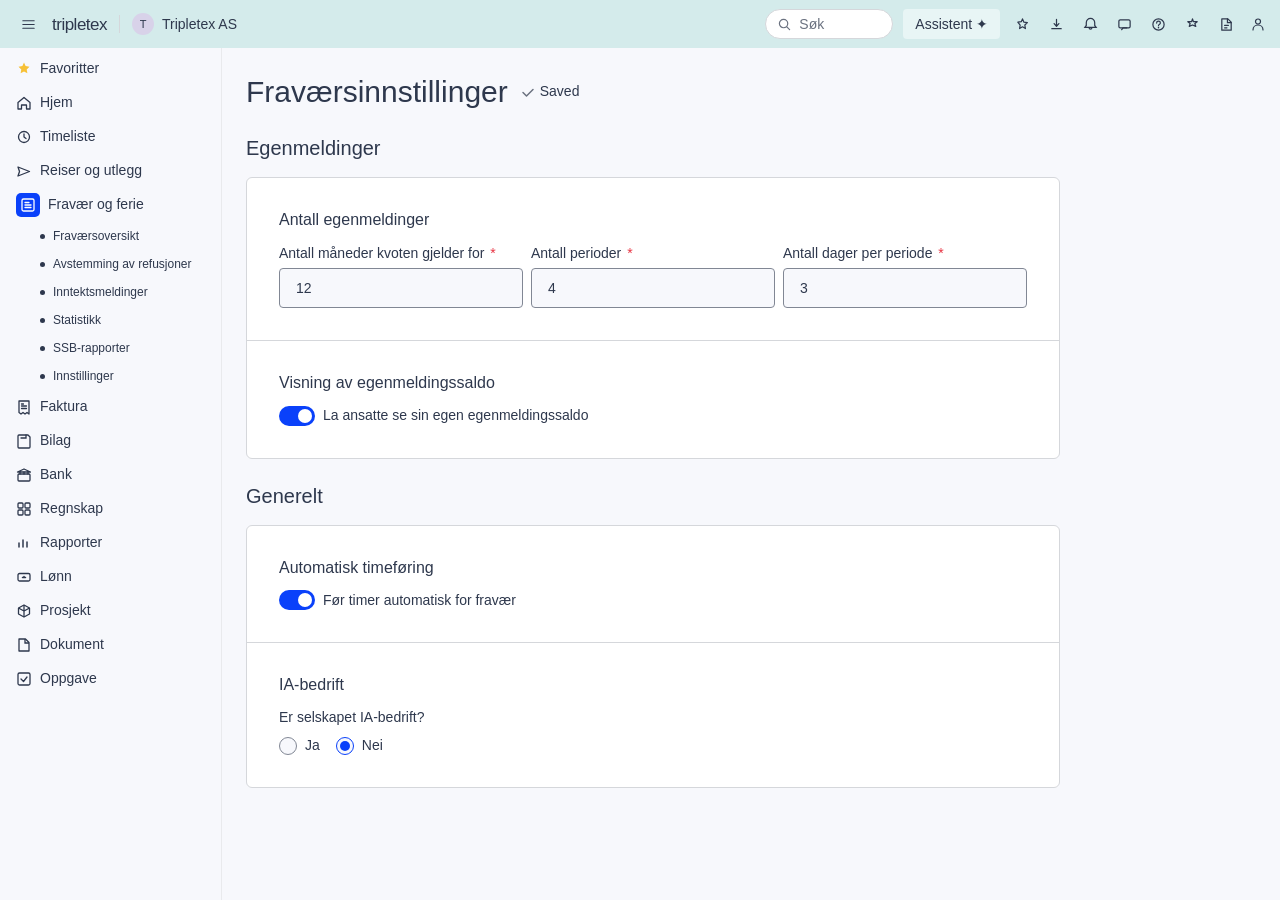
<file: prototyper/absence-v1/innstillinger.html>
<!DOCTYPE html>
<html lang="no">
<head>
  <meta charset="UTF-8">
  <meta name="viewport" content="width=device-width, initial-scale=1.0">
  <title>Fraværsinnstillinger – Tripletex</title>
  <link rel="stylesheet" href="https://cdn.tripletex.no/google-fonts/rubik-400-500-800.css">
  <link rel="stylesheet" href="../../_system/tokens.css">
  <link rel="stylesheet" href="../../_system/components.css">
  <link rel="stylesheet" href="../../_system/layout.css">
  <style>
    .page-title { font: 400 30px/1.3 "Rubik", sans-serif; }

    .settings-content {
      max-width: 814px;
      display: flex;
      flex-direction: column;
      gap: var(--space-24);
    }

    .settings-section {
      display: flex;
      flex-direction: column;
      gap: var(--space-16);
    }

    .settings-section-title {
      font: 400 20px/1.3 "Rubik", sans-serif;
      color: var(--text-primary);
    }

    .settings-card {
      background: var(--surface-default);
      border: 1px solid var(--border-muted);
      border-radius: 6px;
      overflow: hidden;
    }

    .settings-card-block {
      padding: var(--space-32);
      display: flex;
      flex-direction: column;
      gap: var(--space-12);
    }

    .settings-card-block + .settings-card-block {
      border-top: 1px solid var(--border-muted);
    }

    .settings-block-title {
      font: 500 16px/1.3 "Rubik", sans-serif;
      color: var(--text-primary);
    }

    .input-row {
      display: flex;
      gap: var(--space-8);
    }

    .input-row .form-group { flex: 1 0 0; min-width: 0; }

    /* Toggle */
    .toggle-wrap {
      display: flex;
      align-items: center;
      gap: var(--space-8);
    }

    .toggle {
      position: relative;
      width: 36px;
      height: 20px;
      flex-shrink: 0;
    }

    .toggle input { opacity: 0; width: 0; height: 0; }

    .toggle-pill {
      position: absolute;
      inset: 0;
      background: var(--border-primary);
      border-radius: var(--radius-full);
      cursor: pointer;
      transition: background 0.15s;
    }

    .toggle-pill::after {
      content: "";
      position: absolute;
      top: 3px;
      left: 3px;
      width: 14px;
      height: 14px;
      background: white;
      border-radius: var(--radius-full);
      transition: transform 0.15s;
    }

    .toggle input:checked + .toggle-pill {
      background: var(--action-primary-rest);
    }

    .toggle input:checked + .toggle-pill::after {
      transform: translateX(16px);
    }

    .toggle-label {
      font: 14px/1.4 "Rubik", sans-serif;
      color: var(--text-primary);
      cursor: pointer;
    }

    /* Radio group */
    .radio-group {
      display: flex;
      flex-direction: column;
      gap: var(--space-8);
    }

    .radio-group-question {
      font: 14px/1.4 "Rubik", sans-serif;
      color: var(--text-primary);
    }

    .radio-options {
      display: flex;
      gap: var(--space-16);
    }

    .radio-option {
      display: flex;
      align-items: center;
      gap: var(--space-8);
      font: 14px/1.4 "Rubik", sans-serif;
      color: var(--text-primary);
      cursor: pointer;
    }

    .radio-option input[type="radio"] {
      appearance: none;
      -webkit-appearance: none;
      width: 18px;
      height: 18px;
      border: 1.5px solid var(--border-primary);
      border-radius: var(--radius-full);
      background: var(--surface-background);
      cursor: pointer;
      flex-shrink: 0;
      position: relative;
      transition: border-color 0.1s;
    }

    .radio-option input[type="radio"]:checked {
      border-color: var(--action-primary-rest);
    }

    .radio-option input[type="radio"]:checked::after {
      content: "";
      position: absolute;
      top: 50%;
      left: 50%;
      transform: translate(-50%, -50%);
      width: 10px;
      height: 10px;
      background: var(--action-primary-rest);
      border-radius: var(--radius-full);
    }

    /* Autosave badge */
    .autosave {
      display: flex;
      align-items: center;
      gap: var(--space-4);
      font: 14px/1.4 "Rubik", sans-serif;
      color: var(--text-primary);
    }

    .autosave svg { color: var(--text-muted); }

    .page-title-row {
      display: flex;
      align-items: center;
      gap: var(--space-12);
    }
  </style>
</head>
<body>

<div class="app-shell">

  <!-- Topbar -->
  <header class="app-topbar">
    <div class="topbar-left">
      <button class="topbar-icon-btn" title="Meny">
        <svg viewBox="0 0 16 16" fill="none"><path d="M2 4h12M2 8h12M2 12h12" stroke="currentColor" stroke-width="1.3" stroke-linecap="round"/></svg>
      </button>
      <span class="topbar-logo">tripletex</span>
      <span class="topbar-sep"></span>
      <div class="topbar-company">
        <span class="topbar-company-badge">T</span>
        <span class="topbar-company-name">Tripletex AS</span>
      </div>
    </div>
    <div class="topbar-right">
      <div class="topbar-search">
        <svg viewBox="0 0 14 14" fill="none"><circle cx="6" cy="6" r="4.5" stroke="currentColor" stroke-width="1.3"/><path d="M9.5 9.5L12.5 12.5" stroke="currentColor" stroke-width="1.3" stroke-linecap="round"/></svg>
        Søk
      </div>
      <button class="topbar-assistant">Assistent ✦</button>
      <button class="topbar-icon-btn" title="Favoritter"><svg viewBox="0 0 16 16" fill="none"><path d="M8 2l1.5 3.5 3.7.5-2.7 2.6.6 3.7L8 10.5l-3.1 1.8.6-3.7L3 5.5l3.7-.5L8 2z" stroke="currentColor" stroke-width="1.3" stroke-linejoin="round"/></svg></button>
      <button class="topbar-icon-btn" title="Last ned"><svg viewBox="0 0 16 16" fill="none"><path d="M8 2.5v7M5.5 7l2.5 3 2.5-3" stroke="currentColor" stroke-width="1.3" stroke-linecap="round" stroke-linejoin="round"/><path d="M3 12.5h10" stroke="currentColor" stroke-width="1.3" stroke-linecap="round"/></svg></button>
      <button class="topbar-icon-btn" title="Varsler"><svg viewBox="0 0 16 16" fill="none"><path d="M8 1.5A4.5 4.5 0 003.5 6v3L2 11h12l-1.5-2V6A4.5 4.5 0 008 1.5z" stroke="currentColor" stroke-width="1.3"/><path d="M6.5 11.5a1.5 1.5 0 003 0" stroke="currentColor" stroke-width="1.3"/></svg></button>
      <button class="topbar-icon-btn" title="Meldinger"><svg viewBox="0 0 16 16" fill="none"><rect x="2" y="3" width="12" height="8.5" rx="1.5" stroke="currentColor" stroke-width="1.3"/><path d="M5 13.5l1.5-2h4" stroke="currentColor" stroke-width="1.3" stroke-linecap="round" stroke-linejoin="round"/></svg></button>
      <button class="topbar-icon-btn" title="Hjelp"><svg viewBox="0 0 16 16" fill="none"><circle cx="8" cy="8" r="6" stroke="currentColor" stroke-width="1.3"/><path d="M8 11v.5" stroke="currentColor" stroke-width="1.5" stroke-linecap="round"/><path d="M6 6.5a2 2 0 114 0c0 1.5-2 1.5-2 2.5" stroke="currentColor" stroke-width="1.3" stroke-linecap="round"/></svg></button>
      <button class="topbar-icon-btn" title="Kunngjøringer"><svg viewBox="0 0 16 16" fill="none"><path d="M8 2l1 3H13l-2.5 2 1 3L8 8.5 4.5 10l1-3L3 5h4L8 2z" stroke="currentColor" stroke-width="1.3" stroke-linejoin="round"/></svg></button>
      <button class="topbar-icon-btn" title="Rapporter"><svg viewBox="0 0 16 16" fill="none"><path d="M4 2h5.5L13 5.5V14H3V2z" stroke="currentColor" stroke-width="1.3" stroke-linejoin="round"/><path d="M9 2v4h4M6 9h4M6 11.5h2.5" stroke="currentColor" stroke-width="1.3" stroke-linecap="round"/></svg></button>
      <button class="topbar-user-btn" title="Bruker"><svg viewBox="0 0 14 14" fill="none"><circle cx="7" cy="4.5" r="2.5" stroke="currentColor" stroke-width="1.2"/><path d="M2 13c0-2.8 2.2-5 5-5s5 2.2 5 5" stroke="currentColor" stroke-width="1.2" stroke-linecap="round"/></svg></button>
    </div>
  </header>

  <div class="app-body">

    <!-- Sidebar -->
    <nav class="sidebar">
      <a class="nav-item" href="#">
        <span class="nav-icon" style="color:var(--surface-warning-active);">
          <svg viewBox="0 0 16 16" fill="currentColor"><path d="M8 1.5l1.6 3.6 3.9.6-2.8 2.7.7 3.9L8 10.5l-3.4 1.8.7-3.9L2.5 5.7l3.9-.6L8 1.5z"/></svg>
        </span>Favoritter
      </a>
      <a class="nav-item" href="#">
        <span class="nav-icon"><svg viewBox="0 0 16 16" fill="none"><path d="M2 7.5l6-5 6 5V14H10.5v-4h-5v4H2V7.5z" stroke="currentColor" stroke-width="1.3" stroke-linejoin="round"/></svg></span>
        Hjem
      </a>
      <a class="nav-item" href="#">
        <span class="nav-icon"><svg viewBox="0 0 16 16" fill="none"><circle cx="8" cy="8" r="5.5" stroke="currentColor" stroke-width="1.3"/><path d="M8 5v3l2 1.5" stroke="currentColor" stroke-width="1.3" stroke-linecap="round" stroke-linejoin="round"/></svg></span>
        Timeliste
      </a>
      <a class="nav-item" href="#">
        <span class="nav-icon"><svg viewBox="0 0 16 16" fill="none"><path d="M13.5 8.5L2 13l1.5-4.5L2 4l11.5 4.5z" stroke="currentColor" stroke-width="1.3" stroke-linejoin="round"/></svg></span>
        Reiser og utlegg
      </a>
      <div class="nav-item nav-item--active">
        <span class="nav-icon"><svg viewBox="0 0 16 16" fill="none"><rect x="2" y="2" width="12" height="12" rx="1.5" stroke="currentColor" stroke-width="1.3"/><path d="M5 8h6M5 5.5h4M5 10.5h6" stroke="currentColor" stroke-width="1.3" stroke-linecap="round"/></svg></span>
        Fravær og ferie
      </div>
      <a class="nav-sub" href="fravaersoversikt.html"><span class="nav-bullet"></span>Fraværsoversikt</a>
      <a class="nav-sub" href="avstemming-refusjoner.html"><span class="nav-bullet"></span>Avstemming av refusjoner</a>
      <a class="nav-sub" href="inntektsmeldinger.html"><span class="nav-bullet"></span>Inntektsmeldinger</a>
      <a class="nav-sub" href="statistikk.html"><span class="nav-bullet"></span>Statistikk</a>
      <a class="nav-sub" href="ssb-rapporter.html"><span class="nav-bullet"></span>SSB-rapporter</a>
      <a class="nav-sub nav-sub--active" href="inntektsmeldinger.html"><span class="nav-bullet"></span>Innstillinger</a>
      <a class="nav-item" href="#">
        <span class="nav-icon"><svg viewBox="0 0 16 16" fill="none"><path d="M3 2h10v13l-2-1.5-2 1.5-2-1.5-2 1.5-2-1.5V2z" stroke="currentColor" stroke-width="1.3" stroke-linejoin="round"/><path d="M5.5 7h5M5.5 9.5h5M5.5 5h2" stroke="currentColor" stroke-width="1.3" stroke-linecap="round"/></svg></span>
        Faktura
      </a>
      <a class="nav-item" href="#">
        <span class="nav-icon"><svg viewBox="0 0 16 16" fill="none"><path d="M4 2h8l2 2v10a1 1 0 01-1 1H3a1 1 0 01-1-1V3a1 1 0 011-1z" stroke="currentColor" stroke-width="1.3" stroke-linejoin="round"/><path d="M10 2v3H5" stroke="currentColor" stroke-width="1.3" stroke-linecap="round"/></svg></span>
        Bilag
      </a>
      <a class="nav-item" href="#">
        <span class="nav-icon"><svg viewBox="0 0 16 16" fill="none"><rect x="2" y="7" width="12" height="7" rx="1" stroke="currentColor" stroke-width="1.3"/><path d="M4 7V5M8 7V5M12 7V5" stroke="currentColor" stroke-width="1.3" stroke-linecap="round"/><path d="M1.5 5h13l-6.5-3L1.5 5z" stroke="currentColor" stroke-width="1.3" stroke-linejoin="round"/></svg></span>
        Bank
      </a>
      <a class="nav-item" href="#">
        <span class="nav-icon"><svg viewBox="0 0 16 16" fill="none"><rect x="2" y="2" width="5" height="5" rx="1" stroke="currentColor" stroke-width="1.3"/><rect x="9" y="2" width="5" height="5" rx="1" stroke="currentColor" stroke-width="1.3"/><rect x="2" y="9" width="5" height="5" rx="1" stroke="currentColor" stroke-width="1.3"/><rect x="9" y="9" width="5" height="5" rx="1" stroke="currentColor" stroke-width="1.3"/></svg></span>
        Regnskap
      </a>
      <a class="nav-item" href="#">
        <span class="nav-icon"><svg viewBox="0 0 16 16" fill="none"><path d="M3 12V8M7 12V5M11 12V7" stroke="currentColor" stroke-width="1.5" stroke-linecap="round"/></svg></span>
        Rapporter
      </a>
      <a class="nav-item" href="#">
        <span class="nav-icon"><svg viewBox="0 0 16 16" fill="none"><rect x="2" y="4.5" width="12" height="7.5" rx="1.5" stroke="currentColor" stroke-width="1.3"/><path d="M8 7.5v1M6.5 8.5h3" stroke="currentColor" stroke-width="1.5" stroke-linecap="round"/></svg></span>
        Lønn
      </a>
      <a class="nav-item" href="#">
        <span class="nav-icon"><svg viewBox="0 0 16 16" fill="none"><path d="M8 2L2.5 5v6L8 14l5.5-3V5L8 2z" stroke="currentColor" stroke-width="1.3" stroke-linejoin="round"/><path d="M8 2v12M2.5 5L8 8l5.5-3" stroke="currentColor" stroke-width="1.3"/></svg></span>
        Prosjekt
      </a>
      <a class="nav-item" href="#">
        <span class="nav-icon"><svg viewBox="0 0 16 16" fill="none"><path d="M4 2h5.5L13 5.5V14H3V2z" stroke="currentColor" stroke-width="1.3" stroke-linejoin="round"/><path d="M9 2v4h4" stroke="currentColor" stroke-width="1.3"/></svg></span>
        Dokument
      </a>
      <a class="nav-item" href="#">
        <span class="nav-icon"><svg viewBox="0 0 16 16" fill="none"><rect x="2" y="2" width="12" height="12" rx="1.5" stroke="currentColor" stroke-width="1.3"/><path d="M5 8l2.5 2.5L11 6" stroke="currentColor" stroke-width="1.3" stroke-linecap="round" stroke-linejoin="round"/></svg></span>
        Oppgave
      </a>
    </nav>

    <!-- Main content -->
    <main class="main-content">
      <div style="padding: var(--container-padding-default);">

        <!-- Page header -->
        <div style="margin-bottom: var(--space-24);">
          <div class="page-title-row">
            <h1 class="page-title">Fraværsinnstillinger</h1>
            <span class="autosave">
              <svg width="16" height="16" viewBox="0 0 16 16" fill="none"><path d="M13 5.5L6.5 12 3 8.5" stroke="currentColor" stroke-width="1.5" stroke-linecap="round" stroke-linejoin="round"/></svg>
              Saved
            </span>
          </div>
        </div>

        <div class="settings-content">

          <!-- Egenmeldinger -->
          <section class="settings-section">
            <h2 class="settings-section-title">Egenmeldinger</h2>
            <div class="settings-card">

              <!-- Antall egenmeldinger -->
              <div class="settings-card-block">
                <h3 class="settings-block-title">Antall egenmeldinger</h3>
                <div class="input-row">
                  <div class="form-group">
                    <label class="input-label">Antall måneder kvoten gjelder for <span class="required">*</span></label>
                    <input class="input" type="number" value="12">
                  </div>
                  <div class="form-group">
                    <label class="input-label">Antall perioder <span class="required">*</span></label>
                    <input class="input" type="number" value="4">
                  </div>
                  <div class="form-group">
                    <label class="input-label">Antall dager per periode <span class="required">*</span></label>
                    <input class="input" type="number" value="3">
                  </div>
                </div>
              </div>

              <!-- Visning av egenmeldingssaldo -->
              <div class="settings-card-block">
                <h3 class="settings-block-title">Visning av egenmeldingssaldo</h3>
                <label class="toggle-wrap">
                  <span class="toggle">
                    <input type="checkbox" checked>
                    <span class="toggle-pill"></span>
                  </span>
                  <span class="toggle-label">La ansatte se sin egen egenmeldingssaldo</span>
                </label>
              </div>

            </div>
          </section>

          <!-- Generelt -->
          <section class="settings-section">
            <h2 class="settings-section-title">Generelt</h2>
            <div class="settings-card">

              <!-- Automatisk timeføring -->
              <div class="settings-card-block">
                <h3 class="settings-block-title">Automatisk timeføring</h3>
                <label class="toggle-wrap">
                  <span class="toggle">
                    <input type="checkbox" checked>
                    <span class="toggle-pill"></span>
                  </span>
                  <span class="toggle-label">Før timer automatisk for fravær</span>
                </label>
              </div>

              <!-- IA-bedrift -->
              <div class="settings-card-block">
                <h3 class="settings-block-title">IA-bedrift</h3>
                <div class="radio-group">
                  <span class="radio-group-question">Er selskapet IA-bedrift?</span>
                  <div class="radio-options">
                    <label class="radio-option">
                      <input type="radio" name="ia-bedrift" value="ja">
                      Ja
                    </label>
                    <label class="radio-option">
                      <input type="radio" name="ia-bedrift" value="nei" checked>
                      Nei
                    </label>
                  </div>
                </div>
              </div>

            </div>
          </section>

        </div><!-- /settings-content -->
      </div>
    </main>

  </div><!-- /app-body -->
</div><!-- /app-shell -->

</body>
</html>
</file>
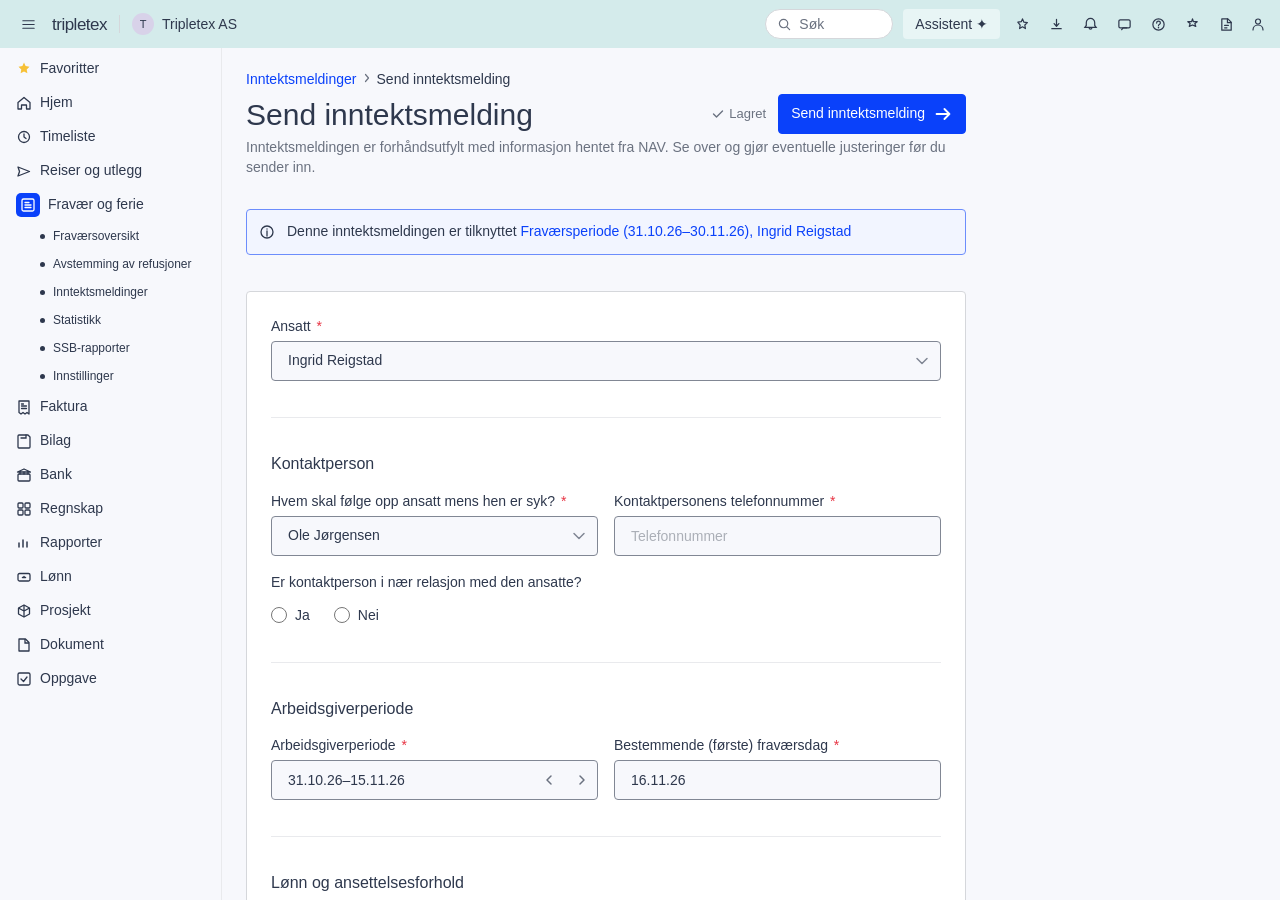
<file: prototyper/absence-v1/inntektsmeldinger-skjema.html>
<!DOCTYPE html>
<html lang="no">
<head>
  <meta charset="UTF-8">
  <meta name="viewport" content="width=device-width, initial-scale=1.0">
  <title>Send inntektsmelding – Tripletex</title>
  <link rel="stylesheet" href="https://cdn.tripletex.no/google-fonts/rubik-400-500-800.css">
  <link rel="stylesheet" href="../../_system/tokens.css">
  <link rel="stylesheet" href="../../_system/components.css">
  <link rel="stylesheet" href="../../_system/layout.css">
  <style>
    .page-title    { font: 400 30px/1.3 "Rubik", sans-serif; }
    .page-subtitle { font: 14px/1.4 "Rubik", sans-serif; color: var(--text-muted); margin-top: var(--space-4); }

    .section-title {
      font: 500 16px/1.3 "Rubik", sans-serif;
      color: var(--text-primary);
      margin: 0;
    }

    .form-section {
      display: flex;
      flex-direction: column;
      gap: var(--space-16);
    }

    .period-nav .period-nav-label {
      flex: 1;
    }

    .form-divider {
      border: none;
      border-top: 1px solid var(--border-faint);
      margin: var(--space-12) 0;
    }

    .salary-box {
      background: var(--surface-background);
      border: 1px solid var(--border-faint);
      border-radius: var(--radius-default);
      padding: var(--space-16);
      display: flex;
      flex-direction: column;
      gap: var(--space-16);
    }

    .salary-box-header {
      display: flex;
      align-items: center;
      gap: var(--space-16);
    }

    .salary-box-label {
      flex: 1;
      font: 500 14px/1.4 "Rubik", sans-serif;
      color: var(--text-primary);
    }

    .salary-box-select {
      flex: 1;
    }

    .salary-data {
      background: var(--surface-default);
      border-radius: var(--radius-default);
      padding: var(--space-16);
      display: flex;
      flex-direction: column;
      gap: var(--space-8);
    }

    .salary-row {
      display: flex;
      justify-content: space-between;
      align-items: center;
      font-size: 14px;
    }

    .salary-row-label {
      font-weight: 500;
      color: var(--text-link);
    }

    .salary-row--avg {
      border-top: 1px solid var(--border-faint);
      padding-top: var(--space-8);
      margin-top: var(--space-4);
    }

    .salary-row--avg .salary-row-label {
      color: var(--text-primary);
    }

.input-with-icon {
      position: relative;
      display: flex;
      align-items: center;
    }

    .input-with-icon .input {
      padding-right: var(--space-32);
    }

    .input-info-icon {
      position: absolute;
      right: var(--space-8);
      color: var(--text-muted);
      display: flex;
      align-items: center;
      pointer-events: none;
    }

    .radio-group {
      display: flex;
      gap: var(--space-24);
      margin-top: var(--space-8);
    }

    .radio-label {
      display: flex;
      align-items: center;
      gap: var(--space-8);
      font-size: 14px;
      color: var(--text-primary);
      cursor: pointer;
    }

    .radio-label input[type="radio"] {
      accent-color: var(--action-primary-rest);
      width: 16px;
      height: 16px;
    }

    .checkbox-label {
      display: flex;
      align-items: center;
      gap: var(--space-8);
      font-size: 14px;
      color: var(--text-primary);
      cursor: pointer;
      margin-bottom: var(--space-16);
    }

    .checkbox-label input[type="checkbox"] {
      accent-color: var(--action-primary-rest);
      width: 16px;
      height: 16px;
    }

    .autosave-indicator {
      display: inline-flex;
      align-items: center;
      gap: var(--space-4);
      color: var(--text-muted);
      font-size: 13px;
    }

    .page-header-actions {
      display: flex;
      align-items: center;
      gap: var(--space-12);
    }
  </style>
</head>
<body>

<div class="app-shell">

  <!-- Topbar -->
  <header class="app-topbar">
    <div class="topbar-left">
      <button class="topbar-icon-btn" title="Meny">
        <svg viewBox="0 0 16 16" fill="none"><path d="M2 4h12M2 8h12M2 12h12" stroke="currentColor" stroke-width="1.3" stroke-linecap="round"/></svg>
      </button>
      <span class="topbar-logo">tripletex</span>
      <span class="topbar-sep"></span>
      <div class="topbar-company">
        <span class="topbar-company-badge">T</span>
        <span class="topbar-company-name">Tripletex AS</span>
      </div>
    </div>
    <div class="topbar-right">
      <div class="topbar-search">
        <svg viewBox="0 0 14 14" fill="none"><circle cx="6" cy="6" r="4.5" stroke="currentColor" stroke-width="1.3"/><path d="M9.5 9.5L12.5 12.5" stroke="currentColor" stroke-width="1.3" stroke-linecap="round"/></svg>
        Søk
      </div>
      <button class="topbar-assistant">Assistent ✦</button>
      <button class="topbar-icon-btn" title="Favoritter"><svg viewBox="0 0 16 16" fill="none"><path d="M8 2l1.5 3.5 3.7.5-2.7 2.6.6 3.7L8 10.5l-3.1 1.8.6-3.7L3 5.5l3.7-.5L8 2z" stroke="currentColor" stroke-width="1.3" stroke-linejoin="round"/></svg></button>
      <button class="topbar-icon-btn" title="Last ned"><svg viewBox="0 0 16 16" fill="none"><path d="M8 2.5v7M5.5 7l2.5 3 2.5-3" stroke="currentColor" stroke-width="1.3" stroke-linecap="round" stroke-linejoin="round"/><path d="M3 12.5h10" stroke="currentColor" stroke-width="1.3" stroke-linecap="round"/></svg></button>
      <button class="topbar-icon-btn" title="Varsler"><svg viewBox="0 0 16 16" fill="none"><path d="M8 1.5A4.5 4.5 0 003.5 6v3L2 11h12l-1.5-2V6A4.5 4.5 0 008 1.5z" stroke="currentColor" stroke-width="1.3"/><path d="M6.5 11.5a1.5 1.5 0 003 0" stroke="currentColor" stroke-width="1.3"/></svg></button>
      <button class="topbar-icon-btn" title="Meldinger"><svg viewBox="0 0 16 16" fill="none"><rect x="2" y="3" width="12" height="8.5" rx="1.5" stroke="currentColor" stroke-width="1.3"/><path d="M5 13.5l1.5-2h4" stroke="currentColor" stroke-width="1.3" stroke-linecap="round" stroke-linejoin="round"/></svg></button>
      <button class="topbar-icon-btn" title="Hjelp"><svg viewBox="0 0 16 16" fill="none"><circle cx="8" cy="8" r="6" stroke="currentColor" stroke-width="1.3"/><path d="M8 11v.5" stroke="currentColor" stroke-width="1.5" stroke-linecap="round"/><path d="M6 6.5a2 2 0 114 0c0 1.5-2 1.5-2 2.5" stroke="currentColor" stroke-width="1.3" stroke-linecap="round"/></svg></button>
      <button class="topbar-icon-btn" title="Kunngjøringer"><svg viewBox="0 0 16 16" fill="none"><path d="M8 2l1 3H13l-2.5 2 1 3L8 8.5 4.5 10l1-3L3 5h4L8 2z" stroke="currentColor" stroke-width="1.3" stroke-linejoin="round"/></svg></button>
      <button class="topbar-icon-btn" title="Rapporter"><svg viewBox="0 0 16 16" fill="none"><path d="M4 2h5.5L13 5.5V14H3V2z" stroke="currentColor" stroke-width="1.3" stroke-linejoin="round"/><path d="M9 2v4h4M6 9h4M6 11.5h2.5" stroke="currentColor" stroke-width="1.3" stroke-linecap="round"/></svg></button>
      <button class="topbar-user-btn" title="Bruker"><svg viewBox="0 0 14 14" fill="none"><circle cx="7" cy="4.5" r="2.5" stroke="currentColor" stroke-width="1.2"/><path d="M2 13c0-2.8 2.2-5 5-5s5 2.2 5 5" stroke="currentColor" stroke-width="1.2" stroke-linecap="round"/></svg></button>
    </div>
  </header>

  <div class="app-body">

    <!-- Sidebar -->
    <nav class="sidebar">
      <a class="nav-item" href="#">
        <span class="nav-icon" style="color:var(--surface-warning-active);">
          <svg viewBox="0 0 16 16" fill="currentColor"><path d="M8 1.5l1.6 3.6 3.9.6-2.8 2.7.7 3.9L8 10.5l-3.4 1.8.7-3.9L2.5 5.7l3.9-.6L8 1.5z"/></svg>
        </span>Favoritter
      </a>
      <a class="nav-item" href="#">
        <span class="nav-icon"><svg viewBox="0 0 16 16" fill="none"><path d="M2 7.5l6-5 6 5V14H10.5v-4h-5v4H2V7.5z" stroke="currentColor" stroke-width="1.3" stroke-linejoin="round"/></svg></span>
        Hjem
      </a>
      <a class="nav-item" href="#">
        <span class="nav-icon"><svg viewBox="0 0 16 16" fill="none"><circle cx="8" cy="8" r="5.5" stroke="currentColor" stroke-width="1.3"/><path d="M8 5v3l2 1.5" stroke="currentColor" stroke-width="1.3" stroke-linecap="round" stroke-linejoin="round"/></svg></span>
        Timeliste
      </a>
      <a class="nav-item" href="#">
        <span class="nav-icon"><svg viewBox="0 0 16 16" fill="none"><path d="M13.5 8.5L2 13l1.5-4.5L2 4l11.5 4.5z" stroke="currentColor" stroke-width="1.3" stroke-linejoin="round"/></svg></span>
        Reiser og utlegg
      </a>
      <div class="nav-item nav-item--active">
        <span class="nav-icon"><svg viewBox="0 0 16 16" fill="none"><rect x="2" y="2" width="12" height="12" rx="1.5" stroke="currentColor" stroke-width="1.3"/><path d="M5 8h6M5 5.5h4M5 10.5h6" stroke="currentColor" stroke-width="1.3" stroke-linecap="round"/></svg></span>
        Fravær og ferie
      </div>
      <a class="nav-sub" href="fravaersoversikt.html"><span class="nav-bullet"></span>Fraværsoversikt</a>
      <a class="nav-sub" href="avstemming-refusjoner.html"><span class="nav-bullet"></span>Avstemming av refusjoner</a>
      <a class="nav-sub" href="inntektsmeldinger.html"><span class="nav-bullet"></span>Inntektsmeldinger</a>
      <a class="nav-sub" href="statistikk.html"><span class="nav-bullet"></span>Statistikk</a>
      <a class="nav-sub" href="ssb-rapporter.html"><span class="nav-bullet"></span>SSB-rapporter</a>
      <a class="nav-sub" href="innstillinger.html"><span class="nav-bullet"></span>Innstillinger</a>
      <a class="nav-item" href="#">
        <span class="nav-icon"><svg viewBox="0 0 16 16" fill="none"><path d="M3 2h10v13l-2-1.5-2 1.5-2-1.5-2 1.5-2-1.5V2z" stroke="currentColor" stroke-width="1.3" stroke-linejoin="round"/><path d="M5.5 7h5M5.5 9.5h5M5.5 5h2" stroke="currentColor" stroke-width="1.3" stroke-linecap="round"/></svg></span>
        Faktura
      </a>
      <a class="nav-item" href="#">
        <span class="nav-icon"><svg viewBox="0 0 16 16" fill="none"><path d="M4 2h8l2 2v10a1 1 0 01-1 1H3a1 1 0 01-1-1V3a1 1 0 011-1z" stroke="currentColor" stroke-width="1.3" stroke-linejoin="round"/><path d="M10 2v3H5" stroke="currentColor" stroke-width="1.3" stroke-linecap="round"/></svg></span>
        Bilag
      </a>
      <a class="nav-item" href="#">
        <span class="nav-icon"><svg viewBox="0 0 16 16" fill="none"><rect x="2" y="7" width="12" height="7" rx="1" stroke="currentColor" stroke-width="1.3"/><path d="M4 7V5M8 7V5M12 7V5" stroke="currentColor" stroke-width="1.3" stroke-linecap="round"/><path d="M1.5 5h13l-6.5-3L1.5 5z" stroke="currentColor" stroke-width="1.3" stroke-linejoin="round"/></svg></span>
        Bank
      </a>
      <a class="nav-item" href="#">
        <span class="nav-icon"><svg viewBox="0 0 16 16" fill="none"><rect x="2" y="2" width="5" height="5" rx="1" stroke="currentColor" stroke-width="1.3"/><rect x="9" y="2" width="5" height="5" rx="1" stroke="currentColor" stroke-width="1.3"/><rect x="2" y="9" width="5" height="5" rx="1" stroke="currentColor" stroke-width="1.3"/><rect x="9" y="9" width="5" height="5" rx="1" stroke="currentColor" stroke-width="1.3"/></svg></span>
        Regnskap
      </a>
      <a class="nav-item" href="#">
        <span class="nav-icon"><svg viewBox="0 0 16 16" fill="none"><path d="M3 12V8M7 12V5M11 12V7" stroke="currentColor" stroke-width="1.5" stroke-linecap="round"/></svg></span>
        Rapporter
      </a>
      <a class="nav-item" href="#">
        <span class="nav-icon"><svg viewBox="0 0 16 16" fill="none"><rect x="2" y="4.5" width="12" height="7.5" rx="1.5" stroke="currentColor" stroke-width="1.3"/><path d="M8 7.5v1M6.5 8.5h3" stroke="currentColor" stroke-width="1.5" stroke-linecap="round"/></svg></span>
        Lønn
      </a>
      <a class="nav-item" href="#">
        <span class="nav-icon"><svg viewBox="0 0 16 16" fill="none"><path d="M8 2L2.5 5v6L8 14l5.5-3V5L8 2z" stroke="currentColor" stroke-width="1.3" stroke-linejoin="round"/><path d="M8 2v12M2.5 5L8 8l5.5-3" stroke="currentColor" stroke-width="1.3"/></svg></span>
        Prosjekt
      </a>
      <a class="nav-item" href="#">
        <span class="nav-icon"><svg viewBox="0 0 16 16" fill="none"><path d="M4 2h5.5L13 5.5V14H3V2z" stroke="currentColor" stroke-width="1.3" stroke-linejoin="round"/><path d="M9 2v4h4" stroke="currentColor" stroke-width="1.3"/></svg></span>
        Dokument
      </a>
      <a class="nav-item" href="#">
        <span class="nav-icon"><svg viewBox="0 0 16 16" fill="none"><rect x="2" y="2" width="12" height="12" rx="1.5" stroke="currentColor" stroke-width="1.3"/><path d="M5 8l2.5 2.5L11 6" stroke="currentColor" stroke-width="1.3" stroke-linecap="round" stroke-linejoin="round"/></svg></span>
        Oppgave
      </a>
    </nav>

    <!-- Main content -->
    <main class="main-content">
      <div class="page">

        <!-- Breadcrumb + sidehode -->
        <div style="max-width: 720px;">
          <nav class="breadcrumb" style="margin-bottom: var(--space-8);">
            <a href="inntektsmeldinger.html">Inntektsmeldinger</a>
            <span class="breadcrumb-sep">
              <svg width="12" height="12" viewBox="0 0 12 12" fill="none"><path d="M4.5 2.5l3 3.5-3 3.5" stroke="currentColor" stroke-width="1.2" stroke-linecap="round" stroke-linejoin="round"/></svg>
            </span>
            <span class="breadcrumb-current">Send inntektsmelding</span>
          </nav>
          <div class="page-header">
            <h1 class="page-title">Send inntektsmelding</h1>
            <div class="page-header-actions">
              <span class="autosave-indicator">
                <svg width="14" height="14" viewBox="0 0 14 14" fill="none"><path d="M2.5 7l3 3 6-6" stroke="currentColor" stroke-width="1.4" stroke-linecap="round" stroke-linejoin="round"/></svg>
                Lagret
              </span>
              <a href="inntektsmeldinger.html" class="btn btn-primary">
                Send inntektsmelding
                <svg width="14" height="14" viewBox="0 0 14 14" fill="none"><path d="M2.5 7h9M8 3.5L11.5 7 8 10.5" stroke="currentColor" stroke-width="1.3" stroke-linecap="round" stroke-linejoin="round"/></svg>
              </a>
            </div>
          </div>
          <p class="page-subtitle">Inntektsmeldingen er forhåndsutfylt med informasjon hentet fra NAV. Se over og gjør eventuelle justeringer før du sender inn.</p>
        </div>

        <!-- Info-alert -->
        <div class="alert alert--info" style="margin-top: var(--space-8); max-width: 720px;">
          <svg width="16" height="16" viewBox="0 0 16 16" fill="none"><circle cx="8" cy="8" r="6" stroke="currentColor" stroke-width="1.3"/><path d="M8 7v5" stroke="currentColor" stroke-width="1.3" stroke-linecap="round"/><circle cx="8" cy="5" r="0.7" fill="currentColor"/></svg>
          <span>Denne inntektsmeldingen er tilknyttet <a href="fravaersoversikt.html">Fraværsperiode (31.10.26–30.11.26), Ingrid Reigstad</a></span>
        </div>

        <!-- Skjemakort -->
        <div class="card" style="max-width: 720px; margin-top: var(--space-12);">
          <div class="card-body card-body--form">

            <!-- Ansatt -->
            <div class="form-group">
              <label class="input-label" for="ansatt">Ansatt <span class="required">*</span></label>
              <select class="input" id="ansatt">
                <option selected>Ingrid Reigstad</option>
                <option>Ole Berg</option>
                <option>Maria Johansen</option>
                <option>Lars Hansen</option>
              </select>
            </div>

            <hr class="form-divider">

            <!-- Kontaktperson -->
            <div class="form-section">
              <h2 class="section-title">Kontaktperson</h2>
              <div style="display: grid; grid-template-columns: 1fr 1fr; gap: var(--space-16);">
                <div class="form-group">
                  <label class="input-label" for="kontaktperson">Hvem skal følge opp ansatt mens hen er syk? <span class="required">*</span></label>
                  <select class="input" id="kontaktperson">
                    <option selected>Ole Jørgensen</option>
                    <option>Ingrid Reigstad</option>
                    <option>Maria Johansen</option>
                  </select>
                </div>
                <div class="form-group">
                  <label class="input-label" for="kontakttelefon">Kontaktpersonens telefonnummer <span class="required">*</span></label>
                  <input class="input" id="kontakttelefon" type="tel" placeholder="Telefonnummer">
                </div>
              </div>
              <div class="form-group">
                <label class="input-label">Er kontaktperson i nær relasjon med den ansatte?</label>
                <div class="radio-group">
                  <label class="radio-label"><input type="radio" name="naer-relasjon" value="ja"> Ja</label>
                  <label class="radio-label"><input type="radio" name="naer-relasjon" value="nei"> Nei</label>
                </div>
              </div>
            </div>

            <hr class="form-divider">

            <!-- Arbeidsgiverperiode -->
            <div class="form-section">
              <h2 class="section-title">Arbeidsgiverperiode</h2>
              <div style="display: grid; grid-template-columns: 1fr 1fr; gap: var(--space-16);">
                <div class="form-group">
                  <label class="input-label">Arbeidsgiverperiode <span class="required">*</span></label>
                  <div class="period-nav">
                    <span class="period-nav-label">31.10.26–15.11.26</span>
                    <div class="period-nav-arrows">
                      <button class="period-nav-btn" title="Forrige"><svg width="12" height="12" viewBox="0 0 12 12" fill="none"><path d="M8 10L4 6l4-4" stroke="currentColor" stroke-width="1.5" stroke-linecap="round" stroke-linejoin="round"/></svg></button>
                      <button class="period-nav-btn" title="Neste"><svg width="12" height="12" viewBox="0 0 12 12" fill="none"><path d="M4 2l4 4-4 4" stroke="currentColor" stroke-width="1.5" stroke-linecap="round" stroke-linejoin="round"/></svg></button>
                    </div>
                  </div>
                </div>
                <div class="form-group">
                  <label class="input-label" for="forste-fravaersdag">Bestemmende (første) fraværsdag <span class="required">*</span></label>
                  <input class="input" id="forste-fravaersdag" type="text" value="16.11.26">
                </div>
              </div>
            </div>

            <hr class="form-divider">

            <!-- Lønn og ansettelsesforhold -->
            <div class="form-section">
              <h2 class="section-title">Lønn og ansettelsesforhold</h2>
              <p style="font-size: 14px; color: var(--text-muted); margin: 0;">Beregningen av lønnsgrunnlaget er hentet fra NAV.</p>
              <div class="salary-box">
                <div class="salary-box-header">
                  <span class="salary-box-label">Grunnlag for beregnet månedslønn</span>
                  <select class="input salary-box-select" id="grunnlag-maned">
                    <option selected>Siste 3 måneder</option>
                    <option>Siste 6 måneder</option>
                    <option>Siste 12 måneder</option>
                  </select>
                </div>
                <div class="salary-data">
                  <div class="salary-row">
                    <span class="salary-row-label">Januar</span>
                    <span class="chip">50 000,00</span>
                  </div>
                  <div class="salary-row">
                    <span class="salary-row-label">Februar</span>
                    <span class="chip">55 000,00</span>
                  </div>
                  <div class="salary-row">
                    <span class="salary-row-label">Mars</span>
                    <span class="chip">45 000,00</span>
                  </div>
                  <div class="salary-row salary-row--avg">
                    <span class="salary-row-label">Gjennomsnitt</span>
                    <span class="chip">50 000,00</span>
                  </div>
                </div>
              </div>
              <div style="display: grid; grid-template-columns: 1fr 1fr; gap: var(--space-16);">
                <div class="form-group">
                  <label class="input-label" for="manedslonn">
                    Beregnet månedslønn <span class="required">*</span>
                    <svg width="14" height="14" viewBox="0 0 14 14" fill="none" style="color:var(--text-muted);vertical-align:middle;margin-left:var(--space-4);"><circle cx="7" cy="7" r="5.5" stroke="currentColor" stroke-width="1.2"/><path d="M7 6.5v3.5" stroke="currentColor" stroke-width="1.2" stroke-linecap="round"/><circle cx="7" cy="5" r="0.6" fill="currentColor"/></svg>
                  </label>
                  <input class="input" id="manedslonn" type="text" value="50 000">
                </div>
                <div class="form-group">
                  <label class="input-label" for="bruttobelop">Bruttobeløp utbetalt i arbeidsgiverperioden <span class="required">*</span></label>
                  <input class="input" id="bruttobelop" type="text" value="38 800">
                </div>
              </div>
              <div class="form-group">
                <label class="input-label" for="begrunnelse-reduksjon">Begrunnelse for reduksjon</label>
                <select class="input" id="begrunnelse-reduksjon">
                  <option value="" selected>Begrunnelse</option>
                  <option>Lovlig fravær</option>
                  <option>Lovlig permisjon</option>
                  <option>Streik eller lockout</option>
                  <option>Ferie</option>
                  <option>Permisjon uten lønn</option>
                </select>
              </div>
            </div>

            <hr class="form-divider">

            <!-- Lovbestemt ferie -->
            <div class="form-section">
              <h2 class="section-title">Lovbestemt ferie</h2>
              <p style="font-size: 14px; color: var(--text-muted); margin: 0;">Den ansatte har ikke rett på ytelser fra NAV hvis hen tar ut lovbestemt ferie innenfor fraværet.</p>
              <div class="form-group">
                <label class="input-label">Periode</label>
                <div class="period-nav">
                  <span class="period-nav-label">Velg periode</span>
                  <div class="period-nav-arrows">
                    <button class="period-nav-btn" title="Forrige"><svg width="12" height="12" viewBox="0 0 12 12" fill="none"><path d="M8 10L4 6l4-4" stroke="currentColor" stroke-width="1.5" stroke-linecap="round" stroke-linejoin="round"/></svg></button>
                    <button class="period-nav-btn" title="Neste"><svg width="12" height="12" viewBox="0 0 12 12" fill="none"><path d="M4 2l4 4-4 4" stroke="currentColor" stroke-width="1.5" stroke-linecap="round" stroke-linejoin="round"/></svg></button>
                  </div>
                </div>
              </div>
            </div>

            <hr class="form-divider">

            <!-- Refusjon -->
            <div class="form-section">
              <h2 class="section-title">Refusjon</h2>
              <label class="checkbox-label">
                <input type="checkbox" checked> Bedriften skal forskuttere
              </label>
              <div style="display: grid; grid-template-columns: 1fr 1fr; gap: var(--space-16);">
                <div class="form-group">
                  <label class="input-label">Periode det søkes refusjon for <span class="required">*</span></label>
                  <div class="period-nav">
                    <span class="period-nav-label">31.10.26–15.11.26</span>
                    <div class="period-nav-arrows">
                      <button class="period-nav-btn" title="Forrige"><svg width="12" height="12" viewBox="0 0 12 12" fill="none"><path d="M8 10L4 6l4-4" stroke="currentColor" stroke-width="1.5" stroke-linecap="round" stroke-linejoin="round"/></svg></button>
                      <button class="period-nav-btn" title="Neste"><svg width="12" height="12" viewBox="0 0 12 12" fill="none"><path d="M4 2l4 4-4 4" stroke="currentColor" stroke-width="1.5" stroke-linecap="round" stroke-linejoin="round"/></svg></button>
                    </div>
                  </div>
                </div>
                <div class="form-group">
                  <label class="input-label" for="refusjonsbelop">Månedsbeløp det søkes refusjon for <span class="required">*</span></label>
                  <input class="input" id="refusjonsbelop" type="text" value="45 000">
                </div>
              </div>
            </div>

          </div>

          <div class="card-footer">
            <a href="inntektsmeldinger.html" class="btn btn-primary">
              Send inntektsmelding
              <svg width="14" height="14" viewBox="0 0 14 14" fill="none"><path d="M2.5 7h9M8 3.5L11.5 7 8 10.5" stroke="currentColor" stroke-width="1.3" stroke-linecap="round" stroke-linejoin="round"/></svg>
            </a>
            <a href="inntektsmeldinger.html" class="btn btn-tertiary">Avbryt</a>
          </div>

        </div>

      </div>
    </main>

  </div>
</div>

</body>
</html>
</file>
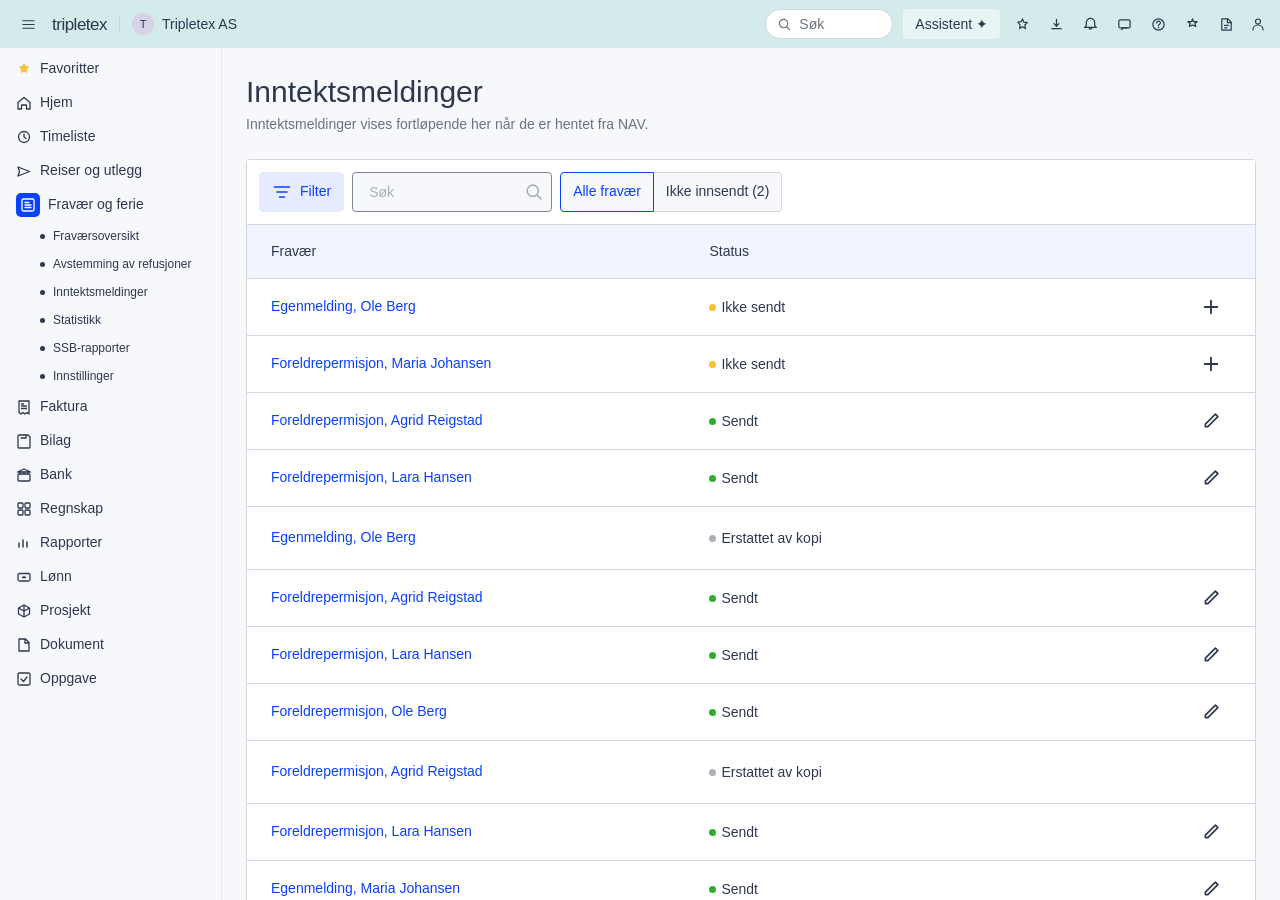
<file: prototyper/absence-v1/inntektsmeldinger.html>
<!DOCTYPE html>
<html lang="no">
<head>
  <meta charset="UTF-8">
  <meta name="viewport" content="width=device-width, initial-scale=1.0">
  <title>Inntektsmeldinger – Tripletex</title>
  <link rel="stylesheet" href="https://cdn.tripletex.no/google-fonts/rubik-400-500-800.css">
  <link rel="stylesheet" href="../../_system/tokens.css">
  <link rel="stylesheet" href="../../_system/components.css">
  <link rel="stylesheet" href="../../_system/layout.css">
  <style>
    .page-title    { font: 400 30px/1.3 "Rubik", sans-serif; }
    .page-subtitle { font: 14px/1.4 "Rubik", sans-serif; color: var(--text-muted); margin-top: var(--space-4); }

    .col-fravaer { width: 50%; }
    .col-status  { width: 50%; }
    .col-actions { width: 96px; text-align: right; white-space: nowrap; }
    .col-actions-wrap { display: inline-flex; align-items: center; gap: var(--space-4); width: 84px; justify-content: flex-end; min-height: var(--size-large); }

    .td-link { color: var(--text-action); font-weight: 400; text-decoration: none; }
    .td-link:hover { text-decoration: underline; }

    /* Tillat dropdown å stikke ut av table-container */
    .table-container { overflow: visible; }

    /* Kebab dropdown */
    .kebab-wrap { position: relative; display: inline-flex; }

    .kebab-menu {
      display: none;
      position: absolute;
      top: calc(100% + 4px);
      right: 0;
      background: var(--surface-default);
      border: 1px solid var(--border-muted);
      border-radius: var(--radius-default);
      box-shadow: 0 4px 12px rgba(15, 41, 127, 0.12);
      min-width: 200px;
      z-index: 10;
      padding: var(--space-4) 0;
    }

    .kebab-menu.is-open { display: block; }

    .kebab-menu-item {
      display: block;
      width: 100%;
      padding: var(--space-8) var(--space-16);
      background: none;
      border: none;
      text-align: left;
      font: 14px/1.4 "Rubik", sans-serif;
      color: var(--text-primary);
      cursor: pointer;
      white-space: nowrap;
    }

    .kebab-menu-item:hover { background: var(--surface-info-rest); }
  </style>
</head>
<body>

<div class="app-shell">

  <!-- Topbar -->
  <header class="app-topbar">
    <div class="topbar-left">
      <button class="topbar-icon-btn" title="Meny">
        <svg viewBox="0 0 16 16" fill="none"><path d="M2 4h12M2 8h12M2 12h12" stroke="currentColor" stroke-width="1.3" stroke-linecap="round"/></svg>
      </button>
      <span class="topbar-logo">tripletex</span>
      <span class="topbar-sep"></span>
      <div class="topbar-company">
        <span class="topbar-company-badge">T</span>
        <span class="topbar-company-name">Tripletex AS</span>
      </div>
    </div>
    <div class="topbar-right">
      <div class="topbar-search">
        <svg viewBox="0 0 14 14" fill="none"><circle cx="6" cy="6" r="4.5" stroke="currentColor" stroke-width="1.3"/><path d="M9.5 9.5L12.5 12.5" stroke="currentColor" stroke-width="1.3" stroke-linecap="round"/></svg>
        Søk
      </div>
      <button class="topbar-assistant">Assistent ✦</button>
      <button class="topbar-icon-btn" title="Favoritter"><svg viewBox="0 0 16 16" fill="none"><path d="M8 2l1.5 3.5 3.7.5-2.7 2.6.6 3.7L8 10.5l-3.1 1.8.6-3.7L3 5.5l3.7-.5L8 2z" stroke="currentColor" stroke-width="1.3" stroke-linejoin="round"/></svg></button>
      <button class="topbar-icon-btn" title="Last ned"><svg viewBox="0 0 16 16" fill="none"><path d="M8 2.5v7M5.5 7l2.5 3 2.5-3" stroke="currentColor" stroke-width="1.3" stroke-linecap="round" stroke-linejoin="round"/><path d="M3 12.5h10" stroke="currentColor" stroke-width="1.3" stroke-linecap="round"/></svg></button>
      <button class="topbar-icon-btn" title="Varsler"><svg viewBox="0 0 16 16" fill="none"><path d="M8 1.5A4.5 4.5 0 003.5 6v3L2 11h12l-1.5-2V6A4.5 4.5 0 008 1.5z" stroke="currentColor" stroke-width="1.3"/><path d="M6.5 11.5a1.5 1.5 0 003 0" stroke="currentColor" stroke-width="1.3"/></svg></button>
      <button class="topbar-icon-btn" title="Meldinger"><svg viewBox="0 0 16 16" fill="none"><rect x="2" y="3" width="12" height="8.5" rx="1.5" stroke="currentColor" stroke-width="1.3"/><path d="M5 13.5l1.5-2h4" stroke="currentColor" stroke-width="1.3" stroke-linecap="round" stroke-linejoin="round"/></svg></button>
      <button class="topbar-icon-btn" title="Hjelp"><svg viewBox="0 0 16 16" fill="none"><circle cx="8" cy="8" r="6" stroke="currentColor" stroke-width="1.3"/><path d="M8 11v.5" stroke="currentColor" stroke-width="1.5" stroke-linecap="round"/><path d="M6 6.5a2 2 0 114 0c0 1.5-2 1.5-2 2.5" stroke="currentColor" stroke-width="1.3" stroke-linecap="round"/></svg></button>
      <button class="topbar-icon-btn" title="Kunngjøringer"><svg viewBox="0 0 16 16" fill="none"><path d="M8 2l1 3H13l-2.5 2 1 3L8 8.5 4.5 10l1-3L3 5h4L8 2z" stroke="currentColor" stroke-width="1.3" stroke-linejoin="round"/></svg></button>
      <button class="topbar-icon-btn" title="Rapporter"><svg viewBox="0 0 16 16" fill="none"><path d="M4 2h5.5L13 5.5V14H3V2z" stroke="currentColor" stroke-width="1.3" stroke-linejoin="round"/><path d="M9 2v4h4M6 9h4M6 11.5h2.5" stroke="currentColor" stroke-width="1.3" stroke-linecap="round"/></svg></button>
      <button class="topbar-user-btn" title="Bruker"><svg viewBox="0 0 14 14" fill="none"><circle cx="7" cy="4.5" r="2.5" stroke="currentColor" stroke-width="1.2"/><path d="M2 13c0-2.8 2.2-5 5-5s5 2.2 5 5" stroke="currentColor" stroke-width="1.2" stroke-linecap="round"/></svg></button>
    </div>
  </header>

  <div class="app-body">

    <!-- Sidebar -->
    <nav class="sidebar">
      <a class="nav-item" href="#">
        <span class="nav-icon" style="color:var(--surface-warning-active);">
          <svg viewBox="0 0 16 16" fill="currentColor"><path d="M8 1.5l1.6 3.6 3.9.6-2.8 2.7.7 3.9L8 10.5l-3.4 1.8.7-3.9L2.5 5.7l3.9-.6L8 1.5z"/></svg>
        </span>Favoritter
      </a>
      <a class="nav-item" href="#">
        <span class="nav-icon"><svg viewBox="0 0 16 16" fill="none"><path d="M2 7.5l6-5 6 5V14H10.5v-4h-5v4H2V7.5z" stroke="currentColor" stroke-width="1.3" stroke-linejoin="round"/></svg></span>
        Hjem
      </a>
      <a class="nav-item" href="#">
        <span class="nav-icon"><svg viewBox="0 0 16 16" fill="none"><circle cx="8" cy="8" r="5.5" stroke="currentColor" stroke-width="1.3"/><path d="M8 5v3l2 1.5" stroke="currentColor" stroke-width="1.3" stroke-linecap="round" stroke-linejoin="round"/></svg></span>
        Timeliste
      </a>
      <a class="nav-item" href="#">
        <span class="nav-icon"><svg viewBox="0 0 16 16" fill="none"><path d="M13.5 8.5L2 13l1.5-4.5L2 4l11.5 4.5z" stroke="currentColor" stroke-width="1.3" stroke-linejoin="round"/></svg></span>
        Reiser og utlegg
      </a>
      <div class="nav-item nav-item--active">
        <span class="nav-icon"><svg viewBox="0 0 16 16" fill="none"><rect x="2" y="2" width="12" height="12" rx="1.5" stroke="currentColor" stroke-width="1.3"/><path d="M5 8h6M5 5.5h4M5 10.5h6" stroke="currentColor" stroke-width="1.3" stroke-linecap="round"/></svg></span>
        Fravær og ferie
      </div>
      <a class="nav-sub" href="fravaersoversikt.html"><span class="nav-bullet"></span>Fraværsoversikt</a>
      <a class="nav-sub" href="avstemming-refusjoner.html"><span class="nav-bullet"></span>Avstemming av refusjoner</a>
      <a class="nav-sub nav-sub--active" href="inntektsmeldinger.html"><span class="nav-bullet"></span>Inntektsmeldinger</a>
      <a class="nav-sub" href="statistikk.html"><span class="nav-bullet"></span>Statistikk</a>
      <a class="nav-sub" href="ssb-rapporter.html"><span class="nav-bullet"></span>SSB-rapporter</a>
      <a class="nav-sub" href="innstillinger.html"><span class="nav-bullet"></span>Innstillinger</a>
      <a class="nav-item" href="#">
        <span class="nav-icon"><svg viewBox="0 0 16 16" fill="none"><path d="M3 2h10v13l-2-1.5-2 1.5-2-1.5-2 1.5-2-1.5V2z" stroke="currentColor" stroke-width="1.3" stroke-linejoin="round"/><path d="M5.5 7h5M5.5 9.5h5M5.5 5h2" stroke="currentColor" stroke-width="1.3" stroke-linecap="round"/></svg></span>
        Faktura
      </a>
      <a class="nav-item" href="#">
        <span class="nav-icon"><svg viewBox="0 0 16 16" fill="none"><path d="M4 2h8l2 2v10a1 1 0 01-1 1H3a1 1 0 01-1-1V3a1 1 0 011-1z" stroke="currentColor" stroke-width="1.3" stroke-linejoin="round"/><path d="M10 2v3H5" stroke="currentColor" stroke-width="1.3" stroke-linecap="round"/></svg></span>
        Bilag
      </a>
      <a class="nav-item" href="#">
        <span class="nav-icon"><svg viewBox="0 0 16 16" fill="none"><rect x="2" y="7" width="12" height="7" rx="1" stroke="currentColor" stroke-width="1.3"/><path d="M4 7V5M8 7V5M12 7V5" stroke="currentColor" stroke-width="1.3" stroke-linecap="round"/><path d="M1.5 5h13l-6.5-3L1.5 5z" stroke="currentColor" stroke-width="1.3" stroke-linejoin="round"/></svg></span>
        Bank
      </a>
      <a class="nav-item" href="#">
        <span class="nav-icon"><svg viewBox="0 0 16 16" fill="none"><rect x="2" y="2" width="5" height="5" rx="1" stroke="currentColor" stroke-width="1.3"/><rect x="9" y="2" width="5" height="5" rx="1" stroke="currentColor" stroke-width="1.3"/><rect x="2" y="9" width="5" height="5" rx="1" stroke="currentColor" stroke-width="1.3"/><rect x="9" y="9" width="5" height="5" rx="1" stroke="currentColor" stroke-width="1.3"/></svg></span>
        Regnskap
      </a>
      <a class="nav-item" href="#">
        <span class="nav-icon"><svg viewBox="0 0 16 16" fill="none"><path d="M3 12V8M7 12V5M11 12V7" stroke="currentColor" stroke-width="1.5" stroke-linecap="round"/></svg></span>
        Rapporter
      </a>
      <a class="nav-item" href="#">
        <span class="nav-icon"><svg viewBox="0 0 16 16" fill="none"><rect x="2" y="4.5" width="12" height="7.5" rx="1.5" stroke="currentColor" stroke-width="1.3"/><path d="M8 7.5v1M6.5 8.5h3" stroke="currentColor" stroke-width="1.5" stroke-linecap="round"/></svg></span>
        Lønn
      </a>
      <a class="nav-item" href="#">
        <span class="nav-icon"><svg viewBox="0 0 16 16" fill="none"><path d="M8 2L2.5 5v6L8 14l5.5-3V5L8 2z" stroke="currentColor" stroke-width="1.3" stroke-linejoin="round"/><path d="M8 2v12M2.5 5L8 8l5.5-3" stroke="currentColor" stroke-width="1.3"/></svg></span>
        Prosjekt
      </a>
      <a class="nav-item" href="#">
        <span class="nav-icon"><svg viewBox="0 0 16 16" fill="none"><path d="M4 2h5.5L13 5.5V14H3V2z" stroke="currentColor" stroke-width="1.3" stroke-linejoin="round"/><path d="M9 2v4h4" stroke="currentColor" stroke-width="1.3"/></svg></span>
        Dokument
      </a>
      <a class="nav-item" href="#">
        <span class="nav-icon"><svg viewBox="0 0 16 16" fill="none"><rect x="2" y="2" width="12" height="12" rx="1.5" stroke="currentColor" stroke-width="1.3"/><path d="M5 8l2.5 2.5L11 6" stroke="currentColor" stroke-width="1.3" stroke-linecap="round" stroke-linejoin="round"/></svg></span>
        Oppgave
      </a>
    </nav>

    <!-- Main content -->
    <main class="main-content">
      <div style="padding: var(--container-padding-default);">

        <!-- Page header -->
        <div style="margin-bottom: var(--space-24);">
          <h1 class="page-title">Inntektsmeldinger</h1>
          <p class="page-subtitle">Inntektsmeldinger vises fortløpende her når de er hentet fra NAV.</p>
        </div>

        <div class="table-container">
          <div class="table-toolbar">
            <div class="table-toolbar-filters">
              <button class="btn btn-secondary">
                <svg width="16" height="16" viewBox="0 0 16 16" fill="none"><path d="M2 4h12M4 8h8M6 12h4" stroke="currentColor" stroke-width="1.3" stroke-linecap="round"/></svg>
                Filter
              </button>
              <div class="input-search-wrap">
                <svg class="input-search-icon" viewBox="0 0 16 16" fill="none"><circle cx="7" cy="7" r="4.5" stroke="currentColor" stroke-width="1.3"/><path d="M11 11l2.5 2.5" stroke="currentColor" stroke-width="1.3" stroke-linecap="round"/></svg>
                <input class="input" placeholder="Søk" id="search-input" oninput="filterTable()">
              </div>
              <div class="switcher">
                <button class="switcher-btn switcher-btn--active" onclick="setFilter('alle', this)">Alle fravær</button>
                <button class="switcher-btn" onclick="setFilter('ikke-sendt', this)">Ikke innsendt (2)</button>
              </div>
            </div>
          </div>

          <table class="tx-table table-standard" id="im-table">
            <thead>
              <tr>
                <th class="col-fravaer">Fravær</th>
                <th class="col-status">Status</th>
                <th class="col-actions"></th>
              </tr>
            </thead>
            <tbody>
              <tr data-status="ikke-sendt">
                <td class="col-fravaer"><a href="inntektsmeldinger-skjema.html" class="td-link">Egenmelding, Ole Berg</a></td>
                <td class="col-status"><span class="status-dot status-dot--warning">Ikke sendt</span></td>
                <td class="col-actions"><div class="col-actions-wrap">
                  <a href="inntektsmeldinger-skjema.html" class="icon-btn" title="Opprett inntektsmelding"><svg viewBox="0 0 16 16" fill="none"><path d="M8 3v10M3 8h10" stroke="currentColor" stroke-width="1.5" stroke-linecap="round"/></svg></a>
                </div></td>
              </tr>
              <tr data-status="ikke-sendt">
                <td class="col-fravaer"><a href="inntektsmeldinger-skjema.html" class="td-link">Foreldrepermisjon, Maria Johansen</a></td>
                <td class="col-status"><span class="status-dot status-dot--warning">Ikke sendt</span></td>
                <td class="col-actions"><div class="col-actions-wrap">
                  <a href="inntektsmeldinger-skjema.html" class="icon-btn" title="Opprett inntektsmelding"><svg viewBox="0 0 16 16" fill="none"><path d="M8 3v10M3 8h10" stroke="currentColor" stroke-width="1.5" stroke-linecap="round"/></svg></a>
                </div></td>
              </tr>
              <tr data-status="sendt">
                <td class="col-fravaer"><a href="inntektsmeldinger-skjema.html" class="td-link">Foreldrepermisjon, Agrid Reigstad</a></td>
                <td class="col-status"><span class="status-dot status-dot--success">Sendt</span></td>
                <td class="col-actions"><div class="col-actions-wrap"><a href="inntektsmeldinger-skjema.html" class="icon-btn" title="Rediger"><svg viewBox="0 0 16 16" fill="none"><path d="M11.5 2.5l2 2-8 8H3.5v-2l8-8z" stroke="currentColor" stroke-width="1.3" stroke-linejoin="round"/></svg></a></div></td>
              </tr>
              <tr data-status="sendt">
                <td class="col-fravaer"><a href="inntektsmeldinger-skjema.html" class="td-link">Foreldrepermisjon, Lara Hansen</a></td>
                <td class="col-status"><span class="status-dot status-dot--success">Sendt</span></td>
                <td class="col-actions"><div class="col-actions-wrap"><a href="inntektsmeldinger-skjema.html" class="icon-btn" title="Rediger"><svg viewBox="0 0 16 16" fill="none"><path d="M11.5 2.5l2 2-8 8H3.5v-2l8-8z" stroke="currentColor" stroke-width="1.3" stroke-linejoin="round"/></svg></a></div></td>
              </tr>
              <tr data-status="erstattet">
                <td class="col-fravaer"><a href="inntektsmeldinger-skjema.html" class="td-link">Egenmelding, Ole Berg</a></td>
                <td class="col-status"><span class="status-dot status-dot--neutral">Erstattet av kopi</span></td>
                <td class="col-actions"><div class="col-actions-wrap"></div></td>
              </tr>
              <tr data-status="sendt">
                <td class="col-fravaer"><a href="inntektsmeldinger-skjema.html" class="td-link">Foreldrepermisjon, Agrid Reigstad</a></td>
                <td class="col-status"><span class="status-dot status-dot--success">Sendt</span></td>
                <td class="col-actions"><div class="col-actions-wrap"><a href="inntektsmeldinger-skjema.html" class="icon-btn" title="Rediger"><svg viewBox="0 0 16 16" fill="none"><path d="M11.5 2.5l2 2-8 8H3.5v-2l8-8z" stroke="currentColor" stroke-width="1.3" stroke-linejoin="round"/></svg></a></div></td>
              </tr>
              <tr data-status="sendt">
                <td class="col-fravaer"><a href="inntektsmeldinger-skjema.html" class="td-link">Foreldrepermisjon, Lara Hansen</a></td>
                <td class="col-status"><span class="status-dot status-dot--success">Sendt</span></td>
                <td class="col-actions"><div class="col-actions-wrap"><a href="inntektsmeldinger-skjema.html" class="icon-btn" title="Rediger"><svg viewBox="0 0 16 16" fill="none"><path d="M11.5 2.5l2 2-8 8H3.5v-2l8-8z" stroke="currentColor" stroke-width="1.3" stroke-linejoin="round"/></svg></a></div></td>
              </tr>
              <tr data-status="sendt">
                <td class="col-fravaer"><a href="inntektsmeldinger-skjema.html" class="td-link">Foreldrepermisjon, Ole Berg</a></td>
                <td class="col-status"><span class="status-dot status-dot--success">Sendt</span></td>
                <td class="col-actions"><div class="col-actions-wrap"><a href="inntektsmeldinger-skjema.html" class="icon-btn" title="Rediger"><svg viewBox="0 0 16 16" fill="none"><path d="M11.5 2.5l2 2-8 8H3.5v-2l8-8z" stroke="currentColor" stroke-width="1.3" stroke-linejoin="round"/></svg></a></div></td>
              </tr>
              <tr data-status="erstattet">
                <td class="col-fravaer"><a href="inntektsmeldinger-skjema.html" class="td-link">Foreldrepermisjon, Agrid Reigstad</a></td>
                <td class="col-status"><span class="status-dot status-dot--neutral">Erstattet av kopi</span></td>
                <td class="col-actions"><div class="col-actions-wrap"></div></td>
              </tr>
              <tr data-status="sendt">
                <td class="col-fravaer"><a href="inntektsmeldinger-skjema.html" class="td-link">Foreldrepermisjon, Lara Hansen</a></td>
                <td class="col-status"><span class="status-dot status-dot--success">Sendt</span></td>
                <td class="col-actions"><div class="col-actions-wrap"><a href="inntektsmeldinger-skjema.html" class="icon-btn" title="Rediger"><svg viewBox="0 0 16 16" fill="none"><path d="M11.5 2.5l2 2-8 8H3.5v-2l8-8z" stroke="currentColor" stroke-width="1.3" stroke-linejoin="round"/></svg></a></div></td>
              </tr>
              <tr data-status="sendt">
                <td class="col-fravaer"><a href="inntektsmeldinger-skjema.html" class="td-link">Egenmelding, Maria Johansen</a></td>
                <td class="col-status"><span class="status-dot status-dot--success">Sendt</span></td>
                <td class="col-actions"><div class="col-actions-wrap"><a href="inntektsmeldinger-skjema.html" class="icon-btn" title="Rediger"><svg viewBox="0 0 16 16" fill="none"><path d="M11.5 2.5l2 2-8 8H3.5v-2l8-8z" stroke="currentColor" stroke-width="1.3" stroke-linejoin="round"/></svg></a></div></td>
              </tr>
              <tr data-status="sendt">
                <td class="col-fravaer"><a href="inntektsmeldinger-skjema.html" class="td-link">Foreldrepermisjon, Ole Berg</a></td>
                <td class="col-status"><span class="status-dot status-dot--success">Sendt</span></td>
                <td class="col-actions"><div class="col-actions-wrap"><a href="inntektsmeldinger-skjema.html" class="icon-btn" title="Rediger"><svg viewBox="0 0 16 16" fill="none"><path d="M11.5 2.5l2 2-8 8H3.5v-2l8-8z" stroke="currentColor" stroke-width="1.3" stroke-linejoin="round"/></svg></a></div></td>
              </tr>
            </tbody>
          </table>
        </div>

      </div>
    </main>

  </div>
</div>

<script>
  function toggleKebab(btn, event) {
    event.stopPropagation();
    const menu = btn.nextElementSibling;
    const isOpen = menu.classList.contains('is-open');
    document.querySelectorAll('.kebab-menu.is-open').forEach(m => m.classList.remove('is-open'));
    if (!isOpen) menu.classList.add('is-open');
  }

  document.addEventListener('click', e => {
    if (!e.target.closest('.kebab-wrap')) {
      document.querySelectorAll('.kebab-menu.is-open').forEach(m => m.classList.remove('is-open'));
    }
  });

  let activeFilter = 'alle';

  function setFilter(filter, btn) {
    activeFilter = filter;
    document.querySelectorAll('.switcher-btn').forEach(b => b.classList.remove('switcher-btn--active'));
    btn.classList.add('switcher-btn--active');
    filterTable();
  }

  function filterTable() {
    const q = document.getElementById('search-input').value.toLowerCase();
    document.querySelectorAll('#im-table tbody tr').forEach(row => {
      const text = row.querySelector('.td-link, .td-name')?.textContent.toLowerCase() ?? '';
      const status = row.dataset.status;
      const matchSearch = text.includes(q);
      const matchFilter = activeFilter === 'alle' || status === 'ikke-sendt';
      row.style.display = matchSearch && matchFilter ? '' : 'none';
    });
  }
</script>

</body>
</html>
</file>
<file: _system/tokens.css>
/*
 * ============================================================
 * TRIPLETEX DESIGN TOKENS — for HTML/CSS prototyping
 * ============================================================
 *
 * REGLER FOR CLAUDE:
 * - Bruk ALDRI hex-farger direkte. Bruk alltid tokens fra denne filen.
 * - Bruk ALDRI globale tokens (--global-*) direkte i komponenter.
 *   De globale tokenene finnes kun som referanse for de semantiske.
 * - Bruk semantiske tokens (action-*, surface-*, text-*, border-*)
 *   fordi de beskriver HENSIKT, ikke bare farge.
 * - Bruk spacing-verdier fra --space-* og --size-* for padding/gap/margin.
 * - Ikke finn på egne farger, størrelser eller border-radius-verdier.
 *
 * ============================================================
 */

:root {

  /* ----------------------------------------------------------
   * GLOBALE FARGER
   * Ikke bruk disse direkte i komponenter.
   * De semantiske tokenene nedenfor peker på disse.
   * ---------------------------------------------------------- */

  /* Grå */
  --global-grey-05:  #f4f5f6;
  --global-grey-10:  #e9eaed;
  --global-grey-20:  #d5d7db;
  --global-grey-40:  #abafb7;
  --global-grey-60:  #818794;
  --global-grey-71:  #6b7280;
  --global-grey-80:  #51596a;
  --global-grey-100: #2e384d;
  --global-grey-120: #0f131a;

  /* Blå */
  --global-blue-05:  #f2f5ff;
  --global-blue-10:  #e6ebff;
  --global-blue-20:  #ced9fe;
  --global-blue-40:  #9db3fd;
  --global-blue-60:  #6c8dfc;
  --global-blue-80:  #3b67fb;
  --global-blue-100: #0a41fa;
  --global-blue-120: #0834c7;
  --global-blue-130: #002992;

  /* Grønn */
  --global-green-05:  #f4fbf4;
  --global-green-10:  #eaf7e9;
  --global-green-20:  #d6eed5;
  --global-green-40:  #addeab;
  --global-green-60:  #84cd81;
  --global-green-80:  #5bbc57;
  --global-green-100: #33ac2e;
  --global-green-120: #247820;

  /* Rød */
  --global-red-05:  #fef4f5;
  --global-red-10:  #fdeaec;
  --global-red-20:  #fbd6da;
  --global-red-40:  #f6aeb4;
  --global-red-60:  #f1868f;
  --global-red-80:  #ec5e6a;
  --global-red-100: #e83645;
  --global-red-120: #b52a36;

  /* Gul */
  --global-yellow-05:  #fffcf5;
  --global-yellow-10:  #fff9ea;
  --global-yellow-20:  #fef3d7;
  --global-yellow-40:  #fce6af;
  --global-yellow-60:  #fada87;
  --global-yellow-80:  #f8cd5f;
  --global-yellow-100: #f7c137;
  --global-yellow-120: #c4992c;

  /* Lilla */
  --global-purple-05:  #f9f6ff;
  --global-purple-10:  #f3eeff;
  --global-purple-20:  #e8ddff;
  --global-purple-40:  #d1bbff;
  --global-purple-60:  #ba98ff;
  --global-purple-80:  #a376ff;
  --global-purple-100: #8c54ff;
  --global-purple-120: #7043cc;

  /* Turkis */
  --global-turquoise-05:  #f4fafa;
  --global-turquoise-10:  #e8f5f5;
  --global-turquoise-20:  #d4ebeb;
  --global-turquoise-40:  #abd6d6;
  --global-turquoise-60:  #80c1c2;
  --global-turquoise-80:  #57adae;
  --global-turquoise-100: #30999b;
  --global-turquoise-120: #206768;

  /* Misc */
  --global-misc-white:      #ffffff;
  --global-misc-background: #f7f8fc;
  --global-misc-contrast:   #010a59;
  --global-misc-avatar:     #d8d2e9;


  /* ----------------------------------------------------------
   * SEMANTISKE FARGER — BRUK DISSE I KOMPONENTER
   * ---------------------------------------------------------- */

  /* Knapper og handlinger
   * primary  = blå fyllt knapp (hovedhandling)
   * secondary = lys blå knapp (sekundær handling)
   * tertiary  = gjennomsiktig knapp (ghost/tekst-knapp)
   * neutral   = grå bakgrunn, hover blir blå (tabellrader, listelement)
   */
  --action-primary-rest:    var(--global-blue-100);
  --action-primary-hover:   var(--global-blue-120);
  --action-primary-active:  var(--global-blue-130);

  --action-secondary-rest:   var(--global-blue-10);
  --action-secondary-hover:  var(--global-blue-20);
  --action-secondary-active: var(--global-blue-40);

  --action-tertiary-rest:    transparent;
  --action-tertiary-hover:   var(--global-blue-20);
  --action-tertiary-active:  var(--global-blue-40);

  --action-neutral-rest:    var(--global-misc-background);
  --action-neutral-hover:   var(--global-blue-20);
  --action-neutral-active:  var(--global-blue-40);

  /* Bakgrunner (surfaces)
   * background = ytterbakgrunn på siden (#f7f8fc, lys blågrå)
   * default    = hvit bakgrunn, f.eks. kort, panel, modal
   * nav        = sidemenyens bakgrunn (turkis-20)
   * disabled   = grå bakgrunn for deaktivert element
   */
  --surface-background: var(--global-misc-background);
  --surface-default:    var(--global-misc-white);
  --surface-nav:        var(--global-turquoise-20);
  --surface-assistant:  var(--global-turquoise-10); /* #e8f5f5 — Assistent-knapp i topbar */
  --surface-avatar:     var(--global-misc-avatar);  /* #d8d2e9 — Bakgrunn for avatar/initialer */
  --surface-disabled:   var(--global-grey-10);
  --surface-footer:     var(--global-misc-contrast);
  --surface-tooltip:    var(--global-grey-100);
  --surface-modal:      rgba(46, 56, 77, 0.5); /* overlay bak modal */

  /* Status-bakgrunner
   * Bruk -rest som bakgrunn, -highlight som sterkere bakgrunn,
   * -active som fyllt badge/ikon-bakgrunn
   */
  --surface-info-rest:       var(--global-blue-05);
  --surface-info-hover:      var(--global-blue-10);
  --surface-info-highlight:  var(--global-blue-20);
  --surface-info-active:     var(--global-blue-100);

  --surface-success-rest:      var(--global-green-05);
  --surface-success-hover:     var(--global-green-10);
  --surface-success-highlight: var(--global-green-20);
  --surface-success-active:    var(--global-green-100);

  --surface-warning-rest:      var(--global-yellow-05);
  --surface-warning-hover:     var(--global-yellow-10);
  --surface-warning-highlight: var(--global-yellow-20);
  --surface-warning-active:    var(--global-yellow-100);

  --surface-error-rest:      var(--global-red-05);
  --surface-error-hover:     var(--global-red-10);
  --surface-error-highlight: var(--global-red-20);
  --surface-error-active:    var(--global-red-100);

  --surface-automation-rest:      var(--global-purple-05);
  --surface-automation-hover:     var(--global-purple-10);
  --surface-automation-highlight: var(--global-purple-20);
  --surface-automation-active:    var(--global-purple-120);

  /* Tekst
   * primary     = standard brødtekst og overskrifter
   * muted       = sekundær tekst, hjelpetekst, metadata
   * placeholder = plassholdertekst i inputs
   * disabled    = tekst på deaktivert element
   * on-action   = tekst OPPÅ farget knapp (alltid hvit)
   * link        = klikkbare lenker
   * action      = blå tekst som indikerer handling (ikke understreket lenke)
   * active      = blå tekst i aktiv/valgt tilstand
   * footer-*    = tekst i mørk footer
   */
  --text-primary:      var(--global-grey-100);
  --text-muted:        var(--global-grey-71);
  --text-placeholder:  var(--global-grey-40);
  --text-disabled:     var(--global-grey-80);
  --text-on-action:    var(--global-misc-white);
  --text-link:         var(--global-blue-100);
  --text-action:       var(--global-blue-100);
  --text-active:       var(--global-blue-100);
  --text-footer-primary:   var(--global-blue-05);
  --text-footer-link:      var(--global-blue-40);

  /* Kanter (borders)
   * faint    = nesten usynlig skillelinje (f.eks. mellom tabellrader)
   * muted    = lett synlig kant (f.eks. rundt kort)
   * primary  = tydelig kant (f.eks. rundt input i hvile)
   * secondary = alternativ tydelig kant
   * disabled = kant på deaktivert element
   * focus    = blå kant når input er i fokus
   * hover    = kant ved hover
   * active   = kant på valgt/aktivt element
   * highlight = blå uthevingskant
   * underline = svak blå understrek (f.eks. lenker)
   * error/warning/success/info/automation = statuskanter
   */
  --border-faint:     var(--global-grey-10);
  --border-muted:     var(--global-grey-20);
  --border-primary:   var(--global-grey-60);
  --border-secondary: var(--global-grey-40);
  --border-disabled:  var(--global-grey-40);
  --border-focus:     var(--global-blue-60);
  --border-hover:     var(--global-blue-40);
  --border-active:    var(--global-blue-100);
  --border-highlight: var(--global-blue-40);
  --border-underline: var(--global-blue-10);

  --border-info:            var(--global-blue-60);
  --border-info-hover:      var(--global-blue-40);
  --border-info-focus:      var(--global-blue-120);

  --border-success:         var(--global-green-80);
  --border-success-hover:   var(--global-green-40);
  --border-success-focus:   var(--global-green-120);

  --border-warning:         var(--global-yellow-100);
  --border-warning-hover:   var(--global-yellow-40);
  --border-warning-focus:   var(--global-yellow-120);

  --border-error:           var(--global-red-80);
  --border-error-hover:     var(--global-red-40);
  --border-error-focus:     var(--global-red-120);

  --border-automation:       var(--global-purple-80);
  --border-automation-hover: var(--global-purple-40);
  --border-automation-focus: var(--global-purple-120);

  /* Nøytral aktiv-tilstand (f.eks. valgt rad uten blå farge) */
  --surface-neutral-active: var(--global-grey-40);


  /* ----------------------------------------------------------
   * BORDER RADIUS
   * ---------------------------------------------------------- */

  --radius-default: 4px;       /* Bruk på nesten alt: knapper, inputs, kort */
  --radius-full:    9999px;    /* Pille-form: tags, badges, toggle */
  --radius-none:    0px;       /* Ingen avrunding */
  --radius-mobile:  16px;      /* Bunn-sheet og kort på mobil */


  /* ----------------------------------------------------------
   * SPACING OG STØRRELSER
   * Bruk disse for padding, gap og margin — ikke skriv px-verdier direkte.
   * ---------------------------------------------------------- */

  /* Basis spacing-skala */
  --space-0:  0px;
  --space-2:  2px;
  --space-4:  4px;
  --space-8:  8px;
  --space-12: 12px;
  --space-16: 16px;
  --space-20: 20px;
  --space-24: 24px;
  --space-32: 32px;
  --space-40: 40px;
  --space-48: 48px;
  --space-64: 64px;

  /* Container-padding
   * default = standard innvendig padding i sider og paneler
   * table   = tettere padding i tabellcontainere
   * modal   = romsligere padding i modaler
   */
  --container-padding-default: var(--space-24);
  --container-padding-table:   var(--space-12);
  --container-padding-modal:   var(--space-32);

  /* Element-høyder (bruk på inputs, knapper, select etc.)
   * tiny   = 20px  — svært kompakt, sjelden brukt
   * small  = 24px  — kompakt, f.eks. tags
   * medium = 32px  — standard liten knapp / input
   * large  = 40px  — standard stor knapp / input
   * xl     = 48px  — fremtredende knapp eller søkefelt
   * xxl    = 64px  — hero-knapp eller stor header-komponent
   */
  --size-tiny:   20px;
  --size-small:  24px;
  --size-medium: 32px;
  --size-large:  40px;
  --size-xl:     48px;
  --size-xxl:    64px;

  /* Ikonstørrelser */
  --icon-small:  20px;
  --icon-medium: 24px;
  --icon-large:  48px;


  /* ----------------------------------------------------------
   * TABELLSTØRRELSER
   * Tre varianter: compact, standard, detailed
   *
   * compact  = tett tabell, mye data på liten plass
   * standard = standard tabell (bruk denne som default)
   * detailed = romslig tabell med god lesbarhet
   *
   * Bruk ved å sette klassen .table-compact, .table-standard
   * eller .table-detailed på <table>-elementet.
   * ---------------------------------------------------------- */

  --table-row-padding:    8px;   /* standard */
  --table-inner-padding-x: 24px;
  --table-inner-padding-y: 16px;
}

/* Kompakt tabell */
.table-compact {
  --table-row-padding:     0px;
  --table-inner-padding-x: 16px;
  --table-inner-padding-y: 16px;
}

/* Standard tabell (default) */
.table-standard {
  --table-row-padding:     8px;
  --table-inner-padding-x: 24px;
  --table-inner-padding-y: 16px;
}

/* Detaljert / romslig tabell */
.table-detailed {
  --table-row-padding:     12px;
  --table-inner-padding-x: 24px;
  --table-inner-padding-y: 20px;
}
</file>
<file: _system/components.css>
/*
 * ============================================================
 * TRIPLETEX KOMPONENT-BIBLIOTEK
 * Bygget fra Figma Atlas-Library og tokens.css
 *
 * Bruk aldri hex-farger eller px-verdier direkte her.
 * Alle verdier skal referere tokens fra tokens.css.
 * ============================================================
 */

/* ----------------------------------------
 * RESET
 * ---------------------------------------- */
*, *::before, *::after {
  box-sizing: border-box;
  margin: 0;
  padding: 0;
}

body {
  font: 14px/1.5 "Rubik", sans-serif;
  color: var(--text-primary);
  background: var(--surface-background);
}


/* ----------------------------------------
 * KNAPPER
 * Bruk: <button class="btn btn-primary">Lagre</button>
 * ---------------------------------------- */

.btn {
  display: inline-flex;
  align-items: center;
  gap: var(--space-8);
  height: var(--size-large);
  padding: 0 var(--space-12);
  border-radius: var(--radius-default);
  border: 1px solid transparent;
  font: 14px/1.4 "Rubik", sans-serif;
  cursor: pointer;
  white-space: nowrap;
  text-decoration: none;
  transition: background 0.1s, border-color 0.1s;
}

.btn:focus-visible {
  outline: 2px solid var(--border-focus);
  outline-offset: 2px;
}

.btn-primary {
  background: var(--action-primary-rest);
  color: var(--text-on-action);
  border-color: var(--action-primary-rest);
}
.btn-primary:hover {
  background: var(--action-primary-hover);
  border-color: var(--action-primary-hover);
}
.btn-primary:active {
  background: var(--action-primary-active);
  border-color: var(--action-primary-active);
}

.btn-secondary {
  background: var(--action-secondary-rest);
  color: var(--text-action);
  border-color: var(--action-secondary-rest);
}
.btn-secondary:hover {
  background: var(--action-secondary-hover);
  border-color: var(--action-secondary-hover);
}
.btn-secondary:active {
  background: var(--action-secondary-active);
  border-color: var(--action-secondary-active);
}

.btn-tertiary {
  background: transparent;
  color: var(--text-action);
  border-color: transparent;
}
.btn-tertiary:hover {
  background: var(--action-tertiary-hover);
  border-color: var(--border-hover);
}
.btn-tertiary:active {
  background: var(--action-tertiary-active);
}

.btn:disabled,
.btn[disabled] {
  background: var(--surface-disabled);
  color: var(--text-disabled);
  border-color: var(--border-disabled);
  cursor: not-allowed;
}

/* Ikonstørrelse inne i knapp */
.btn svg {
  width: var(--icon-small);
  height: var(--icon-small);
  flex-shrink: 0;
}


/* ----------------------------------------
 * SKJEMA – LABEL, INPUT, TEXTAREA, SELECT
 * Bruk: <label class="input-label">...</label>
 *        <input class="input" type="text">
 * ---------------------------------------- */

.input-label {
  display: block;
  font: 14px/1.5 "Rubik", sans-serif;
  color: var(--text-primary);
  margin-bottom: var(--space-4);
}

.input-label .required {
  color: var(--surface-error-active);
  margin-left: var(--space-2);
}

.input {
  width: 100%;
  height: var(--size-large);
  padding: 0 var(--space-16);
  border: 1px solid var(--border-primary);
  border-radius: var(--radius-default);
  background: var(--surface-background);
  color: var(--text-primary);
  font: 14px/1.5 "Rubik", sans-serif;
  appearance: none;
  transition: border-color 0.1s;
}

.input::placeholder {
  color: var(--text-placeholder);
}

.input:focus {
  border-color: var(--border-focus);
  outline: none;
}

.input:disabled {
  background: var(--surface-disabled);
  border-color: var(--border-disabled);
  color: var(--text-disabled);
  cursor: not-allowed;
}

textarea.input {
  height: auto;
  min-height: calc(var(--size-large) * 2);
  padding: var(--space-12) var(--space-16);
  resize: vertical;
  line-height: 1.5;
}

select.input {
  background-image: url("data:image/svg+xml,%3Csvg xmlns='http://www.w3.org/2000/svg' width='20' height='20' viewBox='0 0 20 20' fill='none'%3E%3Cpath d='M5 7.5l5 5 5-5' stroke='%23818794' stroke-width='1.5' stroke-linecap='round' stroke-linejoin='round'/%3E%3C/svg%3E");
  background-repeat: no-repeat;
  background-position: right var(--space-8) center;
  padding-right: var(--space-32);
  cursor: pointer;
}

.input-hint {
  display: block;
  font: 13px/1.4 "Rubik", sans-serif;
  color: var(--text-muted);
  margin-top: var(--space-4);
}

.input-error {
  border-color: var(--border-error) !important;
  background: var(--surface-error-rest);
}

.input-error:focus {
  border-color: var(--border-error-focus) !important;
}

.input-warning {
  border-color: var(--border-warning) !important;
  background: var(--surface-warning-rest);
}

.input-error-msg {
  display: flex;
  align-items: center;
  gap: var(--space-4);
  font: 13px/1.4 "Rubik", sans-serif;
  color: var(--surface-error-active);
  margin-top: var(--space-4);
}

.input-warning-msg {
  display: flex;
  align-items: center;
  gap: var(--space-4);
  font: 13px/1.4 "Rubik", sans-serif;
  color: var(--text-primary);
  margin-top: var(--space-4);
}

/* Skjemagruppe: samler label + input + hint/feil */
.form-group {
  display: flex;
  flex-direction: column;
}


/* ----------------------------------------
 * CHIP
 * Fra Figma: Small Static Default (6529:6035)
 * Bruk: <span class="chip">Etikett</span>
 * ---------------------------------------- */

.chip {
  display: inline-flex;
  align-items: center;
  gap: var(--space-4);
  height: var(--size-small);
  padding: 0 var(--space-8);
  border-radius: var(--radius-full);
  border: 1px solid var(--border-faint);
  background: var(--surface-background);
  color: var(--text-primary);
  font: 14px/1.4 "Rubik", sans-serif;
  white-space: nowrap;
}


/* ----------------------------------------
 * STATUS — farget prikk + tekst
 * Bruk: <span class="status-dot status-dot--success">Aktiv</span>
 *
 * Status skal ALDRI ligge inne i chip/badge-bokser.
 * ---------------------------------------- */

.status-dot {
  display: inline-flex;
  align-items: center;
  gap: 5px;
  font: 14px/1.5 "Rubik", sans-serif;
  color: var(--text-primary);
  white-space: nowrap;
  flex-shrink: 0;
}

.status-dot::before {
  content: '';
  width: 7px;
  height: 7px;
  border-radius: var(--radius-full);
  flex-shrink: 0;
}

.status-dot--success::before  { background: var(--surface-success-active); }
.status-dot--warning::before  { background: var(--surface-warning-active); }
.status-dot--error::before    { background: var(--surface-error-active); }
.status-dot--info::before     { background: var(--surface-info-active); }
.status-dot--neutral::before  { background: var(--border-secondary); }


/* ----------------------------------------
 * TABELL
 * Bruk: <table class="tx-table table-standard">
 *
 * Kombiner med .table-compact / .table-standard / .table-detailed
 * (definert i tokens.css) for ulike tettheter.
 * ---------------------------------------- */

.tx-table {
  width: 100%;
  border-collapse: collapse;
  font: 14px/1.5 "Rubik", sans-serif;
}

.tx-table thead th {
  background: var(--surface-info-rest);
  padding: var(--table-inner-padding-y, var(--space-8)) var(--table-inner-padding-x, var(--space-12));
  text-align: left;
  font-weight: 500;
  color: var(--text-primary);
  border-bottom: 1px solid var(--border-muted);
  white-space: nowrap;
}

.tx-table tbody td {
  padding: var(--table-row-padding, var(--space-8)) var(--table-inner-padding-x, var(--space-12));
  border-bottom: 1px solid var(--border-muted);
  vertical-align: middle;
  color: var(--text-primary);
}

.tx-table tbody tr:last-child td {
  border-bottom: none;
}

.tx-table tbody tr:hover td {
  background: var(--surface-info-rest);
}

.tx-table .col-num {
  text-align: right;
  font-feature-settings: 'lnum' 1, 'tnum' 1;
}

.tx-table .col-muted {
  color: var(--text-muted);
}

/* Tabell-container (kortet rundt tabellen) */
.table-container {
  background: var(--surface-default);
  border: 1px solid var(--border-muted);
  border-radius: var(--radius-default);
  overflow: hidden;
}

/* Filterlinje over tabellen */
.table-toolbar {
  display: flex;
  align-items: center;
  gap: var(--space-12);
  padding: var(--container-padding-table);
  border-bottom: 1px solid var(--border-muted);
  background: var(--surface-default);
}

.table-toolbar-filters {
  display: flex;
  align-items: center;
  gap: var(--space-8);
  flex: 1;
  min-width: 0;
}

.table-toolbar-actions {
  display: flex;
  align-items: center;
  gap: var(--space-8);
  flex-shrink: 0;
}

/* Søkeinput med ikon inni */
.input-search-wrap {
  position: relative;
  width: 200px;
  flex-shrink: 0;
}

.input-search-wrap .input {
  padding-right: var(--space-32);
  height: var(--size-large);
}

.input-search-icon {
  position: absolute;
  right: var(--space-8);
  top: 50%;
  transform: translateY(-50%);
  width: var(--icon-small);
  height: var(--icon-small);
  color: var(--text-placeholder);
  pointer-events: none;
}

/* Periodenavigator — tekst + pil-knapper */
.period-nav {
  display: flex;
  align-items: center;
  border: 1px solid var(--border-primary);
  border-radius: var(--radius-default);
  background: var(--surface-background);
  height: var(--size-large);
  overflow: hidden;
  flex-shrink: 0;
}

.period-nav-label {
  padding: 0 var(--space-16);
  font: 14px/1.4 "Rubik", sans-serif;
  color: var(--text-primary);
  white-space: nowrap;
  border-right: 1px solid var(--surface-background);
}

.period-nav-arrows {
  display: flex;
}

.period-nav-btn {
  width: var(--size-medium);
  height: var(--size-large);
  background: none;
  border: none;
  cursor: pointer;
  display: flex;
  align-items: center;
  justify-content: center;
  color: var(--text-muted);
}

.period-nav-btn:hover {
  background: var(--surface-disabled);
  color: var(--text-primary);
}

.period-nav-btn + .period-nav-btn {
  border-left: 1px solid var(--surface-background);
}

/* Content switcher — segmentert knapperad */
.switcher {
  display: flex;
  flex-shrink: 0;
}

.switcher-btn {
  height: var(--size-large);
  padding: 0 var(--space-12);
  background: var(--surface-background);
  border: 1px solid var(--border-muted);
  font: 14px/1.4 "Rubik", sans-serif;
  color: var(--text-primary);
  cursor: pointer;
  white-space: nowrap;
  margin-left: -1px;
}

.switcher-btn:first-child {
  border-radius: var(--radius-default) 0 0 var(--radius-default);
  margin-left: 0;
}

.switcher-btn:last-child {
  border-radius: 0 var(--radius-default) var(--radius-default) 0;
}

.switcher-btn--active {
  border-color: var(--border-active) !important;
  color: var(--text-active);
  font-weight: 500;
  z-index: 1;
  position: relative;
}

/* Ikon-knapp (kvadratisk, 40×40) */
.icon-btn {
  width: var(--size-large);
  height: var(--size-large);
  display: inline-flex;
  align-items: center;
  justify-content: center;
  border-radius: var(--radius-default);
  border: none;
  background: transparent;
  color: var(--text-primary);
  cursor: pointer;
  flex-shrink: 0;
  text-decoration: none;
}

.icon-btn:hover {
  background: var(--action-neutral-hover);
}

.icon-btn svg {
  width: var(--icon-small);
  height: var(--icon-small);
}

/* Select i toolbar — fast bredde */
.toolbar-select {
  width: 160px;
  height: var(--size-large);
  flex-shrink: 0;
}


/* ----------------------------------------
 * KORT (CARD)
 * Bruk: <div class="card"><div class="card-header">...</div><div class="card-body">...</div></div>
 * ---------------------------------------- */

.card {
  background: var(--surface-default);
  border: 1px solid var(--border-muted);
  border-radius: var(--radius-default);
  overflow: hidden;
}

.card-header {
  display: flex;
  align-items: center;
  justify-content: space-between;
  gap: var(--space-16);
  padding: var(--space-16) var(--space-24);
  border-bottom: 1px solid var(--border-faint);
}

.card-title {
  font: 500 20px/1.3 "Rubik", sans-serif;
  color: var(--text-primary);
}

.card-subtitle {
  font: 14px/1.5 "Rubik", sans-serif;
  color: var(--text-muted);
  margin-top: var(--space-4);
}

.card-body {
  padding: var(--container-padding-default);
}

/* Skjema-variant av card-body */
.card-body--form {
  display: flex;
  flex-direction: column;
  gap: var(--space-24);
}

.card-footer {
  display: flex;
  align-items: center;
  gap: var(--space-8);
  padding: var(--space-16) var(--container-padding-default);
  border-top: 1px solid var(--border-faint);
  background: var(--surface-default);
}


/* ----------------------------------------
 * ALERT
 * Fra Figma: Atlas-Library / Alert (10421:3774)
 *
 * Bruk:
 * <div class="alert alert--warning">
 *   <svg class="alert-icon">…</svg>
 *   <p class="alert-message">Melding. <a href="#">Les mer</a></p>
 *   <button class="alert-close" onclick="this.closest('.alert').remove()">
 *     <svg>…</svg>
 *   </button>
 * </div>
 *
 * Varianter: alert--info | alert--success | alert--warning | alert--error
 * ---------------------------------------- */

.alert {
  display: flex;
  align-items: center;
  gap: var(--space-12);
  padding: var(--space-12) var(--space-24) var(--space-12) var(--space-12);
  border: 1px solid;
  border-radius: var(--radius-default);
  font: 14px/1.4 "Rubik", sans-serif;
  color: var(--text-primary);
  position: relative;
}

.alert-icon {
  width: 24px;
  height: 24px;
  flex-shrink: 0;
}

.alert-message {
  flex: 1;
  min-width: 0;
}

.alert-message a,
.alert a {
  color: var(--text-action);
  text-decoration: none;
}

.alert-message a:hover,
.alert a:hover {
  text-decoration: underline;
}

.alert-close {
  position: absolute;
  top: var(--space-8);
  right: var(--space-8);
  width: var(--size-medium);
  height: var(--size-medium);
  background: none;
  border: none;
  border-radius: var(--radius-default);
  cursor: pointer;
  display: flex;
  align-items: center;
  justify-content: center;
  color: var(--text-muted);
  flex-shrink: 0;
}

.alert-close:hover {
  background: var(--action-tertiary-hover);
  color: var(--text-primary);
}

.alert-close svg {
  width: var(--icon-small);
  height: var(--icon-small);
}

.alert--info    { background: var(--surface-info-rest);    border-color: var(--border-info); }
.alert--success { background: var(--surface-success-rest); border-color: var(--border-success); }
.alert--warning { background: var(--surface-warning-rest); border-color: var(--border-warning); }
.alert--error   { background: var(--surface-error-rest);   border-color: var(--border-error); }


/* ----------------------------------------
 * DIVIDER
 * Bruk: <hr class="divider">
 * ---------------------------------------- */

.divider {
  border: none;
  border-top: 1px solid var(--border-faint);
}


/* ----------------------------------------
 * TEKST-HJELPE-KLASSER
 * ---------------------------------------- */

.text-muted    { color: var(--text-muted); }
.text-primary  { color: var(--text-primary); }
.text-action   { color: var(--text-action); }
.text-link     { color: var(--text-link); text-decoration: underline; cursor: pointer; }
.text-sm       { font-size: 13px; }
.text-xs       { font-size: 12px; }
.text-medium   { font-weight: 500; }
</file>
<file: _system/layout.css>
/*
 * ============================================================
 * TRIPLETEX LAYOUT — APP-SHELL OG SIDEOPPSETT
 *
 * Gir deg: app-shell, topbar, sidebar, navigasjon, og page-layout.
 * Ingen hardkodede verdier — alt bruker tokens fra tokens.css.
 * ============================================================
 */


/* ----------------------------------------
 * APP-SHELL
 * Den ytre rammen som omslutter hele appen.
 *
 * <div class="app-shell">
 *   <header class="app-topbar">...</header>
 *   <div class="app-body">
 *     <nav class="sidebar">...</nav>
 *     <main class="main-content">...</main>
 *   </div>
 * </div>
 * ---------------------------------------- */

.app-shell {
  display: flex;
  flex-direction: column;
  height: 100vh;
  overflow: hidden;
}

.app-body {
  display: flex;
  flex: 1;
  overflow: hidden;
}


/* ----------------------------------------
 * TOPBAR
 * ---------------------------------------- */

.app-topbar {
  display: flex;
  align-items: center;
  padding: 0 var(--space-8) 0 var(--space-12);
  gap: 0;
  height: var(--size-xl);
  background: var(--surface-nav);
  flex-shrink: 0;
  z-index: 100;
}

.topbar-left {
  display: flex;
  align-items: center;
  gap: var(--space-8);
  flex: 1;
  min-width: 0;
}

.topbar-right {
  display: flex;
  align-items: center;
  gap: var(--space-2);
}

.topbar-logo {
  font: 500 17px/1 "Rubik", sans-serif;
  letter-spacing: -0.5px;
  color: var(--text-primary);
  text-decoration: none;
  white-space: nowrap;
  flex-shrink: 0;
}

.topbar-sep {
  width: 1px;
  height: 18px;
  background: var(--border-muted);
  flex-shrink: 0;
  margin: 0 var(--space-4);
}

/* Firmainfo ved siden av logoen */
.topbar-company {
  display: flex;
  align-items: center;
  gap: var(--space-8);
}

.topbar-company-badge {
  width: 22px;
  height: 22px;
  border-radius: var(--radius-full);
  background: var(--surface-avatar);
  color: var(--text-primary);
  font: 500 11px/1 "Rubik", sans-serif;
  display: flex;
  align-items: center;
  justify-content: center;
  flex-shrink: 0;
}

.topbar-company-name {
  font: 14px/1 "Rubik", sans-serif;
  color: var(--text-primary);
}

/* Søkefelt i topbar */
.topbar-search {
  display: flex;
  align-items: center;
  gap: var(--space-8);
  height: 30px;
  padding: 0 var(--space-12);
  background: var(--surface-default);
  border: 1px solid var(--border-muted);
  border-radius: var(--radius-full);
  font: 14px/1 "Rubik", sans-serif;
  color: var(--text-muted);
  width: 128px;
  margin-right: var(--space-8);
  flex-shrink: 0;
  cursor: default;
}

.topbar-search svg {
  width: 13px;
  height: 13px;
  flex-shrink: 0;
  color: var(--text-muted);
}

/* Assistent-knapp */
.topbar-assistant {
  height: 30px;
  padding: 0 var(--space-12);
  background: var(--surface-assistant);
  border: none;
  border-radius: var(--radius-default);
  font: 14px/1 "Rubik", sans-serif;
  color: var(--text-primary);
  cursor: pointer;
  display: flex;
  align-items: center;
  gap: var(--space-4);
  white-space: nowrap;
  flex-shrink: 0;
  margin-right: var(--space-4);
}

/* Ikonknapp i topbar */
.topbar-icon-btn {
  display: inline-flex;
  align-items: center;
  justify-content: center;
  width: var(--size-medium);
  height: var(--size-medium);
  border-radius: var(--radius-default);
  border: none;
  background: transparent;
  color: var(--text-primary);
  cursor: pointer;
  transition: background 0.1s;
  flex-shrink: 0;
}

.topbar-icon-btn:hover {
  background: var(--action-neutral-hover);
}

.topbar-icon-btn svg {
  width: 15px;
  height: 15px;
}

/* Bruker-avatar knapp (sirkel) */
.topbar-user-btn {
  width: 28px;
  height: 28px;
  border-radius: var(--radius-full);
  border: none;
  background: transparent;
  color: var(--text-primary);
  display: flex;
  align-items: center;
  justify-content: center;
  cursor: pointer;
  flex-shrink: 0;
}

.topbar-user-btn svg {
  width: 14px;
  height: 14px;
}


/* ----------------------------------------
 * SIDEBAR
 * ---------------------------------------- */

.sidebar {
  width: 222px;
  flex-shrink: 0;
  background: var(--surface-background);
  border-right: 1px solid var(--border-faint);
  overflow-y: auto;
  overflow-x: hidden;
  padding: var(--space-4) 0;
  display: flex;
  flex-direction: column;
}

/* Seksjonsoverskrift i sidebar */
.nav-section-label {
  font: 500 11px/1 "Rubik", sans-serif;
  letter-spacing: 0.06em;
  text-transform: uppercase;
  color: var(--text-muted);
  padding: var(--space-12) var(--space-16) var(--space-4);
}

/* Navigasjonselement */
.nav-item {
  display: flex;
  align-items: center;
  gap: var(--space-8);
  height: var(--size-medium);
  padding: 0 10px;
  margin: 1px 6px;
  border-radius: 5px;
  font: 14px/1.4 "Rubik", sans-serif;
  color: var(--text-primary);
  text-decoration: none;
  cursor: default;
  white-space: nowrap;
  overflow: hidden;
}

.nav-item:hover {
  background: var(--surface-disabled);
  color: var(--text-primary);
}

/* Aktivt nav-element — kun ikonet får blå bakgrunn */
.nav-item--active {
  background: transparent;
  color: var(--text-primary);
}

/* Ikonboks: 16×16 default, 24×24 blå når nav-item er aktiv */
.nav-icon {
  width: 16px;
  height: 16px;
  flex-shrink: 0;
  display: flex;
  align-items: center;
  justify-content: center;
  color: var(--text-primary);
}

.nav-item--active .nav-icon {
  width: 24px;
  height: 24px;
  background: var(--action-primary-rest);
  border-radius: 5px;
  color: var(--text-on-action);
}

/* Alias for eksplisitt blå ikonboks (brukes utenfor nav-item--active) */
.nav-icon-active {
  width: 24px;
  height: 24px;
  background: var(--action-primary-rest);
  border-radius: 5px;
  color: var(--text-on-action);
  display: flex;
  align-items: center;
  justify-content: center;
  flex-shrink: 0;
}

.nav-icon svg,
.nav-icon-active svg {
  width: 16px;
  height: 16px;
}

/* Tving alle sidebar-ikoner til samme farge, uavhengig av arv */
.nav-icon svg path,
.nav-icon svg circle,
.nav-icon svg rect,
.nav-icon svg line,
.nav-icon svg polyline,
.nav-icon svg polygon,
.nav-icon svg ellipse {
  stroke: var(--text-primary);
}

/* Hvit stroke for aktivt ikon på blå bakgrunn */
.nav-item--active .nav-icon svg path,
.nav-item--active .nav-icon svg circle,
.nav-item--active .nav-icon svg rect,
.nav-item--active .nav-icon svg line,
.nav-item--active .nav-icon svg polyline {
  stroke: var(--text-on-action);
}

/* Ikke overstyr fill-ikoner (f.eks. stjerne i Favoritter) */
.nav-icon svg[fill="currentColor"] path,
.nav-icon svg[fill="currentColor"] circle {
  stroke: none;
}

/* Under-navigasjon */
.nav-sub {
  display: flex;
  align-items: center;
  gap: var(--space-8);
  height: 28px;
  padding: 0 10px 0 34px;
  margin: 0 6px;
  border-radius: 5px;
  font: 12px/1 "Rubik", sans-serif;
  color: var(--text-primary);
  text-decoration: none;
  cursor: default;
  white-space: nowrap;
}

.nav-sub:hover {
  background: var(--surface-disabled);
  color: var(--text-primary);
}

.nav-sub--active {
  color: var(--text-primary);
  font-weight: 500;
}

/* Prikk-indikator i sub-nav */
.nav-bullet {
  width: 5px;
  height: 5px;
  border-radius: var(--radius-full);
  background: currentColor;
  flex-shrink: 0;
}

/* Skillelinje i sidebar */
.nav-divider {
  border: none;
  border-top: 1px solid var(--border-faint);
  margin: var(--space-4) var(--space-8);
}


/* ----------------------------------------
 * MAIN CONTENT AREA
 * ---------------------------------------- */

.main-content {
  flex: 1;
  overflow-y: auto;
  display: flex;
  flex-direction: column;
  background: var(--surface-background);
}


/* ----------------------------------------
 * PAGE-LAYOUT (inne i main-content)
 *
 * <div class="page">
 *   <div class="page-header">
 *     <h1 class="page-title">Tittel</h1>
 *     <div class="page-actions">...</div>
 *   </div>
 *   ...innhold...
 * </div>
 * ---------------------------------------- */

.page {
  display: flex;
  flex-direction: column;
  padding: var(--container-padding-default);
  gap: var(--space-24);
}

.page-header {
  display: flex;
  align-items: center;
  justify-content: space-between;
  gap: var(--space-16);
}

.page-title {
  font: 400 24px/1.3 "Rubik", sans-serif;
  color: var(--text-primary);
}

.page-actions {
  display: flex;
  align-items: center;
  gap: var(--space-8);
  flex-shrink: 0;
}

/* Brødsmuler */
.breadcrumb {
  display: flex;
  align-items: center;
  gap: var(--space-4);
  font: 14px/1 "Rubik", sans-serif;
  color: var(--text-muted);
}

.breadcrumb a {
  color: var(--text-action);
  text-decoration: none;
}

.breadcrumb a:hover {
  text-decoration: underline;
}

.breadcrumb-sep {
  color: var(--text-muted);
}

.breadcrumb-current {
  color: var(--text-primary);
}

/* Toppinfo-seksjon over innhold (overskrift + beskrivelse) */
.page-intro {
  display: flex;
  flex-direction: column;
  gap: var(--space-4);
}

.page-description {
  font: 14px/1.5 "Rubik", sans-serif;
  color: var(--text-muted);
  max-width: 640px;
}


/* ----------------------------------------
 * PAGE-WRAPPER (for standalone sider uten app-shell)
 * Sentrert innhold direkte i nettleser.
 * ---------------------------------------- */

.page-wrapper {
  min-height: 100vh;
  background: var(--surface-background);
}

.page-wrapper-inner {
  max-width: 720px;
  margin: 0 auto;
  padding: var(--space-40) var(--space-24);
}
</file>
